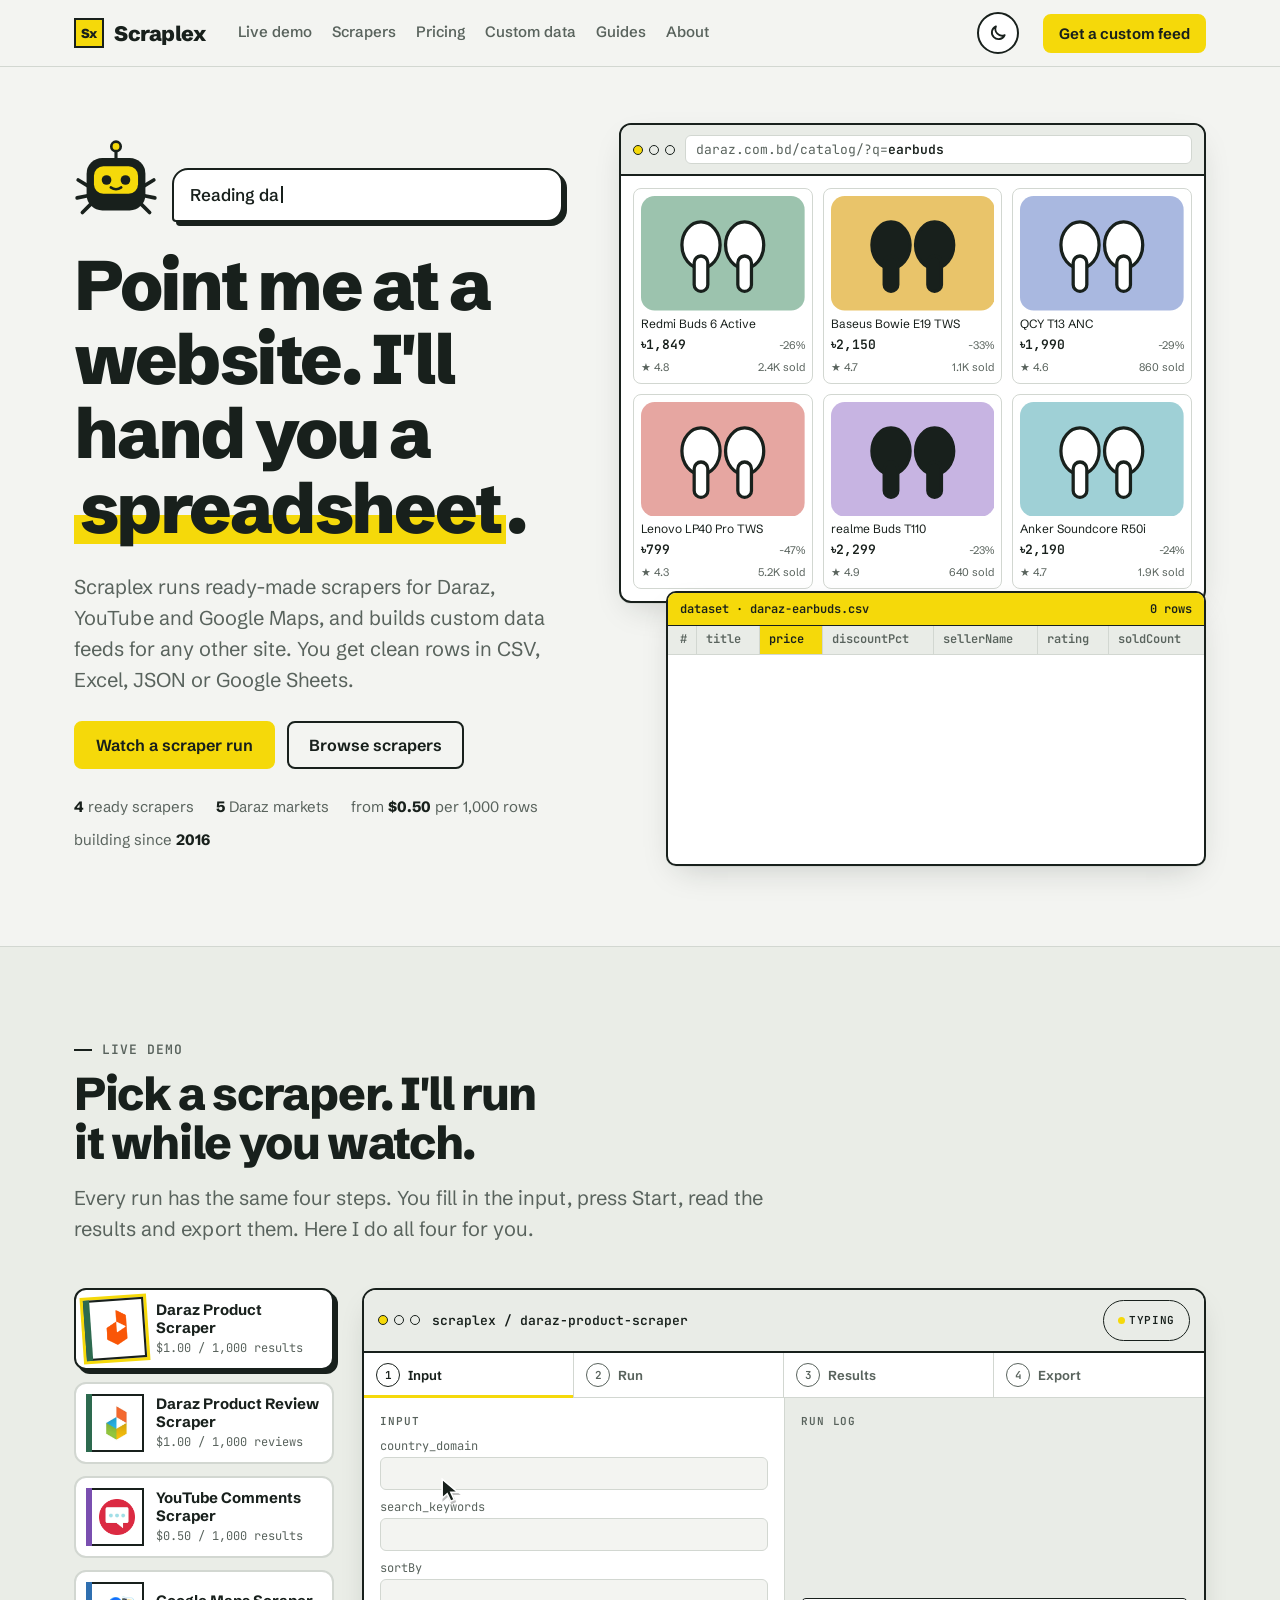
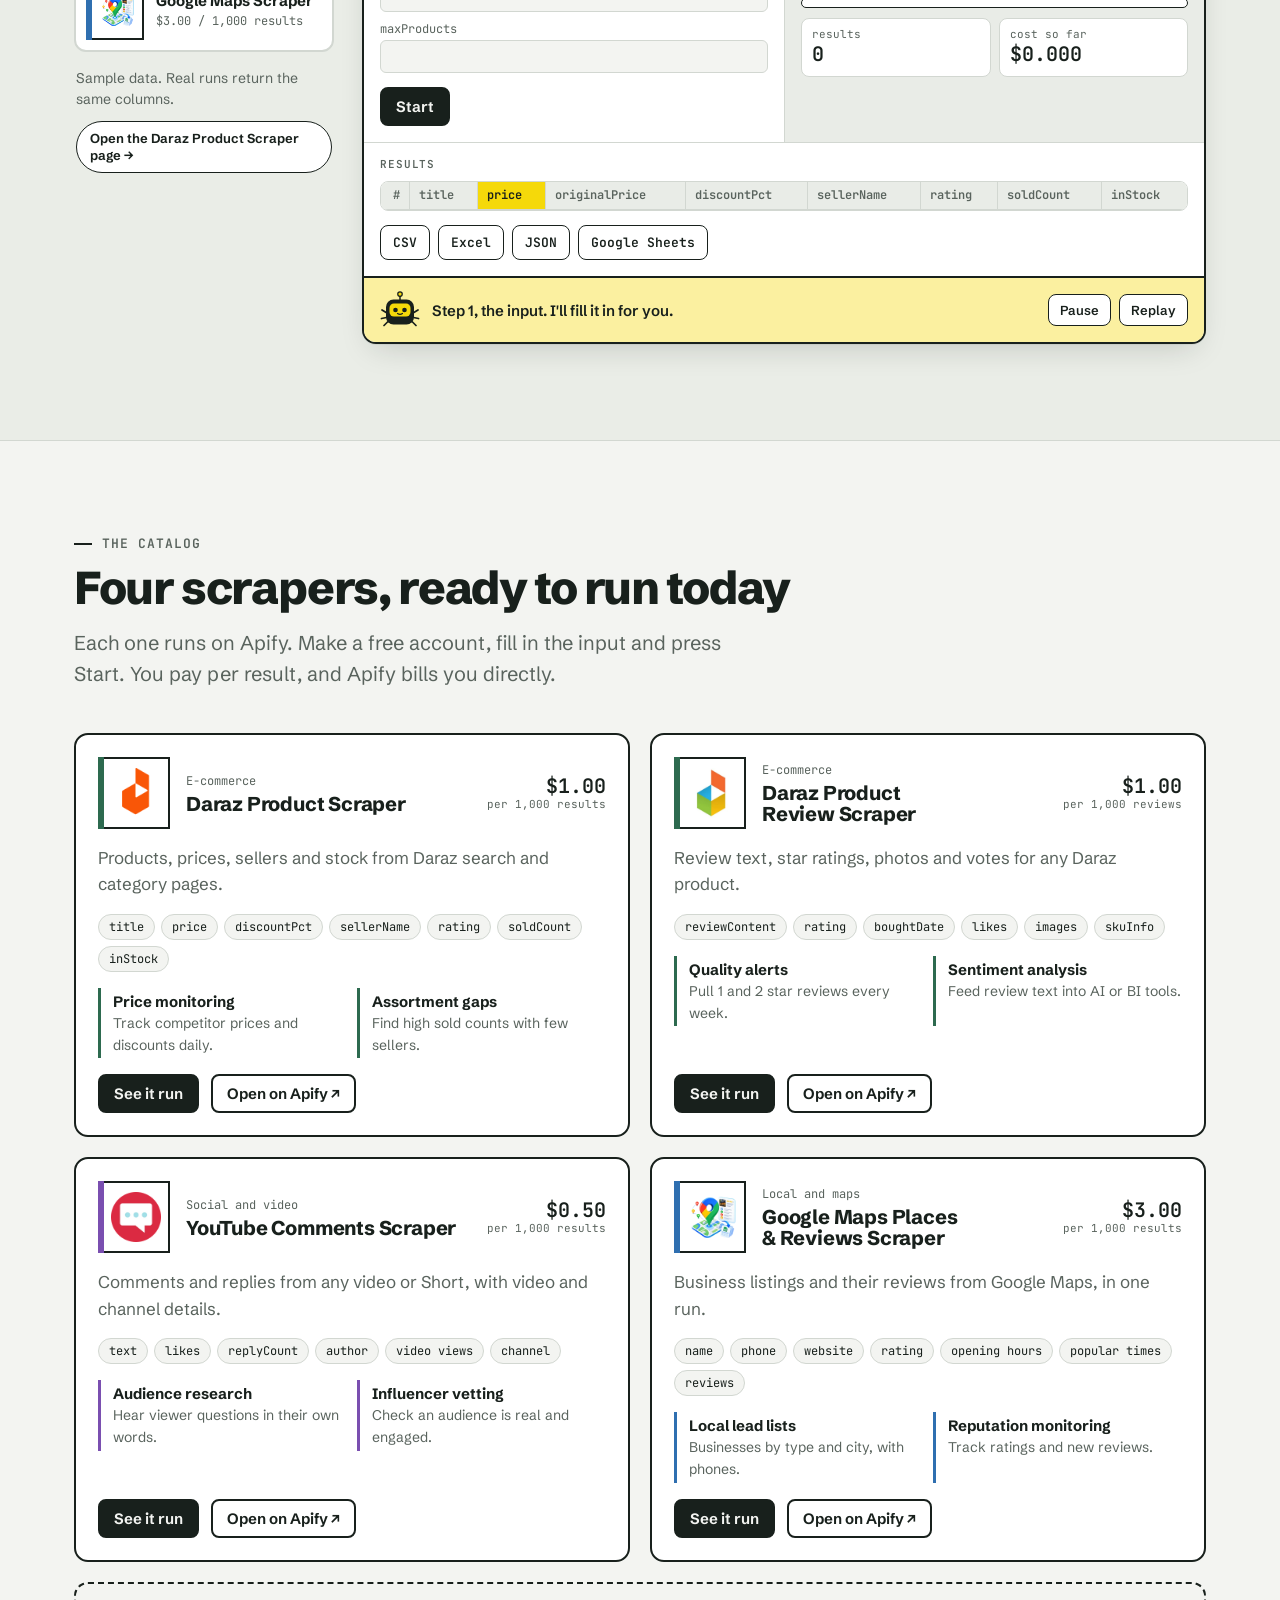
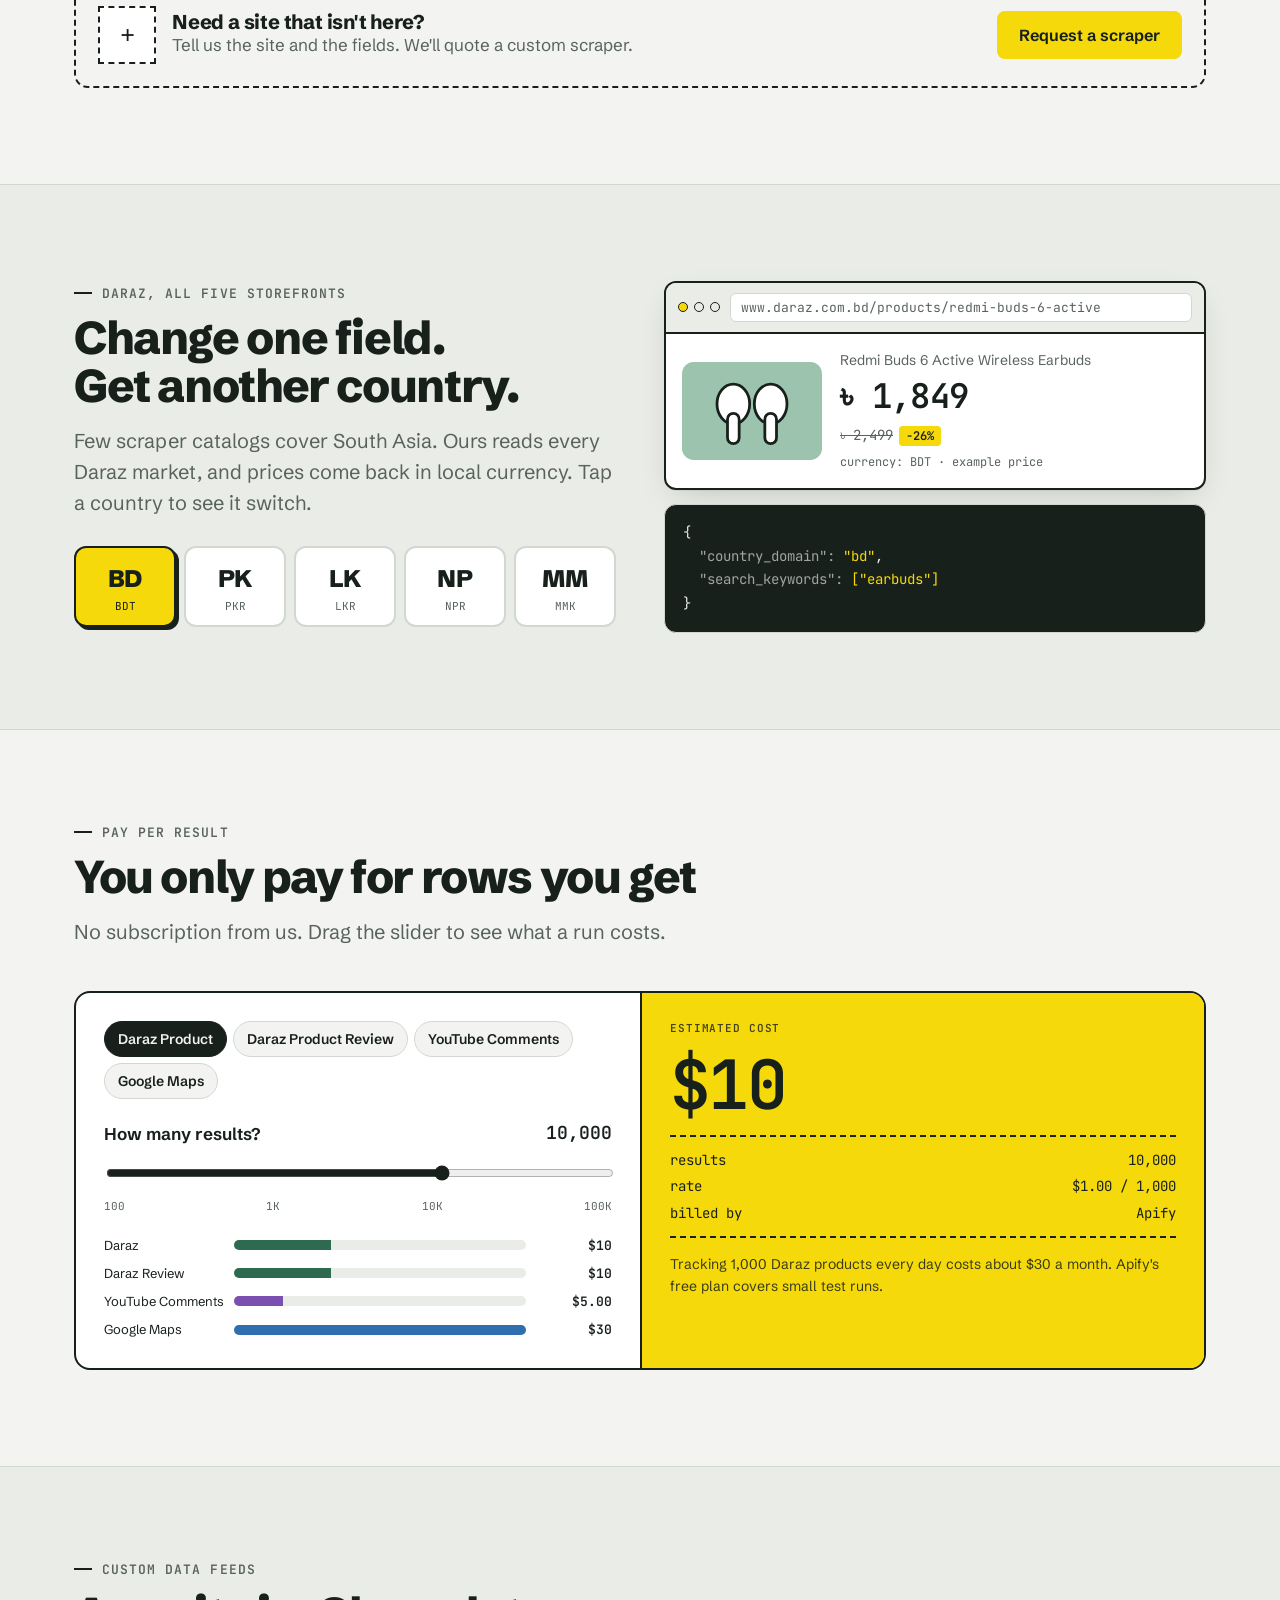
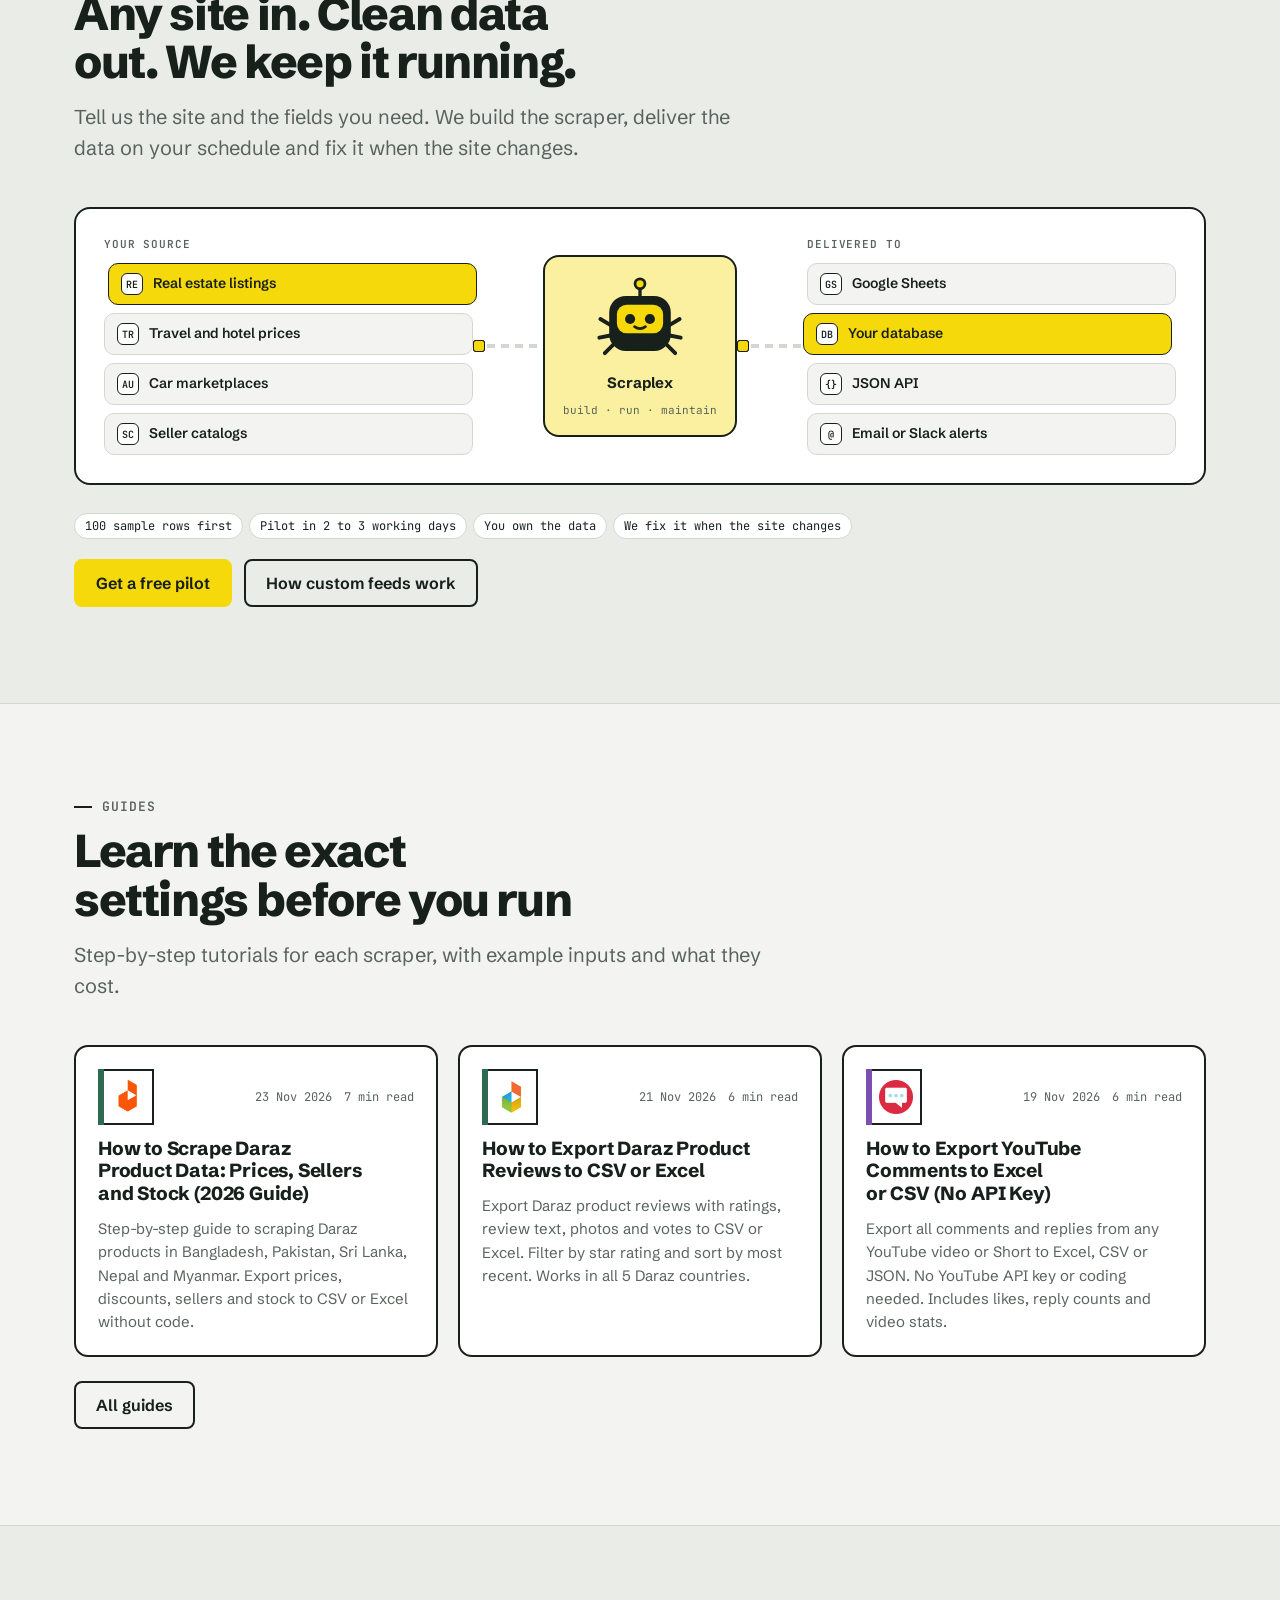
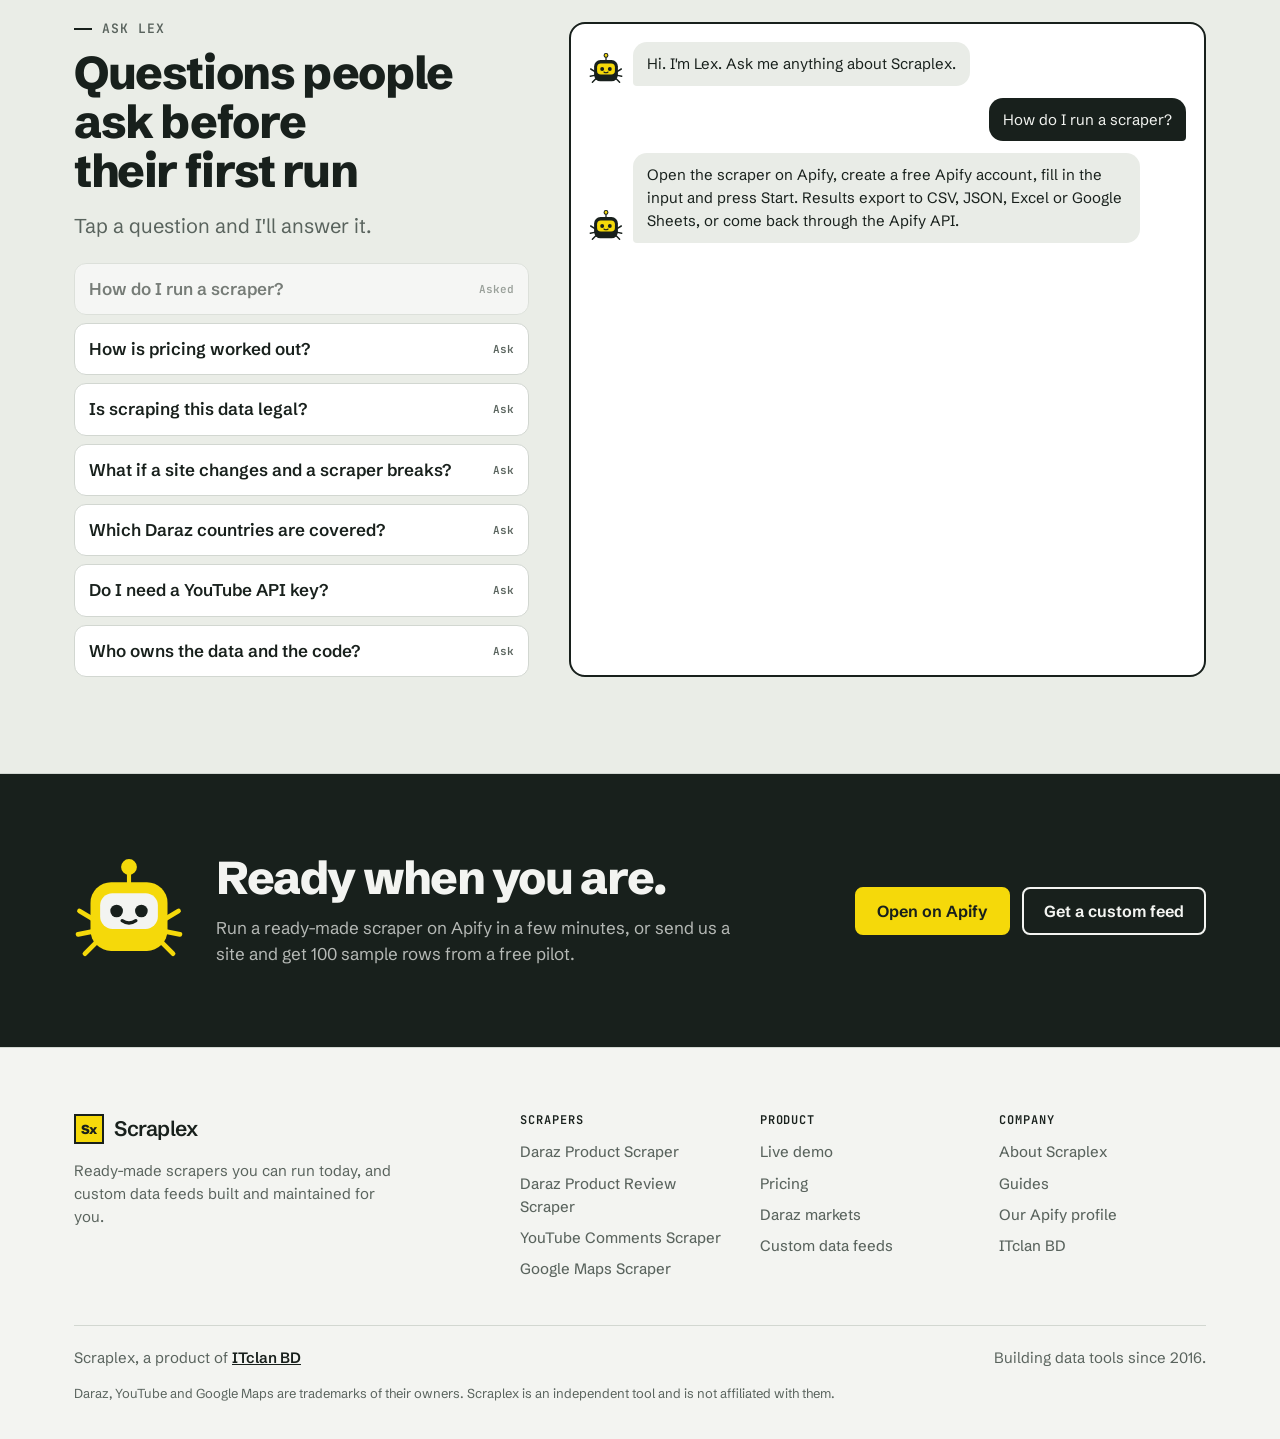
<file: index.html>
<!doctype html>
<html lang="en">
<head>
<meta charset="utf-8">
<!-- @seo -->
<title>Scraplex | Web scrapers and custom data feeds</title>
<meta name="description" content="Ready-made scrapers for Daraz, YouTube and Google Maps, plus custom data feeds built and maintained by ITclan BD. Watch each one run live.">
<meta property="og:site_name" content="Scraplex">
<meta property="og:title" content="Scraplex | Web scrapers and custom data feeds">
<meta property="og:description" content="Ready-made scrapers for Daraz, YouTube and Google Maps, plus custom data feeds built and maintained by ITclan BD. Watch each one run live.">
<meta property="og:type" content="website">
<meta name="twitter:card" content="summary">
<script>(function(){var u=location.origin+"/";var l=document.createElement("link");l.rel="canonical";l.href=u;document.head.appendChild(l);var m=document.createElement("meta");m.setAttribute("property","og:url");m.content=u;document.head.appendChild(m)})()</script>
<script>try{var t=localStorage.getItem("theme");if(t==="dark"||t==="light")document.documentElement.setAttribute("data-theme",t)}catch(e){}</script>
<meta name="google-site-verification" content="PK_tRd7WuOCUDdievt8qqOQf_zm58DncDW0Tk0uQbTg"/>
<!-- /@seo -->
<link rel="icon" href="/assets/favicon.svg" type="image/svg+xml">
<link rel="preconnect" href="https://fonts.googleapis.com">
<link rel="preconnect" href="https://fonts.gstatic.com" crossorigin>
<link href="https://fonts.googleapis.com/css2?family=Schibsted+Grotesk:wght@400..900&family=JetBrains+Mono:wght@400;600&display=swap" rel="stylesheet">
<link rel="stylesheet" href="/assets/site.css">

</head>
<body>
<!-- @header:home -->
<header class="site-head">
  <div class="wrap">
    <a class="brand" href="/" aria-label="Scraplex home"><span class="brand-mark">Sx</span>Scraplex</a>
    <nav class="nav" id="site-nav" aria-label="Main">
      <a href="/#demo" data-nav="demo">Live demo</a>
      <a href="/scrapers" data-nav="scrapers">Scrapers</a>
      <a href="/#pricing" data-nav="pricing">Pricing</a>
      <a href="/custom" data-nav="custom">Custom data</a>
      <a href="/guides" data-nav="guides">Guides</a>
      <a href="/about" data-nav="about">About</a>
    </nav>
    <button class="theme-btn" type="button" aria-label="Switch theme"><svg class="i-moon" viewBox="0 0 24 24" fill="none" stroke="currentColor" stroke-width="2.2" stroke-linecap="round" stroke-linejoin="round" aria-hidden="true"><path d="M20 14.5A8 8 0 0 1 9.5 4a8 8 0 1 0 10.5 10.5z"/></svg><svg class="i-sun" viewBox="0 0 24 24" fill="none" stroke="currentColor" stroke-width="2.2" stroke-linecap="round" aria-hidden="true"><circle cx="12" cy="12" r="4.2"/><path d="M12 2.5v2.2M12 19.3v2.2M2.5 12h2.2M19.3 12h2.2M5.3 5.3l1.6 1.6M17.1 17.1l1.6 1.6M5.3 18.7l1.6-1.6M17.1 6.9l1.6-1.6"/></svg></button>
    <button class="menu-btn" type="button" aria-expanded="false" aria-controls="site-nav"><span><i></i><i></i><i></i></span>Menu</button>
    <a class="btn btn-mark btn-sm head-cta" href="/custom">Get a custom feed</a>
  </div>
</header>
<!-- /@header -->

<main id="top">
  <!-- HERO -->
  <section class="hero" id="hero" data-sec="hero">
    <div class="wrap hero-grid">
      <div class="hero-copy">
        <div class="hero-talk">
          <svg class="lex lex-float" viewBox="0 0 80 80" role="img" aria-label="Lex, the Scraplex bot"></svg>
          <div class="say" id="hero-say" aria-live="polite">Hi, I'm Lex. Watch me read this page for you.</div>
        </div>
        <h1>Point me at a website. I'll hand you a <span class="hl">spreadsheet</span>.</h1>
        <p class="lede">Scraplex runs ready-made scrapers for Daraz, YouTube and Google Maps, and builds custom data feeds for any other site. You get clean rows in CSV, Excel, JSON or Google Sheets.</p>
        <div class="btn-row">
          <a class="btn btn-mark" href="#demo">Watch a scraper run</a>
          <a class="btn" href="#scrapers">Browse scrapers</a>
        </div>
        <div class="hero-stats">
          <span><b>4</b> ready scrapers</span>
          <span><b>5</b> Daraz markets</span>
          <span>from <b>$0.50</b> per 1,000 rows</span>
          <span>building since <b>2016</b></span>
        </div>
      </div>

      <div class="scene" id="scene" aria-label="Animation: Lex reads Daraz products and fills a spreadsheet">
        <div class="browser">
          <div class="b-bar"><div class="b-dots"><i></i><i></i><i></i></div><div class="b-url">daraz.com.bd/catalog/?q=<b>earbuds</b></div></div>
          <div class="p-grid" id="hero-grid"></div>
        </div>
        <div class="reticle" id="reticle"></div>
        <div class="sheet">
          <div class="sheet-top"><span>dataset · daraz-earbuds.csv</span><span class="num" id="hero-count">6 rows</span></div>
          <div class="sheet-scroll">
            <table class="grid" id="hero-table">
              <thead><tr><th class="rn">#</th><th>title</th><th class="sel">price</th><th>discountPct</th><th>sellerName</th><th>rating</th><th>soldCount</th></tr></thead>
              <tbody></tbody>
            </table>
          </div>
          <div class="exports on" id="hero-exports"><span>CSV</span><span>Excel</span><span>JSON</span><span>Google Sheets</span></div>
        </div>
      </div>
    </div>
  </section>

  <!-- DEMO STUDIO -->
  <section class="section" id="demo" data-sec="demo">
    <div class="wrap">
      <div class="section-head">
        <span class="eyebrow">Live demo</span>
        <h2>Pick a scraper. I'll run it while you watch.</h2>
        <p class="lede">Every run has the same four steps. You fill in the input, press Start, read the results and export them. Here I do all four for you.</p>
      </div>
      <div class="studio">
        <div class="picker" id="picker" role="group" aria-label="Choose a scraper to demo"></div>
        <div class="console" id="console">
        </div>
      </div>
    </div>
  </section>

  <!-- CATALOG -->
  <section class="section" id="scrapers" data-sec="scrapers">
    <div class="wrap">
      <div class="section-head">
        <span class="eyebrow">The catalog</span>
        <h2>Four scrapers, ready to run today</h2>
        <p class="lede">Each one runs on Apify. Make a free account, fill in the input and press Start. You pay per result, and Apify bills you directly.</p>
      </div>
      <div class="cards" id="cards"></div>
      <div class="request">
        <div class="request-l">
          <div class="sym" style="--cat:transparent">+</div>
          <div><h3>Need a site that isn't here?</h3><p class="muted">Tell us the site and the fields. We'll quote a custom scraper.</p></div>
        </div>
        <a class="btn btn-mark" href="/custom#quote">Request a scraper</a>
      </div>
    </div>
  </section>

  <!-- MARKETS -->
  <section class="section" id="markets" data-sec="markets">
    <div class="wrap markets">
      <div>
        <div class="section-head" style="margin-bottom:0">
          <span class="eyebrow">Daraz, all five storefronts</span>
          <h2>Change one field. Get another country.</h2>
          <p class="lede">Few scraper catalogs cover South Asia. Ours reads every Daraz market, and prices come back in local currency. Tap a country to see it switch.</p>
        </div>
        <div class="flags" id="flags" role="group" aria-label="Choose a Daraz market"></div>
      </div>
      <div class="mk-stage">
        <div class="browser">
          <div class="b-bar"><div class="b-dots"><i></i><i></i><i></i></div><div class="b-url" id="mk-url">www.daraz.com.bd/products/redmi-buds-6-active</div></div>
          <div class="mk-card">
            <div id="mk-art"></div>
            <div style="display:grid;gap:6px;min-width:0">
              <span class="muted" style="font-size:14px">Redmi Buds 6 Active Wireless Earbuds</span>
              <div class="mk-price" id="mk-price">৳ 1,849</div>
              <div><span class="mk-old" id="mk-old">৳ 2,499</span><span class="mk-badge">-26%</span></div>
              <span class="muted mono" style="font-size:12px" id="mk-cur">currency: BDT · example price</span>
            </div>
          </div>
        </div>
        <div class="code" aria-label="Scraper input">{<br>&nbsp;&nbsp;<span class="k">"country_domain":</span> <span class="v" id="mk-code">"bd"</span>,<br>&nbsp;&nbsp;<span class="k">"search_keywords":</span> <span class="v">["earbuds"]</span><br>}</div>
      </div>
    </div>
  </section>

  <!-- PRICING -->
  <section class="section" id="pricing" data-sec="pricing">
    <div class="wrap">
      <div class="section-head">
        <span class="eyebrow">Pay per result</span>
        <h2>You only pay for rows you get</h2>
        <p class="lede">No subscription from us. Drag the slider to see what a run costs.</p>
      </div>
      <div class="calc">
        <div class="calc-l">
          <div class="seg" id="calc-seg" role="group" aria-label="Scraper"></div>
          <div class="range-wrap">
            <label for="calc-rows">How many results? <output id="calc-out" class="num">10,000</output></label>
            <input type="range" id="calc-rows" min="0" max="1000" value="667">
            <div class="ticks"><span>100</span><span>1K</span><span>10K</span><span>100K</span></div>
          </div>
          <div class="compare" id="calc-cmp"></div>
        </div>
        <div class="calc-r">
          <span class="c-label" style="color:inherit;opacity:.8">Estimated cost</span>
          <div class="big-cost" id="calc-cost">$10.00</div>
          <div class="receipt">
            <div><span>results</span><span id="r-rows">10,000</span></div>
            <div><span>rate</span><span id="r-rate">$1.00 / 1,000</span></div>
            <div><span>billed by</span><span>Apify</span></div>
          </div>
          <small id="calc-tip">Tracking 1,000 Daraz products every day costs about $30 a month. Apify's free plan covers small test runs.</small>
        </div>
      </div>
    </div>
  </section>

  <!-- CUSTOM -->
  <section class="section" id="custom" data-sec="custom">
    <div class="wrap">
      <div class="section-head">
        <span class="eyebrow">Custom data feeds</span>
        <h2>Any site in. Clean data out. We keep it running.</h2>
        <p class="lede">Tell us the site and the fields you need. We build the scraper, deliver the data on your schedule and fix it when the site changes.</p>
      </div>
      <div class="pipe">
        <div class="pipe-col" id="pipe-in">
          <span class="c-label">Your source</span>
          <div class="node"><i>RE</i>Real estate listings</div>
          <div class="node"><i>TR</i>Travel and hotel prices</div>
          <div class="node"><i>AU</i>Car marketplaces</div>
          <div class="node"><i>SC</i>Seller catalogs</div>
        </div>
        <div class="flow" aria-hidden="true"><i></i><i></i><i></i></div>
        <div class="engine">
          <svg class="lex working" viewBox="0 0 80 80" aria-hidden="true"></svg>
          <b>Scraplex</b>
          <small>build · run · maintain</small>
        </div>
        <div class="flow" aria-hidden="true"><i></i><i></i><i></i></div>
        <div class="pipe-col out" id="pipe-out">
          <span class="c-label">Delivered to</span>
          <div class="node"><i>GS</i>Google Sheets</div>
          <div class="node"><i>DB</i>Your database</div>
          <div class="node"><i>{}</i>JSON API</div>
          <div class="node"><i>@</i>Email or Slack alerts</div>
        </div>
      </div>

      <div class="custom-teaser">
        <div class="chips"><span class="chip">100 sample rows first</span><span class="chip">Pilot in 2 to 3 working days</span><span class="chip">You own the data</span><span class="chip">We fix it when the site changes</span></div>
        <div class="btn-row"><a class="btn btn-mark" href="/custom#quote">Get a free pilot</a><a class="btn" href="/custom">How custom feeds work</a></div>
      </div>
    </div>
  </section>

  <!-- GUIDES -->
  <section class="section" id="guides" data-sec="guides">
    <div class="wrap">
      <div class="section-head">
        <span class="eyebrow">Guides</span>
        <h2>Learn the exact settings before you run</h2>
        <p class="lede">Step-by-step tutorials for each scraper, with example inputs and what they cost.</p>
      </div>
<!-- @guides-teaser -->
      <div class="guide-cards"><a class="gcard" href="/guides/scrape-daraz-product-data">
  <div class="gcard-top"><span class="gsym icon cat-ecom" aria-hidden="true"><img src="/assets/icons/daraz-product-scraper.webp" alt="" width="44" height="44" loading="lazy"></span><span class="g-meta"><span>23 Nov 2026</span><span>7 min read</span></span></div>
  <h3>How to Scrape Daraz Product Data: Prices, Sellers and Stock (2026 Guide)</h3>
  <p>Step-by-step guide to scraping Daraz products in Bangladesh, Pakistan, Sri Lanka, Nepal and Myanmar. Export prices, discounts, sellers and stock to CSV or Excel without code.</p>
</a><a class="gcard" href="/guides/export-daraz-reviews">
  <div class="gcard-top"><span class="gsym icon cat-ecom" aria-hidden="true"><img src="/assets/icons/daraz-product-review-scraper.webp" alt="" width="44" height="44" loading="lazy"></span><span class="g-meta"><span>21 Nov 2026</span><span>6 min read</span></span></div>
  <h3>How to Export Daraz Product Reviews to CSV or Excel</h3>
  <p>Export Daraz product reviews with ratings, review text, photos and votes to CSV or Excel. Filter by star rating and sort by most recent. Works in all 5 Daraz countries.</p>
</a><a class="gcard" href="/guides/export-youtube-comments">
  <div class="gcard-top"><span class="gsym icon cat-social" aria-hidden="true"><img src="/assets/icons/youtube-comments-scraper.webp" alt="" width="44" height="44" loading="lazy"></span><span class="g-meta"><span>19 Nov 2026</span><span>6 min read</span></span></div>
  <h3>How to Export YouTube Comments to Excel or CSV (No API Key)</h3>
  <p>Export all comments and replies from any YouTube video or Short to Excel, CSV or JSON. No YouTube API key or coding needed. Includes likes, reply counts and video stats.</p>
</a></div>
<!-- /@guides-teaser -->
      <div style="margin-top:24px"><a class="btn" href="/guides">All guides</a></div>
    </div>
  </section>

  <!-- FAQ -->
  <section class="section" id="faq" data-sec="faq">
    <div class="wrap faq">
      <div style="display:grid;gap:22px">
        <div class="section-head" style="margin-bottom:0">
          <span class="eyebrow">Ask Lex</span>
          <h2>Questions people ask before their first run</h2>
          <p class="lede">Tap a question and I'll answer it.</p>
        </div>
        <div class="qs" id="qs"></div>
      </div>
      <div class="thread" id="thread" aria-live="polite"></div>
    </div>
  </section>

  <!-- CTA -->
  <section class="band">
    <div class="wrap">
      <svg class="lex lex-float" viewBox="0 0 80 80" aria-hidden="true"></svg>
      <div>
        <h2>Ready when you are.</h2>
        <p>Run a ready-made scraper on Apify in a few minutes, or send us a site and get 100 sample rows from a free pilot.</p>
      </div>
      <div class="btn-row">
        <a class="btn btn-mark" href="https://apify.com/itclan-bd" target="_blank" rel="noopener">Open on Apify</a>
        <a class="btn" href="/custom">Get a custom feed</a>
      </div>
    </div>
  </section>
</main>

<!-- @footer -->
<footer class="site-foot">
  <div class="wrap">
    <div class="foot-grid">
      <div class="foot-brand">
        <a class="brand" href="/"><span class="brand-mark">Sx</span>Scraplex</a>
        <p class="muted">Ready-made scrapers you can run today, and custom data feeds built and maintained for you.</p>
      </div>
      <div><h4>Scrapers</h4><ul><li><a href="/scrapers/daraz-product-scraper">Daraz Product Scraper</a></li><li><a href="/scrapers/daraz-product-review-scraper">Daraz Product Review Scraper</a></li><li><a href="/scrapers/youtube-comments-scraper">YouTube Comments Scraper</a></li><li><a href="/scrapers/google-maps-scraper">Google Maps Scraper</a></li></ul></div>
      <div><h4>Product</h4><ul><li><a href="/#demo">Live demo</a></li><li><a href="/#pricing">Pricing</a></li><li><a href="/#markets">Daraz markets</a></li><li><a href="/custom">Custom data feeds</a></li></ul></div>
      <div><h4>Company</h4><ul><li><a href="/about">About Scraplex</a></li><li><a href="/guides">Guides</a></li><li><a href="https://apify.com/itclan-bd" target="_blank" rel="noopener">Our Apify profile</a></li><li><a href="https://itclanbd.com" target="_blank" rel="noopener">ITclan BD</a></li></ul></div>
    </div>
    <div class="foot-base">
      <span>Scraplex, a product of <a href="https://itclanbd.com" target="_blank" rel="noopener">ITclan BD</a></span>
      <span>Building data tools since 2016.</span>
    </div>
    <p class="foot-note">Daraz, YouTube and Google Maps are trademarks of their owners. Scraplex is an independent tool and is not affiliated with them.</p>
  </div>
</footer>
<!-- /@footer -->

<div class="dock off" id="dock" aria-live="polite">
  <div class="say" id="dock-say"><span id="dock-text"></span><br><span id="dock-act"></span><button class="dock-x" id="dock-x" type="button" aria-label="Hide Lex's tips">×</button></div>
  <button class="dock-bot" id="dock-bot" type="button" aria-label="Show Lex's tips"><svg class="lex" viewBox="0 0 80 80" aria-hidden="true"></svg></button>
</div>

<script src="/assets/lex.js"></script>
<script src="/assets/demo.js"></script>
<script src="/assets/home.js"></script>
</body>
</html>
</file>
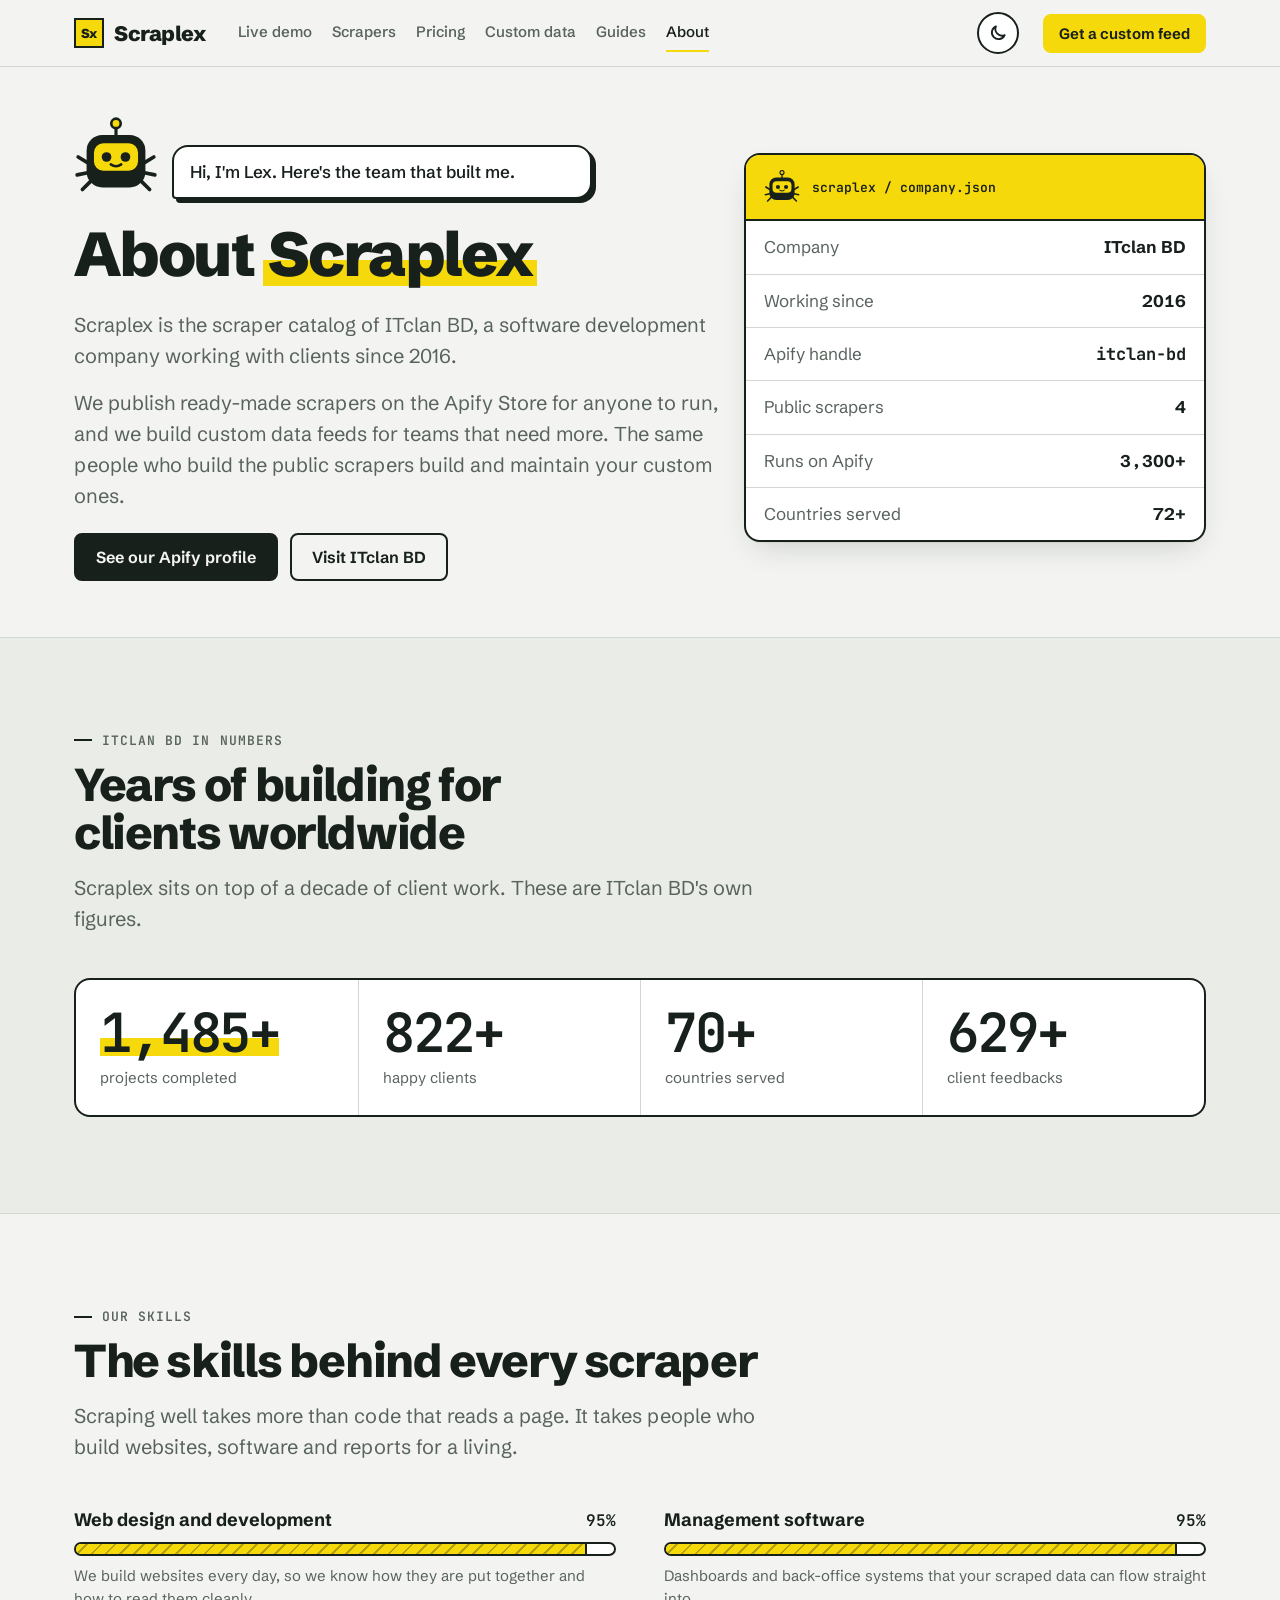
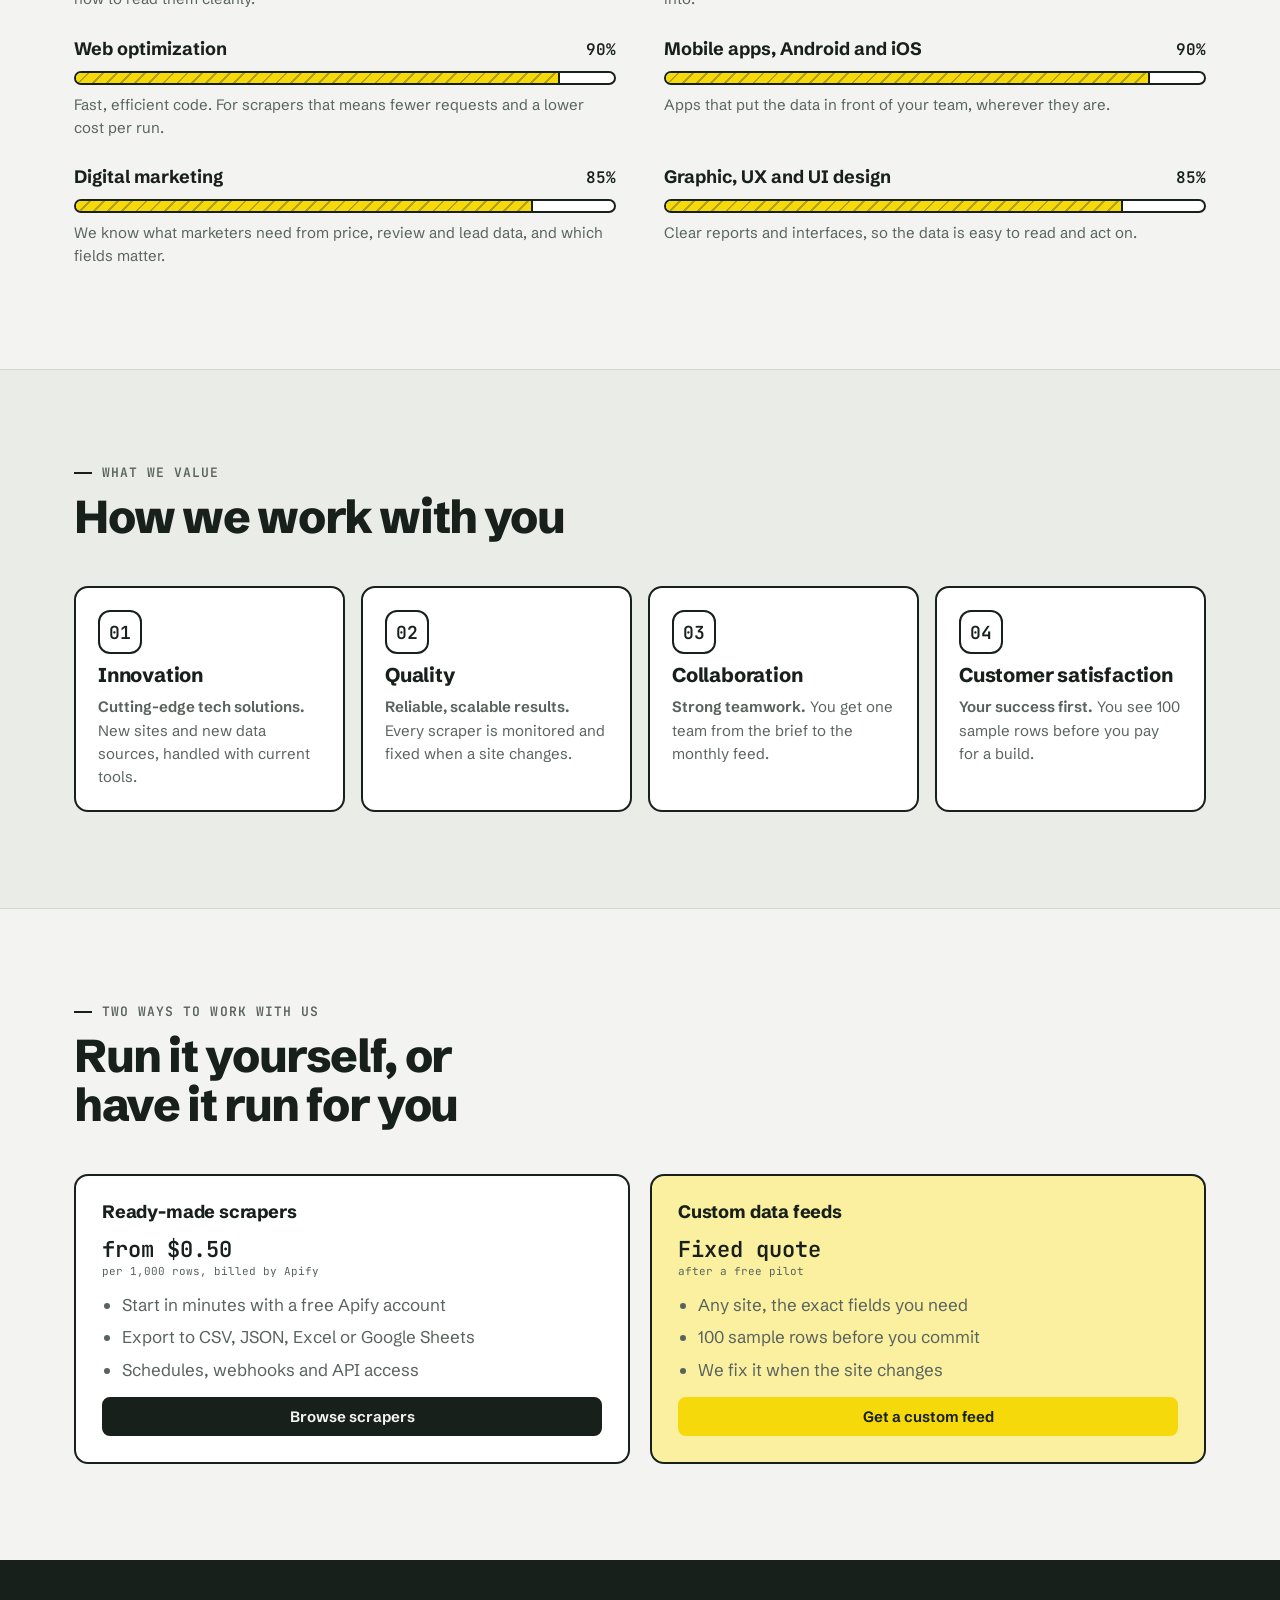
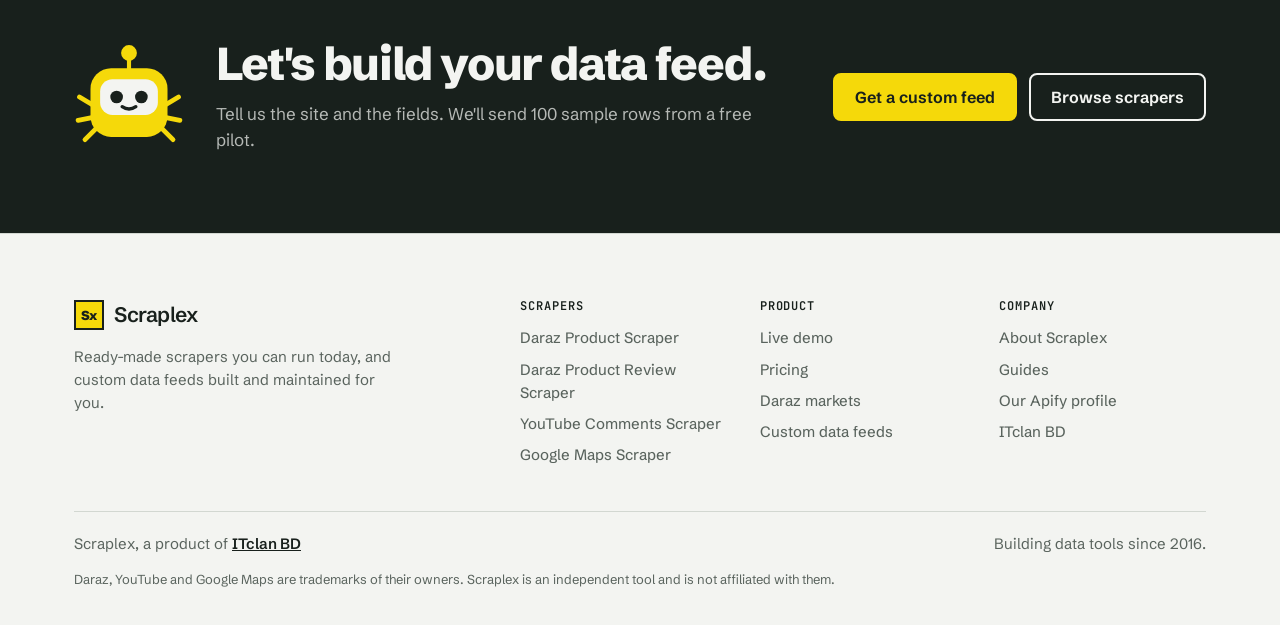
<file: about/index.html>
<!doctype html>
<html lang="en">
<head>
<meta charset="utf-8">
<meta name="viewport" content="width=device-width, initial-scale=1, viewport-fit=cover">
<title>About | Scraplex</title>
<meta name="description" content="Scraplex is the scraper catalog of ITclan BD: ready-made scrapers on Apify and custom data feeds, built by a team working with clients since 2016.">
<meta property="og:site_name" content="Scraplex">
<meta property="og:title" content="About | Scraplex">
<meta property="og:description" content="Scraplex is the scraper catalog of ITclan BD: ready-made scrapers on Apify and custom data feeds, built by a team working with clients since 2016.">
<meta property="og:type" content="website">
<meta name="twitter:card" content="summary">
<script>(function(){var u=location.origin+"/about";var l=document.createElement("link");l.rel="canonical";l.href=u;document.head.appendChild(l);var m=document.createElement("meta");m.setAttribute("property","og:url");m.content=u;document.head.appendChild(m)})()</script>
<script>try{var t=localStorage.getItem("theme");if(t==="dark"||t==="light")document.documentElement.setAttribute("data-theme",t)}catch(e){}</script>
<meta name="google-site-verification" content="PK_tRd7WuOCUDdievt8qqOQf_zm58DncDW0Tk0uQbTg"/>
<link rel="icon" href="/assets/favicon.svg" type="image/svg+xml">
<link rel="preconnect" href="https://fonts.googleapis.com">
<link rel="preconnect" href="https://fonts.gstatic.com" crossorigin>
<link href="https://fonts.googleapis.com/css2?family=Schibsted+Grotesk:wght@400..900&family=JetBrains+Mono:wght@400;600&display=swap" rel="stylesheet">
<link rel="stylesheet" href="/assets/site.css">
<script type="application/ld+json">{"@context": "https://schema.org", "@type": "AboutPage", "name": "About Scraplex", "mainEntity": {"@type": "Organization", "name": "ITclan BD", "url": "https://itclanbd.com", "foundingDate": "2016", "brand": {"@type": "Brand", "name": "Scraplex"}, "sameAs": ["https://apify.com/itclan-bd"]}}</script>
</head>
<body data-tip="Want to work with us? Start with a free pilot of 100 rows." data-tip-href="/custom" data-tip-label="Get a free pilot">
<header class="site-head">
  <div class="wrap">
    <a class="brand" href="/" aria-label="Scraplex home"><span class="brand-mark">Sx</span>Scraplex</a>
    <nav class="nav" id="site-nav" aria-label="Main">
      <a href="/#demo" data-nav="demo">Live demo</a>
      <a href="/scrapers" data-nav="scrapers">Scrapers</a>
      <a href="/#pricing" data-nav="pricing">Pricing</a>
      <a href="/custom" data-nav="custom">Custom data</a>
      <a href="/guides" data-nav="guides">Guides</a>
      <a href="/about" data-nav="about" aria-current="page">About</a>
    </nav>
    <button class="theme-btn" type="button" aria-label="Switch theme"><svg class="i-moon" viewBox="0 0 24 24" fill="none" stroke="currentColor" stroke-width="2.2" stroke-linecap="round" stroke-linejoin="round" aria-hidden="true"><path d="M20 14.5A8 8 0 0 1 9.5 4a8 8 0 1 0 10.5 10.5z"/></svg><svg class="i-sun" viewBox="0 0 24 24" fill="none" stroke="currentColor" stroke-width="2.2" stroke-linecap="round" aria-hidden="true"><circle cx="12" cy="12" r="4.2"/><path d="M12 2.5v2.2M12 19.3v2.2M2.5 12h2.2M19.3 12h2.2M5.3 5.3l1.6 1.6M17.1 17.1l1.6 1.6M5.3 18.7l1.6-1.6M17.1 6.9l1.6-1.6"/></svg></button>
    <button class="menu-btn" type="button" aria-expanded="false" aria-controls="site-nav"><span><i></i><i></i><i></i></span>Menu</button>
    <a class="btn btn-mark btn-sm head-cta" href="/custom">Get a custom feed</a>
  </div>
</header>

<main>
<section class="page-hero">
  <div class="wrap about-hero">
    <div style="display:grid;gap:22px;min-width:0">
      <div class="hero-talk">
        <svg class="lex lex-float" viewBox="0 0 80 80" aria-hidden="true"></svg>
        <div class="say" id="hero-say">Hi, I'm Lex. Here's the team that built me.</div>
      </div>
      <h1>About <span class="hl">Scraplex</span></h1>
      <p class="lede">Scraplex is the scraper catalog of ITclan BD, a software development company working with clients since 2016.</p>
      <p class="lede">We publish ready-made scrapers on the Apify Store for anyone to run, and we build custom data feeds for teams that need more. The same people who build the public scrapers build and maintain your custom ones.</p>
      <div class="btn-row"><a class="btn btn-ink" href="https://apify.com/itclan-bd" target="_blank" rel="noopener">See our Apify profile</a><a class="btn" href="https://itclanbd.com" target="_blank" rel="noopener">Visit ITclan BD</a></div>
    </div>
    <div class="ledger">
      <div class="ledger-top"><svg class="lex" viewBox="0 0 80 80" aria-hidden="true"></svg><span>scraplex / company.json</span></div>
      <dl>
        <div><dt>Company</dt><dd>ITclan BD</dd></div>
        <div><dt>Working since</dt><dd>2016</dd></div>
        <div><dt>Apify handle</dt><dd class="mono">itclan-bd</dd></div>
        <div><dt>Public scrapers</dt><dd>4</dd></div>
        <div><dt>Runs on Apify</dt><dd>3,300+</dd></div>
        <div><dt>Countries served</dt><dd>72+</dd></div>
      </dl>
    </div>
  </div>
</section>

<section class="section">
  <div class="wrap">
    <div class="section-head"><span class="eyebrow">ITclan BD in numbers</span><h2>Years of building for clients worldwide</h2><p class="lede">Scraplex sits on top of a decade of client work. These are ITclan BD's own figures.</p></div>
    <div class="stats">
      <div class="stat"><b data-count="1535" data-suffix="+">1,535+</b><span>projects completed</span></div>
      <div class="stat"><b data-count="850" data-suffix="+">850+</b><span>happy clients</span></div>
      <div class="stat"><b data-count="72" data-suffix="+">72+</b><span>countries served</span></div>
      <div class="stat"><b data-count="650" data-suffix="+">650+</b><span>client feedbacks</span></div>
    </div>
  </div>
</section>

<section class="section">
  <div class="wrap">
    <div class="section-head"><span class="eyebrow">Our skills</span><h2>The skills behind every scraper</h2><p class="lede">Scraping well takes more than code that reads a page. It takes people who build websites, software and reports for a living.</p></div>
    <div class="skills">
      <div class="skill">
        <div class="skill-top"><b>Web design and development</b><span>95%</span></div>
        <div class="skill-bar" role="img" aria-label="Web design and development: 95%"><i style="--w:95%"></i></div>
        <p>We build websites every day, so we know how they are put together and how to read them cleanly.</p>
      </div>
      <div class="skill">
        <div class="skill-top"><b>Management software</b><span>95%</span></div>
        <div class="skill-bar" role="img" aria-label="Management software: 95%"><i style="--w:95%"></i></div>
        <p>Dashboards and back-office systems that your scraped data can flow straight into.</p>
      </div>
      <div class="skill">
        <div class="skill-top"><b>Web optimization</b><span>90%</span></div>
        <div class="skill-bar" role="img" aria-label="Web optimization: 90%"><i style="--w:90%"></i></div>
        <p>Fast, efficient code. For scrapers that means fewer requests and a lower cost per run.</p>
      </div>
      <div class="skill">
        <div class="skill-top"><b>Mobile apps, Android and iOS</b><span>90%</span></div>
        <div class="skill-bar" role="img" aria-label="Mobile apps, Android and iOS: 90%"><i style="--w:90%"></i></div>
        <p>Apps that put the data in front of your team, wherever they are.</p>
      </div>
      <div class="skill">
        <div class="skill-top"><b>Digital marketing</b><span>85%</span></div>
        <div class="skill-bar" role="img" aria-label="Digital marketing: 85%"><i style="--w:85%"></i></div>
        <p>We know what marketers need from price, review and lead data, and which fields matter.</p>
      </div>
      <div class="skill">
        <div class="skill-top"><b>Graphic, UX and UI design</b><span>85%</span></div>
        <div class="skill-bar" role="img" aria-label="Graphic, UX and UI design: 85%"><i style="--w:85%"></i></div>
        <p>Clear reports and interfaces, so the data is easy to read and act on.</p>
      </div>
    </div>
  </div>
</section>

<section class="section">
  <div class="wrap">
    <div class="section-head"><span class="eyebrow">What we value</span><h2>How we work with you</h2></div>
    <div class="values">
      <div class="value"><span class="value-ic">01</span><h3>Innovation</h3><p><em>Cutting-edge tech solutions.</em> New sites and new data sources, handled with current tools.</p></div>
      <div class="value"><span class="value-ic">02</span><h3>Quality</h3><p><em>Reliable, scalable results.</em> Every scraper is monitored and fixed when a site changes.</p></div>
      <div class="value"><span class="value-ic">03</span><h3>Collaboration</h3><p><em>Strong teamwork.</em> You get one team from the brief to the monthly feed.</p></div>
      <div class="value"><span class="value-ic">04</span><h3>Customer satisfaction</h3><p><em>Your success first.</em> You see 100 sample rows before you pay for a build.</p></div>
    </div>
  </div>
</section>

<section class="section" style="border-bottom:0">
  <div class="wrap">
    <div class="section-head"><span class="eyebrow">Two ways to work with us</span><h2>Run it yourself, or have it run for you</h2></div>
    <div class="paths2">
      <div class="box">
        <h3>Ready-made scrapers</h3>
        <div class="box-price">from $0.50<span>per 1,000 rows, billed by Apify</span></div>
        <ul><li>Start in minutes with a free Apify account</li><li>Export to CSV, JSON, Excel or Google Sheets</li><li>Schedules, webhooks and API access</li></ul>
        <a class="btn btn-ink btn-sm" href="/#scrapers">Browse scrapers</a>
      </div>
      <div class="box hl">
        <h3>Custom data feeds</h3>
        <div class="box-price">Fixed quote<span>after a free pilot</span></div>
        <ul><li>Any site, the exact fields you need</li><li>100 sample rows before you commit</li><li>We fix it when the site changes</li></ul>
        <a class="btn btn-mark btn-sm" href="/custom">Get a custom feed</a>
      </div>
    </div>
  </div>
</section>

<section class="band">
  <div class="wrap">
    <svg class="lex lex-float" viewBox="0 0 80 80" aria-hidden="true"></svg>
    <div><h2>Let&#x27;s build your data feed.</h2><p>Tell us the site and the fields. We&#x27;ll send 100 sample rows from a free pilot.</p></div>
    <div class="btn-row"><a class="btn btn-mark" href="/custom">Get a custom feed</a><a class="btn " href="/#scrapers">Browse scrapers</a></div>
  </div>
</section>
</main>

<footer class="site-foot">
  <div class="wrap">
    <div class="foot-grid">
      <div class="foot-brand">
        <a class="brand" href="/"><span class="brand-mark">Sx</span>Scraplex</a>
        <p class="muted">Ready-made scrapers you can run today, and custom data feeds built and maintained for you.</p>
      </div>
      <div><h4>Scrapers</h4><ul><li><a href="/scrapers/daraz-product-scraper">Daraz Product Scraper</a></li><li><a href="/scrapers/daraz-product-review-scraper">Daraz Product Review Scraper</a></li><li><a href="/scrapers/youtube-comments-scraper">YouTube Comments Scraper</a></li><li><a href="/scrapers/google-maps-scraper">Google Maps Scraper</a></li></ul></div>
      <div><h4>Product</h4><ul><li><a href="/#demo">Live demo</a></li><li><a href="/#pricing">Pricing</a></li><li><a href="/#markets">Daraz markets</a></li><li><a href="/custom">Custom data feeds</a></li></ul></div>
      <div><h4>Company</h4><ul><li><a href="/about">About Scraplex</a></li><li><a href="/guides">Guides</a></li><li><a href="https://apify.com/itclan-bd" target="_blank" rel="noopener">Our Apify profile</a></li><li><a href="https://itclanbd.com" target="_blank" rel="noopener">ITclan BD</a></li></ul></div>
    </div>
    <div class="foot-base">
      <span>Scraplex, a product of <a href="https://itclanbd.com" target="_blank" rel="noopener">ITclan BD</a></span>
      <span>Building data tools since 2016.</span>
    </div>
    <p class="foot-note">Daraz, YouTube and Google Maps are trademarks of their owners. Scraplex is an independent tool and is not affiliated with them.</p>
  </div>
</footer>

<div class="dock off" id="dock" aria-live="polite">
  <div class="say" id="dock-say"><span id="dock-text"></span><br><span id="dock-act"></span><button class="dock-x" id="dock-x" type="button" aria-label="Hide Lex's tips">×</button></div>
  <button class="dock-bot" id="dock-bot" type="button" aria-label="Show Lex's tips"><svg class="lex" viewBox="0 0 80 80" aria-hidden="true"></svg></button>
</div>

<script src="/assets/lex.js"></script>
</body>
</html>
</file>
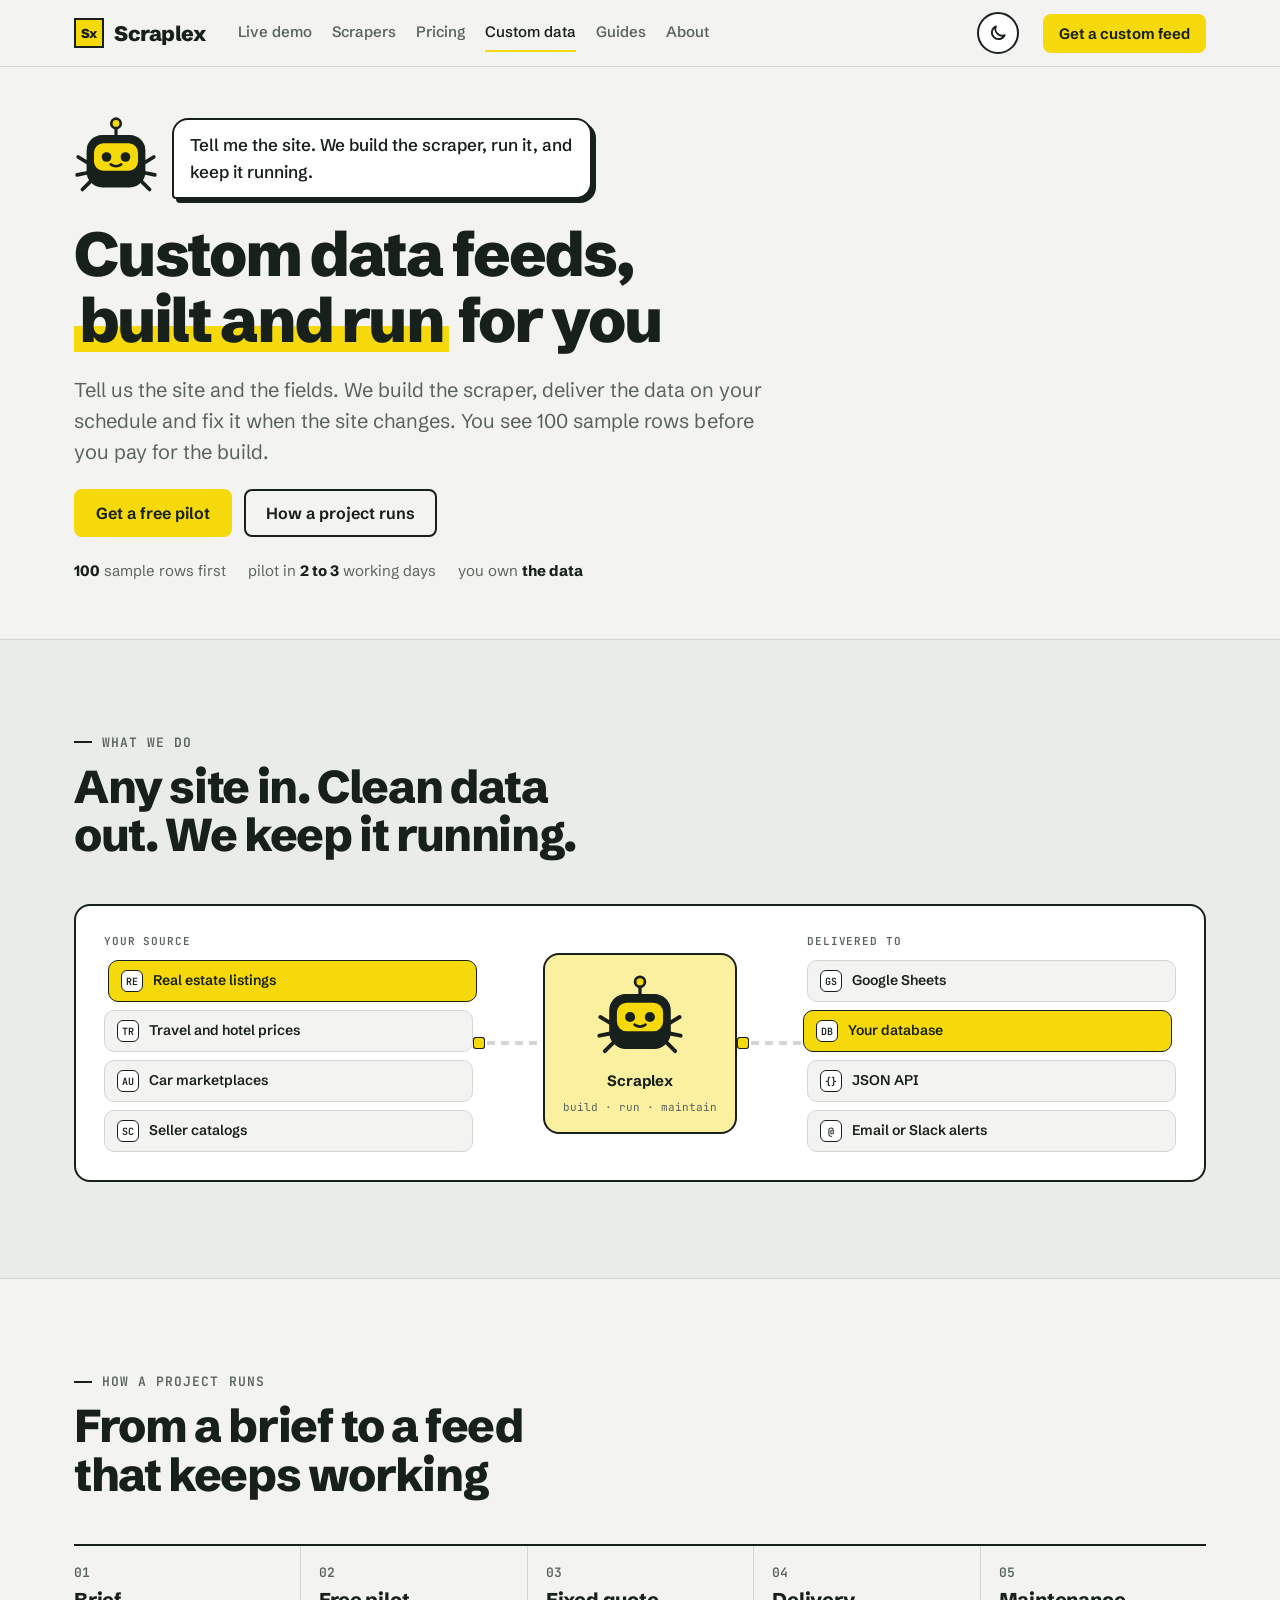
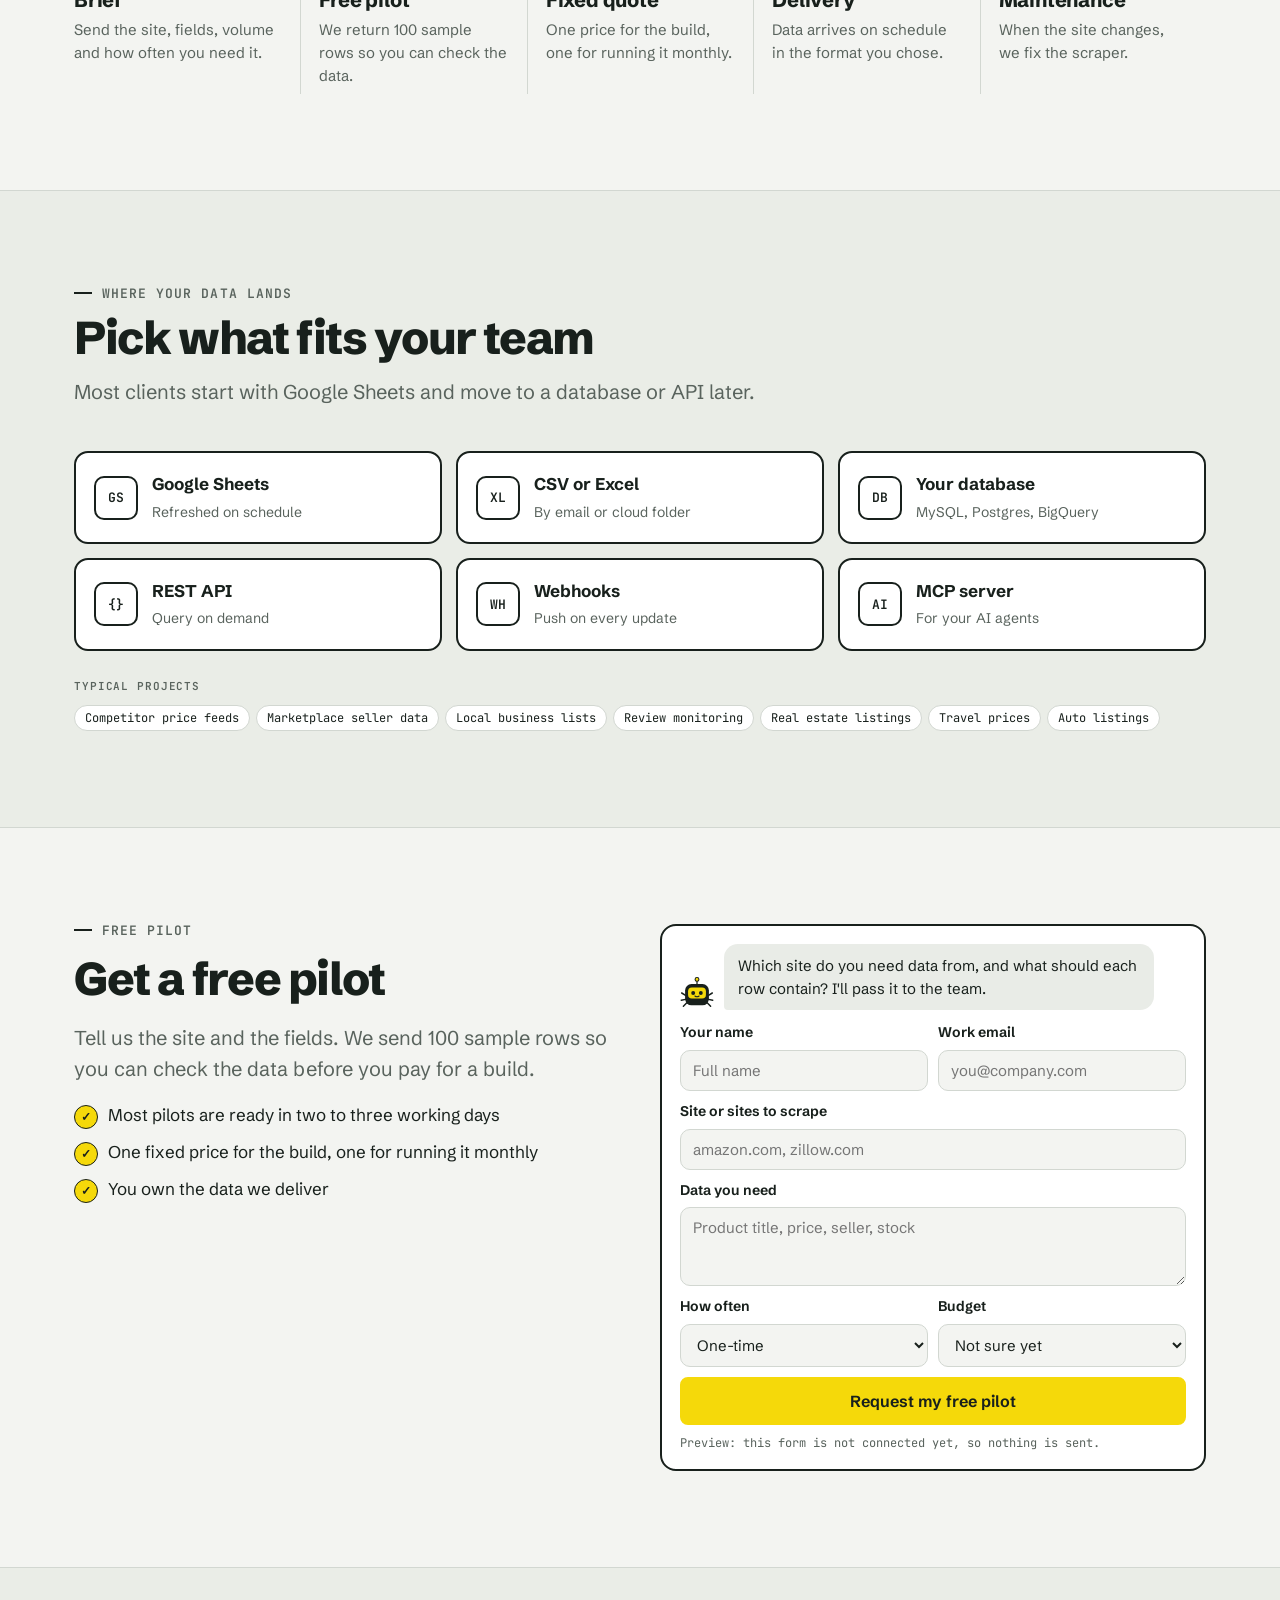
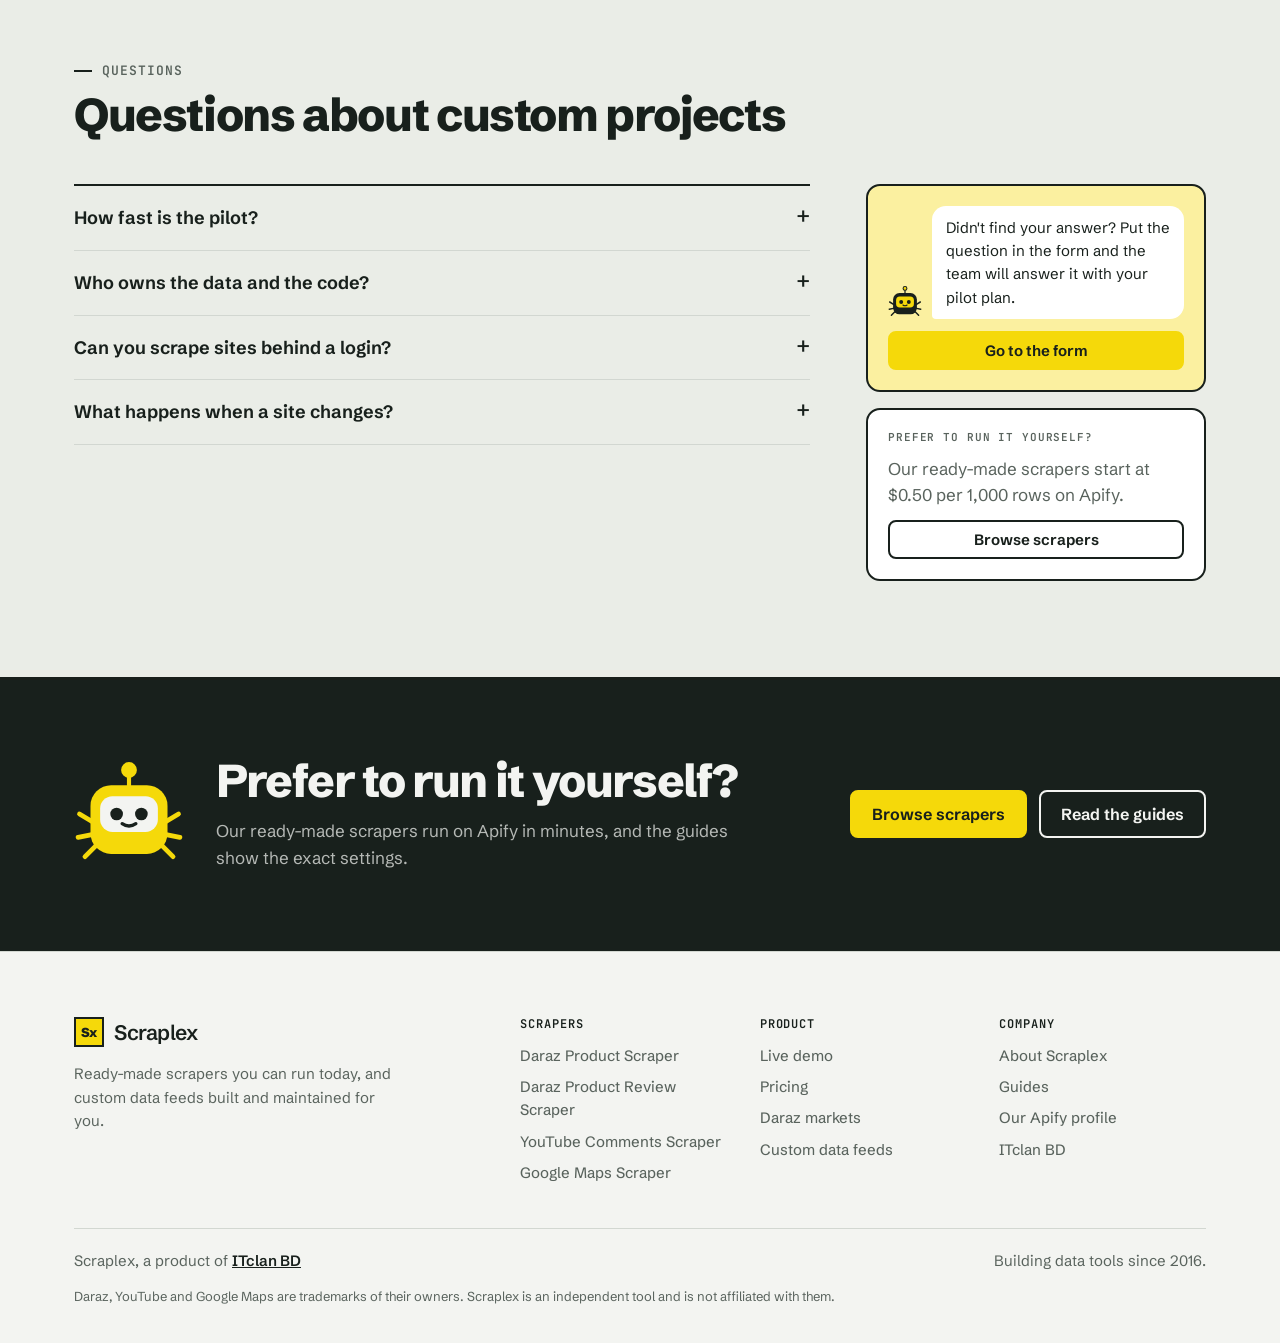
<file: custom/index.html>
<!doctype html>
<html lang="en">
<head>
<meta charset="utf-8">
<meta name="viewport" content="width=device-width, initial-scale=1, viewport-fit=cover">
<title>Custom data feeds | Scraplex</title>
<meta name="description" content="Custom web scrapers built, run and maintained for you. Get 100 sample rows from a free pilot before you pay for a build.">
<meta property="og:site_name" content="Scraplex">
<meta property="og:title" content="Custom data feeds | Scraplex">
<meta property="og:description" content="Custom web scrapers built, run and maintained for you. Get 100 sample rows from a free pilot before you pay for a build.">
<meta property="og:type" content="website">
<meta name="twitter:card" content="summary">
<script>(function(){var u=location.origin+"/custom";var l=document.createElement("link");l.rel="canonical";l.href=u;document.head.appendChild(l);var m=document.createElement("meta");m.setAttribute("property","og:url");m.content=u;document.head.appendChild(m)})()</script>
<script>try{var t=localStorage.getItem("theme");if(t==="dark"||t==="light")document.documentElement.setAttribute("data-theme",t)}catch(e){}</script>
<meta name="google-site-verification" content="PK_tRd7WuOCUDdievt8qqOQf_zm58DncDW0Tk0uQbTg"/>
<link rel="icon" href="/assets/favicon.svg" type="image/svg+xml">
<link rel="preconnect" href="https://fonts.googleapis.com">
<link rel="preconnect" href="https://fonts.gstatic.com" crossorigin>
<link href="https://fonts.googleapis.com/css2?family=Schibsted+Grotesk:wght@400..900&family=JetBrains+Mono:wght@400;600&display=swap" rel="stylesheet">
<link rel="stylesheet" href="/assets/site.css">
<script type="application/ld+json">{"@context": "https://schema.org", "@type": "Service", "name": "Custom data feeds", "serviceType": "Web data extraction", "provider": {"@type": "Organization", "name": "ITclan BD", "url": "https://itclanbd.com"}, "description": "Custom web scrapers built, run and maintained for you, delivered to Google Sheets, your database or an API."}</script>
<script type="application/ld+json">{"@context": "https://schema.org", "@type": "FAQPage", "mainEntity": [{"@type": "Question", "name": "How fast is the pilot?", "acceptedAnswer": {"@type": "Answer", "text": "Most pilots are ready in two to three working days."}}, {"@type": "Question", "name": "Who owns the data and the code?", "acceptedAnswer": {"@type": "Answer", "text": "You own the data we deliver. Scraper code can be handed over on request as part of the quote."}}, {"@type": "Question", "name": "Can you scrape sites behind a login?", "acceptedAnswer": {"@type": "Answer", "text": "Sometimes, when you have the right to access the data. We review each case during the brief."}}, {"@type": "Question", "name": "What happens when a site changes?", "acceptedAnswer": {"@type": "Answer", "text": "Our monitoring flags failed runs and we fix the scraper. Maintenance is part of every monthly plan."}}]}</script>
</head>
<body data-tip="Fill in the form and I'll pass it to the team. You get 100 sample rows first." data-tip-href="#quote" data-tip-label="Go to the form">
<header class="site-head">
  <div class="wrap">
    <a class="brand" href="/" aria-label="Scraplex home"><span class="brand-mark">Sx</span>Scraplex</a>
    <nav class="nav" id="site-nav" aria-label="Main">
      <a href="/#demo" data-nav="demo">Live demo</a>
      <a href="/scrapers" data-nav="scrapers">Scrapers</a>
      <a href="/#pricing" data-nav="pricing">Pricing</a>
      <a href="/custom" data-nav="custom" aria-current="page">Custom data</a>
      <a href="/guides" data-nav="guides">Guides</a>
      <a href="/about" data-nav="about">About</a>
    </nav>
    <button class="theme-btn" type="button" aria-label="Switch theme"><svg class="i-moon" viewBox="0 0 24 24" fill="none" stroke="currentColor" stroke-width="2.2" stroke-linecap="round" stroke-linejoin="round" aria-hidden="true"><path d="M20 14.5A8 8 0 0 1 9.5 4a8 8 0 1 0 10.5 10.5z"/></svg><svg class="i-sun" viewBox="0 0 24 24" fill="none" stroke="currentColor" stroke-width="2.2" stroke-linecap="round" aria-hidden="true"><circle cx="12" cy="12" r="4.2"/><path d="M12 2.5v2.2M12 19.3v2.2M2.5 12h2.2M19.3 12h2.2M5.3 5.3l1.6 1.6M17.1 17.1l1.6 1.6M5.3 18.7l1.6-1.6M17.1 6.9l1.6-1.6"/></svg></button>
    <button class="menu-btn" type="button" aria-expanded="false" aria-controls="site-nav"><span><i></i><i></i><i></i></span>Menu</button>
    <a class="btn btn-mark btn-sm head-cta" href="/custom">Get a custom feed</a>
  </div>
</header>

<main>
<section class="page-hero">
  <div class="wrap">
    <div class="hero-talk">
      <svg class="lex lex-float" viewBox="0 0 80 80" aria-hidden="true"></svg>
      <div class="say" id="hero-say">Tell me the site. We build the scraper, run it, and keep it running.</div>
    </div>
    <h1>Custom data feeds, <span class="hl">built and run</span> for you</h1>
    <p class="lede">Tell us the site and the fields. We build the scraper, deliver the data on your schedule and fix it when the site changes. You see 100 sample rows before you pay for the build.</p>
    <div class="btn-row"><a class="btn btn-mark" href="#quote">Get a free pilot</a><a class="btn" href="#process">How a project runs</a></div>
    <div class="hero-stats"><span><b>100</b> sample rows first</span><span>pilot in <b>2 to 3</b> working days</span><span>you own <b>the data</b></span></div>
  </div>
</section>

<section class="section">
  <div class="wrap">
    <div class="section-head"><span class="eyebrow">What we do</span><h2>Any site in. Clean data out. We keep it running.</h2></div>
    <div class="pipe">
      <div class="pipe-col" id="pipe-in">
        <span class="c-label">Your source</span>
        <div class="node"><i>RE</i>Real estate listings</div>
        <div class="node"><i>TR</i>Travel and hotel prices</div>
        <div class="node"><i>AU</i>Car marketplaces</div>
        <div class="node"><i>SC</i>Seller catalogs</div>
      </div>
      <div class="flow" aria-hidden="true"><i></i><i></i><i></i></div>
      <div class="engine">
        <svg class="lex working" viewBox="0 0 80 80" aria-hidden="true"></svg>
        <b>Scraplex</b>
        <small>build · run · maintain</small>
      </div>
      <div class="flow" aria-hidden="true"><i></i><i></i><i></i></div>
      <div class="pipe-col out" id="pipe-out">
        <span class="c-label">Delivered to</span>
        <div class="node"><i>GS</i>Google Sheets</div>
        <div class="node"><i>DB</i>Your database</div>
        <div class="node"><i>{}</i>JSON API</div>
        <div class="node"><i>@</i>Email or Slack alerts</div>
      </div>
    </div>
  </div>
</section>

<section class="section" id="process">
  <div class="wrap">
    <div class="section-head"><span class="eyebrow">How a project runs</span><h2>From a brief to a feed that keeps working</h2></div>
    <div class="steps" style="margin-top:0"><div class="step"><span class="step-n">01</span><h3>Brief</h3><p>Send the site, fields, volume and how often you need it.</p></div><div class="step"><span class="step-n">02</span><h3>Free pilot</h3><p>We return 100 sample rows so you can check the data.</p></div><div class="step"><span class="step-n">03</span><h3>Fixed quote</h3><p>One price for the build, one for running it monthly.</p></div><div class="step"><span class="step-n">04</span><h3>Delivery</h3><p>Data arrives on schedule in the format you chose.</p></div><div class="step"><span class="step-n">05</span><h3>Maintenance</h3><p>When the site changes, we fix the scraper.</p></div></div>
  </div>
</section>

<section class="section">
  <div class="wrap">
    <div class="section-head"><span class="eyebrow">Where your data lands</span><h2>Pick what fits your team</h2><p class="lede">Most clients start with Google Sheets and move to a database or API later.</p></div>
    <div class="deliver"><div class="dl"><i>GS</i><div><b>Google Sheets</b><span>Refreshed on schedule</span></div></div><div class="dl"><i>XL</i><div><b>CSV or Excel</b><span>By email or cloud folder</span></div></div><div class="dl"><i>DB</i><div><b>Your database</b><span>MySQL, Postgres, BigQuery</span></div></div><div class="dl"><i>{}</i><div><b>REST API</b><span>Query on demand</span></div></div><div class="dl"><i>WH</i><div><b>Webhooks</b><span>Push on every update</span></div></div><div class="dl"><i>AI</i><div><b>MCP server</b><span>For your AI agents</span></div></div></div>
    <div style="margin-top:28px;display:grid;gap:12px"><span class="c-label">Typical projects</span><div class="chips"><span class="chip">Competitor price feeds</span><span class="chip">Marketplace seller data</span><span class="chip">Local business lists</span><span class="chip">Review monitoring</span><span class="chip">Real estate listings</span><span class="chip">Travel prices</span><span class="chip">Auto listings</span></div></div>
  </div>
</section>

<section class="section" id="quote">
  <div class="wrap">
    <div class="ask" style="margin-top:0">
      <div class="ask-copy">
        <span class="eyebrow">Free pilot</span>
        <h2>Get a free pilot</h2>
        <p class="lede">Tell us the site and the fields. We send 100 sample rows so you can check the data before you pay for a build.</p>
        <ul class="ticks-list"><li>Most pilots are ready in two to three working days</li><li>One fixed price for the build, one for running it monthly</li><li>You own the data we deliver</li></ul>
      </div>
      <div class="chatbox" id="req-box">
        <div class="msg"><svg class="lex" viewBox="0 0 80 80" aria-hidden="true"></svg><div class="bub">Which site do you need data from, and what should each row contain? I'll pass it to the team.</div></div>
        <form id="req-form" class="qform" novalidate>
          <div class="two">
            <label for="f-name">Your name<input id="f-name" name="name" required autocomplete="name" placeholder="Full name"></label>
            <label for="f-email">Work email<input id="f-email" name="email" type="email" required autocomplete="email" placeholder="you@company.com"></label>
          </div>
          <label for="f-site">Site or sites to scrape<input id="f-site" name="site" required placeholder="amazon.com, zillow.com" autocomplete="off"></label>
          <label for="f-fields">Data you need<textarea id="f-fields" name="fields" rows="3" placeholder="Product title, price, seller, stock"></textarea></label>
          <div class="two">
            <label for="f-freq">How often<select id="f-freq" name="freq"><option>One-time</option><option>Daily</option><option>Weekly</option><option>Monthly</option></select></label>
            <label for="f-budget">Budget<select id="f-budget" name="budget"><option>Not sure yet</option><option>$500 to $2,000</option><option>$2,000 to $5,000</option><option>$5,000 or more</option><option>Monthly feed</option></select></label>
          </div>
          <button class="btn btn-mark" type="submit">Request my free pilot</button>
          <span class="preview-note">Preview: this form is not connected yet, so nothing is sent.</span>
        </form>
      </div>
    </div>
  </div>
</section>

<section class="section" style="border-bottom:0">
  <div class="wrap">
    <div class="section-head"><span class="eyebrow">Questions</span><h2>Questions about custom projects</h2></div>
    <div class="faq-wrap">
      <div class="faq-list"><details><summary>How fast is the pilot?</summary><p>Most pilots are ready in two to three working days.</p></details><details><summary>Who owns the data and the code?</summary><p>You own the data we deliver. Scraper code can be handed over on request as part of the quote.</p></details><details><summary>Can you scrape sites behind a login?</summary><p>Sometimes, when you have the right to access the data. We review each case during the brief.</p></details><details><summary>What happens when a site changes?</summary><p>Our monitoring flags failed runs and we fix the scraper. Maintenance is part of every monthly plan.</p></details></div>
      <aside class="faq-aside">
        <div class="box hl">
          <div class="msg"><svg class="lex" viewBox="0 0 80 80" aria-hidden="true"></svg><div class="bub">Didn't find your answer? Put the question in the form and the team will answer it with your pilot plan.</div></div>
          <a class="btn btn-mark btn-sm" href="#quote">Go to the form</a>
        </div>
        <div class="box">
          <span class="c-label">Prefer to run it yourself?</span>
          <p class="muted">Our ready-made scrapers start at $0.50 per 1,000 rows on Apify.</p>
          <a class="btn btn-sm" href="/scrapers">Browse scrapers</a>
        </div>
      </aside>
    </div>
  </div>
</section>

<section class="band">
  <div class="wrap">
    <svg class="lex lex-float" viewBox="0 0 80 80" aria-hidden="true"></svg>
    <div><h2>Prefer to run it yourself?</h2><p>Our ready-made scrapers run on Apify in minutes, and the guides show the exact settings.</p></div>
    <div class="btn-row"><a class="btn btn-mark" href="/#scrapers">Browse scrapers</a><a class="btn " href="/guides">Read the guides</a></div>
  </div>
</section>
</main>

<footer class="site-foot">
  <div class="wrap">
    <div class="foot-grid">
      <div class="foot-brand">
        <a class="brand" href="/"><span class="brand-mark">Sx</span>Scraplex</a>
        <p class="muted">Ready-made scrapers you can run today, and custom data feeds built and maintained for you.</p>
      </div>
      <div><h4>Scrapers</h4><ul><li><a href="/scrapers/daraz-product-scraper">Daraz Product Scraper</a></li><li><a href="/scrapers/daraz-product-review-scraper">Daraz Product Review Scraper</a></li><li><a href="/scrapers/youtube-comments-scraper">YouTube Comments Scraper</a></li><li><a href="/scrapers/google-maps-scraper">Google Maps Scraper</a></li></ul></div>
      <div><h4>Product</h4><ul><li><a href="/#demo">Live demo</a></li><li><a href="/#pricing">Pricing</a></li><li><a href="/#markets">Daraz markets</a></li><li><a href="/custom">Custom data feeds</a></li></ul></div>
      <div><h4>Company</h4><ul><li><a href="/about">About Scraplex</a></li><li><a href="/guides">Guides</a></li><li><a href="https://apify.com/itclan-bd" target="_blank" rel="noopener">Our Apify profile</a></li><li><a href="https://itclanbd.com" target="_blank" rel="noopener">ITclan BD</a></li></ul></div>
    </div>
    <div class="foot-base">
      <span>Scraplex, a product of <a href="https://itclanbd.com" target="_blank" rel="noopener">ITclan BD</a></span>
      <span>Building data tools since 2016.</span>
    </div>
    <p class="foot-note">Daraz, YouTube and Google Maps are trademarks of their owners. Scraplex is an independent tool and is not affiliated with them.</p>
  </div>
</footer>

<div class="dock off" id="dock" aria-live="polite">
  <div class="say" id="dock-say"><span id="dock-text"></span><br><span id="dock-act"></span><button class="dock-x" id="dock-x" type="button" aria-label="Hide Lex's tips">×</button></div>
  <button class="dock-bot" id="dock-bot" type="button" aria-label="Show Lex's tips"><svg class="lex" viewBox="0 0 80 80" aria-hidden="true"></svg></button>
</div>

<script src="/assets/lex.js"></script>
<script src="/assets/custom.js"></script>
</body>
</html>
</file>
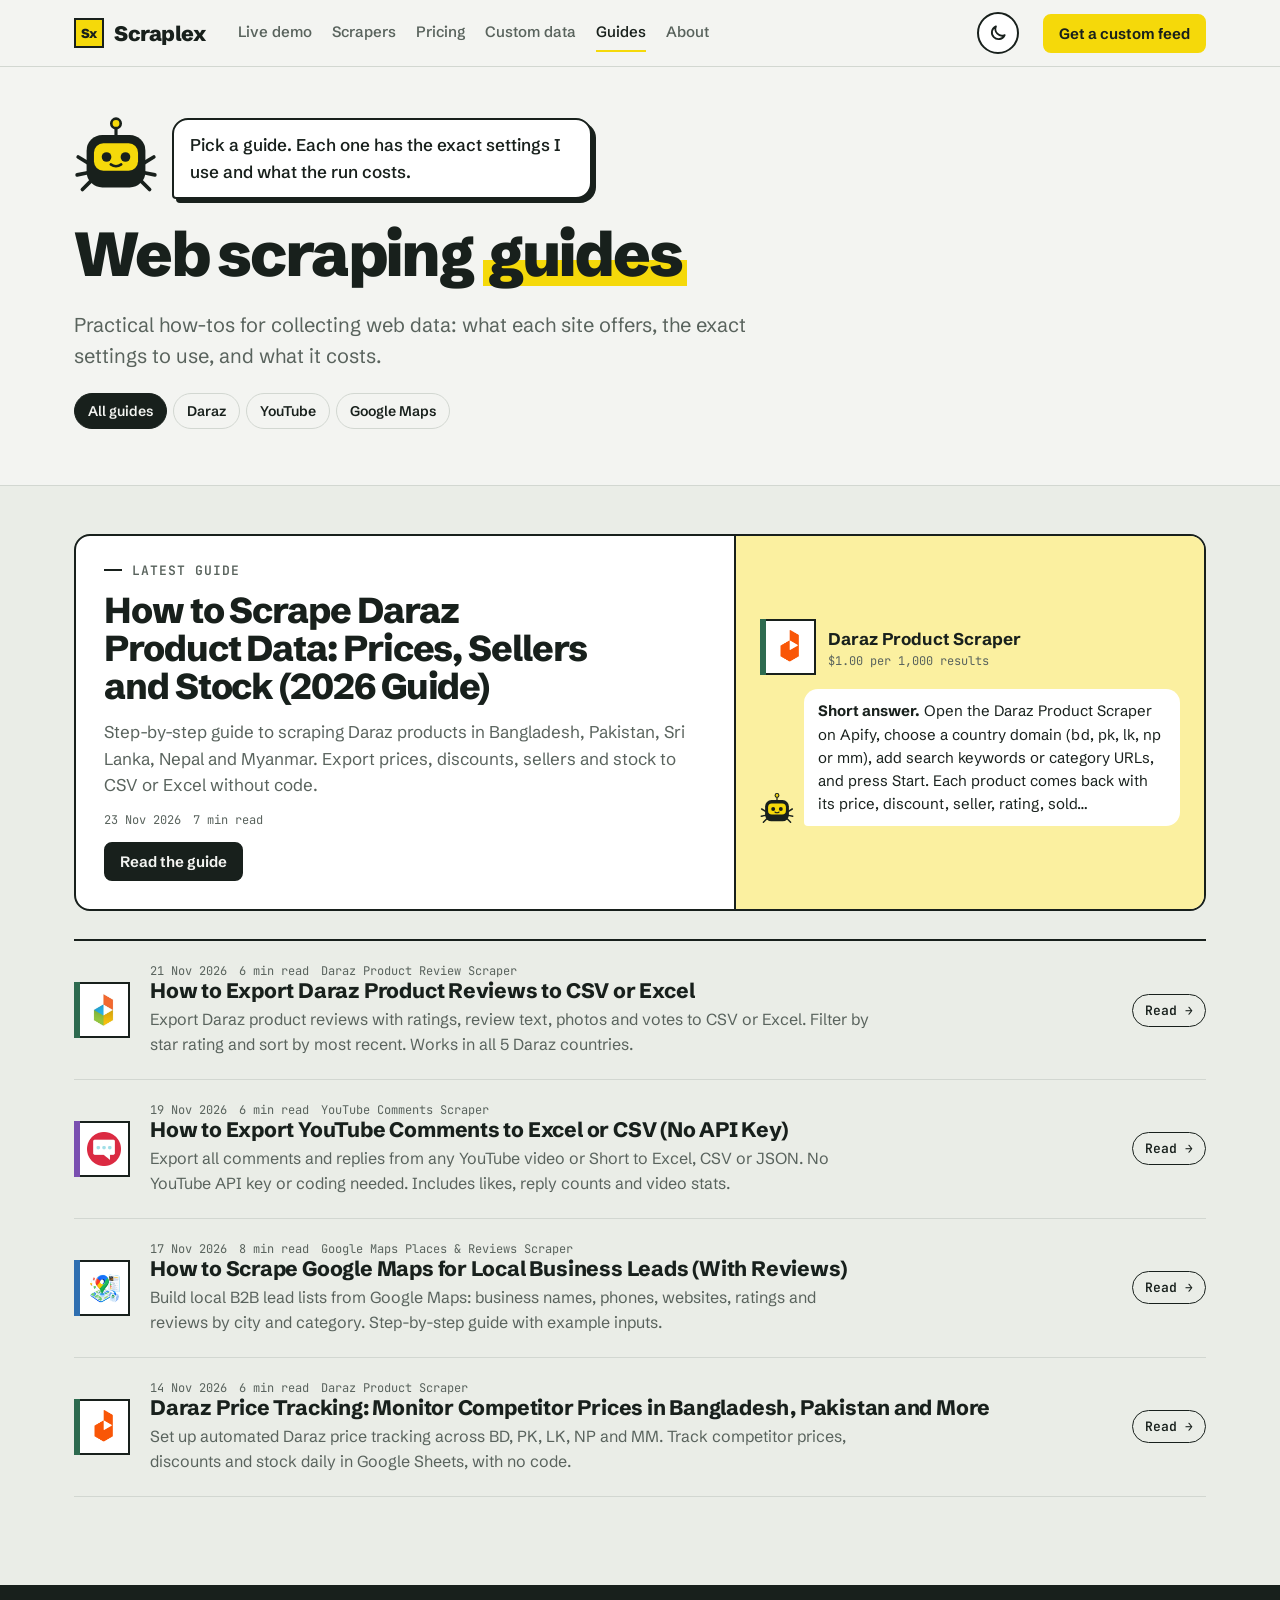
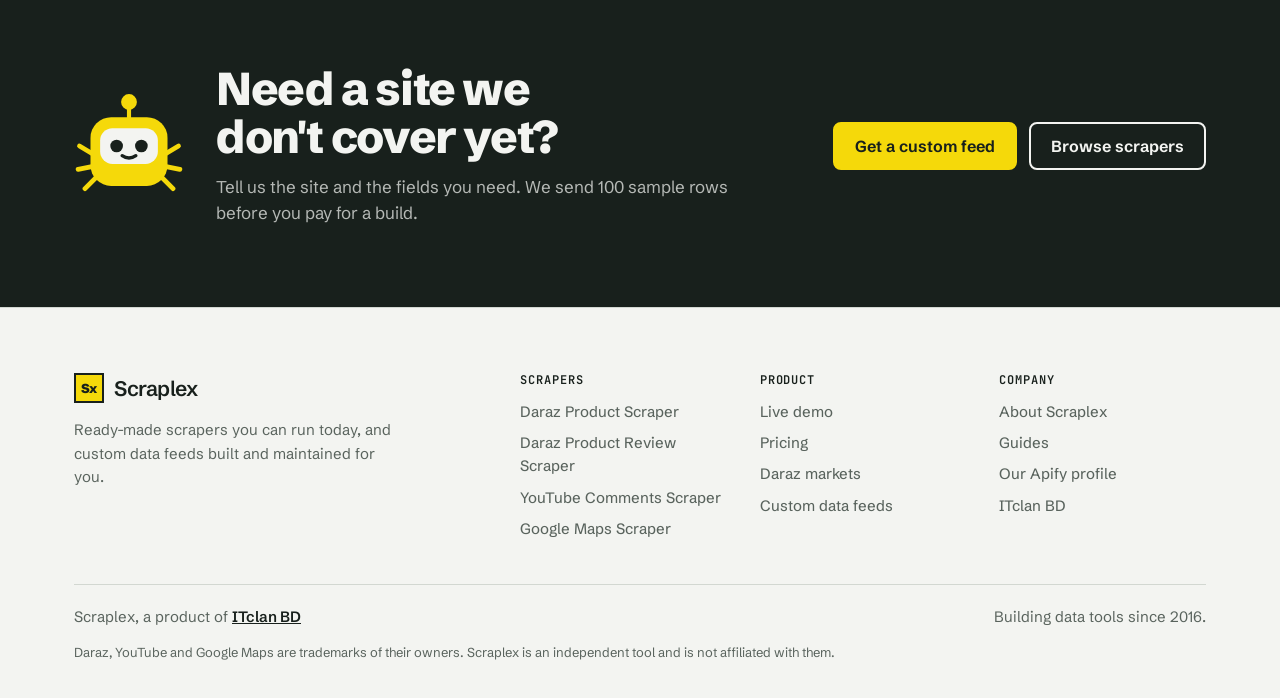
<file: guides/index.html>
<!doctype html>
<html lang="en">
<head>
<meta charset="utf-8">
<meta name="viewport" content="width=device-width, initial-scale=1, viewport-fit=cover">
<title>Web Scraping Guides | Scraplex</title>
<meta name="description" content="Step-by-step guides to scraping Daraz, Google Maps and YouTube data, with example inputs and costs.">
<meta property="og:site_name" content="Scraplex">
<meta property="og:title" content="Web Scraping Guides | Scraplex">
<meta property="og:description" content="Step-by-step guides to scraping Daraz, Google Maps and YouTube data, with example inputs and costs.">
<meta property="og:type" content="article">
<meta name="twitter:card" content="summary">
<script>(function(){var u=location.origin+"/guides";var l=document.createElement("link");l.rel="canonical";l.href=u;document.head.appendChild(l);var m=document.createElement("meta");m.setAttribute("property","og:url");m.content=u;document.head.appendChild(m)})()</script>
<script>try{var t=localStorage.getItem("theme");if(t==="dark"||t==="light")document.documentElement.setAttribute("data-theme",t)}catch(e){}</script>
<meta name="google-site-verification" content="PK_tRd7WuOCUDdievt8qqOQf_zm58DncDW0Tk0uQbTg"/>
<link rel="icon" href="/assets/favicon.svg" type="image/svg+xml">
<link rel="preconnect" href="https://fonts.googleapis.com">
<link rel="preconnect" href="https://fonts.gstatic.com" crossorigin>
<link href="https://fonts.googleapis.com/css2?family=Schibsted+Grotesk:wght@400..900&family=JetBrains+Mono:wght@400;600&display=swap" rel="stylesheet">
<link rel="stylesheet" href="/assets/site.css">
<script type="application/ld+json">{"@context": "https://schema.org", "@type": "CollectionPage", "name": "Web scraping guides", "hasPart": [{"@type": "Article", "headline": "How to Scrape Daraz Product Data: Prices, Sellers and Stock (2026 Guide)", "url": "/guides/scrape-daraz-product-data"}, {"@type": "Article", "headline": "How to Export Daraz Product Reviews to CSV or Excel", "url": "/guides/export-daraz-reviews"}, {"@type": "Article", "headline": "How to Export YouTube Comments to Excel or CSV (No API Key)", "url": "/guides/export-youtube-comments"}, {"@type": "Article", "headline": "How to Scrape Google Maps for Local Business Leads (With Reviews)", "url": "/guides/google-maps-lead-generation"}, {"@type": "Article", "headline": "Daraz Price Tracking: Monitor Competitor Prices in Bangladesh, Pakistan and More", "url": "/guides/daraz-price-tracking"}]}</script>
</head>
<body data-tip="Want the data without doing it yourself? We can run it for you." data-tip-href="/custom" data-tip-label="Get a custom feed">
<header class="site-head">
  <div class="wrap">
    <a class="brand" href="/" aria-label="Scraplex home"><span class="brand-mark">Sx</span>Scraplex</a>
    <nav class="nav" id="site-nav" aria-label="Main">
      <a href="/#demo" data-nav="demo">Live demo</a>
      <a href="/scrapers" data-nav="scrapers">Scrapers</a>
      <a href="/#pricing" data-nav="pricing">Pricing</a>
      <a href="/custom" data-nav="custom">Custom data</a>
      <a href="/guides" data-nav="guides" aria-current="page">Guides</a>
      <a href="/about" data-nav="about">About</a>
    </nav>
    <button class="theme-btn" type="button" aria-label="Switch theme"><svg class="i-moon" viewBox="0 0 24 24" fill="none" stroke="currentColor" stroke-width="2.2" stroke-linecap="round" stroke-linejoin="round" aria-hidden="true"><path d="M20 14.5A8 8 0 0 1 9.5 4a8 8 0 1 0 10.5 10.5z"/></svg><svg class="i-sun" viewBox="0 0 24 24" fill="none" stroke="currentColor" stroke-width="2.2" stroke-linecap="round" aria-hidden="true"><circle cx="12" cy="12" r="4.2"/><path d="M12 2.5v2.2M12 19.3v2.2M2.5 12h2.2M19.3 12h2.2M5.3 5.3l1.6 1.6M17.1 17.1l1.6 1.6M5.3 18.7l1.6-1.6M17.1 6.9l1.6-1.6"/></svg></button>
    <button class="menu-btn" type="button" aria-expanded="false" aria-controls="site-nav"><span><i></i><i></i><i></i></span>Menu</button>
    <a class="btn btn-mark btn-sm head-cta" href="/custom">Get a custom feed</a>
  </div>
</header>

<main>
<section class="page-hero">
  <div class="wrap">
    <div class="hero-talk">
      <svg class="lex lex-float" viewBox="0 0 80 80" aria-hidden="true"></svg>
      <div class="say" id="hero-say">Pick a guide. Each one has the exact settings I use and what the run costs.</div>
    </div>
    <h1>Web scraping <span class="hl">guides</span></h1>
    <p class="lede">Practical how-tos for collecting web data: what each site offers, the exact settings to use, and what it costs.</p>
    <div class="g-filters seg" id="g-filters" role="group" aria-label="Filter guides by site"><button type="button" aria-pressed="true" data-f="all">All guides</button><button type="button" aria-pressed="false" data-f="daraz">Daraz</button><button type="button" aria-pressed="false" data-f="youtube">YouTube</button><button type="button" aria-pressed="false" data-f="maps">Google Maps</button></div>
  </div>
</section>

<section class="section" style="border-bottom:0;padding-block:48px 88px">
  <div class="wrap">
    <a class="g-feature" href="/guides/scrape-daraz-product-data" data-g="daraz">
      <div class="g-feature-main">
        <span class="eyebrow">Latest guide</span>
        <h2>How to Scrape Daraz Product Data: Prices, Sellers and Stock (2026 Guide)</h2>
        <p class="muted">Step-by-step guide to scraping Daraz products in Bangladesh, Pakistan, Sri Lanka, Nepal and Myanmar. Export prices, discounts, sellers and stock to CSV or Excel without code.</p>
        <span class="g-meta"><span>23 Nov 2026</span><span>7 min read</span></span>
        <span class="btn btn-ink btn-sm" style="justify-self:start">Read the guide</span>
      </div>
      <div class="g-feature-side">
        <div class="box-head"><span class="gsym icon cat-ecom" aria-hidden="true"><img src="/assets/icons/daraz-product-scraper.webp" alt="" width="44" height="44" loading="lazy"></span><div><b>Daraz Product Scraper</b><div class="g-meta">$1.00 per 1,000 results</div></div></div>
        <div class="msg"><svg class="lex" viewBox="0 0 80 80" aria-hidden="true"></svg><div class="bub"><b>Short answer.</b> Open the Daraz Product Scraper on Apify, choose a country domain (bd, pk, lk, np or mm), add search keywords or category URLs, and press Start. Each product comes back with its price, discount, seller, rating, sold…</div></div>
      </div>
    </a>
    <div class="g-list" id="g-list">
      <a class="g-row" href="/guides/export-daraz-reviews" data-g="daraz">
        <span class="gsym icon cat-ecom" aria-hidden="true"><img src="/assets/icons/daraz-product-review-scraper.webp" alt="" width="44" height="44" loading="lazy"></span>
        <span><span class="g-meta"><span>21 Nov 2026</span><span>6 min read</span><span>Daraz Product Review Scraper</span></span><h3>How to Export Daraz Product Reviews to CSV or Excel</h3><p>Export Daraz product reviews with ratings, review text, photos and votes to CSV or Excel. Filter by star rating and sort by most recent. Works in all 5 Daraz countries.</p></span>
        <span class="g-go">Read →</span>
      </a>
      <a class="g-row" href="/guides/export-youtube-comments" data-g="youtube">
        <span class="gsym icon cat-social" aria-hidden="true"><img src="/assets/icons/youtube-comments-scraper.webp" alt="" width="44" height="44" loading="lazy"></span>
        <span><span class="g-meta"><span>19 Nov 2026</span><span>6 min read</span><span>YouTube Comments Scraper</span></span><h3>How to Export YouTube Comments to Excel or CSV (No API Key)</h3><p>Export all comments and replies from any YouTube video or Short to Excel, CSV or JSON. No YouTube API key or coding needed. Includes likes, reply counts and video stats.</p></span>
        <span class="g-go">Read →</span>
      </a>
      <a class="g-row" href="/guides/google-maps-lead-generation" data-g="maps">
        <span class="gsym icon cat-local" aria-hidden="true"><img src="/assets/icons/google-maps-scraper.webp" alt="" width="44" height="44" loading="lazy"></span>
        <span><span class="g-meta"><span>17 Nov 2026</span><span>8 min read</span><span>Google Maps Places &amp; Reviews Scraper</span></span><h3>How to Scrape Google Maps for Local Business Leads (With Reviews)</h3><p>Build local B2B lead lists from Google Maps: business names, phones, websites, ratings and reviews by city and category. Step-by-step guide with example inputs.</p></span>
        <span class="g-go">Read →</span>
      </a>
      <a class="g-row" href="/guides/daraz-price-tracking" data-g="daraz">
        <span class="gsym icon cat-ecom" aria-hidden="true"><img src="/assets/icons/daraz-product-scraper.webp" alt="" width="44" height="44" loading="lazy"></span>
        <span><span class="g-meta"><span>14 Nov 2026</span><span>6 min read</span><span>Daraz Product Scraper</span></span><h3>Daraz Price Tracking: Monitor Competitor Prices in Bangladesh, Pakistan and More</h3><p>Set up automated Daraz price tracking across BD, PK, LK, NP and MM. Track competitor prices, discounts and stock daily in Google Sheets, with no code.</p></span>
        <span class="g-go">Read →</span>
      </a>
    </div>
    <p class="g-empty" id="g-empty" hidden>No guides for this site yet. <a href="/custom">Tell us what you need</a> and we'll write one.</p>
  </div>
</section>

<section class="band">
  <div class="wrap">
    <svg class="lex lex-float" viewBox="0 0 80 80" aria-hidden="true"></svg>
    <div><h2>Need a site we don&#x27;t cover yet?</h2><p>Tell us the site and the fields you need. We send 100 sample rows before you pay for a build.</p></div>
    <div class="btn-row"><a class="btn btn-mark" href="/custom">Get a custom feed</a><a class="btn " href="/#scrapers">Browse scrapers</a></div>
  </div>
</section>
</main>

<footer class="site-foot">
  <div class="wrap">
    <div class="foot-grid">
      <div class="foot-brand">
        <a class="brand" href="/"><span class="brand-mark">Sx</span>Scraplex</a>
        <p class="muted">Ready-made scrapers you can run today, and custom data feeds built and maintained for you.</p>
      </div>
      <div><h4>Scrapers</h4><ul><li><a href="/scrapers/daraz-product-scraper">Daraz Product Scraper</a></li><li><a href="/scrapers/daraz-product-review-scraper">Daraz Product Review Scraper</a></li><li><a href="/scrapers/youtube-comments-scraper">YouTube Comments Scraper</a></li><li><a href="/scrapers/google-maps-scraper">Google Maps Scraper</a></li></ul></div>
      <div><h4>Product</h4><ul><li><a href="/#demo">Live demo</a></li><li><a href="/#pricing">Pricing</a></li><li><a href="/#markets">Daraz markets</a></li><li><a href="/custom">Custom data feeds</a></li></ul></div>
      <div><h4>Company</h4><ul><li><a href="/about">About Scraplex</a></li><li><a href="/guides">Guides</a></li><li><a href="https://apify.com/itclan-bd" target="_blank" rel="noopener">Our Apify profile</a></li><li><a href="https://itclanbd.com" target="_blank" rel="noopener">ITclan BD</a></li></ul></div>
    </div>
    <div class="foot-base">
      <span>Scraplex, a product of <a href="https://itclanbd.com" target="_blank" rel="noopener">ITclan BD</a></span>
      <span>Building data tools since 2016.</span>
    </div>
    <p class="foot-note">Daraz, YouTube and Google Maps are trademarks of their owners. Scraplex is an independent tool and is not affiliated with them.</p>
  </div>
</footer>

<div class="dock off" id="dock" aria-live="polite">
  <div class="say" id="dock-say"><span id="dock-text"></span><br><span id="dock-act"></span><button class="dock-x" id="dock-x" type="button" aria-label="Hide Lex's tips">×</button></div>
  <button class="dock-bot" id="dock-bot" type="button" aria-label="Show Lex's tips"><svg class="lex" viewBox="0 0 80 80" aria-hidden="true"></svg></button>
</div>

<script src="/assets/lex.js"></script>
<script>
(() => {
  const f = document.getElementById("g-filters"), items = document.querySelectorAll("[data-g]"), empty = document.getElementById("g-empty");
  f.addEventListener("click", ev => {
    const b = ev.target.closest("button"); if (!b) return;
    f.querySelectorAll("button").forEach(x => x.setAttribute("aria-pressed", String(x === b)));
    let n = 0;
    items.forEach(el => { const show = b.dataset.f === "all" || el.dataset.g === b.dataset.f; el.hidden = !show; if (show) n++; });
    empty.hidden = n > 0;
    window.lexSay(document.getElementById("hero-say"), b.dataset.f === "all" ? "All guides, newest first." : `Showing ${n} ${b.textContent} guide${n === 1 ? "" : "s"}.`, 18);
  });
})();
</script>
</body>
</html>
</file>
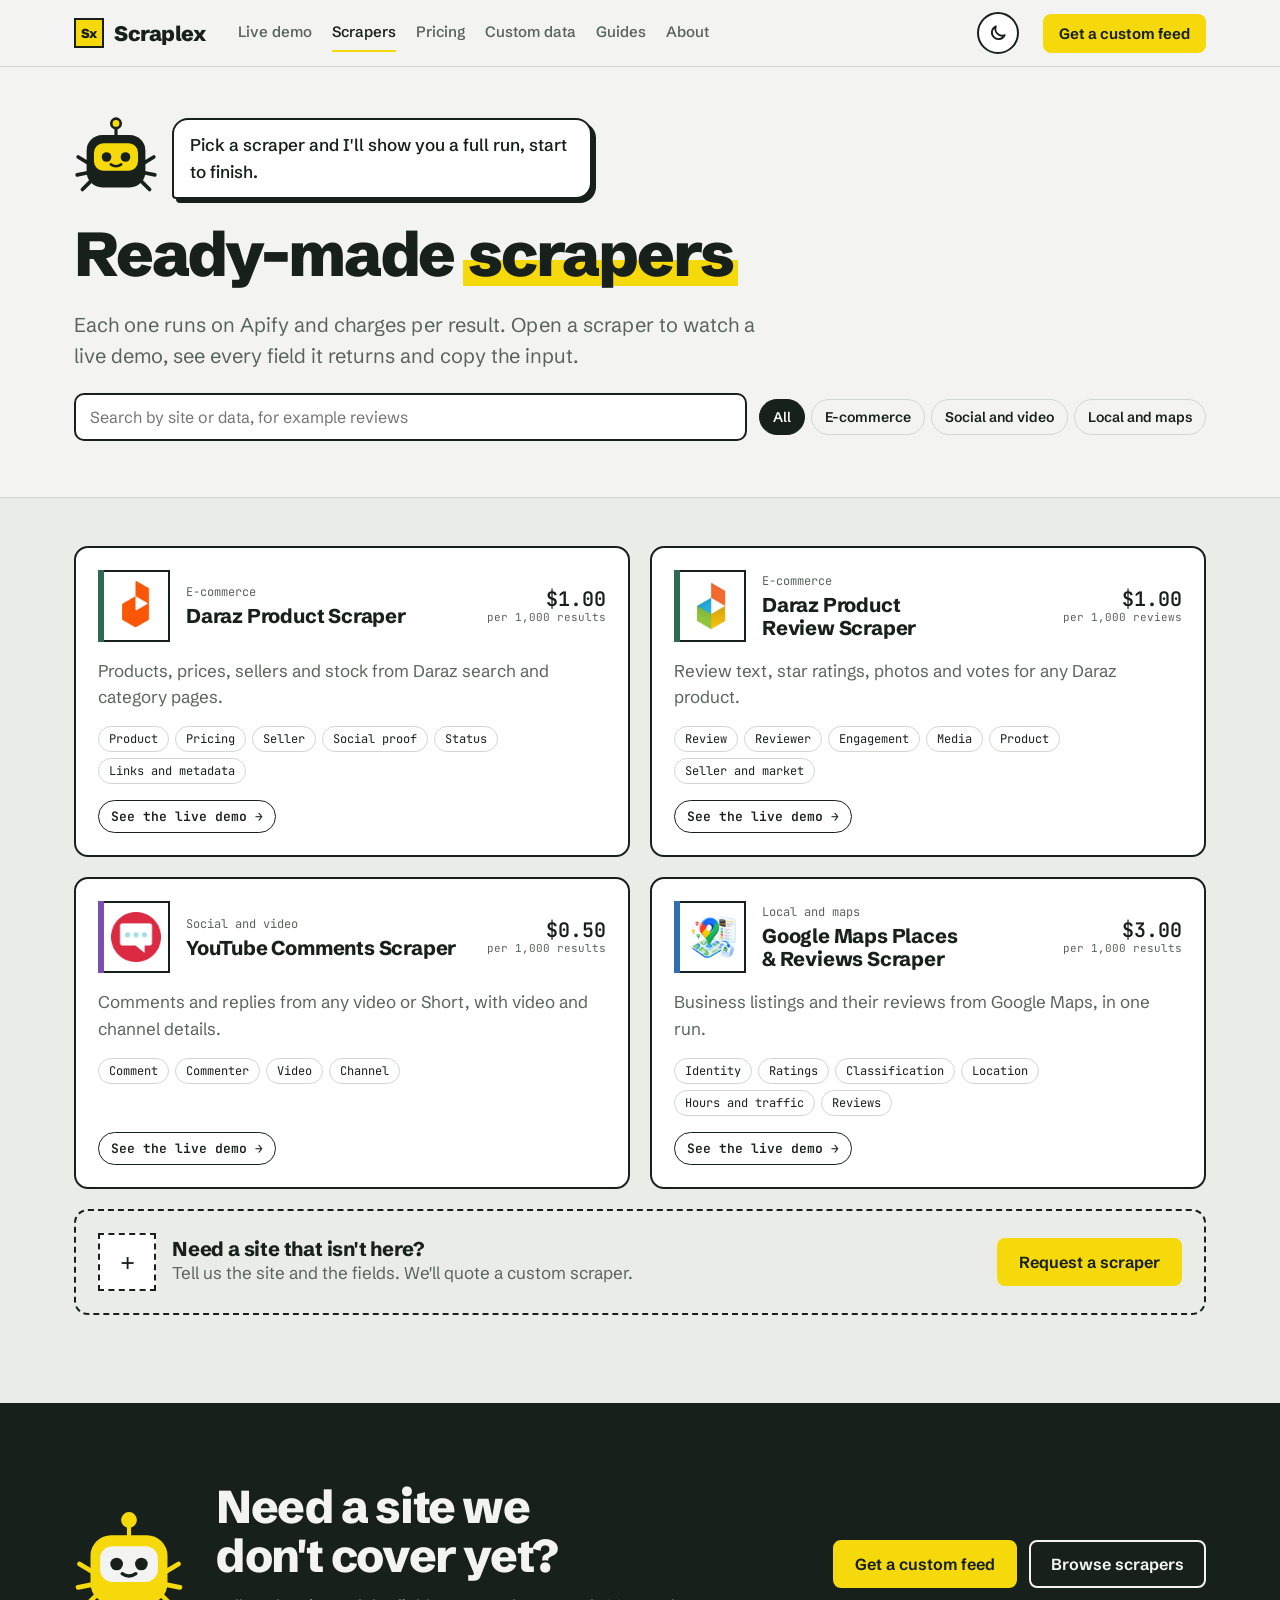
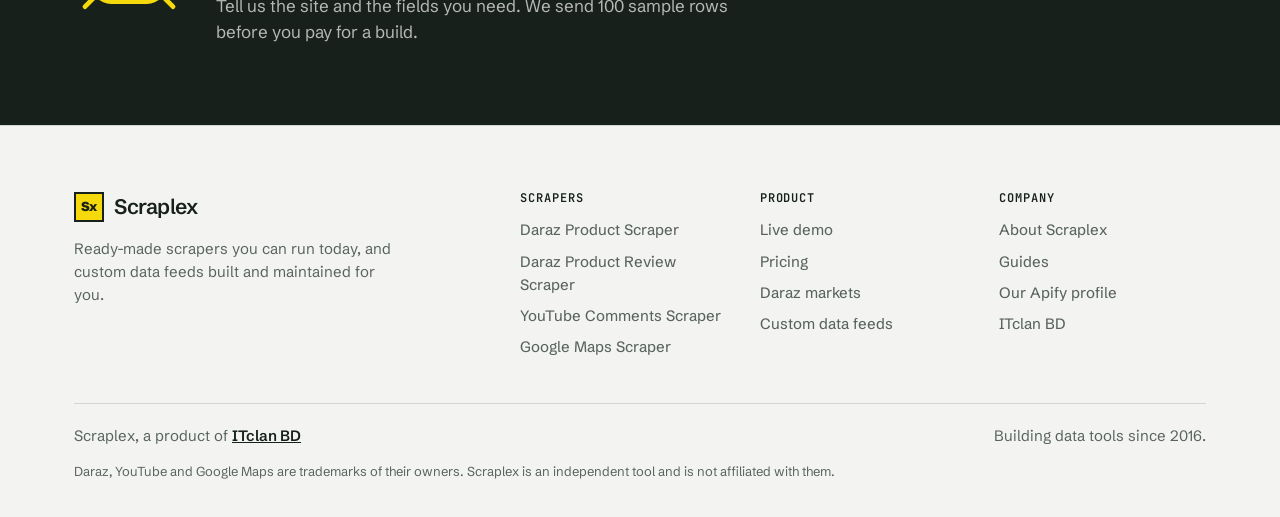
<file: scrapers/index.html>
<!doctype html>
<html lang="en">
<head>
<meta charset="utf-8">
<meta name="viewport" content="width=device-width, initial-scale=1, viewport-fit=cover">
<title>Scrapers | Scraplex</title>
<meta name="description" content="Ready-made scrapers for Daraz, YouTube and Google Maps. Each runs on Apify and charges per result.">
<meta property="og:site_name" content="Scraplex">
<meta property="og:title" content="Scrapers | Scraplex">
<meta property="og:description" content="Ready-made scrapers for Daraz, YouTube and Google Maps. Each runs on Apify and charges per result.">
<meta property="og:type" content="website">
<meta name="twitter:card" content="summary">
<script>(function(){var u=location.origin+"/scrapers";var l=document.createElement("link");l.rel="canonical";l.href=u;document.head.appendChild(l);var m=document.createElement("meta");m.setAttribute("property","og:url");m.content=u;document.head.appendChild(m)})()</script>
<script>try{var t=localStorage.getItem("theme");if(t==="dark"||t==="light")document.documentElement.setAttribute("data-theme",t)}catch(e){}</script>
<meta name="google-site-verification" content="PK_tRd7WuOCUDdievt8qqOQf_zm58DncDW0Tk0uQbTg"/>
<link rel="icon" href="/assets/favicon.svg" type="image/svg+xml">
<link rel="preconnect" href="https://fonts.googleapis.com">
<link rel="preconnect" href="https://fonts.gstatic.com" crossorigin>
<link href="https://fonts.googleapis.com/css2?family=Schibsted+Grotesk:wght@400..900&family=JetBrains+Mono:wght@400;600&display=swap" rel="stylesheet">
<link rel="stylesheet" href="/assets/site.css">
</head>
<body data-tip="Missing a site? We build custom scrapers too." data-tip-href="/custom#quote" data-tip-label="Request a scraper">
<header class="site-head">
  <div class="wrap">
    <a class="brand" href="/" aria-label="Scraplex home"><span class="brand-mark">Sx</span>Scraplex</a>
    <nav class="nav" id="site-nav" aria-label="Main">
      <a href="/#demo" data-nav="demo">Live demo</a>
      <a href="/scrapers" data-nav="scrapers" aria-current="page">Scrapers</a>
      <a href="/#pricing" data-nav="pricing">Pricing</a>
      <a href="/custom" data-nav="custom">Custom data</a>
      <a href="/guides" data-nav="guides">Guides</a>
      <a href="/about" data-nav="about">About</a>
    </nav>
    <button class="theme-btn" type="button" aria-label="Switch theme"><svg class="i-moon" viewBox="0 0 24 24" fill="none" stroke="currentColor" stroke-width="2.2" stroke-linecap="round" stroke-linejoin="round" aria-hidden="true"><path d="M20 14.5A8 8 0 0 1 9.5 4a8 8 0 1 0 10.5 10.5z"/></svg><svg class="i-sun" viewBox="0 0 24 24" fill="none" stroke="currentColor" stroke-width="2.2" stroke-linecap="round" aria-hidden="true"><circle cx="12" cy="12" r="4.2"/><path d="M12 2.5v2.2M12 19.3v2.2M2.5 12h2.2M19.3 12h2.2M5.3 5.3l1.6 1.6M17.1 17.1l1.6 1.6M5.3 18.7l1.6-1.6M17.1 6.9l1.6-1.6"/></svg></button>
    <button class="menu-btn" type="button" aria-expanded="false" aria-controls="site-nav"><span><i></i><i></i><i></i></span>Menu</button>
    <a class="btn btn-mark btn-sm head-cta" href="/custom">Get a custom feed</a>
  </div>
</header>

<main>
<section class="page-hero">
  <div class="wrap">
    <div class="hero-talk">
      <svg class="lex lex-float" viewBox="0 0 80 80" aria-hidden="true"></svg>
      <div class="say" id="hero-say">Pick a scraper and I'll show you a full run, start to finish.</div>
    </div>
    <h1>Ready-made <span class="hl">scrapers</span></h1>
    <p class="lede">Each one runs on Apify and charges per result. Open a scraper to watch a live demo, see every field it returns and copy the input.</p>
    <div class="s-tools">
      <label for="s-q" class="sr-only">Search scrapers</label>
      <input id="s-q" class="s-search" type="search" placeholder="Search by site or data, for example reviews" autocomplete="off">
      <div class="seg" id="s-cats" role="group" aria-label="Filter by category"><button type="button" aria-pressed="true" data-c="all">All</button><button type="button" aria-pressed="false" data-c="ecom">E-commerce</button><button type="button" aria-pressed="false" data-c="social">Social and video</button><button type="button" aria-pressed="false" data-c="local">Local and maps</button></div>
    </div>
  </div>
</section>

<section class="section" style="border-bottom:0;padding-block:48px 88px">
  <div class="wrap">
    <div class="cards" id="s-list"><a class="card cat-ecom" href="/scrapers/daraz-product-scraper" data-cat="ecom" data-text="daraz product scraper products, prices, sellers and stock from daraz search and category pages. e-commerce title, description, productid, sku, brand, brandid, categoryids price, priceformatted, originalprice, discountpct, currency sellername, sellerid, location rating, reviewcount, soldcount instock, issponsored, badges, badgetext imageurl, producturl, country, scrapedat">
  <div class="card-head">
    <span class="sym icon"><img src="/assets/icons/daraz-product-scraper.webp" alt="" width="60" height="60" loading="lazy"></span>
    <div><small>E-commerce</small><h2>Daraz Product Scraper</h2></div>
    <div class="price-tag">$1.00<span>per 1,000 results</span></div>
  </div>
  <p>Products, prices, sellers and stock from Daraz search and category pages.</p>
  <div class="chips"><span class="chip">Product</span><span class="chip">Pricing</span><span class="chip">Seller</span><span class="chip">Social proof</span><span class="chip">Status</span><span class="chip">Links and metadata</span></div>
  <span class="card-go">See the live demo →</span>
</a><a class="card cat-ecom" href="/scrapers/daraz-product-review-scraper" data-cat="ecom" data-text="daraz product review scraper review text, star ratings, photos and votes for any daraz product. e-commerce reviewid, reviewcontent, rating, reviewtime, boughtdate, relevancescore reviewerid, reviewername likes, upvotes, downvotes, replies images, videos productid, producttitle, producturl, productpic, productcategoryid, skuinfo sellerid, country">
  <div class="card-head">
    <span class="sym icon"><img src="/assets/icons/daraz-product-review-scraper.webp" alt="" width="60" height="60" loading="lazy"></span>
    <div><small>E-commerce</small><h2>Daraz Product Review Scraper</h2></div>
    <div class="price-tag">$1.00<span>per 1,000 reviews</span></div>
  </div>
  <p>Review text, star ratings, photos and votes for any Daraz product.</p>
  <div class="chips"><span class="chip">Review</span><span class="chip">Reviewer</span><span class="chip">Engagement</span><span class="chip">Media</span><span class="chip">Product</span><span class="chip">Seller and market</span></div>
  <span class="card-go">See the live demo →</span>
</a><a class="card cat-social" href="/scrapers/youtube-comments-scraper" data-cat="social" data-text="youtube comments scraper comments and replies from any video or short, with video and channel details. social and video comment id, text, likes, publish time, reply level, reply count, isreply name, channel id and url, avatar, verified flag, creator flag video id and url, title, description, keywords, category, thumbnail, duration, publish date, views, likes channel name, id and url">
  <div class="card-head">
    <span class="sym icon"><img src="/assets/icons/youtube-comments-scraper.webp" alt="" width="60" height="60" loading="lazy"></span>
    <div><small>Social and video</small><h2>YouTube Comments Scraper</h2></div>
    <div class="price-tag">$0.50<span>per 1,000 results</span></div>
  </div>
  <p>Comments and replies from any video or Short, with video and channel details.</p>
  <div class="chips"><span class="chip">Comment</span><span class="chip">Commenter</span><span class="chip">Video</span><span class="chip">Channel</span></div>
  <span class="card-go">See the live demo →</span>
</a><a class="card cat-local" href="/scrapers/google-maps-scraper" data-cat="local" data-text="google maps places &amp; reviews scraper business listings and their reviews from google maps, in one run. local and maps name, address, phone, website, description rating, review count, star distribution categories, price range, claim status coordinates, plus codes, timezone opening hours, popular times rating, text, translated text, photos, dates, reviewer, owner reply, per-aspect ratings">
  <div class="card-head">
    <span class="sym icon"><img src="/assets/icons/google-maps-scraper.webp" alt="" width="60" height="60" loading="lazy"></span>
    <div><small>Local and maps</small><h2>Google Maps Places &amp; Reviews Scraper</h2></div>
    <div class="price-tag">$3.00<span>per 1,000 results</span></div>
  </div>
  <p>Business listings and their reviews from Google Maps, in one run.</p>
  <div class="chips"><span class="chip">Identity</span><span class="chip">Ratings</span><span class="chip">Classification</span><span class="chip">Location</span><span class="chip">Hours and traffic</span><span class="chip">Reviews</span></div>
  <span class="card-go">See the live demo →</span>
</a></div>
    <div class="request" id="s-empty-req">
      <div class="request-l">
        <div class="sym" style="--cat:transparent">+</div>
        <div><h3 id="s-req-title">Need a site that isn't here?</h3><p class="muted">Tell us the site and the fields. We'll quote a custom scraper.</p></div>
      </div>
      <a class="btn btn-mark" href="/custom#quote">Request a scraper</a>
    </div>
  </div>
</section>

<section class="band">
  <div class="wrap">
    <svg class="lex lex-float" viewBox="0 0 80 80" aria-hidden="true"></svg>
    <div><h2>Need a site we don&#x27;t cover yet?</h2><p>Tell us the site and the fields you need. We send 100 sample rows before you pay for a build.</p></div>
    <div class="btn-row"><a class="btn btn-mark" href="/custom">Get a custom feed</a><a class="btn " href="/#scrapers">Browse scrapers</a></div>
  </div>
</section>
</main>

<footer class="site-foot">
  <div class="wrap">
    <div class="foot-grid">
      <div class="foot-brand">
        <a class="brand" href="/"><span class="brand-mark">Sx</span>Scraplex</a>
        <p class="muted">Ready-made scrapers you can run today, and custom data feeds built and maintained for you.</p>
      </div>
      <div><h4>Scrapers</h4><ul><li><a href="/scrapers/daraz-product-scraper">Daraz Product Scraper</a></li><li><a href="/scrapers/daraz-product-review-scraper">Daraz Product Review Scraper</a></li><li><a href="/scrapers/youtube-comments-scraper">YouTube Comments Scraper</a></li><li><a href="/scrapers/google-maps-scraper">Google Maps Scraper</a></li></ul></div>
      <div><h4>Product</h4><ul><li><a href="/#demo">Live demo</a></li><li><a href="/#pricing">Pricing</a></li><li><a href="/#markets">Daraz markets</a></li><li><a href="/custom">Custom data feeds</a></li></ul></div>
      <div><h4>Company</h4><ul><li><a href="/about">About Scraplex</a></li><li><a href="/guides">Guides</a></li><li><a href="https://apify.com/itclan-bd" target="_blank" rel="noopener">Our Apify profile</a></li><li><a href="https://itclanbd.com" target="_blank" rel="noopener">ITclan BD</a></li></ul></div>
    </div>
    <div class="foot-base">
      <span>Scraplex, a product of <a href="https://itclanbd.com" target="_blank" rel="noopener">ITclan BD</a></span>
      <span>Building data tools since 2016.</span>
    </div>
    <p class="foot-note">Daraz, YouTube and Google Maps are trademarks of their owners. Scraplex is an independent tool and is not affiliated with them.</p>
  </div>
</footer>

<div class="dock off" id="dock" aria-live="polite">
  <div class="say" id="dock-say"><span id="dock-text"></span><br><span id="dock-act"></span><button class="dock-x" id="dock-x" type="button" aria-label="Hide Lex's tips">×</button></div>
  <button class="dock-bot" id="dock-bot" type="button" aria-label="Show Lex's tips"><svg class="lex" viewBox="0 0 80 80" aria-hidden="true"></svg></button>
</div>

<script src="/assets/lex.js"></script>
<script>
(() => {
  const q = document.getElementById("s-q"), cats = document.getElementById("s-cats"), cards = document.querySelectorAll("#s-list .card"), title = document.getElementById("s-req-title");
  let cat = "all";
  const apply = () => {
    const t = q.value.toLowerCase().trim(); let n = 0;
    cards.forEach(c => { const show = (cat === "all" || c.dataset.cat === cat) && (!t || c.dataset.text.includes(t)); c.hidden = !show; if (show) n++; });
    title.textContent = n ? "Need a site that isn't here?" : "No scraper for that yet. We can build it.";
  };
  q.addEventListener("input", apply);
  cats.addEventListener("click", ev => { const b = ev.target.closest("button"); if (!b) return; cat = b.dataset.c; cats.querySelectorAll("button").forEach(x => x.setAttribute("aria-pressed", String(x === b))); apply(); });
})();
</script>
</body>
</html>
</file>
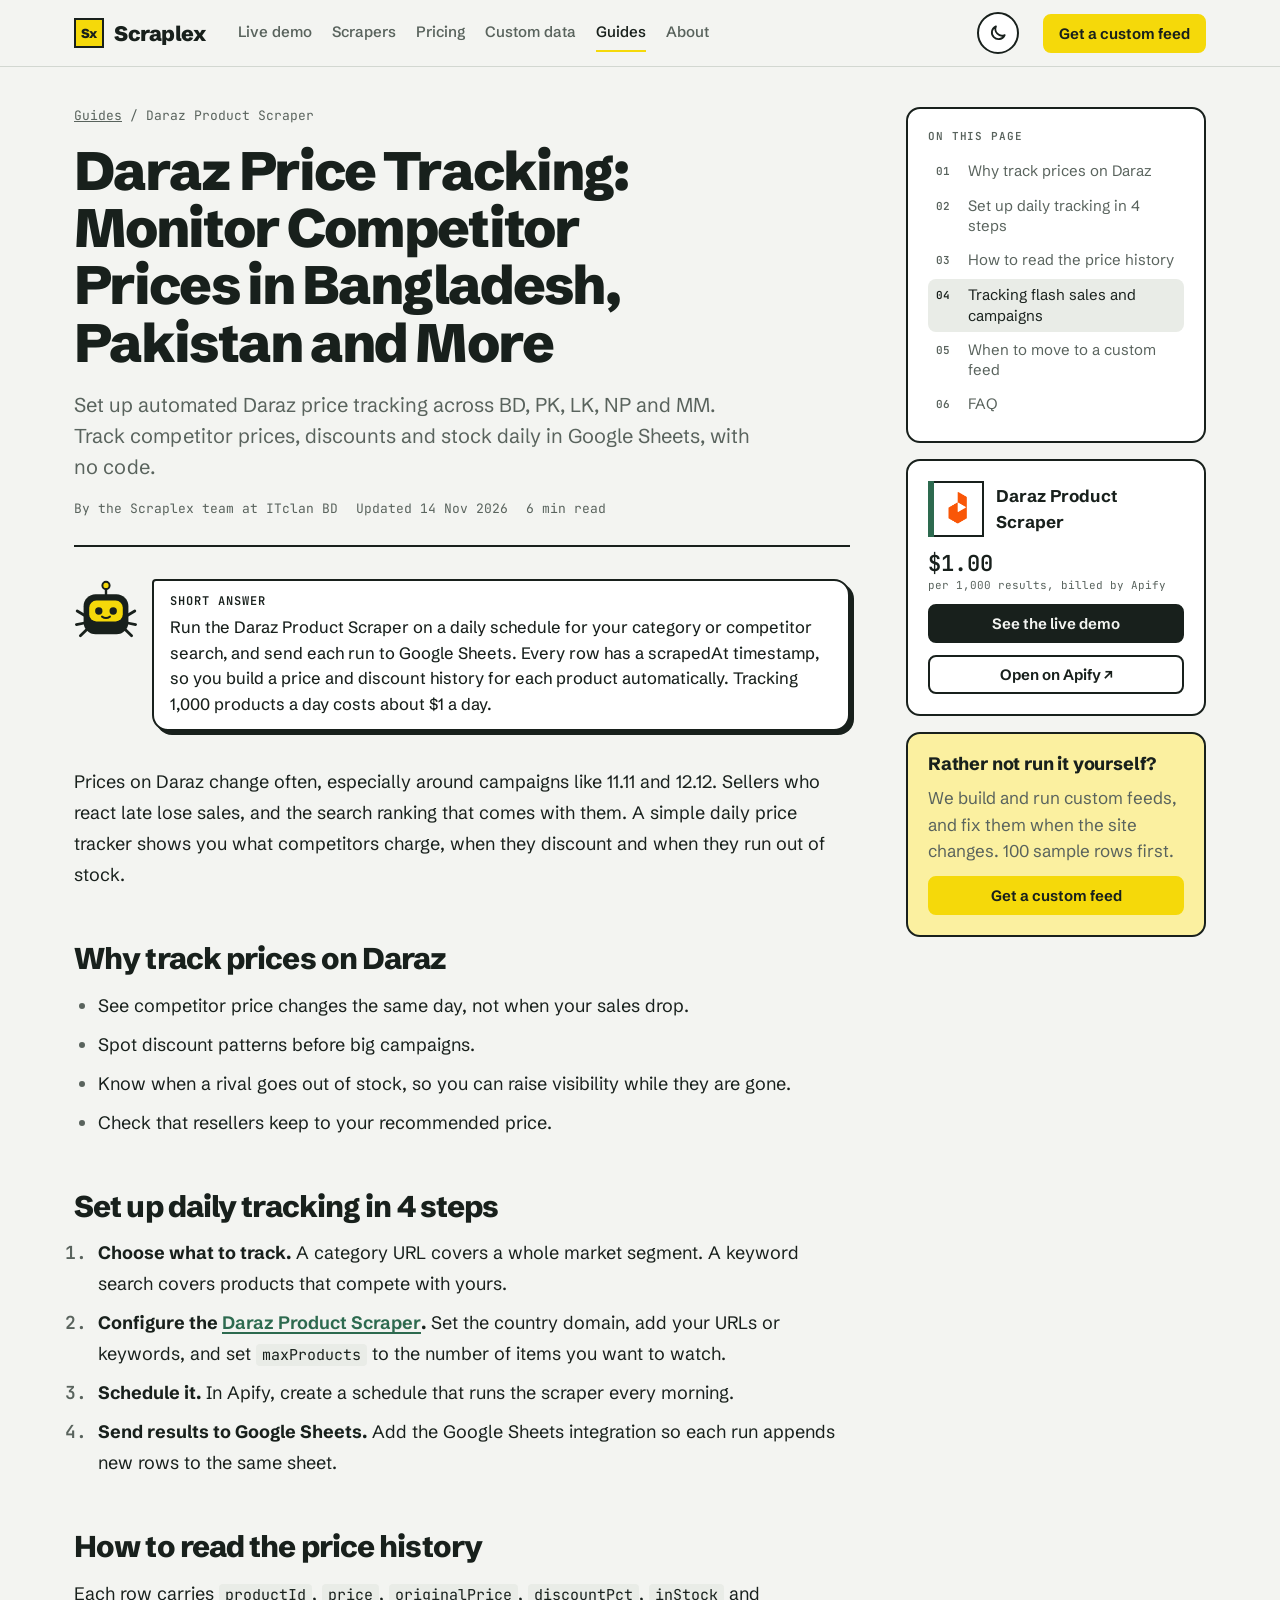
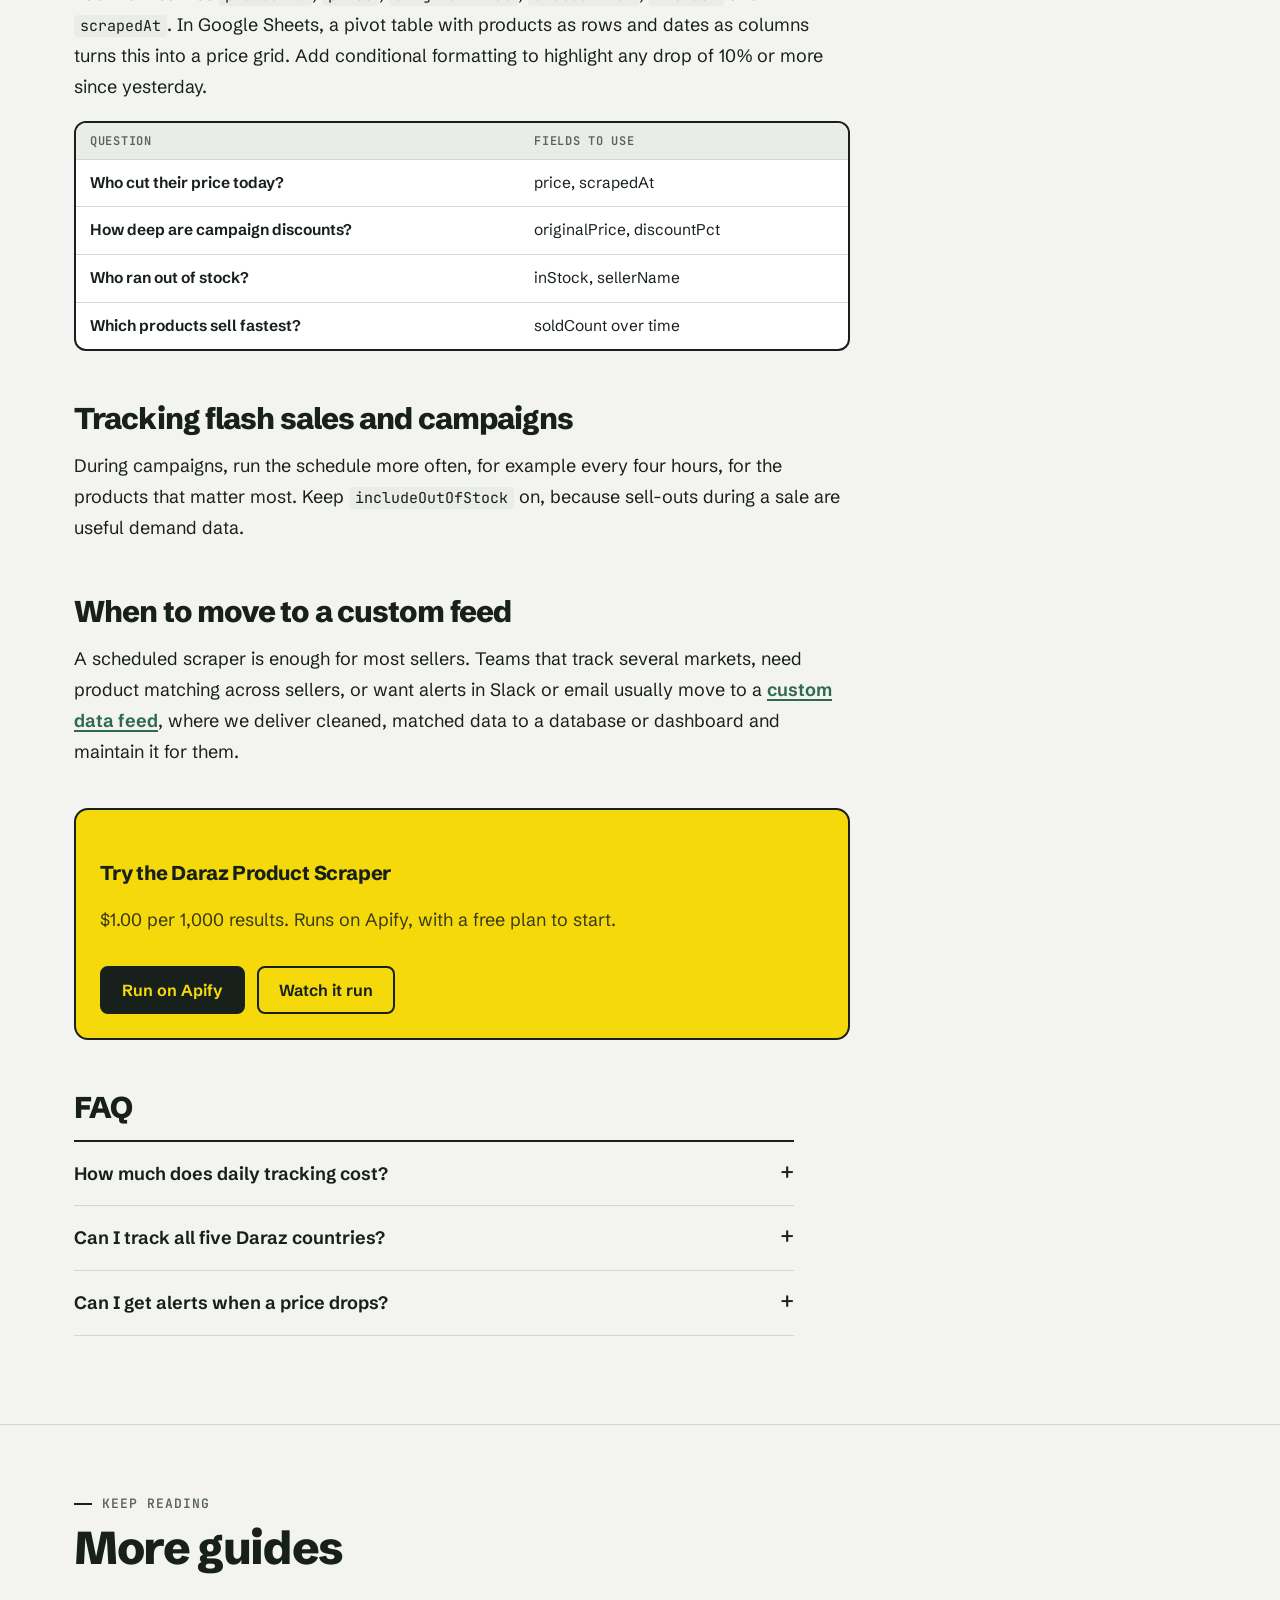
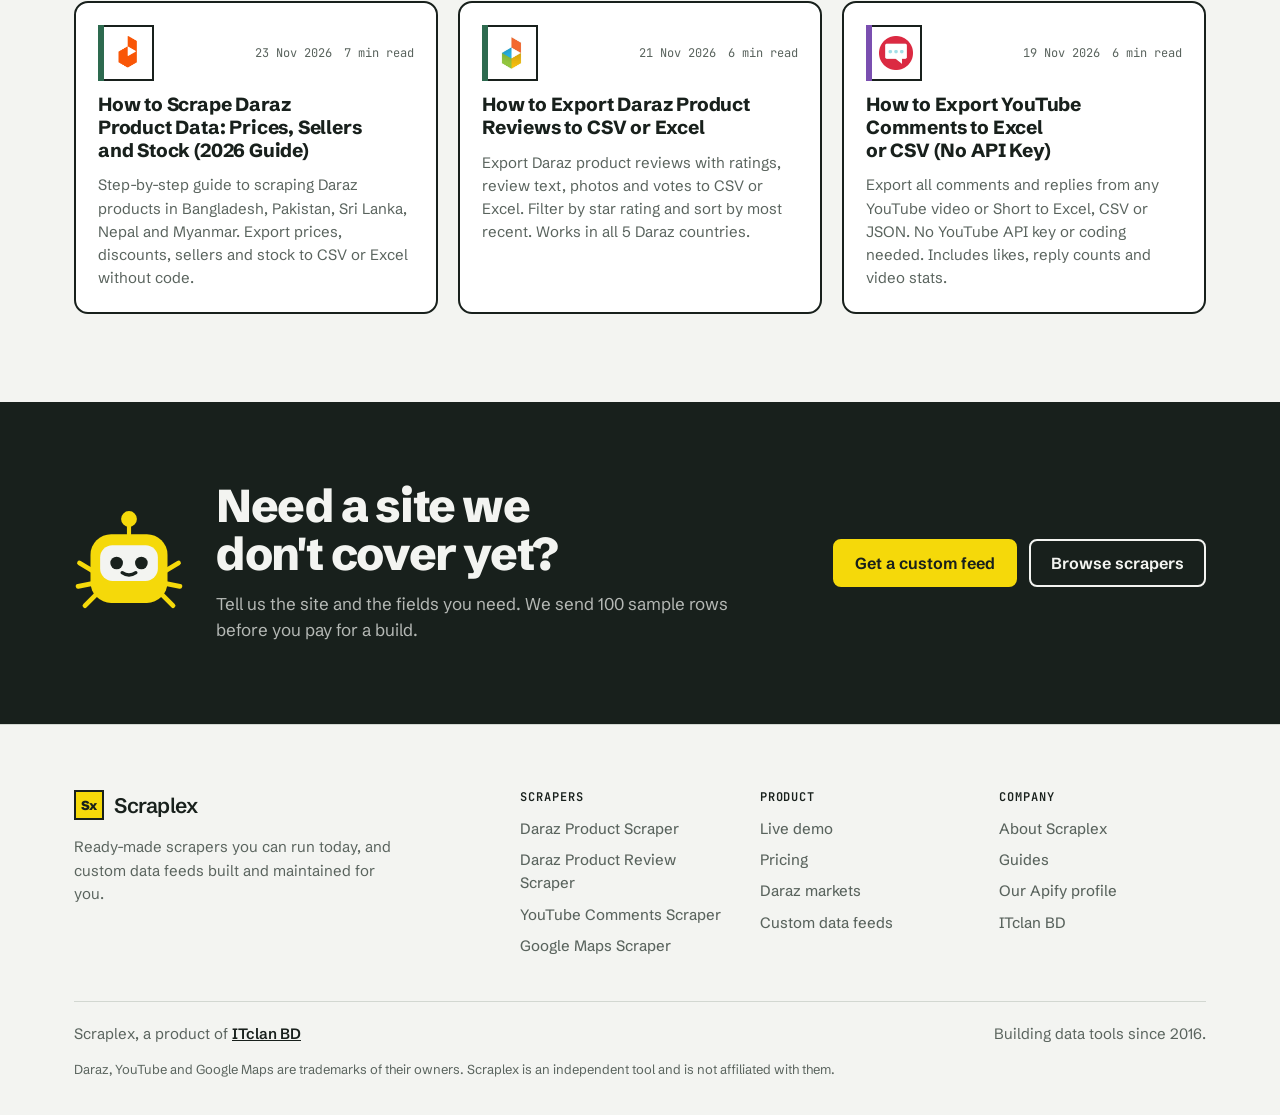
<file: guides/daraz-price-tracking/index.html>
<!doctype html>
<html lang="en">
<head>
<meta charset="utf-8">
<meta name="viewport" content="width=device-width, initial-scale=1, viewport-fit=cover">
<title>Daraz Price Tracking: Monitor Competitor Prices in Bangladesh, Pakistan and More | Scraplex</title>
<meta name="description" content="Set up automated Daraz price tracking across BD, PK, LK, NP and MM. Track competitor prices, discounts and stock daily in Google Sheets, with no code.">
<meta property="og:site_name" content="Scraplex">
<meta property="og:title" content="Daraz Price Tracking: Monitor Competitor Prices in Bangladesh, Pakistan and More | Scraplex">
<meta property="og:description" content="Set up automated Daraz price tracking across BD, PK, LK, NP and MM. Track competitor prices, discounts and stock daily in Google Sheets, with no code.">
<meta property="og:type" content="article">
<meta name="twitter:card" content="summary">
<script>(function(){var u=location.origin+"/guides/daraz-price-tracking";var l=document.createElement("link");l.rel="canonical";l.href=u;document.head.appendChild(l);var m=document.createElement("meta");m.setAttribute("property","og:url");m.content=u;document.head.appendChild(m)})()</script>
<script>try{var t=localStorage.getItem("theme");if(t==="dark"||t==="light")document.documentElement.setAttribute("data-theme",t)}catch(e){}</script>
<meta name="google-site-verification" content="PK_tRd7WuOCUDdievt8qqOQf_zm58DncDW0Tk0uQbTg"/>
<link rel="icon" href="/assets/favicon.svg" type="image/svg+xml">
<link rel="preconnect" href="https://fonts.googleapis.com">
<link rel="preconnect" href="https://fonts.gstatic.com" crossorigin>
<link href="https://fonts.googleapis.com/css2?family=Schibsted+Grotesk:wght@400..900&family=JetBrains+Mono:wght@400;600&display=swap" rel="stylesheet">
<link rel="stylesheet" href="/assets/site.css">
<script type="application/ld+json">{"@context": "https://schema.org", "@type": "Article", "headline": "Daraz Price Tracking: Monitor Competitor Prices in Bangladesh, Pakistan and More", "description": "Set up automated Daraz price tracking across BD, PK, LK, NP and MM. Track competitor prices, discounts and stock daily in Google Sheets, with no code.", "datePublished": "2026-11-14", "dateModified": "2026-11-14", "author": {"@type": "Organization", "name": "ITclan BD", "url": "https://itclanbd.com"}, "publisher": {"@type": "Organization", "name": "Scraplex"}}</script>
<script type="application/ld+json">{"@context": "https://schema.org", "@type": "FAQPage", "mainEntity": [{"@type": "Question", "name": "How much does daily tracking cost?", "acceptedAnswer": {"@type": "Answer", "text": "At $1.00 per 1,000 products, tracking 1,000 products every day costs about $30 a month."}}, {"@type": "Question", "name": "Can I track all five Daraz countries?", "acceptedAnswer": {"@type": "Answer", "text": "Yes. Run one task per country domain and send them to separate tabs of the same sheet."}}, {"@type": "Question", "name": "Can I get alerts when a price drops?", "acceptedAnswer": {"@type": "Answer", "text": "Apify webhooks can trigger an alert after each run. For ready-made alerts by email or Slack, ask us about a custom feed."}}]}</script>
</head>
<body data-tip="Stuck on a step? I can run the Daraz Product Scraper for you on a schedule." data-tip-href="/custom" data-tip-label="Get a custom feed">
<header class="site-head">
  <div class="wrap">
    <a class="brand" href="/" aria-label="Scraplex home"><span class="brand-mark">Sx</span>Scraplex</a>
    <nav class="nav" id="site-nav" aria-label="Main">
      <a href="/#demo" data-nav="demo">Live demo</a>
      <a href="/scrapers" data-nav="scrapers">Scrapers</a>
      <a href="/#pricing" data-nav="pricing">Pricing</a>
      <a href="/custom" data-nav="custom">Custom data</a>
      <a href="/guides" data-nav="guides" aria-current="page">Guides</a>
      <a href="/about" data-nav="about">About</a>
    </nav>
    <button class="theme-btn" type="button" aria-label="Switch theme"><svg class="i-moon" viewBox="0 0 24 24" fill="none" stroke="currentColor" stroke-width="2.2" stroke-linecap="round" stroke-linejoin="round" aria-hidden="true"><path d="M20 14.5A8 8 0 0 1 9.5 4a8 8 0 1 0 10.5 10.5z"/></svg><svg class="i-sun" viewBox="0 0 24 24" fill="none" stroke="currentColor" stroke-width="2.2" stroke-linecap="round" aria-hidden="true"><circle cx="12" cy="12" r="4.2"/><path d="M12 2.5v2.2M12 19.3v2.2M2.5 12h2.2M19.3 12h2.2M5.3 5.3l1.6 1.6M17.1 17.1l1.6 1.6M5.3 18.7l1.6-1.6M17.1 6.9l1.6-1.6"/></svg></button>
    <button class="menu-btn" type="button" aria-expanded="false" aria-controls="site-nav"><span><i></i><i></i><i></i></span>Menu</button>
    <a class="btn btn-mark btn-sm head-cta" href="/custom">Get a custom feed</a>
  </div>
</header>

<main>
<div class="read-bar" aria-hidden="true"><i></i></div>
<div class="wrap art-grid">
  <article>
    <header class="art-head">
      <nav class="crumbs" aria-label="Breadcrumb"><a href="/guides">Guides</a><span>/</span><span>Daraz Product Scraper</span></nav>
      <h1>Daraz Price Tracking: Monitor Competitor Prices in Bangladesh, Pakistan and More</h1>
      <p class="lede">Set up automated Daraz price tracking across BD, PK, LK, NP and MM. Track competitor prices, discounts and stock daily in Google Sheets, with no code.</p>
      <div class="byline"><span>By the Scraplex team at ITclan BD</span><span>Updated <time datetime="2026-11-14">14 Nov 2026</time></span><span>6 min read</span></div>
    </header>
    <div class="answer">
      <svg class="lex" viewBox="0 0 80 80" aria-hidden="true"></svg>
      <div class="say"><b>Short answer</b>Run the Daraz Product Scraper on a daily schedule for your category or competitor search, and send each run to Google Sheets. Every row has a scrapedAt timestamp, so you build a price and discount history for each product automatically. Tracking 1,000 products a day costs about $1 a day.</div>
    </div>
    <div class="prose">
<p>Prices on Daraz change often, especially around campaigns like 11.11 and 12.12. Sellers who react late lose sales, and the search ranking that comes with them. A simple daily price tracker shows you what competitors charge, when they discount and when they run out of stock.</p>
<h2 id="why">Why track prices on Daraz</h2>
<ul>
<li>See competitor price changes the same day, not when your sales drop.</li>
<li>Spot discount patterns before big campaigns.</li>
<li>Know when a rival goes out of stock, so you can raise visibility while they are gone.</li>
<li>Check that resellers keep to your recommended price.</li>
</ul>
<h2 id="setup">Set up daily tracking in 4 steps</h2>
<ol>
<li><b>Choose what to track.</b> A category URL covers a whole market segment. A keyword search covers products that compete with yours.</li>
<li><b>Configure the <a href="/scrapers/daraz-product-scraper">Daraz Product Scraper</a>.</b> Set the country domain, add your URLs or keywords, and set <code>maxProducts</code> to the number of items you want to watch.</li>
<li><b>Schedule it.</b> In Apify, create a schedule that runs the scraper every morning.</li>
<li><b>Send results to Google Sheets.</b> Add the Google Sheets integration so each run appends new rows to the same sheet.</li>
</ol>
<h2 id="sheet">How to read the price history</h2>
<p>Each row carries <code>productId</code>, <code>price</code>, <code>originalPrice</code>, <code>discountPct</code>, <code>inStock</code> and <code>scrapedAt</code>. In Google Sheets, a pivot table with products as rows and dates as columns turns this into a price grid. Add conditional formatting to highlight any drop of 10% or more since yesterday.</p>
<div class="tbl"><table><thead><tr><th>Question</th><th>Fields to use</th></tr></thead><tbody>
<tr><td>Who cut their price today?</td><td>price, scrapedAt</td></tr>
<tr><td>How deep are campaign discounts?</td><td>originalPrice, discountPct</td></tr>
<tr><td>Who ran out of stock?</td><td>inStock, sellerName</td></tr>
<tr><td>Which products sell fastest?</td><td>soldCount over time</td></tr>
</tbody></table></div>
<h2 id="sales">Tracking flash sales and campaigns</h2>
<p>During campaigns, run the schedule more often, for example every four hours, for the products that matter most. Keep <code>includeOutOfStock</code> on, because sell-outs during a sale are useful demand data.</p>
<h2 id="scale">When to move to a custom feed</h2>
<p>A scheduled scraper is enough for most sellers. Teams that track several markets, need product matching across sellers, or want alerts in Slack or email usually move to a <a href="/custom">custom data feed</a>, where we deliver cleaned, matched data to a database or dashboard and maintain it for them.</p>
      <div class="cta-inline">
        <h3>Try the Daraz Product Scraper</h3>
        <p>$1.00 per 1,000 results. Runs on Apify, with a free plan to start.</p>
        <div class="btn-row"><a class="btn btn-ink" href="https://apify.com/itclan-bd/daraz-product-scraper" target="_blank" rel="noopener">Run on Apify</a><a class="btn" href="/scrapers/daraz-product-scraper">Watch it run</a></div>
      </div>
      <h2 id="faq">FAQ</h2>
    </div>
    <div class="faq-list"><details><summary>How much does daily tracking cost?</summary><p>At $1.00 per 1,000 products, tracking 1,000 products every day costs about $30 a month.</p></details><details><summary>Can I track all five Daraz countries?</summary><p>Yes. Run one task per country domain and send them to separate tabs of the same sheet.</p></details><details><summary>Can I get alerts when a price drops?</summary><p>Apify webhooks can trigger an alert after each run. For ready-made alerts by email or Slack, ask us about a custom feed.</p></details></div>
  </article>
  <aside class="aside">
    <div class="box box-toc"><span class="c-label">On this page</span><ol class="toc" id="toc"><li><a href="#why">Why track prices on Daraz</a></li><li><a href="#setup">Set up daily tracking in 4 steps</a></li><li><a href="#sheet">How to read the price history</a></li><li><a href="#sales">Tracking flash sales and campaigns</a></li><li><a href="#scale">When to move to a custom feed</a></li><li><a href="#faq">FAQ</a></li></ol></div>
    <div class="box">
      <div class="box-head"><span class="gsym icon cat-ecom" aria-hidden="true"><img src="/assets/icons/daraz-product-scraper.webp" alt="" width="44" height="44" loading="lazy"></span><div><b>Daraz Product Scraper</b></div></div>
      <div class="box-price">$1.00<span>per 1,000 results, billed by Apify</span></div>
      <a class="btn btn-ink btn-sm" href="/scrapers/daraz-product-scraper">See the live demo</a>
      <a class="btn btn-sm" href="https://apify.com/itclan-bd/daraz-product-scraper" target="_blank" rel="noopener">Open on Apify ↗</a>
    </div>
    <div class="box hl">
      <h3>Rather not run it yourself?</h3>
      <p class="muted">We build and run custom feeds, and fix them when the site changes. 100 sample rows first.</p>
      <a class="btn btn-mark btn-sm" href="/custom">Get a custom feed</a>
    </div>
  </aside>
</div>

<section class="more">
  <div class="wrap">
    <div class="section-head" style="margin-bottom:28px"><span class="eyebrow">Keep reading</span><h2>More guides</h2></div>
    <div class="guide-cards"><a class="gcard" href="/guides/scrape-daraz-product-data">
  <div class="gcard-top"><span class="gsym icon cat-ecom" aria-hidden="true"><img src="/assets/icons/daraz-product-scraper.webp" alt="" width="44" height="44" loading="lazy"></span><span class="g-meta"><span>23 Nov 2026</span><span>7 min read</span></span></div>
  <h3>How to Scrape Daraz Product Data: Prices, Sellers and Stock (2026 Guide)</h3>
  <p>Step-by-step guide to scraping Daraz products in Bangladesh, Pakistan, Sri Lanka, Nepal and Myanmar. Export prices, discounts, sellers and stock to CSV or Excel without code.</p>
</a><a class="gcard" href="/guides/export-daraz-reviews">
  <div class="gcard-top"><span class="gsym icon cat-ecom" aria-hidden="true"><img src="/assets/icons/daraz-product-review-scraper.webp" alt="" width="44" height="44" loading="lazy"></span><span class="g-meta"><span>21 Nov 2026</span><span>6 min read</span></span></div>
  <h3>How to Export Daraz Product Reviews to CSV or Excel</h3>
  <p>Export Daraz product reviews with ratings, review text, photos and votes to CSV or Excel. Filter by star rating and sort by most recent. Works in all 5 Daraz countries.</p>
</a><a class="gcard" href="/guides/export-youtube-comments">
  <div class="gcard-top"><span class="gsym icon cat-social" aria-hidden="true"><img src="/assets/icons/youtube-comments-scraper.webp" alt="" width="44" height="44" loading="lazy"></span><span class="g-meta"><span>19 Nov 2026</span><span>6 min read</span></span></div>
  <h3>How to Export YouTube Comments to Excel or CSV (No API Key)</h3>
  <p>Export all comments and replies from any YouTube video or Short to Excel, CSV or JSON. No YouTube API key or coding needed. Includes likes, reply counts and video stats.</p>
</a></div>
  </div>
</section>

<section class="band">
  <div class="wrap">
    <svg class="lex lex-float" viewBox="0 0 80 80" aria-hidden="true"></svg>
    <div><h2>Need a site we don&#x27;t cover yet?</h2><p>Tell us the site and the fields you need. We send 100 sample rows before you pay for a build.</p></div>
    <div class="btn-row"><a class="btn btn-mark" href="/custom">Get a custom feed</a><a class="btn " href="/#scrapers">Browse scrapers</a></div>
  </div>
</section>
</main>

<footer class="site-foot">
  <div class="wrap">
    <div class="foot-grid">
      <div class="foot-brand">
        <a class="brand" href="/"><span class="brand-mark">Sx</span>Scraplex</a>
        <p class="muted">Ready-made scrapers you can run today, and custom data feeds built and maintained for you.</p>
      </div>
      <div><h4>Scrapers</h4><ul><li><a href="/scrapers/daraz-product-scraper">Daraz Product Scraper</a></li><li><a href="/scrapers/daraz-product-review-scraper">Daraz Product Review Scraper</a></li><li><a href="/scrapers/youtube-comments-scraper">YouTube Comments Scraper</a></li><li><a href="/scrapers/google-maps-scraper">Google Maps Scraper</a></li></ul></div>
      <div><h4>Product</h4><ul><li><a href="/#demo">Live demo</a></li><li><a href="/#pricing">Pricing</a></li><li><a href="/#markets">Daraz markets</a></li><li><a href="/custom">Custom data feeds</a></li></ul></div>
      <div><h4>Company</h4><ul><li><a href="/about">About Scraplex</a></li><li><a href="/guides">Guides</a></li><li><a href="https://apify.com/itclan-bd" target="_blank" rel="noopener">Our Apify profile</a></li><li><a href="https://itclanbd.com" target="_blank" rel="noopener">ITclan BD</a></li></ul></div>
    </div>
    <div class="foot-base">
      <span>Scraplex, a product of <a href="https://itclanbd.com" target="_blank" rel="noopener">ITclan BD</a></span>
      <span>Building data tools since 2016.</span>
    </div>
    <p class="foot-note">Daraz, YouTube and Google Maps are trademarks of their owners. Scraplex is an independent tool and is not affiliated with them.</p>
  </div>
</footer>

<div class="dock off" id="dock" aria-live="polite">
  <div class="say" id="dock-say"><span id="dock-text"></span><br><span id="dock-act"></span><button class="dock-x" id="dock-x" type="button" aria-label="Hide Lex's tips">×</button></div>
  <button class="dock-bot" id="dock-bot" type="button" aria-label="Show Lex's tips"><svg class="lex" viewBox="0 0 80 80" aria-hidden="true"></svg></button>
</div>

<script src="/assets/lex.js"></script>
<script>
(() => {
  const links = [...document.querySelectorAll("#toc a")];
  const heads = links.map(a => document.getElementById(a.getAttribute("href").slice(1))).filter(Boolean);
  const io = new IntersectionObserver(es => es.forEach(en => {
    if (!en.isIntersecting) return;
    links.forEach(a => a.classList.toggle("on", a.getAttribute("href") === "#" + en.target.id));
  }), { rootMargin: "-20% 0px -70% 0px" });
  heads.forEach(h => io.observe(h));
})();
</script>
</body>
</html>
</file>
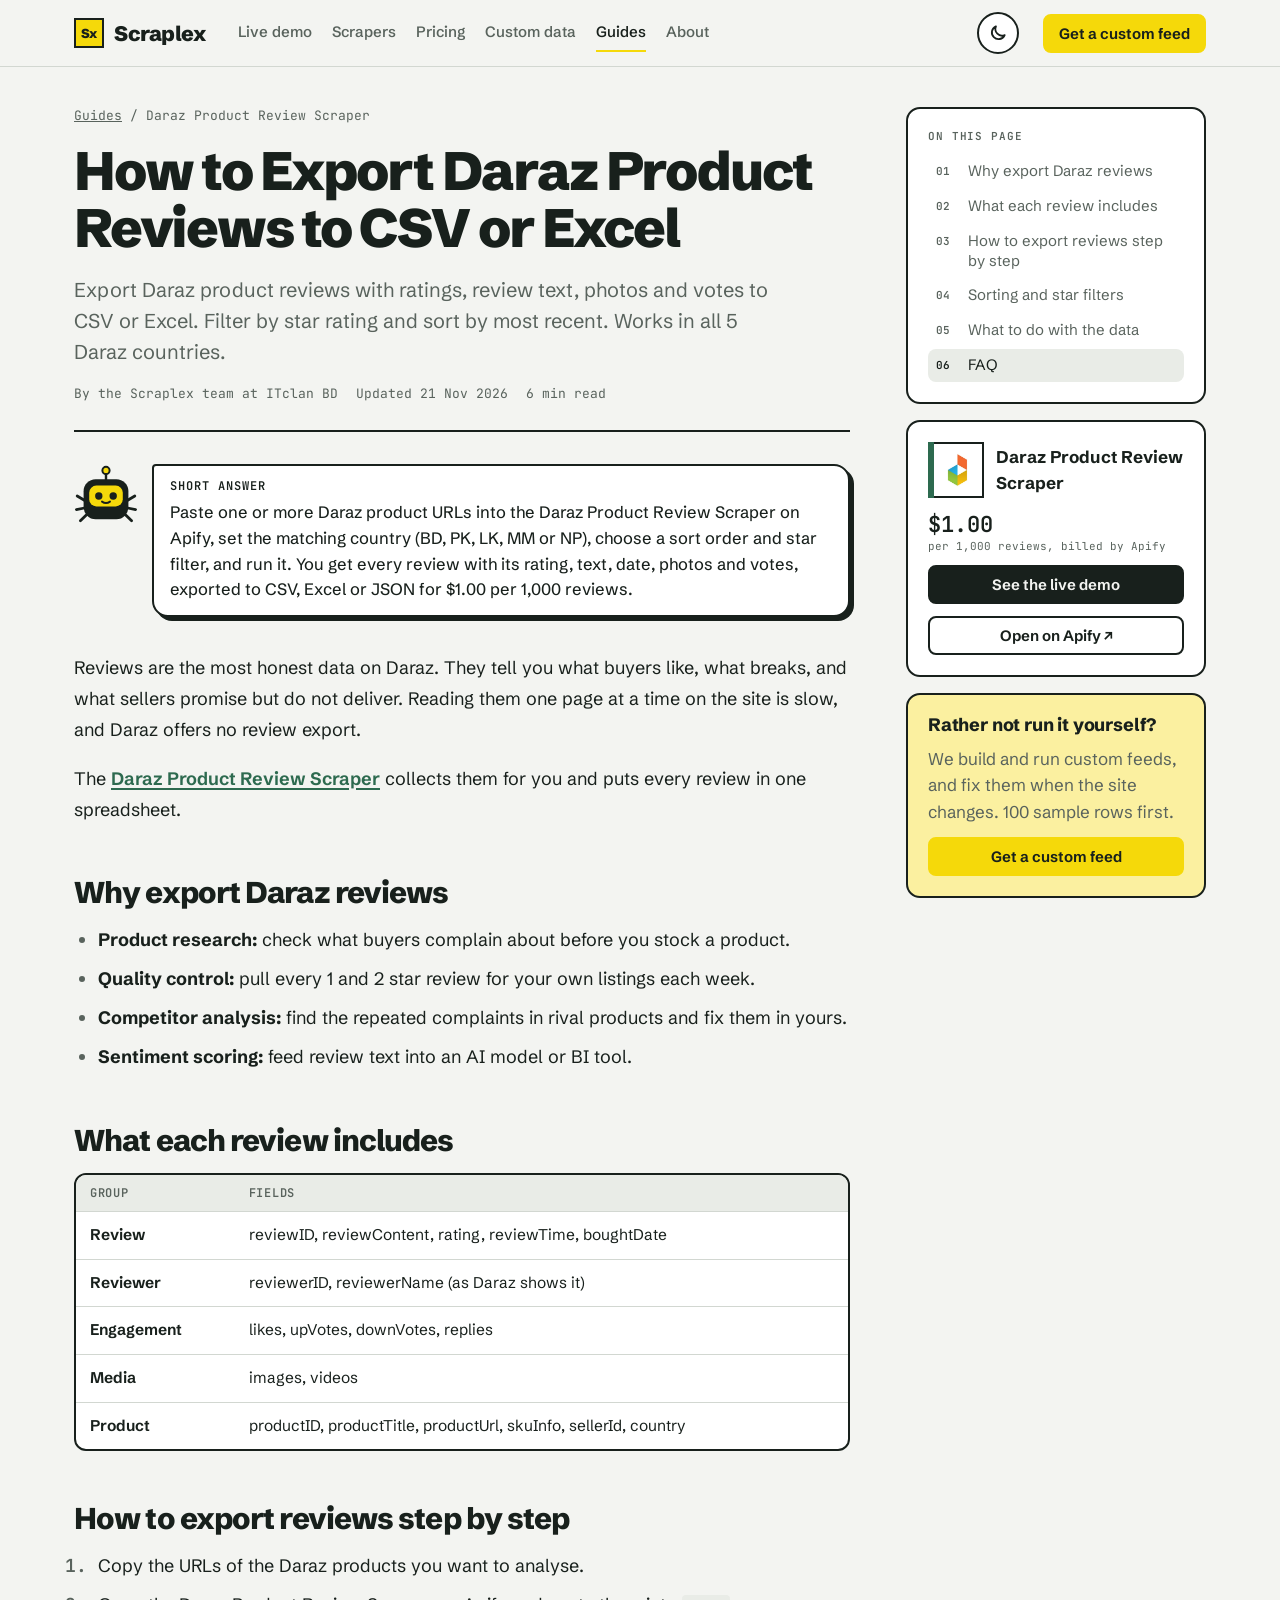
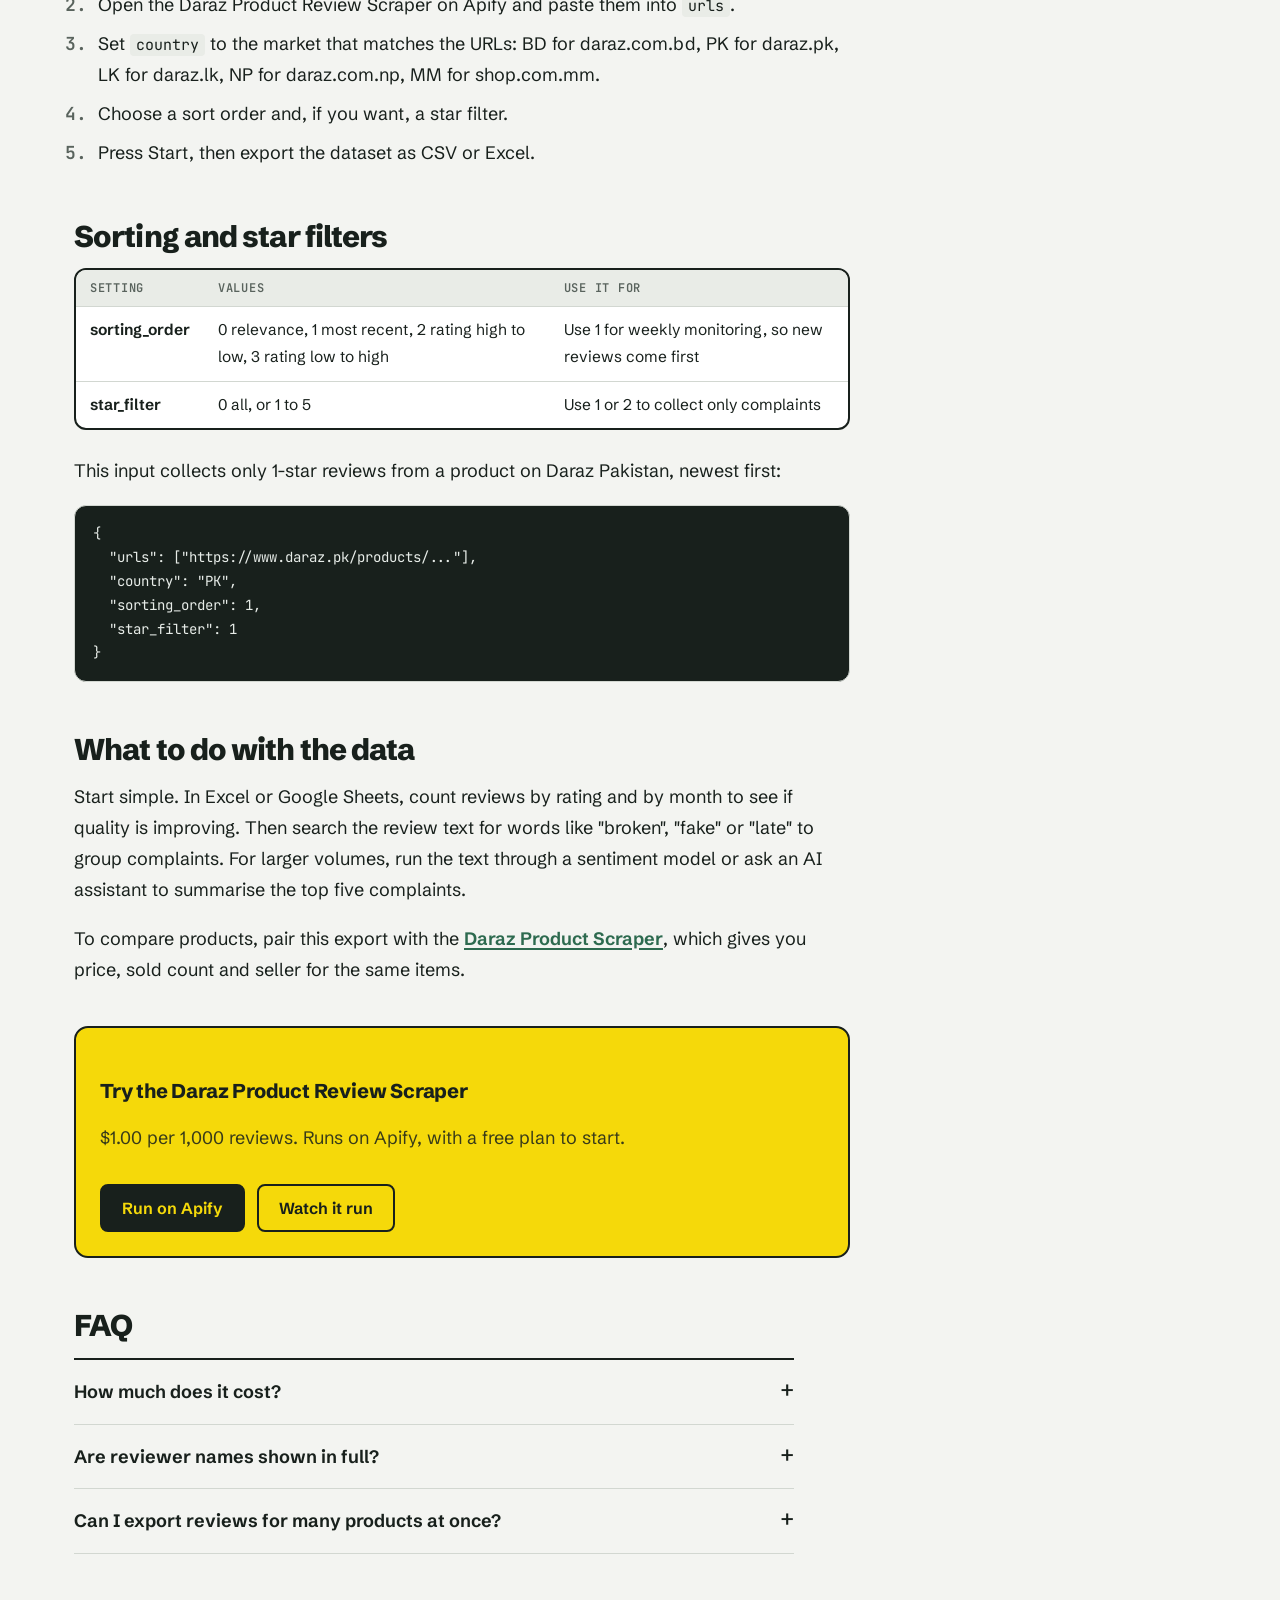
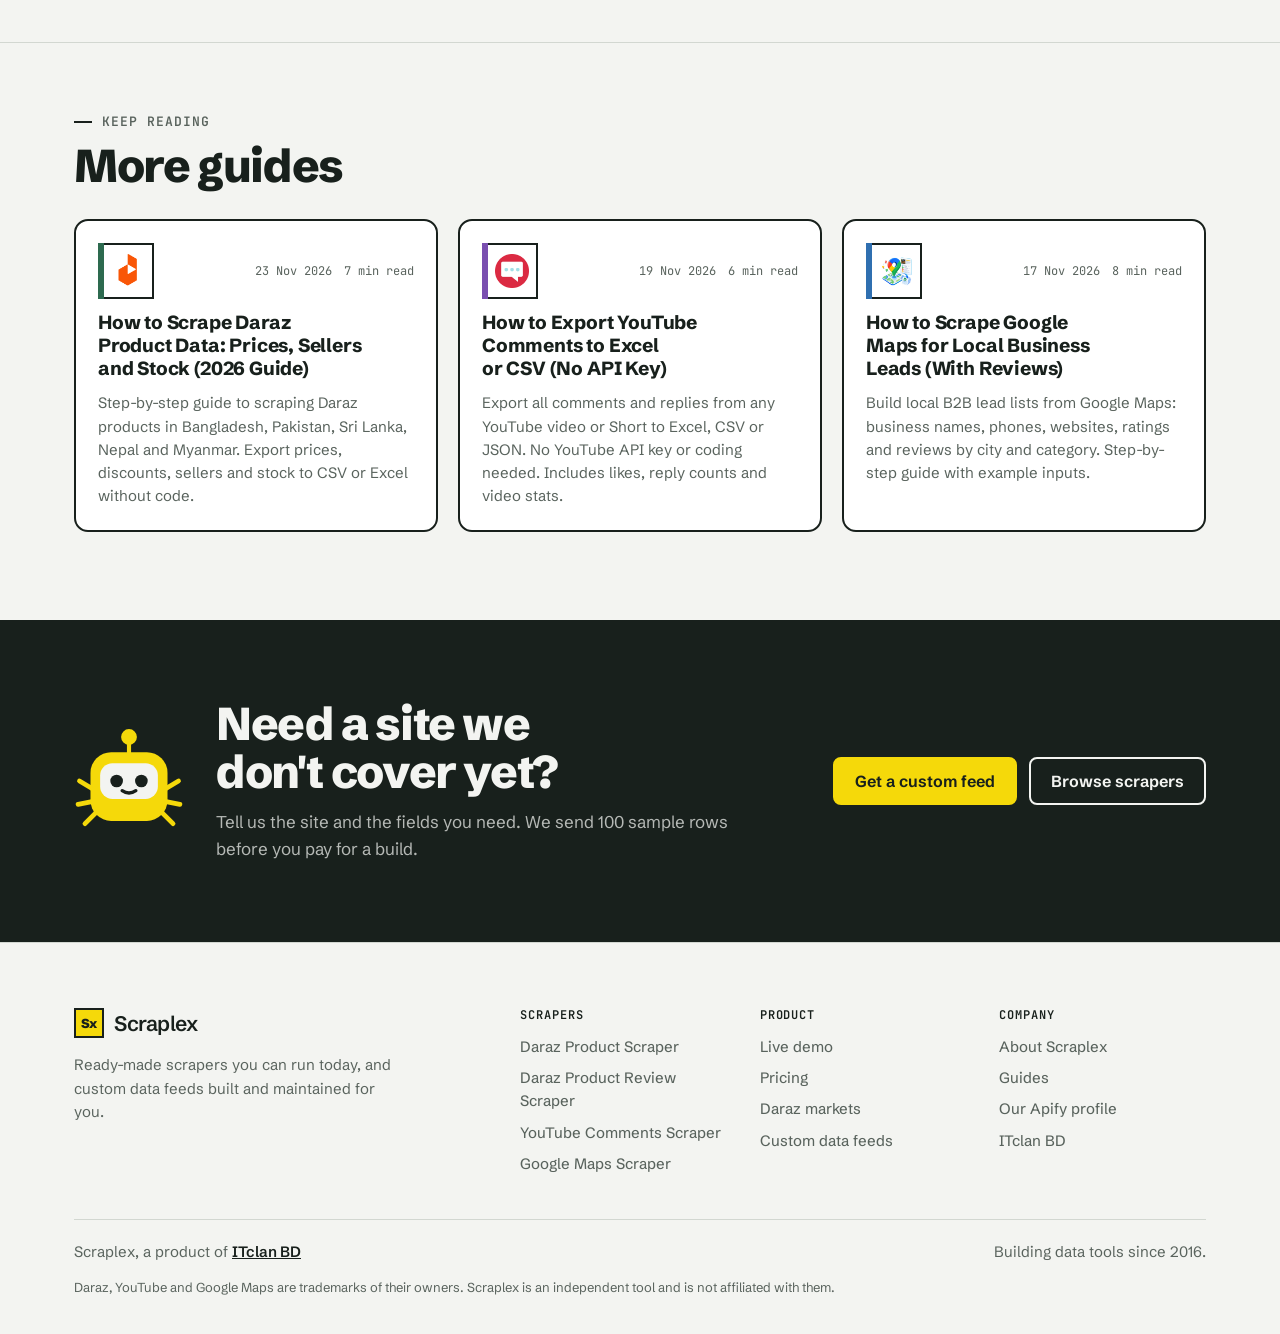
<file: guides/export-daraz-reviews/index.html>
<!doctype html>
<html lang="en">
<head>
<meta charset="utf-8">
<meta name="viewport" content="width=device-width, initial-scale=1, viewport-fit=cover">
<title>How to Export Daraz Product Reviews to CSV or Excel | Scraplex</title>
<meta name="description" content="Export Daraz product reviews with ratings, review text, photos and votes to CSV or Excel. Filter by star rating and sort by most recent. Works in all 5 Daraz countries.">
<meta property="og:site_name" content="Scraplex">
<meta property="og:title" content="How to Export Daraz Product Reviews to CSV or Excel | Scraplex">
<meta property="og:description" content="Export Daraz product reviews with ratings, review text, photos and votes to CSV or Excel. Filter by star rating and sort by most recent. Works in all 5 Daraz countries.">
<meta property="og:type" content="article">
<meta name="twitter:card" content="summary">
<script>(function(){var u=location.origin+"/guides/export-daraz-reviews";var l=document.createElement("link");l.rel="canonical";l.href=u;document.head.appendChild(l);var m=document.createElement("meta");m.setAttribute("property","og:url");m.content=u;document.head.appendChild(m)})()</script>
<script>try{var t=localStorage.getItem("theme");if(t==="dark"||t==="light")document.documentElement.setAttribute("data-theme",t)}catch(e){}</script>
<meta name="google-site-verification" content="PK_tRd7WuOCUDdievt8qqOQf_zm58DncDW0Tk0uQbTg"/>
<link rel="icon" href="/assets/favicon.svg" type="image/svg+xml">
<link rel="preconnect" href="https://fonts.googleapis.com">
<link rel="preconnect" href="https://fonts.gstatic.com" crossorigin>
<link href="https://fonts.googleapis.com/css2?family=Schibsted+Grotesk:wght@400..900&family=JetBrains+Mono:wght@400;600&display=swap" rel="stylesheet">
<link rel="stylesheet" href="/assets/site.css">
<script type="application/ld+json">{"@context": "https://schema.org", "@type": "Article", "headline": "How to Export Daraz Product Reviews to CSV or Excel", "description": "Export Daraz product reviews with ratings, review text, photos and votes to CSV or Excel. Filter by star rating and sort by most recent. Works in all 5 Daraz countries.", "datePublished": "2026-11-21", "dateModified": "2026-11-21", "author": {"@type": "Organization", "name": "ITclan BD", "url": "https://itclanbd.com"}, "publisher": {"@type": "Organization", "name": "Scraplex"}}</script>
<script type="application/ld+json">{"@context": "https://schema.org", "@type": "FAQPage", "mainEntity": [{"@type": "Question", "name": "How much does it cost?", "acceptedAnswer": {"@type": "Answer", "text": "$1.00 per 1,000 reviews. A product with 2,000 reviews costs about $2 to export in full."}}, {"@type": "Question", "name": "Are reviewer names shown in full?", "acceptedAnswer": {"@type": "Answer", "text": "Daraz masks most names on its own pages, and the scraper returns them the way Daraz shows them."}}, {"@type": "Question", "name": "Can I export reviews for many products at once?", "acceptedAnswer": {"@type": "Answer", "text": "Yes. Paste as many product URLs as you need into one run. They must all be from the same country domain."}}]}</script>
</head>
<body data-tip="Stuck on a step? I can run the Daraz Product Review Scraper for you on a schedule." data-tip-href="/custom" data-tip-label="Get a custom feed">
<header class="site-head">
  <div class="wrap">
    <a class="brand" href="/" aria-label="Scraplex home"><span class="brand-mark">Sx</span>Scraplex</a>
    <nav class="nav" id="site-nav" aria-label="Main">
      <a href="/#demo" data-nav="demo">Live demo</a>
      <a href="/scrapers" data-nav="scrapers">Scrapers</a>
      <a href="/#pricing" data-nav="pricing">Pricing</a>
      <a href="/custom" data-nav="custom">Custom data</a>
      <a href="/guides" data-nav="guides" aria-current="page">Guides</a>
      <a href="/about" data-nav="about">About</a>
    </nav>
    <button class="theme-btn" type="button" aria-label="Switch theme"><svg class="i-moon" viewBox="0 0 24 24" fill="none" stroke="currentColor" stroke-width="2.2" stroke-linecap="round" stroke-linejoin="round" aria-hidden="true"><path d="M20 14.5A8 8 0 0 1 9.5 4a8 8 0 1 0 10.5 10.5z"/></svg><svg class="i-sun" viewBox="0 0 24 24" fill="none" stroke="currentColor" stroke-width="2.2" stroke-linecap="round" aria-hidden="true"><circle cx="12" cy="12" r="4.2"/><path d="M12 2.5v2.2M12 19.3v2.2M2.5 12h2.2M19.3 12h2.2M5.3 5.3l1.6 1.6M17.1 17.1l1.6 1.6M5.3 18.7l1.6-1.6M17.1 6.9l1.6-1.6"/></svg></button>
    <button class="menu-btn" type="button" aria-expanded="false" aria-controls="site-nav"><span><i></i><i></i><i></i></span>Menu</button>
    <a class="btn btn-mark btn-sm head-cta" href="/custom">Get a custom feed</a>
  </div>
</header>

<main>
<div class="read-bar" aria-hidden="true"><i></i></div>
<div class="wrap art-grid">
  <article>
    <header class="art-head">
      <nav class="crumbs" aria-label="Breadcrumb"><a href="/guides">Guides</a><span>/</span><span>Daraz Product Review Scraper</span></nav>
      <h1>How to Export Daraz Product Reviews to CSV or Excel</h1>
      <p class="lede">Export Daraz product reviews with ratings, review text, photos and votes to CSV or Excel. Filter by star rating and sort by most recent. Works in all 5 Daraz countries.</p>
      <div class="byline"><span>By the Scraplex team at ITclan BD</span><span>Updated <time datetime="2026-11-21">21 Nov 2026</time></span><span>6 min read</span></div>
    </header>
    <div class="answer">
      <svg class="lex" viewBox="0 0 80 80" aria-hidden="true"></svg>
      <div class="say"><b>Short answer</b>Paste one or more Daraz product URLs into the Daraz Product Review Scraper on Apify, set the matching country (BD, PK, LK, MM or NP), choose a sort order and star filter, and run it. You get every review with its rating, text, date, photos and votes, exported to CSV, Excel or JSON for $1.00 per 1,000 reviews.</div>
    </div>
    <div class="prose">
<p>Reviews are the most honest data on Daraz. They tell you what buyers like, what breaks, and what sellers promise but do not deliver. Reading them one page at a time on the site is slow, and Daraz offers no review export.</p>
<p>The <a href="/scrapers/daraz-product-review-scraper">Daraz Product Review Scraper</a> collects them for you and puts every review in one spreadsheet.</p>
<h2 id="why">Why export Daraz reviews</h2>
<ul>
<li><b>Product research:</b> check what buyers complain about before you stock a product.</li>
<li><b>Quality control:</b> pull every 1 and 2 star review for your own listings each week.</li>
<li><b>Competitor analysis:</b> find the repeated complaints in rival products and fix them in yours.</li>
<li><b>Sentiment scoring:</b> feed review text into an AI model or BI tool.</li>
</ul>
<h2 id="fields">What each review includes</h2>
<div class="tbl"><table><thead><tr><th>Group</th><th>Fields</th></tr></thead><tbody>
<tr><td>Review</td><td>reviewID, reviewContent, rating, reviewTime, boughtDate</td></tr>
<tr><td>Reviewer</td><td>reviewerID, reviewerName (as Daraz shows it)</td></tr>
<tr><td>Engagement</td><td>likes, upVotes, downVotes, replies</td></tr>
<tr><td>Media</td><td>images, videos</td></tr>
<tr><td>Product</td><td>productID, productTitle, productUrl, skuInfo, sellerId, country</td></tr>
</tbody></table></div>
<h2 id="steps">How to export reviews step by step</h2>
<ol>
<li>Copy the URLs of the Daraz products you want to analyse.</li>
<li>Open the Daraz Product Review Scraper on Apify and paste them into <code>urls</code>.</li>
<li>Set <code>country</code> to the market that matches the URLs: BD for daraz.com.bd, PK for daraz.pk, LK for daraz.lk, NP for daraz.com.np, MM for shop.com.mm.</li>
<li>Choose a sort order and, if you want, a star filter.</li>
<li>Press Start, then export the dataset as CSV or Excel.</li>
</ol>
<h2 id="filters">Sorting and star filters</h2>
<div class="tbl"><table><thead><tr><th>Setting</th><th>Values</th><th>Use it for</th></tr></thead><tbody>
<tr><td>sorting_order</td><td>0 relevance, 1 most recent, 2 rating high to low, 3 rating low to high</td><td>Use 1 for weekly monitoring, so new reviews come first</td></tr>
<tr><td>star_filter</td><td>0 all, or 1 to 5</td><td>Use 1 or 2 to collect only complaints</td></tr>
</tbody></table></div>
<p>This input collects only 1-star reviews from a product on Daraz Pakistan, newest first:</p>
<div class="code"><pre><code>{
  "urls": ["https://www.daraz.pk/products/..."],
  "country": "PK",
  "sorting_order": 1,
  "star_filter": 1
}</code></pre></div>
<h2 id="analyse">What to do with the data</h2>
<p>Start simple. In Excel or Google Sheets, count reviews by rating and by month to see if quality is improving. Then search the review text for words like "broken", "fake" or "late" to group complaints. For larger volumes, run the text through a sentiment model or ask an AI assistant to summarise the top five complaints.</p>
<p>To compare products, pair this export with the <a href="/scrapers/daraz-product-scraper">Daraz Product Scraper</a>, which gives you price, sold count and seller for the same items.</p>
      <div class="cta-inline">
        <h3>Try the Daraz Product Review Scraper</h3>
        <p>$1.00 per 1,000 reviews. Runs on Apify, with a free plan to start.</p>
        <div class="btn-row"><a class="btn btn-ink" href="https://apify.com/itclan-bd/daraz-product-review-scraper" target="_blank" rel="noopener">Run on Apify</a><a class="btn" href="/scrapers/daraz-product-review-scraper">Watch it run</a></div>
      </div>
      <h2 id="faq">FAQ</h2>
    </div>
    <div class="faq-list"><details><summary>How much does it cost?</summary><p>$1.00 per 1,000 reviews. A product with 2,000 reviews costs about $2 to export in full.</p></details><details><summary>Are reviewer names shown in full?</summary><p>Daraz masks most names on its own pages, and the scraper returns them the way Daraz shows them.</p></details><details><summary>Can I export reviews for many products at once?</summary><p>Yes. Paste as many product URLs as you need into one run. They must all be from the same country domain.</p></details></div>
  </article>
  <aside class="aside">
    <div class="box box-toc"><span class="c-label">On this page</span><ol class="toc" id="toc"><li><a href="#why">Why export Daraz reviews</a></li><li><a href="#fields">What each review includes</a></li><li><a href="#steps">How to export reviews step by step</a></li><li><a href="#filters">Sorting and star filters</a></li><li><a href="#analyse">What to do with the data</a></li><li><a href="#faq">FAQ</a></li></ol></div>
    <div class="box">
      <div class="box-head"><span class="gsym icon cat-ecom" aria-hidden="true"><img src="/assets/icons/daraz-product-review-scraper.webp" alt="" width="44" height="44" loading="lazy"></span><div><b>Daraz Product Review Scraper</b></div></div>
      <div class="box-price">$1.00<span>per 1,000 reviews, billed by Apify</span></div>
      <a class="btn btn-ink btn-sm" href="/scrapers/daraz-product-review-scraper">See the live demo</a>
      <a class="btn btn-sm" href="https://apify.com/itclan-bd/daraz-product-review-scraper" target="_blank" rel="noopener">Open on Apify ↗</a>
    </div>
    <div class="box hl">
      <h3>Rather not run it yourself?</h3>
      <p class="muted">We build and run custom feeds, and fix them when the site changes. 100 sample rows first.</p>
      <a class="btn btn-mark btn-sm" href="/custom">Get a custom feed</a>
    </div>
  </aside>
</div>

<section class="more">
  <div class="wrap">
    <div class="section-head" style="margin-bottom:28px"><span class="eyebrow">Keep reading</span><h2>More guides</h2></div>
    <div class="guide-cards"><a class="gcard" href="/guides/scrape-daraz-product-data">
  <div class="gcard-top"><span class="gsym icon cat-ecom" aria-hidden="true"><img src="/assets/icons/daraz-product-scraper.webp" alt="" width="44" height="44" loading="lazy"></span><span class="g-meta"><span>23 Nov 2026</span><span>7 min read</span></span></div>
  <h3>How to Scrape Daraz Product Data: Prices, Sellers and Stock (2026 Guide)</h3>
  <p>Step-by-step guide to scraping Daraz products in Bangladesh, Pakistan, Sri Lanka, Nepal and Myanmar. Export prices, discounts, sellers and stock to CSV or Excel without code.</p>
</a><a class="gcard" href="/guides/export-youtube-comments">
  <div class="gcard-top"><span class="gsym icon cat-social" aria-hidden="true"><img src="/assets/icons/youtube-comments-scraper.webp" alt="" width="44" height="44" loading="lazy"></span><span class="g-meta"><span>19 Nov 2026</span><span>6 min read</span></span></div>
  <h3>How to Export YouTube Comments to Excel or CSV (No API Key)</h3>
  <p>Export all comments and replies from any YouTube video or Short to Excel, CSV or JSON. No YouTube API key or coding needed. Includes likes, reply counts and video stats.</p>
</a><a class="gcard" href="/guides/google-maps-lead-generation">
  <div class="gcard-top"><span class="gsym icon cat-local" aria-hidden="true"><img src="/assets/icons/google-maps-scraper.webp" alt="" width="44" height="44" loading="lazy"></span><span class="g-meta"><span>17 Nov 2026</span><span>8 min read</span></span></div>
  <h3>How to Scrape Google Maps for Local Business Leads (With Reviews)</h3>
  <p>Build local B2B lead lists from Google Maps: business names, phones, websites, ratings and reviews by city and category. Step-by-step guide with example inputs.</p>
</a></div>
  </div>
</section>

<section class="band">
  <div class="wrap">
    <svg class="lex lex-float" viewBox="0 0 80 80" aria-hidden="true"></svg>
    <div><h2>Need a site we don&#x27;t cover yet?</h2><p>Tell us the site and the fields you need. We send 100 sample rows before you pay for a build.</p></div>
    <div class="btn-row"><a class="btn btn-mark" href="/custom">Get a custom feed</a><a class="btn " href="/#scrapers">Browse scrapers</a></div>
  </div>
</section>
</main>

<footer class="site-foot">
  <div class="wrap">
    <div class="foot-grid">
      <div class="foot-brand">
        <a class="brand" href="/"><span class="brand-mark">Sx</span>Scraplex</a>
        <p class="muted">Ready-made scrapers you can run today, and custom data feeds built and maintained for you.</p>
      </div>
      <div><h4>Scrapers</h4><ul><li><a href="/scrapers/daraz-product-scraper">Daraz Product Scraper</a></li><li><a href="/scrapers/daraz-product-review-scraper">Daraz Product Review Scraper</a></li><li><a href="/scrapers/youtube-comments-scraper">YouTube Comments Scraper</a></li><li><a href="/scrapers/google-maps-scraper">Google Maps Scraper</a></li></ul></div>
      <div><h4>Product</h4><ul><li><a href="/#demo">Live demo</a></li><li><a href="/#pricing">Pricing</a></li><li><a href="/#markets">Daraz markets</a></li><li><a href="/custom">Custom data feeds</a></li></ul></div>
      <div><h4>Company</h4><ul><li><a href="/about">About Scraplex</a></li><li><a href="/guides">Guides</a></li><li><a href="https://apify.com/itclan-bd" target="_blank" rel="noopener">Our Apify profile</a></li><li><a href="https://itclanbd.com" target="_blank" rel="noopener">ITclan BD</a></li></ul></div>
    </div>
    <div class="foot-base">
      <span>Scraplex, a product of <a href="https://itclanbd.com" target="_blank" rel="noopener">ITclan BD</a></span>
      <span>Building data tools since 2016.</span>
    </div>
    <p class="foot-note">Daraz, YouTube and Google Maps are trademarks of their owners. Scraplex is an independent tool and is not affiliated with them.</p>
  </div>
</footer>

<div class="dock off" id="dock" aria-live="polite">
  <div class="say" id="dock-say"><span id="dock-text"></span><br><span id="dock-act"></span><button class="dock-x" id="dock-x" type="button" aria-label="Hide Lex's tips">×</button></div>
  <button class="dock-bot" id="dock-bot" type="button" aria-label="Show Lex's tips"><svg class="lex" viewBox="0 0 80 80" aria-hidden="true"></svg></button>
</div>

<script src="/assets/lex.js"></script>
<script>
(() => {
  const links = [...document.querySelectorAll("#toc a")];
  const heads = links.map(a => document.getElementById(a.getAttribute("href").slice(1))).filter(Boolean);
  const io = new IntersectionObserver(es => es.forEach(en => {
    if (!en.isIntersecting) return;
    links.forEach(a => a.classList.toggle("on", a.getAttribute("href") === "#" + en.target.id));
  }), { rootMargin: "-20% 0px -70% 0px" });
  heads.forEach(h => io.observe(h));
})();
</script>
</body>
</html>
</file>
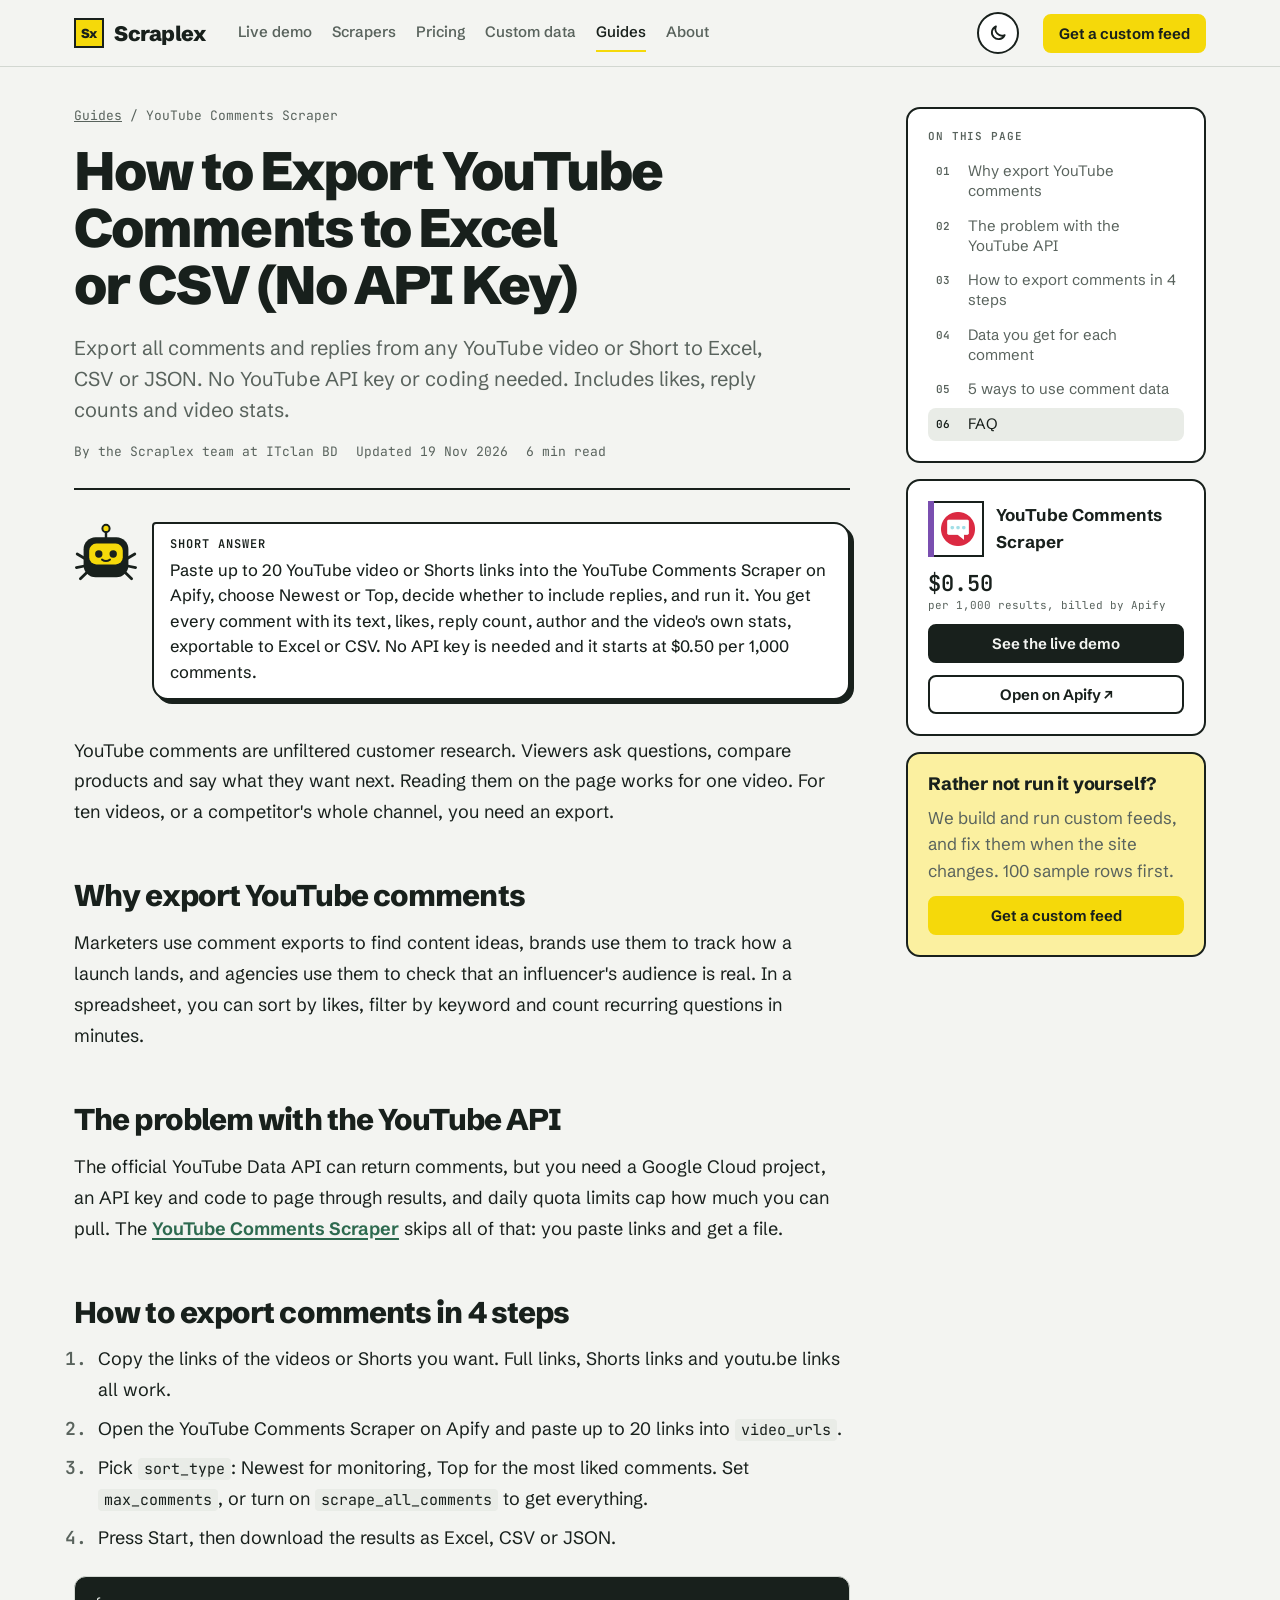
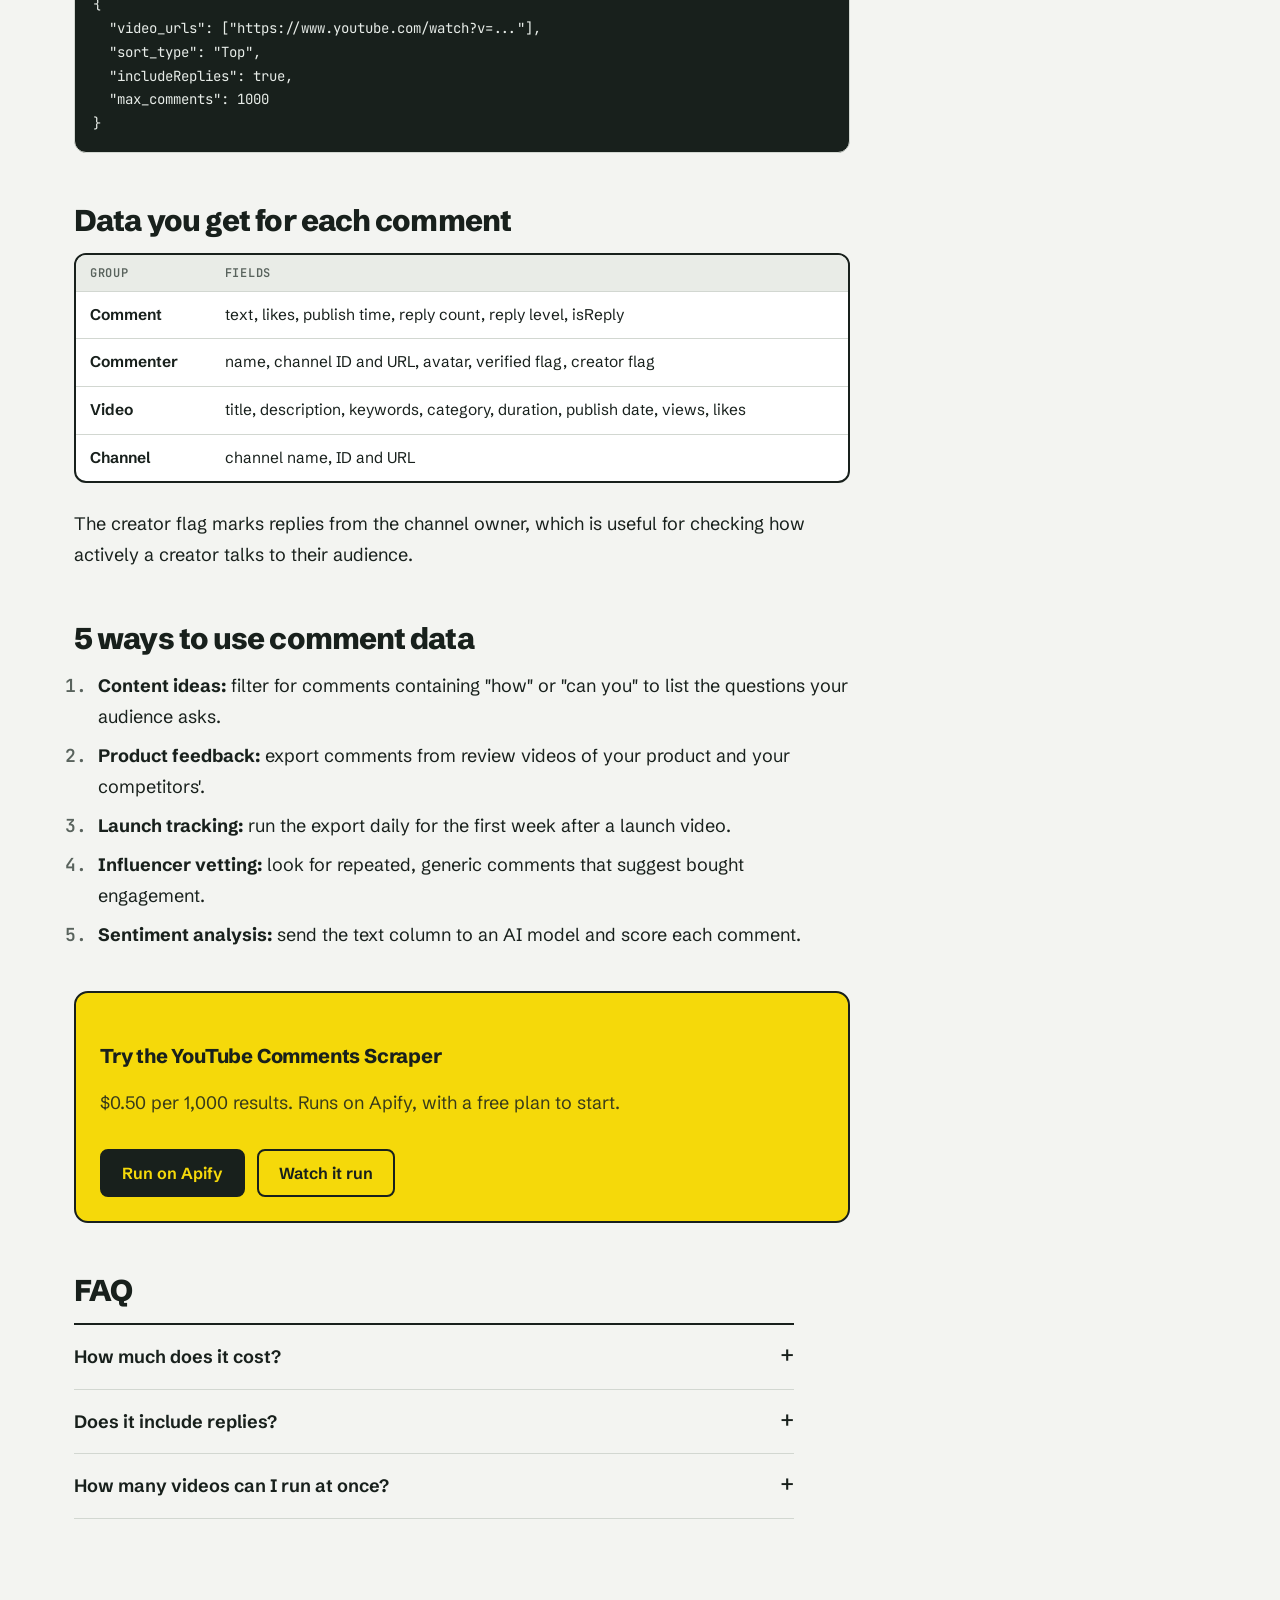
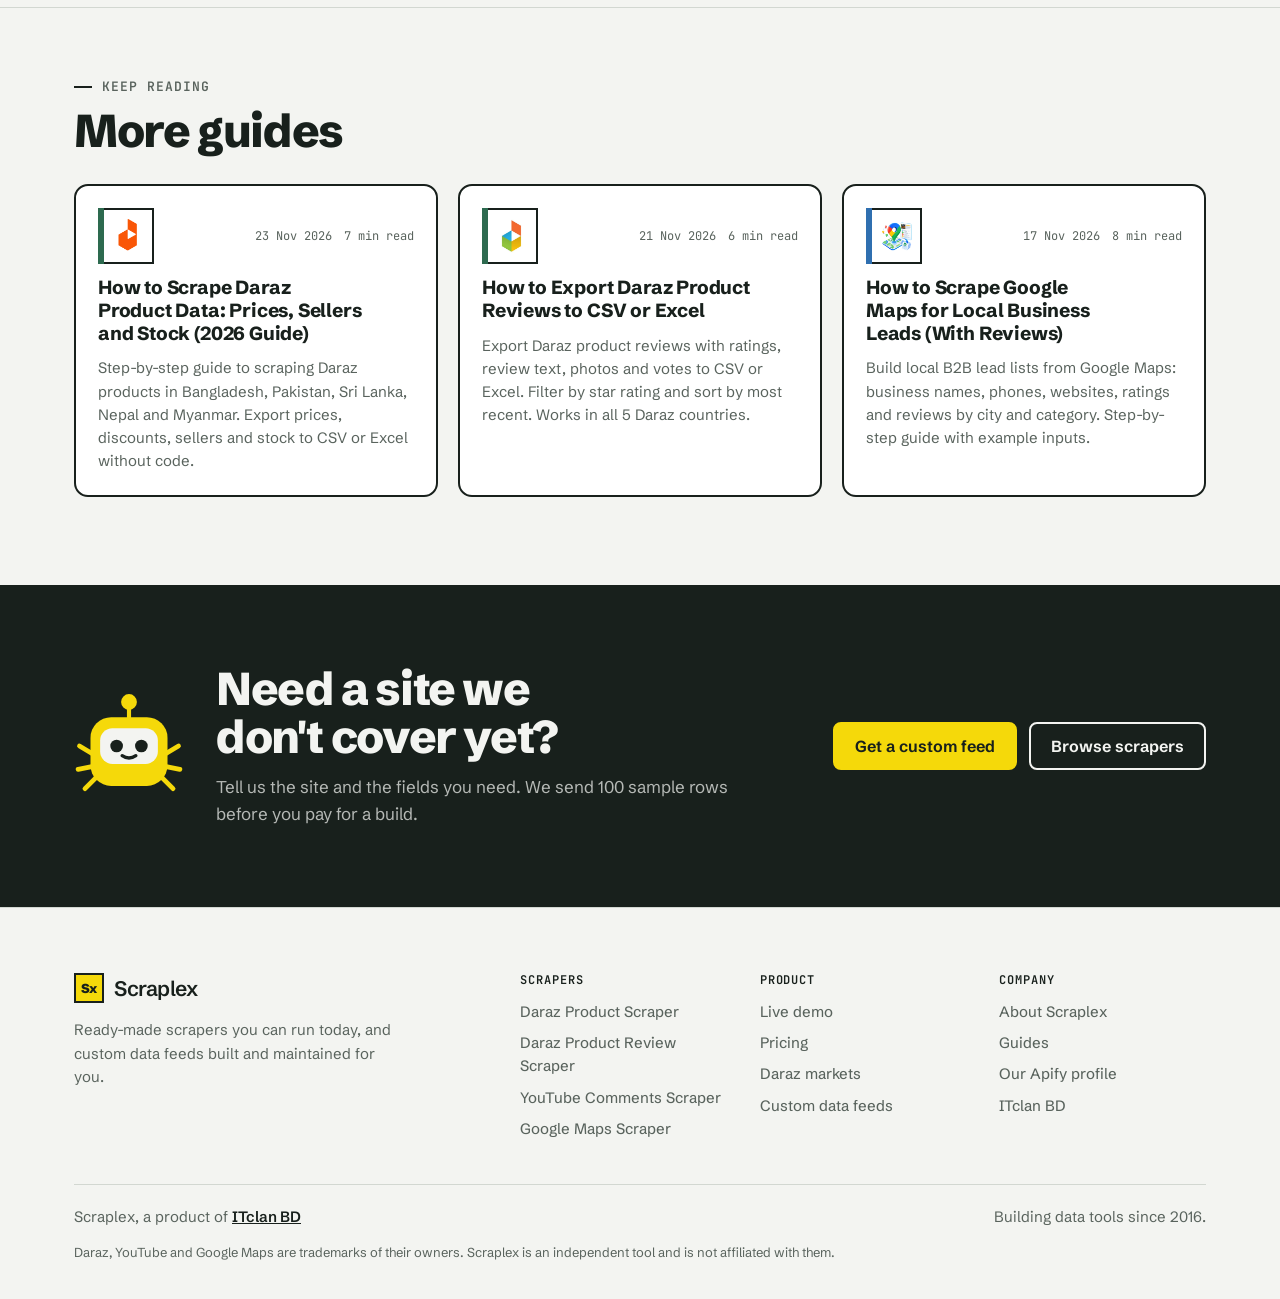
<file: guides/export-youtube-comments/index.html>
<!doctype html>
<html lang="en">
<head>
<meta charset="utf-8">
<meta name="viewport" content="width=device-width, initial-scale=1, viewport-fit=cover">
<title>How to Export YouTube Comments to Excel or CSV (No API Key) | Scraplex</title>
<meta name="description" content="Export all comments and replies from any YouTube video or Short to Excel, CSV or JSON. No YouTube API key or coding needed. Includes likes, reply counts and video stats.">
<meta property="og:site_name" content="Scraplex">
<meta property="og:title" content="How to Export YouTube Comments to Excel or CSV (No API Key) | Scraplex">
<meta property="og:description" content="Export all comments and replies from any YouTube video or Short to Excel, CSV or JSON. No YouTube API key or coding needed. Includes likes, reply counts and video stats.">
<meta property="og:type" content="article">
<meta name="twitter:card" content="summary">
<script>(function(){var u=location.origin+"/guides/export-youtube-comments";var l=document.createElement("link");l.rel="canonical";l.href=u;document.head.appendChild(l);var m=document.createElement("meta");m.setAttribute("property","og:url");m.content=u;document.head.appendChild(m)})()</script>
<script>try{var t=localStorage.getItem("theme");if(t==="dark"||t==="light")document.documentElement.setAttribute("data-theme",t)}catch(e){}</script>
<meta name="google-site-verification" content="PK_tRd7WuOCUDdievt8qqOQf_zm58DncDW0Tk0uQbTg"/>
<link rel="icon" href="/assets/favicon.svg" type="image/svg+xml">
<link rel="preconnect" href="https://fonts.googleapis.com">
<link rel="preconnect" href="https://fonts.gstatic.com" crossorigin>
<link href="https://fonts.googleapis.com/css2?family=Schibsted+Grotesk:wght@400..900&family=JetBrains+Mono:wght@400;600&display=swap" rel="stylesheet">
<link rel="stylesheet" href="/assets/site.css">
<script type="application/ld+json">{"@context": "https://schema.org", "@type": "Article", "headline": "How to Export YouTube Comments to Excel or CSV (No API Key)", "description": "Export all comments and replies from any YouTube video or Short to Excel, CSV or JSON. No YouTube API key or coding needed. Includes likes, reply counts and video stats.", "datePublished": "2026-11-19", "dateModified": "2026-11-19", "author": {"@type": "Organization", "name": "ITclan BD", "url": "https://itclanbd.com"}, "publisher": {"@type": "Organization", "name": "Scraplex"}}</script>
<script type="application/ld+json">{"@context": "https://schema.org", "@type": "FAQPage", "mainEntity": [{"@type": "Question", "name": "How much does it cost?", "acceptedAnswer": {"@type": "Answer", "text": "From $0.50 per 1,000 comments. Exporting 10,000 comments costs about $5."}}, {"@type": "Question", "name": "Does it include replies?", "acceptedAnswer": {"@type": "Answer", "text": "Yes, by default. Set includeReplies to false to collect top-level comments only."}}, {"@type": "Question", "name": "How many videos can I run at once?", "acceptedAnswer": {"@type": "Answer", "text": "Up to 20 links per run. For a whole channel, split the links across several runs or schedule them."}}]}</script>
</head>
<body data-tip="Stuck on a step? I can run the YouTube Comments Scraper for you on a schedule." data-tip-href="/custom" data-tip-label="Get a custom feed">
<header class="site-head">
  <div class="wrap">
    <a class="brand" href="/" aria-label="Scraplex home"><span class="brand-mark">Sx</span>Scraplex</a>
    <nav class="nav" id="site-nav" aria-label="Main">
      <a href="/#demo" data-nav="demo">Live demo</a>
      <a href="/scrapers" data-nav="scrapers">Scrapers</a>
      <a href="/#pricing" data-nav="pricing">Pricing</a>
      <a href="/custom" data-nav="custom">Custom data</a>
      <a href="/guides" data-nav="guides" aria-current="page">Guides</a>
      <a href="/about" data-nav="about">About</a>
    </nav>
    <button class="theme-btn" type="button" aria-label="Switch theme"><svg class="i-moon" viewBox="0 0 24 24" fill="none" stroke="currentColor" stroke-width="2.2" stroke-linecap="round" stroke-linejoin="round" aria-hidden="true"><path d="M20 14.5A8 8 0 0 1 9.5 4a8 8 0 1 0 10.5 10.5z"/></svg><svg class="i-sun" viewBox="0 0 24 24" fill="none" stroke="currentColor" stroke-width="2.2" stroke-linecap="round" aria-hidden="true"><circle cx="12" cy="12" r="4.2"/><path d="M12 2.5v2.2M12 19.3v2.2M2.5 12h2.2M19.3 12h2.2M5.3 5.3l1.6 1.6M17.1 17.1l1.6 1.6M5.3 18.7l1.6-1.6M17.1 6.9l1.6-1.6"/></svg></button>
    <button class="menu-btn" type="button" aria-expanded="false" aria-controls="site-nav"><span><i></i><i></i><i></i></span>Menu</button>
    <a class="btn btn-mark btn-sm head-cta" href="/custom">Get a custom feed</a>
  </div>
</header>

<main>
<div class="read-bar" aria-hidden="true"><i></i></div>
<div class="wrap art-grid">
  <article>
    <header class="art-head">
      <nav class="crumbs" aria-label="Breadcrumb"><a href="/guides">Guides</a><span>/</span><span>YouTube Comments Scraper</span></nav>
      <h1>How to Export YouTube Comments to Excel or CSV (No API Key)</h1>
      <p class="lede">Export all comments and replies from any YouTube video or Short to Excel, CSV or JSON. No YouTube API key or coding needed. Includes likes, reply counts and video stats.</p>
      <div class="byline"><span>By the Scraplex team at ITclan BD</span><span>Updated <time datetime="2026-11-19">19 Nov 2026</time></span><span>6 min read</span></div>
    </header>
    <div class="answer">
      <svg class="lex" viewBox="0 0 80 80" aria-hidden="true"></svg>
      <div class="say"><b>Short answer</b>Paste up to 20 YouTube video or Shorts links into the YouTube Comments Scraper on Apify, choose Newest or Top, decide whether to include replies, and run it. You get every comment with its text, likes, reply count, author and the video&#x27;s own stats, exportable to Excel or CSV. No API key is needed and it starts at $0.50 per 1,000 comments.</div>
    </div>
    <div class="prose">
<p>YouTube comments are unfiltered customer research. Viewers ask questions, compare products and say what they want next. Reading them on the page works for one video. For ten videos, or a competitor's whole channel, you need an export.</p>
<h2 id="why">Why export YouTube comments</h2>
<p>Marketers use comment exports to find content ideas, brands use them to track how a launch lands, and agencies use them to check that an influencer's audience is real. In a spreadsheet, you can sort by likes, filter by keyword and count recurring questions in minutes.</p>
<h2 id="api">The problem with the YouTube API</h2>
<p>The official YouTube Data API can return comments, but you need a Google Cloud project, an API key and code to page through results, and daily quota limits cap how much you can pull. The <a href="/scrapers/youtube-comments-scraper">YouTube Comments Scraper</a> skips all of that: you paste links and get a file.</p>
<h2 id="steps">How to export comments in 4 steps</h2>
<ol>
<li>Copy the links of the videos or Shorts you want. Full links, Shorts links and youtu.be links all work.</li>
<li>Open the YouTube Comments Scraper on Apify and paste up to 20 links into <code>video_urls</code>.</li>
<li>Pick <code>sort_type</code>: Newest for monitoring, Top for the most liked comments. Set <code>max_comments</code>, or turn on <code>scrape_all_comments</code> to get everything.</li>
<li>Press Start, then download the results as Excel, CSV or JSON.</li>
</ol>
<div class="code"><pre><code>{
  "video_urls": ["https://www.youtube.com/watch?v=..."],
  "sort_type": "Top",
  "includeReplies": true,
  "max_comments": 1000
}</code></pre></div>
<h2 id="fields">Data you get for each comment</h2>
<div class="tbl"><table><thead><tr><th>Group</th><th>Fields</th></tr></thead><tbody>
<tr><td>Comment</td><td>text, likes, publish time, reply count, reply level, isReply</td></tr>
<tr><td>Commenter</td><td>name, channel ID and URL, avatar, verified flag, creator flag</td></tr>
<tr><td>Video</td><td>title, description, keywords, category, duration, publish date, views, likes</td></tr>
<tr><td>Channel</td><td>channel name, ID and URL</td></tr>
</tbody></table></div>
<p>The creator flag marks replies from the channel owner, which is useful for checking how actively a creator talks to their audience.</p>
<h2 id="ideas">5 ways to use comment data</h2>
<ol>
<li><b>Content ideas:</b> filter for comments containing "how" or "can you" to list the questions your audience asks.</li>
<li><b>Product feedback:</b> export comments from review videos of your product and your competitors'.</li>
<li><b>Launch tracking:</b> run the export daily for the first week after a launch video.</li>
<li><b>Influencer vetting:</b> look for repeated, generic comments that suggest bought engagement.</li>
<li><b>Sentiment analysis:</b> send the text column to an AI model and score each comment.</li>
</ol>
      <div class="cta-inline">
        <h3>Try the YouTube Comments Scraper</h3>
        <p>$0.50 per 1,000 results. Runs on Apify, with a free plan to start.</p>
        <div class="btn-row"><a class="btn btn-ink" href="https://apify.com/itclan-bd/youtube-comments-scraper" target="_blank" rel="noopener">Run on Apify</a><a class="btn" href="/scrapers/youtube-comments-scraper">Watch it run</a></div>
      </div>
      <h2 id="faq">FAQ</h2>
    </div>
    <div class="faq-list"><details><summary>How much does it cost?</summary><p>From $0.50 per 1,000 comments. Exporting 10,000 comments costs about $5.</p></details><details><summary>Does it include replies?</summary><p>Yes, by default. Set includeReplies to false to collect top-level comments only.</p></details><details><summary>How many videos can I run at once?</summary><p>Up to 20 links per run. For a whole channel, split the links across several runs or schedule them.</p></details></div>
  </article>
  <aside class="aside">
    <div class="box box-toc"><span class="c-label">On this page</span><ol class="toc" id="toc"><li><a href="#why">Why export YouTube comments</a></li><li><a href="#api">The problem with the YouTube API</a></li><li><a href="#steps">How to export comments in 4 steps</a></li><li><a href="#fields">Data you get for each comment</a></li><li><a href="#ideas">5 ways to use comment data</a></li><li><a href="#faq">FAQ</a></li></ol></div>
    <div class="box">
      <div class="box-head"><span class="gsym icon cat-social" aria-hidden="true"><img src="/assets/icons/youtube-comments-scraper.webp" alt="" width="44" height="44" loading="lazy"></span><div><b>YouTube Comments Scraper</b></div></div>
      <div class="box-price">$0.50<span>per 1,000 results, billed by Apify</span></div>
      <a class="btn btn-ink btn-sm" href="/scrapers/youtube-comments-scraper">See the live demo</a>
      <a class="btn btn-sm" href="https://apify.com/itclan-bd/youtube-comments-scraper" target="_blank" rel="noopener">Open on Apify ↗</a>
    </div>
    <div class="box hl">
      <h3>Rather not run it yourself?</h3>
      <p class="muted">We build and run custom feeds, and fix them when the site changes. 100 sample rows first.</p>
      <a class="btn btn-mark btn-sm" href="/custom">Get a custom feed</a>
    </div>
  </aside>
</div>

<section class="more">
  <div class="wrap">
    <div class="section-head" style="margin-bottom:28px"><span class="eyebrow">Keep reading</span><h2>More guides</h2></div>
    <div class="guide-cards"><a class="gcard" href="/guides/scrape-daraz-product-data">
  <div class="gcard-top"><span class="gsym icon cat-ecom" aria-hidden="true"><img src="/assets/icons/daraz-product-scraper.webp" alt="" width="44" height="44" loading="lazy"></span><span class="g-meta"><span>23 Nov 2026</span><span>7 min read</span></span></div>
  <h3>How to Scrape Daraz Product Data: Prices, Sellers and Stock (2026 Guide)</h3>
  <p>Step-by-step guide to scraping Daraz products in Bangladesh, Pakistan, Sri Lanka, Nepal and Myanmar. Export prices, discounts, sellers and stock to CSV or Excel without code.</p>
</a><a class="gcard" href="/guides/export-daraz-reviews">
  <div class="gcard-top"><span class="gsym icon cat-ecom" aria-hidden="true"><img src="/assets/icons/daraz-product-review-scraper.webp" alt="" width="44" height="44" loading="lazy"></span><span class="g-meta"><span>21 Nov 2026</span><span>6 min read</span></span></div>
  <h3>How to Export Daraz Product Reviews to CSV or Excel</h3>
  <p>Export Daraz product reviews with ratings, review text, photos and votes to CSV or Excel. Filter by star rating and sort by most recent. Works in all 5 Daraz countries.</p>
</a><a class="gcard" href="/guides/google-maps-lead-generation">
  <div class="gcard-top"><span class="gsym icon cat-local" aria-hidden="true"><img src="/assets/icons/google-maps-scraper.webp" alt="" width="44" height="44" loading="lazy"></span><span class="g-meta"><span>17 Nov 2026</span><span>8 min read</span></span></div>
  <h3>How to Scrape Google Maps for Local Business Leads (With Reviews)</h3>
  <p>Build local B2B lead lists from Google Maps: business names, phones, websites, ratings and reviews by city and category. Step-by-step guide with example inputs.</p>
</a></div>
  </div>
</section>

<section class="band">
  <div class="wrap">
    <svg class="lex lex-float" viewBox="0 0 80 80" aria-hidden="true"></svg>
    <div><h2>Need a site we don&#x27;t cover yet?</h2><p>Tell us the site and the fields you need. We send 100 sample rows before you pay for a build.</p></div>
    <div class="btn-row"><a class="btn btn-mark" href="/custom">Get a custom feed</a><a class="btn " href="/#scrapers">Browse scrapers</a></div>
  </div>
</section>
</main>

<footer class="site-foot">
  <div class="wrap">
    <div class="foot-grid">
      <div class="foot-brand">
        <a class="brand" href="/"><span class="brand-mark">Sx</span>Scraplex</a>
        <p class="muted">Ready-made scrapers you can run today, and custom data feeds built and maintained for you.</p>
      </div>
      <div><h4>Scrapers</h4><ul><li><a href="/scrapers/daraz-product-scraper">Daraz Product Scraper</a></li><li><a href="/scrapers/daraz-product-review-scraper">Daraz Product Review Scraper</a></li><li><a href="/scrapers/youtube-comments-scraper">YouTube Comments Scraper</a></li><li><a href="/scrapers/google-maps-scraper">Google Maps Scraper</a></li></ul></div>
      <div><h4>Product</h4><ul><li><a href="/#demo">Live demo</a></li><li><a href="/#pricing">Pricing</a></li><li><a href="/#markets">Daraz markets</a></li><li><a href="/custom">Custom data feeds</a></li></ul></div>
      <div><h4>Company</h4><ul><li><a href="/about">About Scraplex</a></li><li><a href="/guides">Guides</a></li><li><a href="https://apify.com/itclan-bd" target="_blank" rel="noopener">Our Apify profile</a></li><li><a href="https://itclanbd.com" target="_blank" rel="noopener">ITclan BD</a></li></ul></div>
    </div>
    <div class="foot-base">
      <span>Scraplex, a product of <a href="https://itclanbd.com" target="_blank" rel="noopener">ITclan BD</a></span>
      <span>Building data tools since 2016.</span>
    </div>
    <p class="foot-note">Daraz, YouTube and Google Maps are trademarks of their owners. Scraplex is an independent tool and is not affiliated with them.</p>
  </div>
</footer>

<div class="dock off" id="dock" aria-live="polite">
  <div class="say" id="dock-say"><span id="dock-text"></span><br><span id="dock-act"></span><button class="dock-x" id="dock-x" type="button" aria-label="Hide Lex's tips">×</button></div>
  <button class="dock-bot" id="dock-bot" type="button" aria-label="Show Lex's tips"><svg class="lex" viewBox="0 0 80 80" aria-hidden="true"></svg></button>
</div>

<script src="/assets/lex.js"></script>
<script>
(() => {
  const links = [...document.querySelectorAll("#toc a")];
  const heads = links.map(a => document.getElementById(a.getAttribute("href").slice(1))).filter(Boolean);
  const io = new IntersectionObserver(es => es.forEach(en => {
    if (!en.isIntersecting) return;
    links.forEach(a => a.classList.toggle("on", a.getAttribute("href") === "#" + en.target.id));
  }), { rootMargin: "-20% 0px -70% 0px" });
  heads.forEach(h => io.observe(h));
})();
</script>
</body>
</html>
</file>
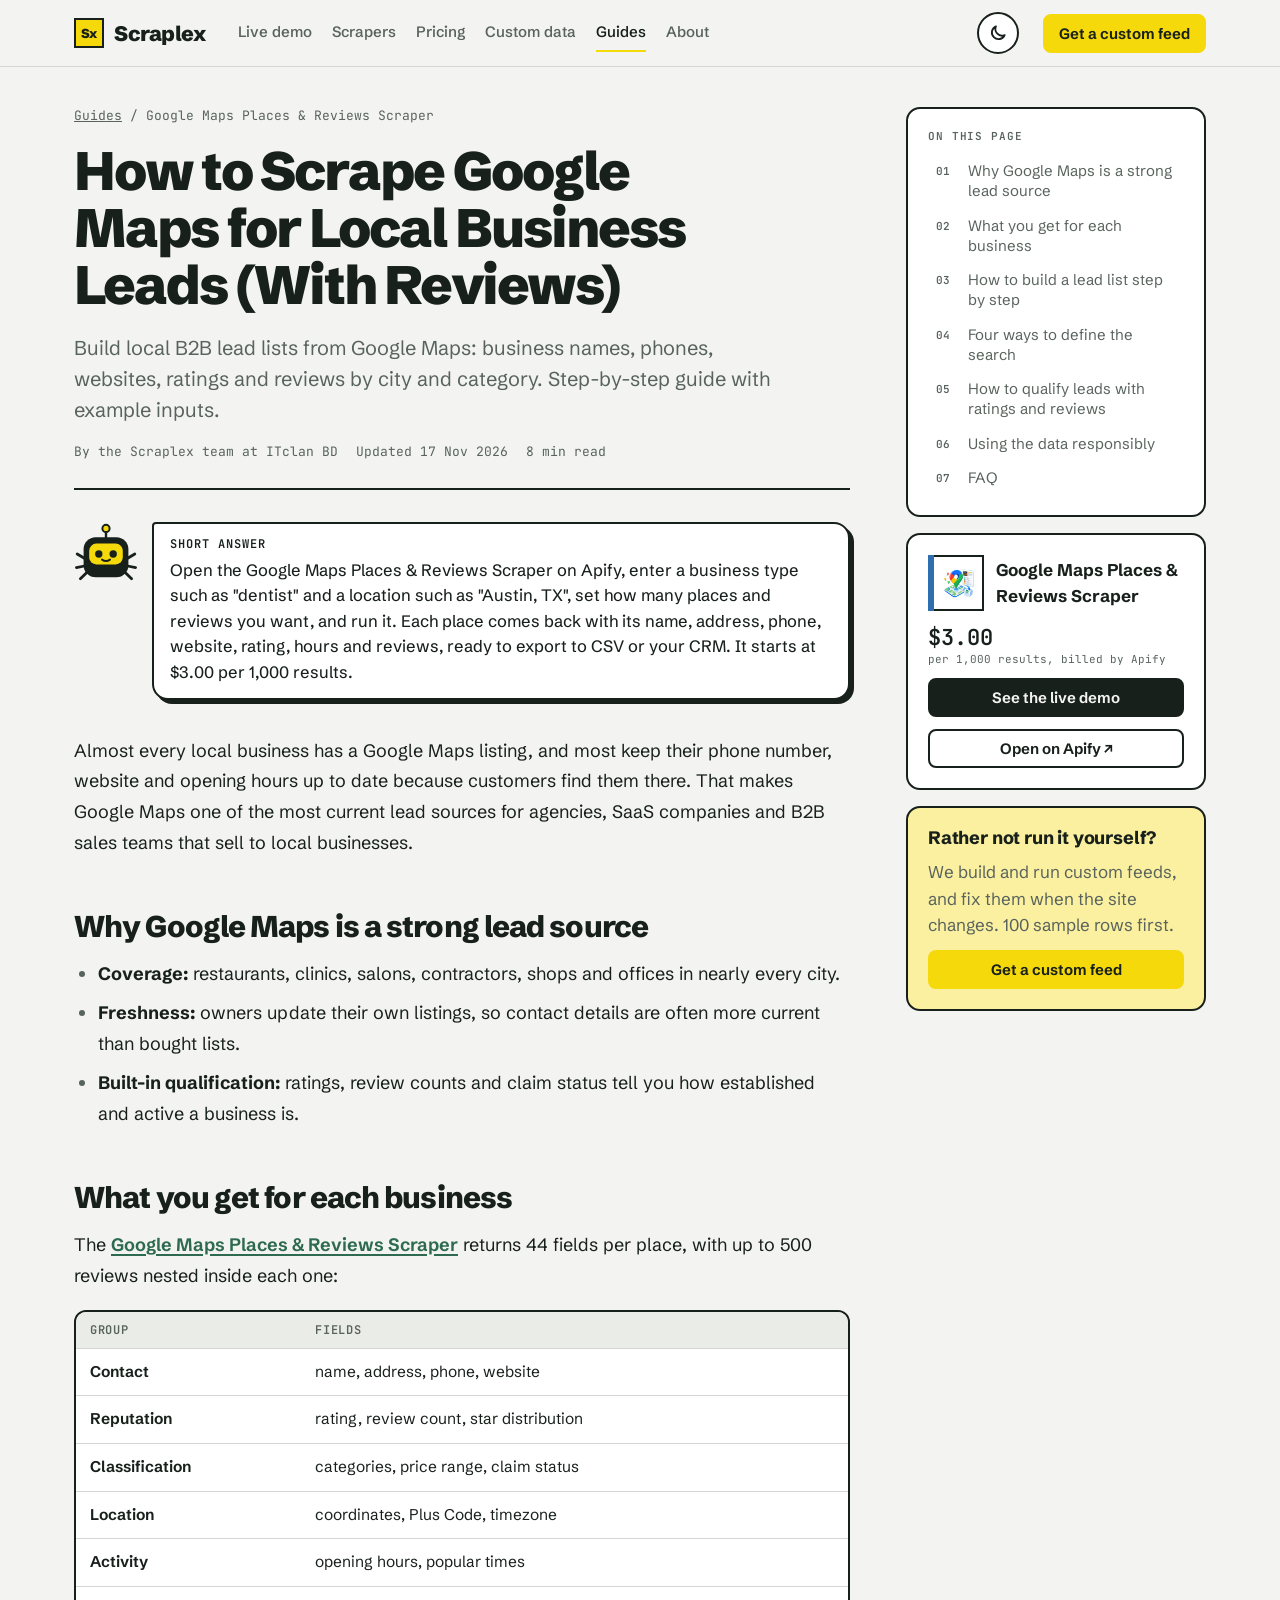
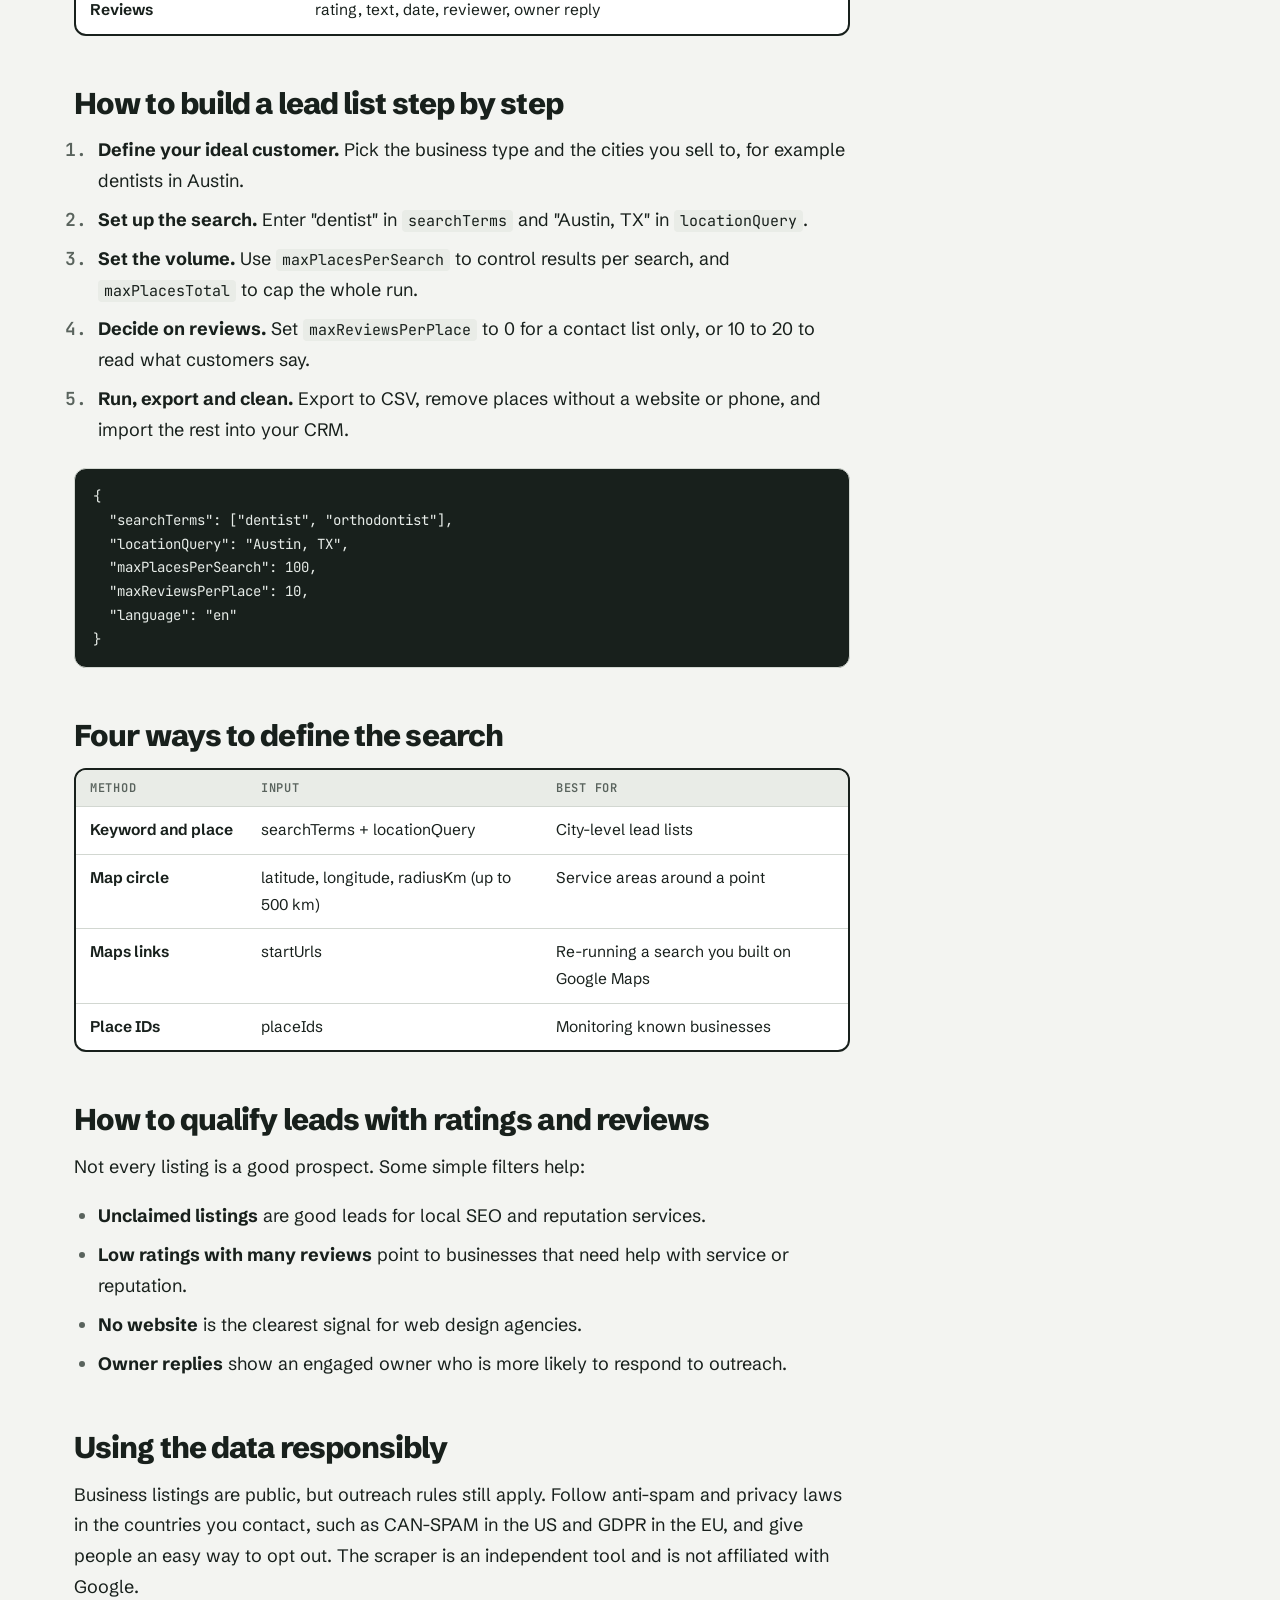
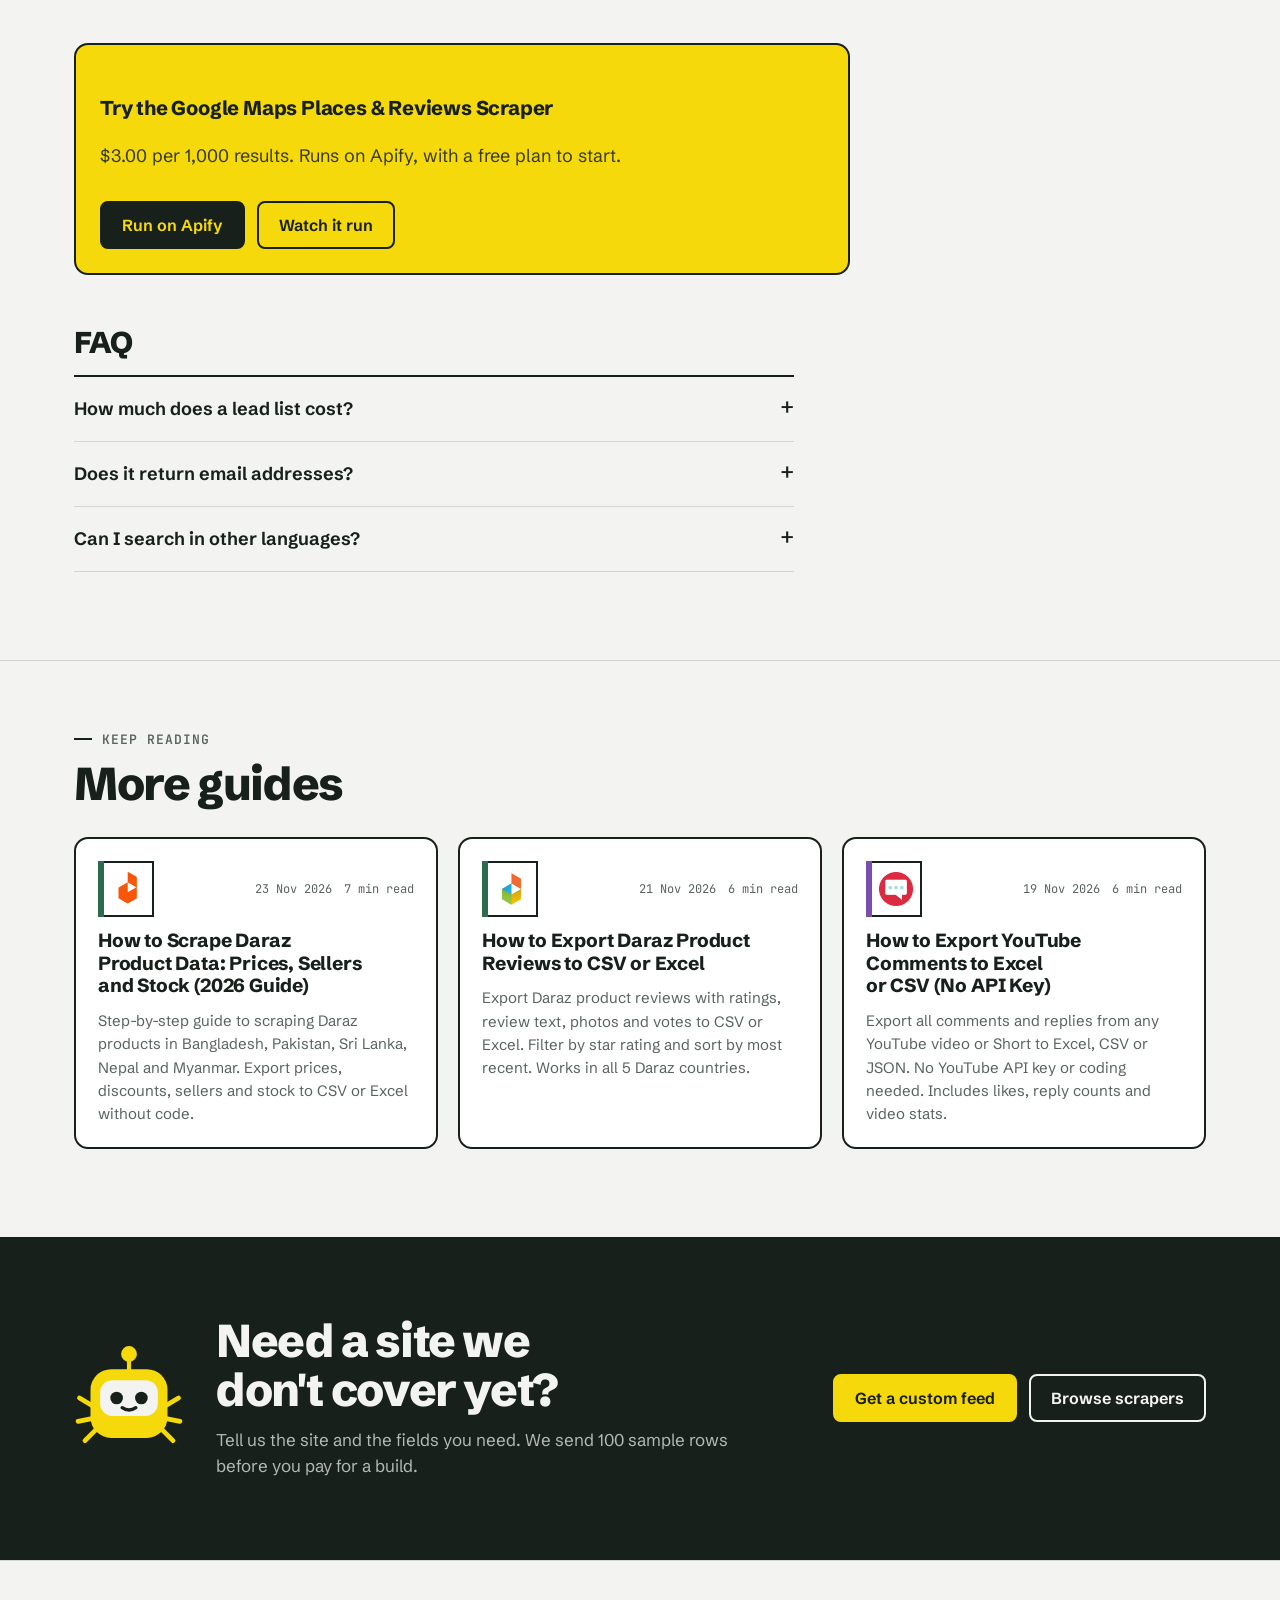
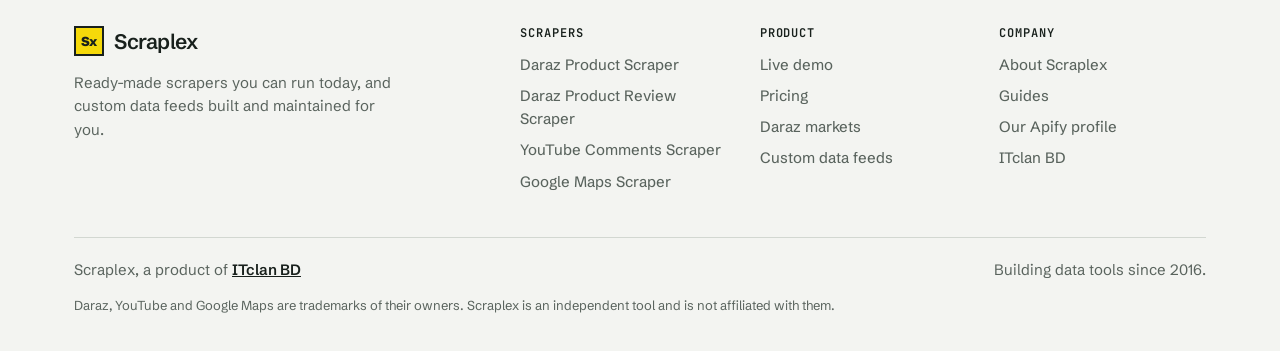
<file: guides/google-maps-lead-generation/index.html>
<!doctype html>
<html lang="en">
<head>
<meta charset="utf-8">
<meta name="viewport" content="width=device-width, initial-scale=1, viewport-fit=cover">
<title>How to Scrape Google Maps for Local Business Leads (With Reviews) | Scraplex</title>
<meta name="description" content="Build local B2B lead lists from Google Maps: business names, phones, websites, ratings and reviews by city and category. Step-by-step guide with example inputs.">
<meta property="og:site_name" content="Scraplex">
<meta property="og:title" content="How to Scrape Google Maps for Local Business Leads (With Reviews) | Scraplex">
<meta property="og:description" content="Build local B2B lead lists from Google Maps: business names, phones, websites, ratings and reviews by city and category. Step-by-step guide with example inputs.">
<meta property="og:type" content="article">
<meta name="twitter:card" content="summary">
<script>(function(){var u=location.origin+"/guides/google-maps-lead-generation";var l=document.createElement("link");l.rel="canonical";l.href=u;document.head.appendChild(l);var m=document.createElement("meta");m.setAttribute("property","og:url");m.content=u;document.head.appendChild(m)})()</script>
<script>try{var t=localStorage.getItem("theme");if(t==="dark"||t==="light")document.documentElement.setAttribute("data-theme",t)}catch(e){}</script>
<meta name="google-site-verification" content="PK_tRd7WuOCUDdievt8qqOQf_zm58DncDW0Tk0uQbTg"/>
<link rel="icon" href="/assets/favicon.svg" type="image/svg+xml">
<link rel="preconnect" href="https://fonts.googleapis.com">
<link rel="preconnect" href="https://fonts.gstatic.com" crossorigin>
<link href="https://fonts.googleapis.com/css2?family=Schibsted+Grotesk:wght@400..900&family=JetBrains+Mono:wght@400;600&display=swap" rel="stylesheet">
<link rel="stylesheet" href="/assets/site.css">
<script type="application/ld+json">{"@context": "https://schema.org", "@type": "Article", "headline": "How to Scrape Google Maps for Local Business Leads (With Reviews)", "description": "Build local B2B lead lists from Google Maps: business names, phones, websites, ratings and reviews by city and category. Step-by-step guide with example inputs.", "datePublished": "2026-11-17", "dateModified": "2026-11-17", "author": {"@type": "Organization", "name": "ITclan BD", "url": "https://itclanbd.com"}, "publisher": {"@type": "Organization", "name": "Scraplex"}}</script>
<script type="application/ld+json">{"@context": "https://schema.org", "@type": "FAQPage", "mainEntity": [{"@type": "Question", "name": "How much does a lead list cost?", "acceptedAnswer": {"@type": "Answer", "text": "From $3.00 per 1,000 results. A list of 1,000 businesses costs about $3, plus any reviews you choose to include. Check the pricing tab on Apify for current rates."}}, {"@type": "Question", "name": "Does it return email addresses?", "acceptedAnswer": {"@type": "Answer", "text": "No. It returns the phone and website shown on the listing. Many teams then find emails from the website, which we can add in a custom feed."}}, {"@type": "Question", "name": "Can I search in other languages?", "acceptedAnswer": {"@type": "Answer", "text": "Yes. It supports 74 languages through the language setting."}}]}</script>
</head>
<body data-tip="Stuck on a step? I can run the Google Maps Places &amp; Reviews Scraper for you on a schedule." data-tip-href="/custom" data-tip-label="Get a custom feed">
<header class="site-head">
  <div class="wrap">
    <a class="brand" href="/" aria-label="Scraplex home"><span class="brand-mark">Sx</span>Scraplex</a>
    <nav class="nav" id="site-nav" aria-label="Main">
      <a href="/#demo" data-nav="demo">Live demo</a>
      <a href="/scrapers" data-nav="scrapers">Scrapers</a>
      <a href="/#pricing" data-nav="pricing">Pricing</a>
      <a href="/custom" data-nav="custom">Custom data</a>
      <a href="/guides" data-nav="guides" aria-current="page">Guides</a>
      <a href="/about" data-nav="about">About</a>
    </nav>
    <button class="theme-btn" type="button" aria-label="Switch theme"><svg class="i-moon" viewBox="0 0 24 24" fill="none" stroke="currentColor" stroke-width="2.2" stroke-linecap="round" stroke-linejoin="round" aria-hidden="true"><path d="M20 14.5A8 8 0 0 1 9.5 4a8 8 0 1 0 10.5 10.5z"/></svg><svg class="i-sun" viewBox="0 0 24 24" fill="none" stroke="currentColor" stroke-width="2.2" stroke-linecap="round" aria-hidden="true"><circle cx="12" cy="12" r="4.2"/><path d="M12 2.5v2.2M12 19.3v2.2M2.5 12h2.2M19.3 12h2.2M5.3 5.3l1.6 1.6M17.1 17.1l1.6 1.6M5.3 18.7l1.6-1.6M17.1 6.9l1.6-1.6"/></svg></button>
    <button class="menu-btn" type="button" aria-expanded="false" aria-controls="site-nav"><span><i></i><i></i><i></i></span>Menu</button>
    <a class="btn btn-mark btn-sm head-cta" href="/custom">Get a custom feed</a>
  </div>
</header>

<main>
<div class="read-bar" aria-hidden="true"><i></i></div>
<div class="wrap art-grid">
  <article>
    <header class="art-head">
      <nav class="crumbs" aria-label="Breadcrumb"><a href="/guides">Guides</a><span>/</span><span>Google Maps Places &amp; Reviews Scraper</span></nav>
      <h1>How to Scrape Google Maps for Local Business Leads (With Reviews)</h1>
      <p class="lede">Build local B2B lead lists from Google Maps: business names, phones, websites, ratings and reviews by city and category. Step-by-step guide with example inputs.</p>
      <div class="byline"><span>By the Scraplex team at ITclan BD</span><span>Updated <time datetime="2026-11-17">17 Nov 2026</time></span><span>8 min read</span></div>
    </header>
    <div class="answer">
      <svg class="lex" viewBox="0 0 80 80" aria-hidden="true"></svg>
      <div class="say"><b>Short answer</b>Open the Google Maps Places &amp; Reviews Scraper on Apify, enter a business type such as &quot;dentist&quot; and a location such as &quot;Austin, TX&quot;, set how many places and reviews you want, and run it. Each place comes back with its name, address, phone, website, rating, hours and reviews, ready to export to CSV or your CRM. It starts at $3.00 per 1,000 results.</div>
    </div>
    <div class="prose">
<p>Almost every local business has a Google Maps listing, and most keep their phone number, website and opening hours up to date because customers find them there. That makes Google Maps one of the most current lead sources for agencies, SaaS companies and B2B sales teams that sell to local businesses.</p>
<h2 id="why">Why Google Maps is a strong lead source</h2>
<ul>
<li><b>Coverage:</b> restaurants, clinics, salons, contractors, shops and offices in nearly every city.</li>
<li><b>Freshness:</b> owners update their own listings, so contact details are often more current than bought lists.</li>
<li><b>Built-in qualification:</b> ratings, review counts and claim status tell you how established and active a business is.</li>
</ul>
<h2 id="fields">What you get for each business</h2>
<p>The <a href="/scrapers/google-maps-scraper">Google Maps Places & Reviews Scraper</a> returns 44 fields per place, with up to 500 reviews nested inside each one:</p>
<div class="tbl"><table><thead><tr><th>Group</th><th>Fields</th></tr></thead><tbody>
<tr><td>Contact</td><td>name, address, phone, website</td></tr>
<tr><td>Reputation</td><td>rating, review count, star distribution</td></tr>
<tr><td>Classification</td><td>categories, price range, claim status</td></tr>
<tr><td>Location</td><td>coordinates, Plus Code, timezone</td></tr>
<tr><td>Activity</td><td>opening hours, popular times</td></tr>
<tr><td>Reviews</td><td>rating, text, date, reviewer, owner reply</td></tr>
</tbody></table></div>
<h2 id="steps">How to build a lead list step by step</h2>
<ol>
<li><b>Define your ideal customer.</b> Pick the business type and the cities you sell to, for example dentists in Austin.</li>
<li><b>Set up the search.</b> Enter "dentist" in <code>searchTerms</code> and "Austin, TX" in <code>locationQuery</code>.</li>
<li><b>Set the volume.</b> Use <code>maxPlacesPerSearch</code> to control results per search, and <code>maxPlacesTotal</code> to cap the whole run.</li>
<li><b>Decide on reviews.</b> Set <code>maxReviewsPerPlace</code> to 0 for a contact list only, or 10 to 20 to read what customers say.</li>
<li><b>Run, export and clean.</b> Export to CSV, remove places without a website or phone, and import the rest into your CRM.</li>
</ol>
<div class="code"><pre><code>{
  "searchTerms": ["dentist", "orthodontist"],
  "locationQuery": "Austin, TX",
  "maxPlacesPerSearch": 100,
  "maxReviewsPerPlace": 10,
  "language": "en"
}</code></pre></div>
<h2 id="search">Four ways to define the search</h2>
<div class="tbl"><table><thead><tr><th>Method</th><th>Input</th><th>Best for</th></tr></thead><tbody>
<tr><td>Keyword and place</td><td>searchTerms + locationQuery</td><td>City-level lead lists</td></tr>
<tr><td>Map circle</td><td>latitude, longitude, radiusKm (up to 500 km)</td><td>Service areas around a point</td></tr>
<tr><td>Maps links</td><td>startUrls</td><td>Re-running a search you built on Google Maps</td></tr>
<tr><td>Place IDs</td><td>placeIds</td><td>Monitoring known businesses</td></tr>
</tbody></table></div>
<h2 id="qualify">How to qualify leads with ratings and reviews</h2>
<p>Not every listing is a good prospect. Some simple filters help:</p>
<ul>
<li><b>Unclaimed listings</b> are good leads for local SEO and reputation services.</li>
<li><b>Low ratings with many reviews</b> point to businesses that need help with service or reputation.</li>
<li><b>No website</b> is the clearest signal for web design agencies.</li>
<li><b>Owner replies</b> show an engaged owner who is more likely to respond to outreach.</li>
</ul>
<h2 id="compliance">Using the data responsibly</h2>
<p>Business listings are public, but outreach rules still apply. Follow anti-spam and privacy laws in the countries you contact, such as CAN-SPAM in the US and GDPR in the EU, and give people an easy way to opt out. The scraper is an independent tool and is not affiliated with Google.</p>
      <div class="cta-inline">
        <h3>Try the Google Maps Places &amp; Reviews Scraper</h3>
        <p>$3.00 per 1,000 results. Runs on Apify, with a free plan to start.</p>
        <div class="btn-row"><a class="btn btn-ink" href="https://apify.com/itclan-bd/google-maps-scraper" target="_blank" rel="noopener">Run on Apify</a><a class="btn" href="/scrapers/google-maps-scraper">Watch it run</a></div>
      </div>
      <h2 id="faq">FAQ</h2>
    </div>
    <div class="faq-list"><details><summary>How much does a lead list cost?</summary><p>From $3.00 per 1,000 results. A list of 1,000 businesses costs about $3, plus any reviews you choose to include. Check the pricing tab on Apify for current rates.</p></details><details><summary>Does it return email addresses?</summary><p>No. It returns the phone and website shown on the listing. Many teams then find emails from the website, which we can add in a custom feed.</p></details><details><summary>Can I search in other languages?</summary><p>Yes. It supports 74 languages through the language setting.</p></details></div>
  </article>
  <aside class="aside">
    <div class="box box-toc"><span class="c-label">On this page</span><ol class="toc" id="toc"><li><a href="#why">Why Google Maps is a strong lead source</a></li><li><a href="#fields">What you get for each business</a></li><li><a href="#steps">How to build a lead list step by step</a></li><li><a href="#search">Four ways to define the search</a></li><li><a href="#qualify">How to qualify leads with ratings and reviews</a></li><li><a href="#compliance">Using the data responsibly</a></li><li><a href="#faq">FAQ</a></li></ol></div>
    <div class="box">
      <div class="box-head"><span class="gsym icon cat-local" aria-hidden="true"><img src="/assets/icons/google-maps-scraper.webp" alt="" width="44" height="44" loading="lazy"></span><div><b>Google Maps Places &amp; Reviews Scraper</b></div></div>
      <div class="box-price">$3.00<span>per 1,000 results, billed by Apify</span></div>
      <a class="btn btn-ink btn-sm" href="/scrapers/google-maps-scraper">See the live demo</a>
      <a class="btn btn-sm" href="https://apify.com/itclan-bd/google-maps-scraper" target="_blank" rel="noopener">Open on Apify ↗</a>
    </div>
    <div class="box hl">
      <h3>Rather not run it yourself?</h3>
      <p class="muted">We build and run custom feeds, and fix them when the site changes. 100 sample rows first.</p>
      <a class="btn btn-mark btn-sm" href="/custom">Get a custom feed</a>
    </div>
  </aside>
</div>

<section class="more">
  <div class="wrap">
    <div class="section-head" style="margin-bottom:28px"><span class="eyebrow">Keep reading</span><h2>More guides</h2></div>
    <div class="guide-cards"><a class="gcard" href="/guides/scrape-daraz-product-data">
  <div class="gcard-top"><span class="gsym icon cat-ecom" aria-hidden="true"><img src="/assets/icons/daraz-product-scraper.webp" alt="" width="44" height="44" loading="lazy"></span><span class="g-meta"><span>23 Nov 2026</span><span>7 min read</span></span></div>
  <h3>How to Scrape Daraz Product Data: Prices, Sellers and Stock (2026 Guide)</h3>
  <p>Step-by-step guide to scraping Daraz products in Bangladesh, Pakistan, Sri Lanka, Nepal and Myanmar. Export prices, discounts, sellers and stock to CSV or Excel without code.</p>
</a><a class="gcard" href="/guides/export-daraz-reviews">
  <div class="gcard-top"><span class="gsym icon cat-ecom" aria-hidden="true"><img src="/assets/icons/daraz-product-review-scraper.webp" alt="" width="44" height="44" loading="lazy"></span><span class="g-meta"><span>21 Nov 2026</span><span>6 min read</span></span></div>
  <h3>How to Export Daraz Product Reviews to CSV or Excel</h3>
  <p>Export Daraz product reviews with ratings, review text, photos and votes to CSV or Excel. Filter by star rating and sort by most recent. Works in all 5 Daraz countries.</p>
</a><a class="gcard" href="/guides/export-youtube-comments">
  <div class="gcard-top"><span class="gsym icon cat-social" aria-hidden="true"><img src="/assets/icons/youtube-comments-scraper.webp" alt="" width="44" height="44" loading="lazy"></span><span class="g-meta"><span>19 Nov 2026</span><span>6 min read</span></span></div>
  <h3>How to Export YouTube Comments to Excel or CSV (No API Key)</h3>
  <p>Export all comments and replies from any YouTube video or Short to Excel, CSV or JSON. No YouTube API key or coding needed. Includes likes, reply counts and video stats.</p>
</a></div>
  </div>
</section>

<section class="band">
  <div class="wrap">
    <svg class="lex lex-float" viewBox="0 0 80 80" aria-hidden="true"></svg>
    <div><h2>Need a site we don&#x27;t cover yet?</h2><p>Tell us the site and the fields you need. We send 100 sample rows before you pay for a build.</p></div>
    <div class="btn-row"><a class="btn btn-mark" href="/custom">Get a custom feed</a><a class="btn " href="/#scrapers">Browse scrapers</a></div>
  </div>
</section>
</main>

<footer class="site-foot">
  <div class="wrap">
    <div class="foot-grid">
      <div class="foot-brand">
        <a class="brand" href="/"><span class="brand-mark">Sx</span>Scraplex</a>
        <p class="muted">Ready-made scrapers you can run today, and custom data feeds built and maintained for you.</p>
      </div>
      <div><h4>Scrapers</h4><ul><li><a href="/scrapers/daraz-product-scraper">Daraz Product Scraper</a></li><li><a href="/scrapers/daraz-product-review-scraper">Daraz Product Review Scraper</a></li><li><a href="/scrapers/youtube-comments-scraper">YouTube Comments Scraper</a></li><li><a href="/scrapers/google-maps-scraper">Google Maps Scraper</a></li></ul></div>
      <div><h4>Product</h4><ul><li><a href="/#demo">Live demo</a></li><li><a href="/#pricing">Pricing</a></li><li><a href="/#markets">Daraz markets</a></li><li><a href="/custom">Custom data feeds</a></li></ul></div>
      <div><h4>Company</h4><ul><li><a href="/about">About Scraplex</a></li><li><a href="/guides">Guides</a></li><li><a href="https://apify.com/itclan-bd" target="_blank" rel="noopener">Our Apify profile</a></li><li><a href="https://itclanbd.com" target="_blank" rel="noopener">ITclan BD</a></li></ul></div>
    </div>
    <div class="foot-base">
      <span>Scraplex, a product of <a href="https://itclanbd.com" target="_blank" rel="noopener">ITclan BD</a></span>
      <span>Building data tools since 2016.</span>
    </div>
    <p class="foot-note">Daraz, YouTube and Google Maps are trademarks of their owners. Scraplex is an independent tool and is not affiliated with them.</p>
  </div>
</footer>

<div class="dock off" id="dock" aria-live="polite">
  <div class="say" id="dock-say"><span id="dock-text"></span><br><span id="dock-act"></span><button class="dock-x" id="dock-x" type="button" aria-label="Hide Lex's tips">×</button></div>
  <button class="dock-bot" id="dock-bot" type="button" aria-label="Show Lex's tips"><svg class="lex" viewBox="0 0 80 80" aria-hidden="true"></svg></button>
</div>

<script src="/assets/lex.js"></script>
<script>
(() => {
  const links = [...document.querySelectorAll("#toc a")];
  const heads = links.map(a => document.getElementById(a.getAttribute("href").slice(1))).filter(Boolean);
  const io = new IntersectionObserver(es => es.forEach(en => {
    if (!en.isIntersecting) return;
    links.forEach(a => a.classList.toggle("on", a.getAttribute("href") === "#" + en.target.id));
  }), { rootMargin: "-20% 0px -70% 0px" });
  heads.forEach(h => io.observe(h));
})();
</script>
</body>
</html>
</file>
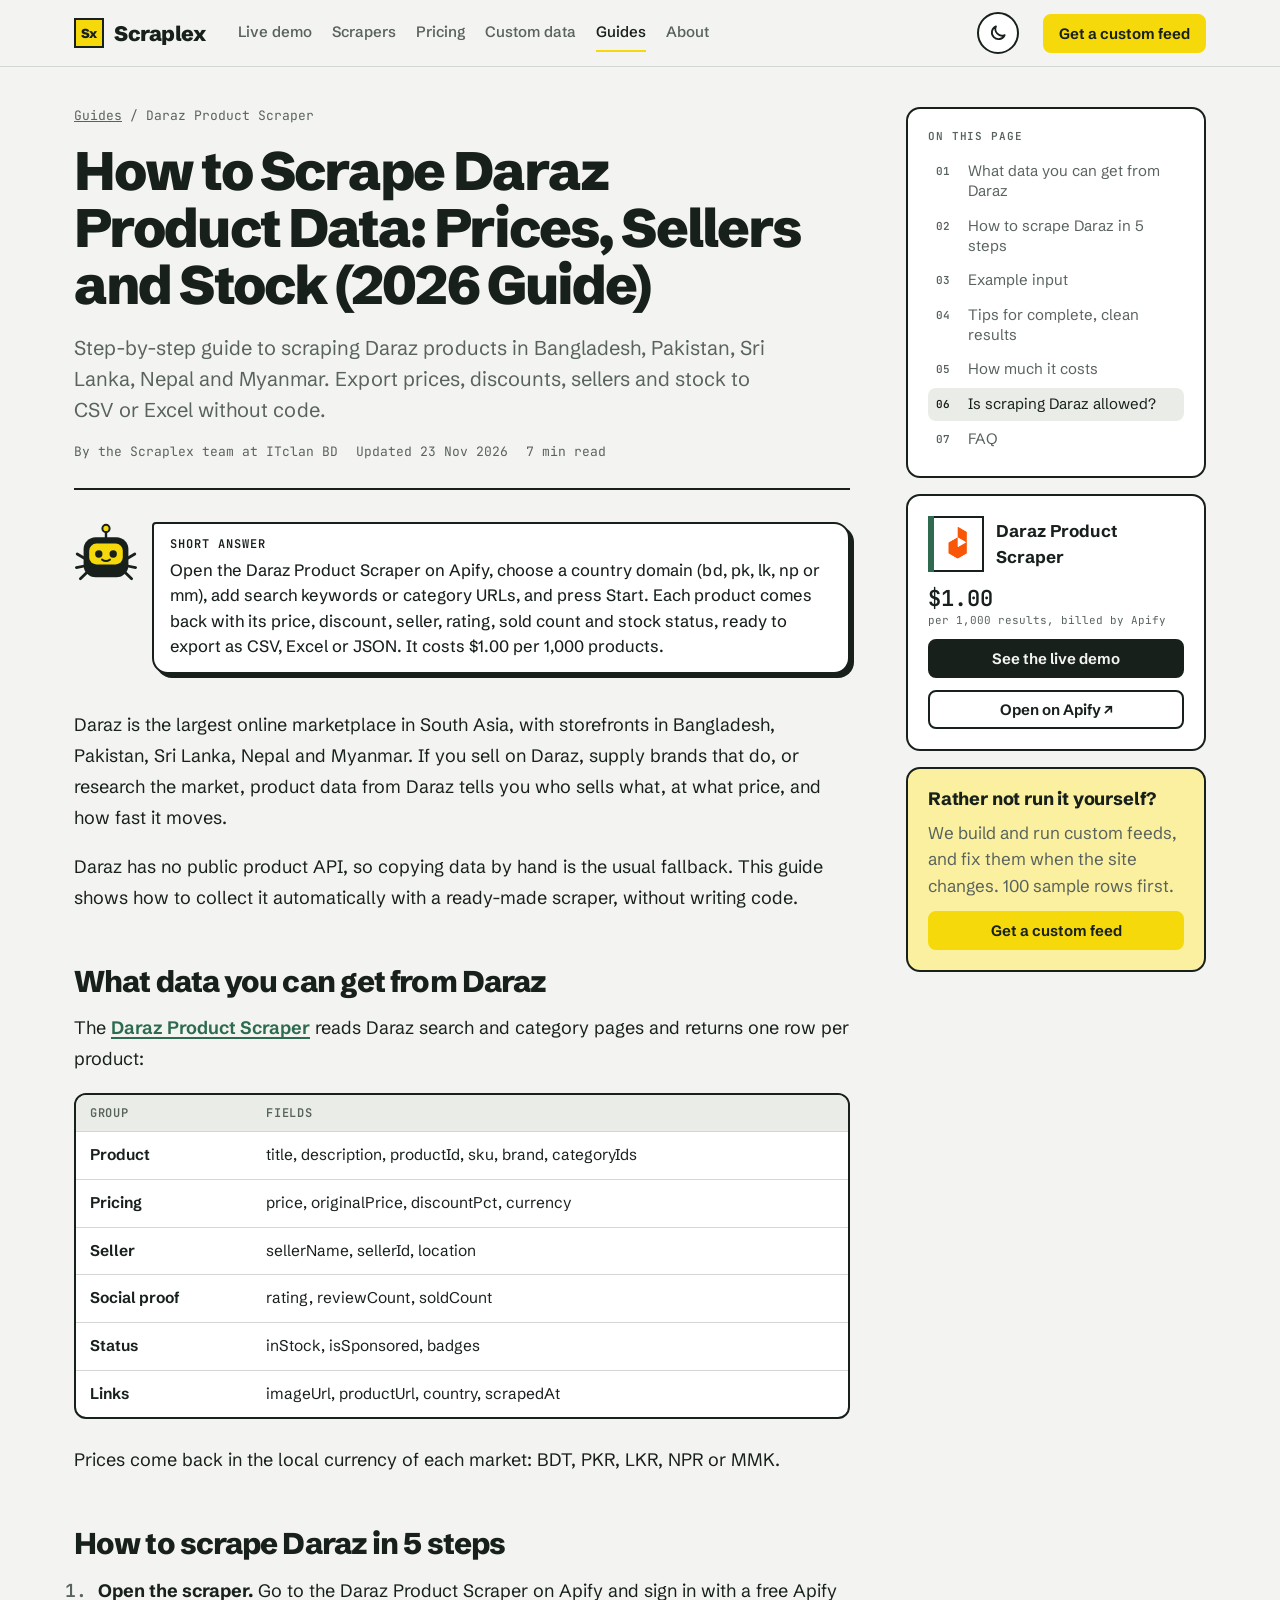
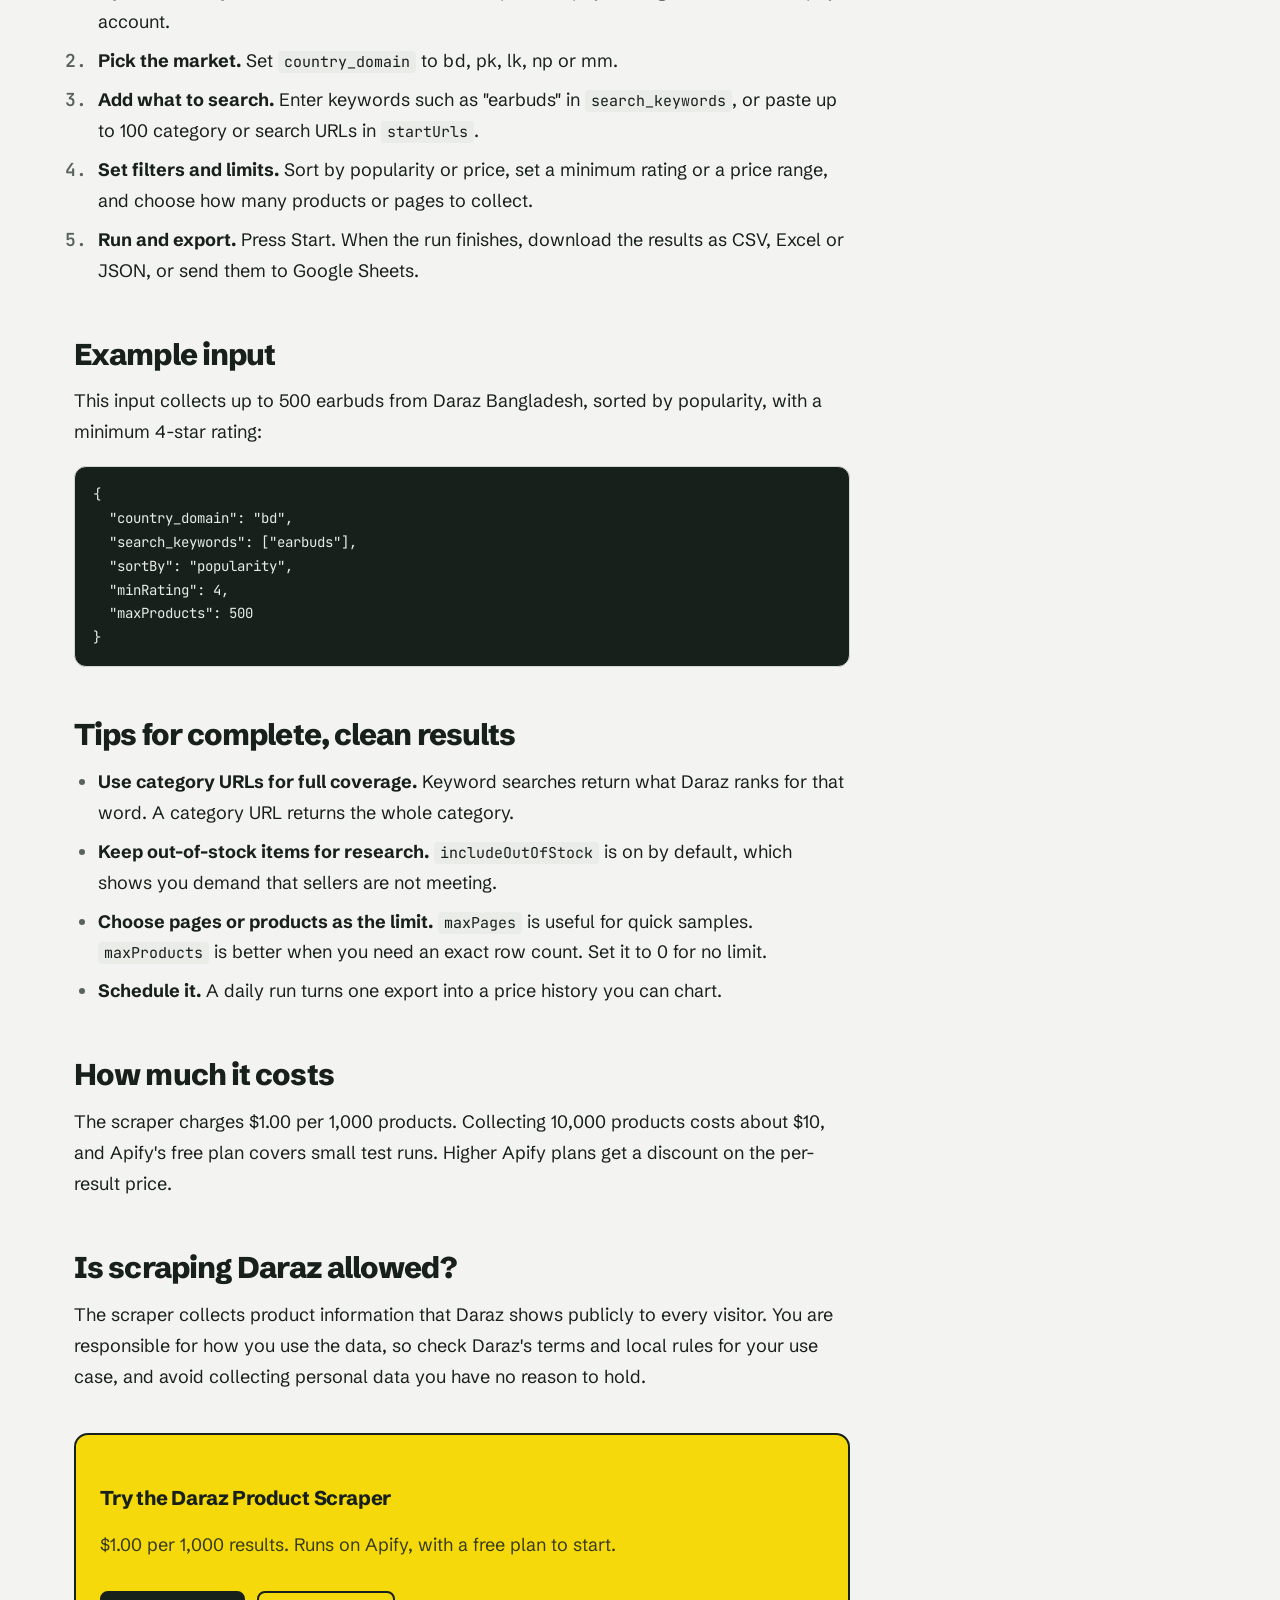
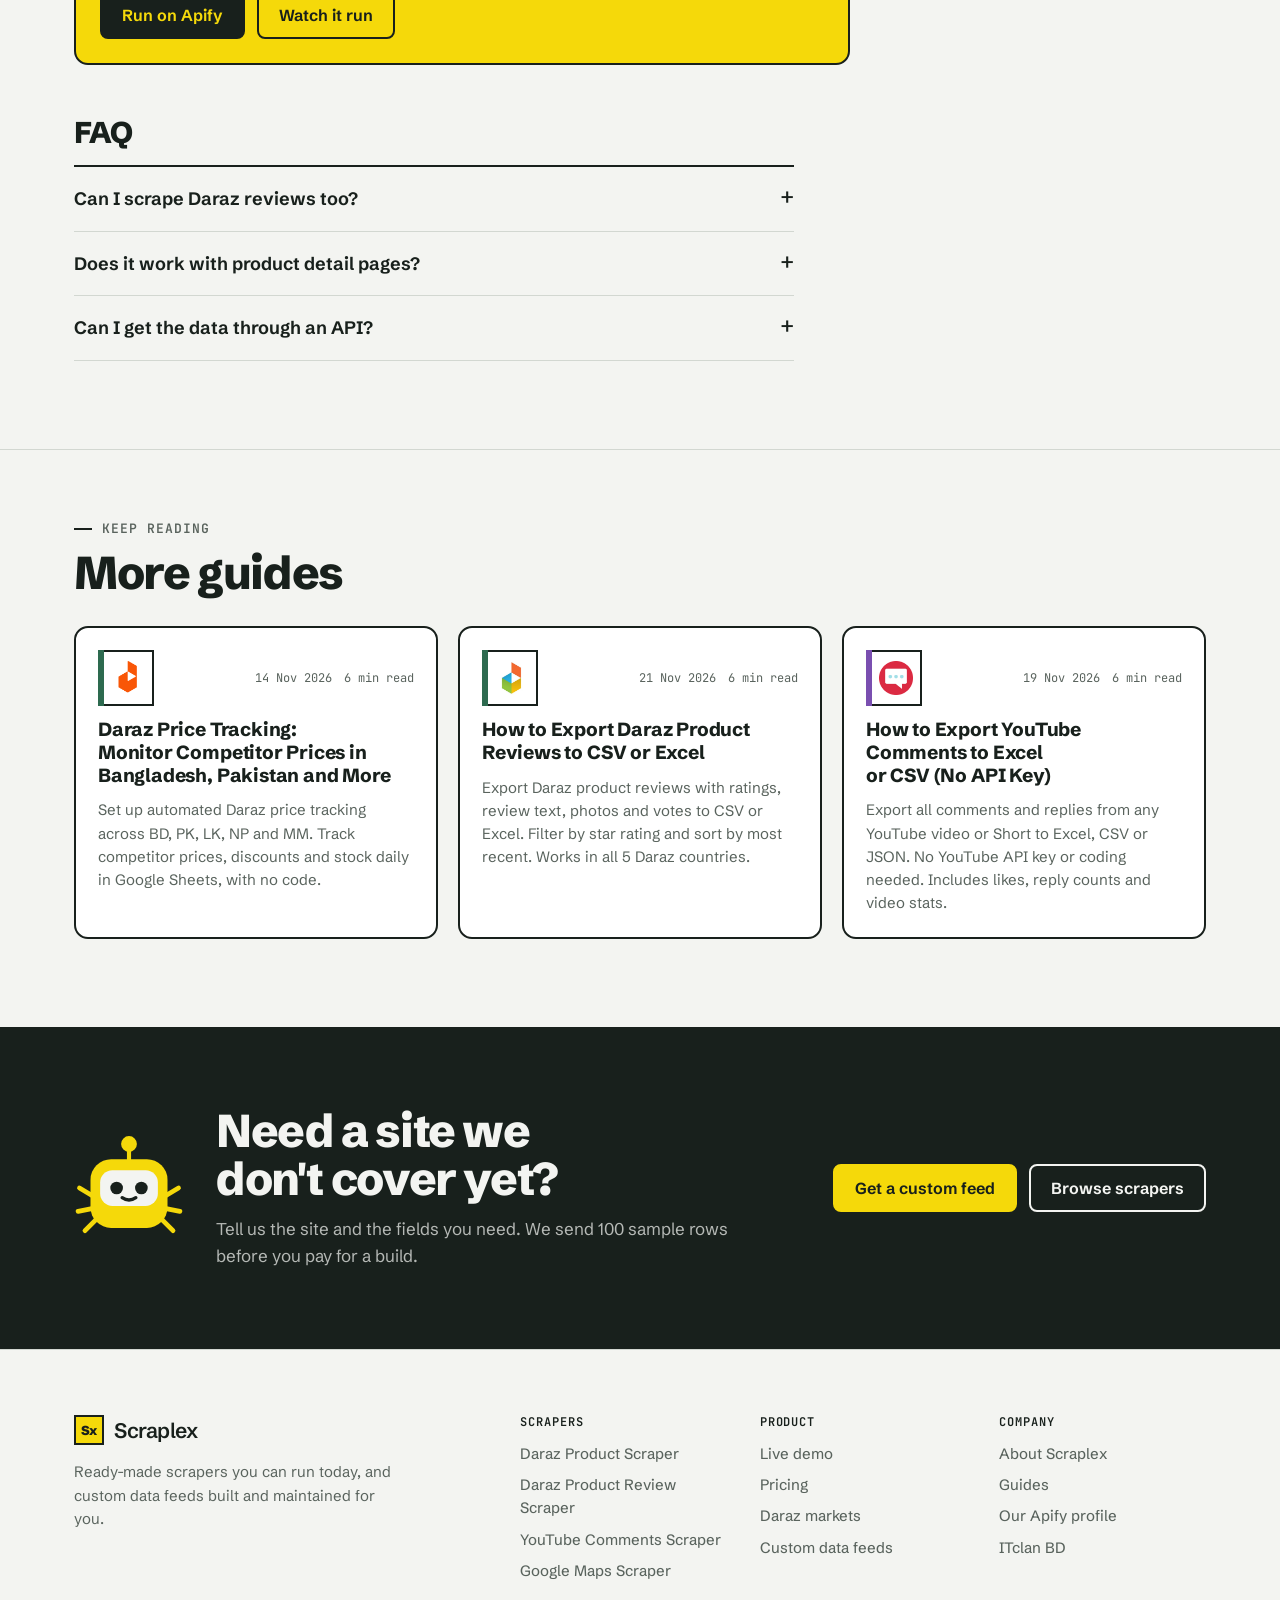
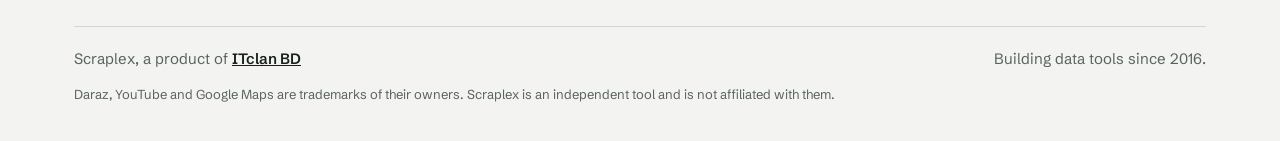
<file: guides/scrape-daraz-product-data/index.html>
<!doctype html>
<html lang="en">
<head>
<meta charset="utf-8">
<meta name="viewport" content="width=device-width, initial-scale=1, viewport-fit=cover">
<title>How to Scrape Daraz Product Data: Prices, Sellers and Stock (2026 Guide) | Scraplex</title>
<meta name="description" content="Step-by-step guide to scraping Daraz products in Bangladesh, Pakistan, Sri Lanka, Nepal and Myanmar. Export prices, discounts, sellers and stock to CSV or Excel without code.">
<meta property="og:site_name" content="Scraplex">
<meta property="og:title" content="How to Scrape Daraz Product Data: Prices, Sellers and Stock (2026 Guide) | Scraplex">
<meta property="og:description" content="Step-by-step guide to scraping Daraz products in Bangladesh, Pakistan, Sri Lanka, Nepal and Myanmar. Export prices, discounts, sellers and stock to CSV or Excel without code.">
<meta property="og:type" content="article">
<meta name="twitter:card" content="summary">
<script>(function(){var u=location.origin+"/guides/scrape-daraz-product-data";var l=document.createElement("link");l.rel="canonical";l.href=u;document.head.appendChild(l);var m=document.createElement("meta");m.setAttribute("property","og:url");m.content=u;document.head.appendChild(m)})()</script>
<script>try{var t=localStorage.getItem("theme");if(t==="dark"||t==="light")document.documentElement.setAttribute("data-theme",t)}catch(e){}</script>
<meta name="google-site-verification" content="PK_tRd7WuOCUDdievt8qqOQf_zm58DncDW0Tk0uQbTg"/>
<link rel="icon" href="/assets/favicon.svg" type="image/svg+xml">
<link rel="preconnect" href="https://fonts.googleapis.com">
<link rel="preconnect" href="https://fonts.gstatic.com" crossorigin>
<link href="https://fonts.googleapis.com/css2?family=Schibsted+Grotesk:wght@400..900&family=JetBrains+Mono:wght@400;600&display=swap" rel="stylesheet">
<link rel="stylesheet" href="/assets/site.css">
<script type="application/ld+json">{"@context": "https://schema.org", "@type": "Article", "headline": "How to Scrape Daraz Product Data: Prices, Sellers and Stock (2026 Guide)", "description": "Step-by-step guide to scraping Daraz products in Bangladesh, Pakistan, Sri Lanka, Nepal and Myanmar. Export prices, discounts, sellers and stock to CSV or Excel without code.", "datePublished": "2026-11-23", "dateModified": "2026-11-23", "author": {"@type": "Organization", "name": "ITclan BD", "url": "https://itclanbd.com"}, "publisher": {"@type": "Organization", "name": "Scraplex"}}</script>
<script type="application/ld+json">{"@context": "https://schema.org", "@type": "FAQPage", "mainEntity": [{"@type": "Question", "name": "Can I scrape Daraz reviews too?", "acceptedAnswer": {"@type": "Answer", "text": "Yes, with the separate Daraz Product Review Scraper. The product scraper returns ratings and review counts, not review text."}}, {"@type": "Question", "name": "Does it work with product detail pages?", "acceptedAnswer": {"@type": "Answer", "text": "No. Use search, category or catalog URLs. To collect data for specific products, search by the product name or use the review scraper with the product URL."}}, {"@type": "Question", "name": "Can I get the data through an API?", "acceptedAnswer": {"@type": "Answer", "text": "Yes. Every run is available through the Apify API, and you can call the scraper from Python or JavaScript."}}]}</script>
</head>
<body data-tip="Stuck on a step? I can run the Daraz Product Scraper for you on a schedule." data-tip-href="/custom" data-tip-label="Get a custom feed">
<header class="site-head">
  <div class="wrap">
    <a class="brand" href="/" aria-label="Scraplex home"><span class="brand-mark">Sx</span>Scraplex</a>
    <nav class="nav" id="site-nav" aria-label="Main">
      <a href="/#demo" data-nav="demo">Live demo</a>
      <a href="/scrapers" data-nav="scrapers">Scrapers</a>
      <a href="/#pricing" data-nav="pricing">Pricing</a>
      <a href="/custom" data-nav="custom">Custom data</a>
      <a href="/guides" data-nav="guides" aria-current="page">Guides</a>
      <a href="/about" data-nav="about">About</a>
    </nav>
    <button class="theme-btn" type="button" aria-label="Switch theme"><svg class="i-moon" viewBox="0 0 24 24" fill="none" stroke="currentColor" stroke-width="2.2" stroke-linecap="round" stroke-linejoin="round" aria-hidden="true"><path d="M20 14.5A8 8 0 0 1 9.5 4a8 8 0 1 0 10.5 10.5z"/></svg><svg class="i-sun" viewBox="0 0 24 24" fill="none" stroke="currentColor" stroke-width="2.2" stroke-linecap="round" aria-hidden="true"><circle cx="12" cy="12" r="4.2"/><path d="M12 2.5v2.2M12 19.3v2.2M2.5 12h2.2M19.3 12h2.2M5.3 5.3l1.6 1.6M17.1 17.1l1.6 1.6M5.3 18.7l1.6-1.6M17.1 6.9l1.6-1.6"/></svg></button>
    <button class="menu-btn" type="button" aria-expanded="false" aria-controls="site-nav"><span><i></i><i></i><i></i></span>Menu</button>
    <a class="btn btn-mark btn-sm head-cta" href="/custom">Get a custom feed</a>
  </div>
</header>

<main>
<div class="read-bar" aria-hidden="true"><i></i></div>
<div class="wrap art-grid">
  <article>
    <header class="art-head">
      <nav class="crumbs" aria-label="Breadcrumb"><a href="/guides">Guides</a><span>/</span><span>Daraz Product Scraper</span></nav>
      <h1>How to Scrape Daraz Product Data: Prices, Sellers and Stock (2026 Guide)</h1>
      <p class="lede">Step-by-step guide to scraping Daraz products in Bangladesh, Pakistan, Sri Lanka, Nepal and Myanmar. Export prices, discounts, sellers and stock to CSV or Excel without code.</p>
      <div class="byline"><span>By the Scraplex team at ITclan BD</span><span>Updated <time datetime="2026-11-23">23 Nov 2026</time></span><span>7 min read</span></div>
    </header>
    <div class="answer">
      <svg class="lex" viewBox="0 0 80 80" aria-hidden="true"></svg>
      <div class="say"><b>Short answer</b>Open the Daraz Product Scraper on Apify, choose a country domain (bd, pk, lk, np or mm), add search keywords or category URLs, and press Start. Each product comes back with its price, discount, seller, rating, sold count and stock status, ready to export as CSV, Excel or JSON. It costs $1.00 per 1,000 products.</div>
    </div>
    <div class="prose">
<p>Daraz is the largest online marketplace in South Asia, with storefronts in Bangladesh, Pakistan, Sri Lanka, Nepal and Myanmar. If you sell on Daraz, supply brands that do, or research the market, product data from Daraz tells you who sells what, at what price, and how fast it moves.</p>
<p>Daraz has no public product API, so copying data by hand is the usual fallback. This guide shows how to collect it automatically with a ready-made scraper, without writing code.</p>
<h2 id="what-data">What data you can get from Daraz</h2>
<p>The <a href="/scrapers/daraz-product-scraper">Daraz Product Scraper</a> reads Daraz search and category pages and returns one row per product:</p>
<div class="tbl"><table><thead><tr><th>Group</th><th>Fields</th></tr></thead><tbody>
<tr><td>Product</td><td>title, description, productId, sku, brand, categoryIds</td></tr>
<tr><td>Pricing</td><td>price, originalPrice, discountPct, currency</td></tr>
<tr><td>Seller</td><td>sellerName, sellerId, location</td></tr>
<tr><td>Social proof</td><td>rating, reviewCount, soldCount</td></tr>
<tr><td>Status</td><td>inStock, isSponsored, badges</td></tr>
<tr><td>Links</td><td>imageUrl, productUrl, country, scrapedAt</td></tr>
</tbody></table></div>
<p>Prices come back in the local currency of each market: BDT, PKR, LKR, NPR or MMK.</p>
<h2 id="steps">How to scrape Daraz in 5 steps</h2>
<ol>
<li><b>Open the scraper.</b> Go to the Daraz Product Scraper on Apify and sign in with a free Apify account.</li>
<li><b>Pick the market.</b> Set <code>country_domain</code> to bd, pk, lk, np or mm.</li>
<li><b>Add what to search.</b> Enter keywords such as "earbuds" in <code>search_keywords</code>, or paste up to 100 category or search URLs in <code>startUrls</code>.</li>
<li><b>Set filters and limits.</b> Sort by popularity or price, set a minimum rating or a price range, and choose how many products or pages to collect.</li>
<li><b>Run and export.</b> Press Start. When the run finishes, download the results as CSV, Excel or JSON, or send them to Google Sheets.</li>
</ol>
<h2 id="input">Example input</h2>
<p>This input collects up to 500 earbuds from Daraz Bangladesh, sorted by popularity, with a minimum 4-star rating:</p>
<div class="code"><pre><code>{
  "country_domain": "bd",
  "search_keywords": ["earbuds"],
  "sortBy": "popularity",
  "minRating": 4,
  "maxProducts": 500
}</code></pre></div>
<h2 id="tips">Tips for complete, clean results</h2>
<ul>
<li><b>Use category URLs for full coverage.</b> Keyword searches return what Daraz ranks for that word. A category URL returns the whole category.</li>
<li><b>Keep out-of-stock items for research.</b> <code>includeOutOfStock</code> is on by default, which shows you demand that sellers are not meeting.</li>
<li><b>Choose pages or products as the limit.</b> <code>maxPages</code> is useful for quick samples. <code>maxProducts</code> is better when you need an exact row count. Set it to 0 for no limit.</li>
<li><b>Schedule it.</b> A daily run turns one export into a price history you can chart.</li>
</ul>
<h2 id="cost">How much it costs</h2>
<p>The scraper charges $1.00 per 1,000 products. Collecting 10,000 products costs about $10, and Apify's free plan covers small test runs. Higher Apify plans get a discount on the per-result price.</p>
<h2 id="legal">Is scraping Daraz allowed?</h2>
<p>The scraper collects product information that Daraz shows publicly to every visitor. You are responsible for how you use the data, so check Daraz's terms and local rules for your use case, and avoid collecting personal data you have no reason to hold.</p>
      <div class="cta-inline">
        <h3>Try the Daraz Product Scraper</h3>
        <p>$1.00 per 1,000 results. Runs on Apify, with a free plan to start.</p>
        <div class="btn-row"><a class="btn btn-ink" href="https://apify.com/itclan-bd/daraz-product-scraper" target="_blank" rel="noopener">Run on Apify</a><a class="btn" href="/scrapers/daraz-product-scraper">Watch it run</a></div>
      </div>
      <h2 id="faq">FAQ</h2>
    </div>
    <div class="faq-list"><details><summary>Can I scrape Daraz reviews too?</summary><p>Yes, with the separate Daraz Product Review Scraper. The product scraper returns ratings and review counts, not review text.</p></details><details><summary>Does it work with product detail pages?</summary><p>No. Use search, category or catalog URLs. To collect data for specific products, search by the product name or use the review scraper with the product URL.</p></details><details><summary>Can I get the data through an API?</summary><p>Yes. Every run is available through the Apify API, and you can call the scraper from Python or JavaScript.</p></details></div>
  </article>
  <aside class="aside">
    <div class="box box-toc"><span class="c-label">On this page</span><ol class="toc" id="toc"><li><a href="#what-data">What data you can get from Daraz</a></li><li><a href="#steps">How to scrape Daraz in 5 steps</a></li><li><a href="#input">Example input</a></li><li><a href="#tips">Tips for complete, clean results</a></li><li><a href="#cost">How much it costs</a></li><li><a href="#legal">Is scraping Daraz allowed?</a></li><li><a href="#faq">FAQ</a></li></ol></div>
    <div class="box">
      <div class="box-head"><span class="gsym icon cat-ecom" aria-hidden="true"><img src="/assets/icons/daraz-product-scraper.webp" alt="" width="44" height="44" loading="lazy"></span><div><b>Daraz Product Scraper</b></div></div>
      <div class="box-price">$1.00<span>per 1,000 results, billed by Apify</span></div>
      <a class="btn btn-ink btn-sm" href="/scrapers/daraz-product-scraper">See the live demo</a>
      <a class="btn btn-sm" href="https://apify.com/itclan-bd/daraz-product-scraper" target="_blank" rel="noopener">Open on Apify ↗</a>
    </div>
    <div class="box hl">
      <h3>Rather not run it yourself?</h3>
      <p class="muted">We build and run custom feeds, and fix them when the site changes. 100 sample rows first.</p>
      <a class="btn btn-mark btn-sm" href="/custom">Get a custom feed</a>
    </div>
  </aside>
</div>

<section class="more">
  <div class="wrap">
    <div class="section-head" style="margin-bottom:28px"><span class="eyebrow">Keep reading</span><h2>More guides</h2></div>
    <div class="guide-cards"><a class="gcard" href="/guides/daraz-price-tracking">
  <div class="gcard-top"><span class="gsym icon cat-ecom" aria-hidden="true"><img src="/assets/icons/daraz-product-scraper.webp" alt="" width="44" height="44" loading="lazy"></span><span class="g-meta"><span>14 Nov 2026</span><span>6 min read</span></span></div>
  <h3>Daraz Price Tracking: Monitor Competitor Prices in Bangladesh, Pakistan and More</h3>
  <p>Set up automated Daraz price tracking across BD, PK, LK, NP and MM. Track competitor prices, discounts and stock daily in Google Sheets, with no code.</p>
</a><a class="gcard" href="/guides/export-daraz-reviews">
  <div class="gcard-top"><span class="gsym icon cat-ecom" aria-hidden="true"><img src="/assets/icons/daraz-product-review-scraper.webp" alt="" width="44" height="44" loading="lazy"></span><span class="g-meta"><span>21 Nov 2026</span><span>6 min read</span></span></div>
  <h3>How to Export Daraz Product Reviews to CSV or Excel</h3>
  <p>Export Daraz product reviews with ratings, review text, photos and votes to CSV or Excel. Filter by star rating and sort by most recent. Works in all 5 Daraz countries.</p>
</a><a class="gcard" href="/guides/export-youtube-comments">
  <div class="gcard-top"><span class="gsym icon cat-social" aria-hidden="true"><img src="/assets/icons/youtube-comments-scraper.webp" alt="" width="44" height="44" loading="lazy"></span><span class="g-meta"><span>19 Nov 2026</span><span>6 min read</span></span></div>
  <h3>How to Export YouTube Comments to Excel or CSV (No API Key)</h3>
  <p>Export all comments and replies from any YouTube video or Short to Excel, CSV or JSON. No YouTube API key or coding needed. Includes likes, reply counts and video stats.</p>
</a></div>
  </div>
</section>

<section class="band">
  <div class="wrap">
    <svg class="lex lex-float" viewBox="0 0 80 80" aria-hidden="true"></svg>
    <div><h2>Need a site we don&#x27;t cover yet?</h2><p>Tell us the site and the fields you need. We send 100 sample rows before you pay for a build.</p></div>
    <div class="btn-row"><a class="btn btn-mark" href="/custom">Get a custom feed</a><a class="btn " href="/#scrapers">Browse scrapers</a></div>
  </div>
</section>
</main>

<footer class="site-foot">
  <div class="wrap">
    <div class="foot-grid">
      <div class="foot-brand">
        <a class="brand" href="/"><span class="brand-mark">Sx</span>Scraplex</a>
        <p class="muted">Ready-made scrapers you can run today, and custom data feeds built and maintained for you.</p>
      </div>
      <div><h4>Scrapers</h4><ul><li><a href="/scrapers/daraz-product-scraper">Daraz Product Scraper</a></li><li><a href="/scrapers/daraz-product-review-scraper">Daraz Product Review Scraper</a></li><li><a href="/scrapers/youtube-comments-scraper">YouTube Comments Scraper</a></li><li><a href="/scrapers/google-maps-scraper">Google Maps Scraper</a></li></ul></div>
      <div><h4>Product</h4><ul><li><a href="/#demo">Live demo</a></li><li><a href="/#pricing">Pricing</a></li><li><a href="/#markets">Daraz markets</a></li><li><a href="/custom">Custom data feeds</a></li></ul></div>
      <div><h4>Company</h4><ul><li><a href="/about">About Scraplex</a></li><li><a href="/guides">Guides</a></li><li><a href="https://apify.com/itclan-bd" target="_blank" rel="noopener">Our Apify profile</a></li><li><a href="https://itclanbd.com" target="_blank" rel="noopener">ITclan BD</a></li></ul></div>
    </div>
    <div class="foot-base">
      <span>Scraplex, a product of <a href="https://itclanbd.com" target="_blank" rel="noopener">ITclan BD</a></span>
      <span>Building data tools since 2016.</span>
    </div>
    <p class="foot-note">Daraz, YouTube and Google Maps are trademarks of their owners. Scraplex is an independent tool and is not affiliated with them.</p>
  </div>
</footer>

<div class="dock off" id="dock" aria-live="polite">
  <div class="say" id="dock-say"><span id="dock-text"></span><br><span id="dock-act"></span><button class="dock-x" id="dock-x" type="button" aria-label="Hide Lex's tips">×</button></div>
  <button class="dock-bot" id="dock-bot" type="button" aria-label="Show Lex's tips"><svg class="lex" viewBox="0 0 80 80" aria-hidden="true"></svg></button>
</div>

<script src="/assets/lex.js"></script>
<script>
(() => {
  const links = [...document.querySelectorAll("#toc a")];
  const heads = links.map(a => document.getElementById(a.getAttribute("href").slice(1))).filter(Boolean);
  const io = new IntersectionObserver(es => es.forEach(en => {
    if (!en.isIntersecting) return;
    links.forEach(a => a.classList.toggle("on", a.getAttribute("href") === "#" + en.target.id));
  }), { rootMargin: "-20% 0px -70% 0px" });
  heads.forEach(h => io.observe(h));
})();
</script>
</body>
</html>
</file>
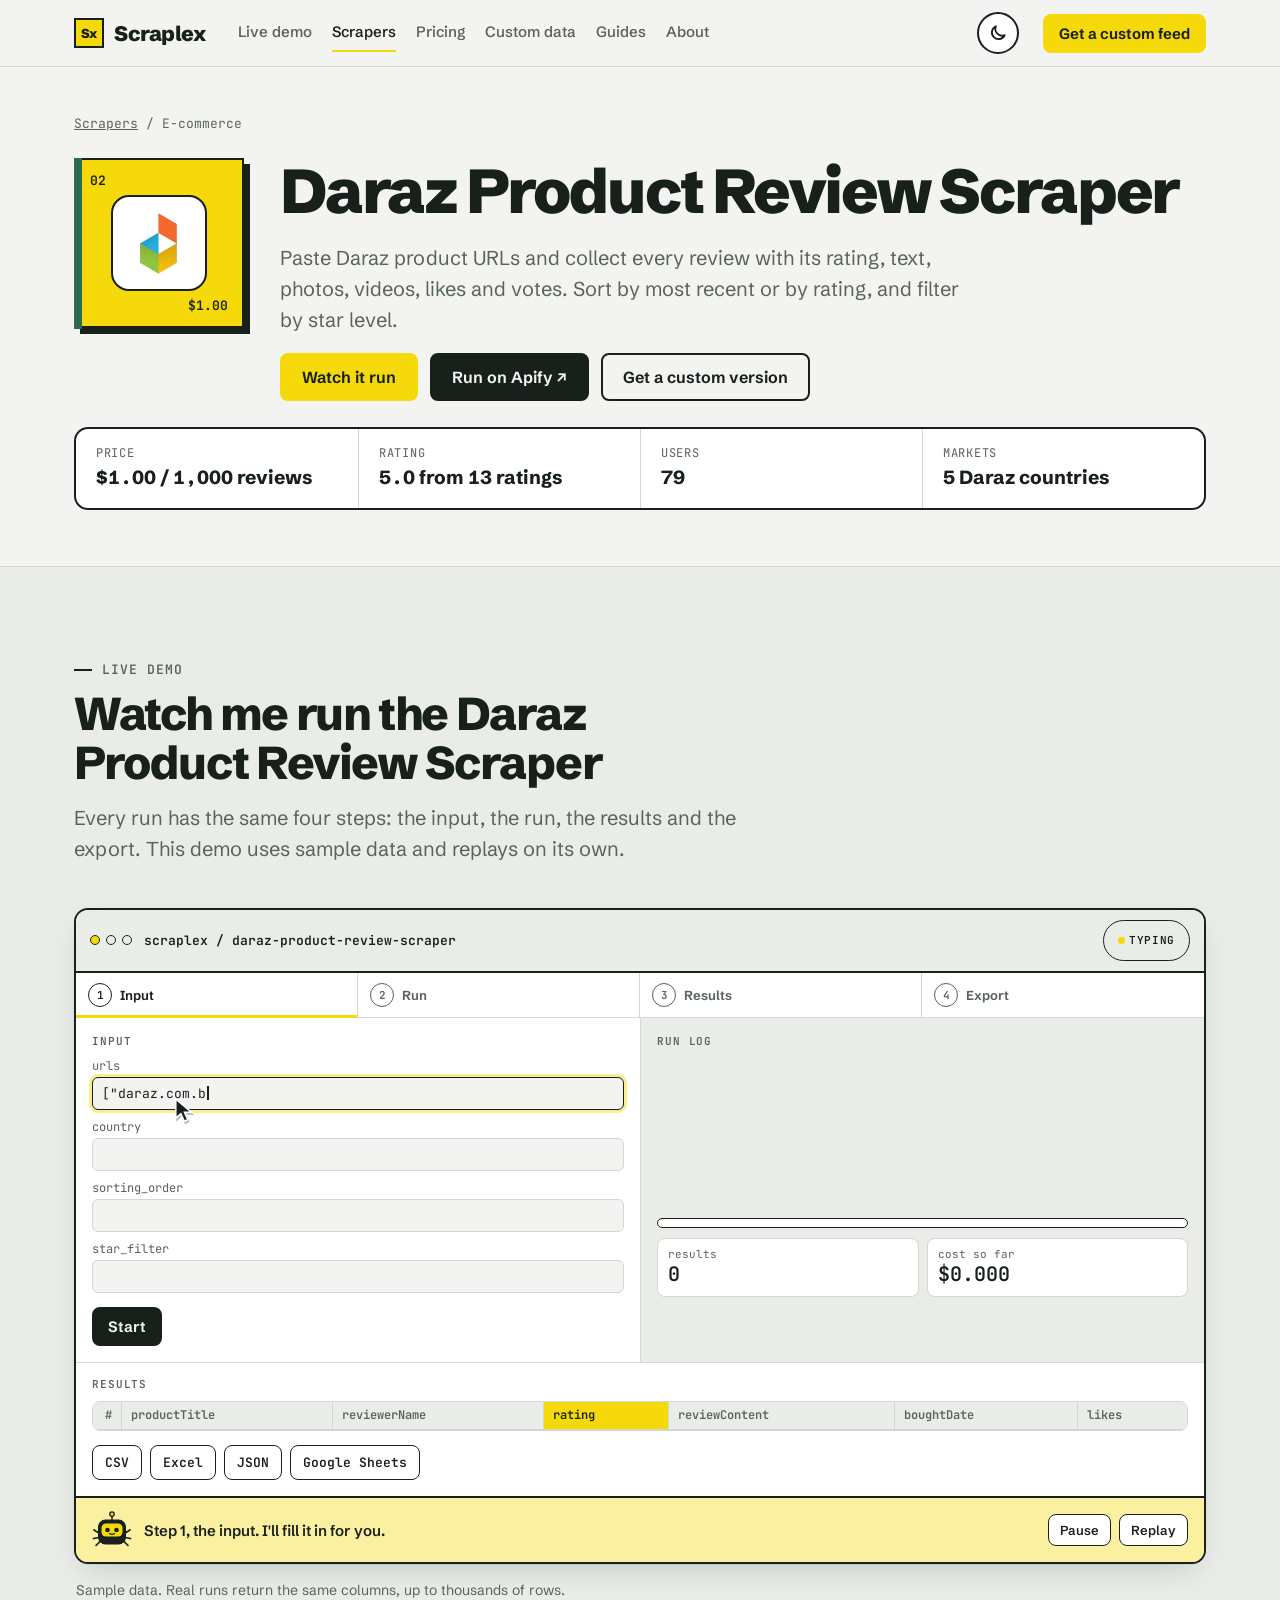
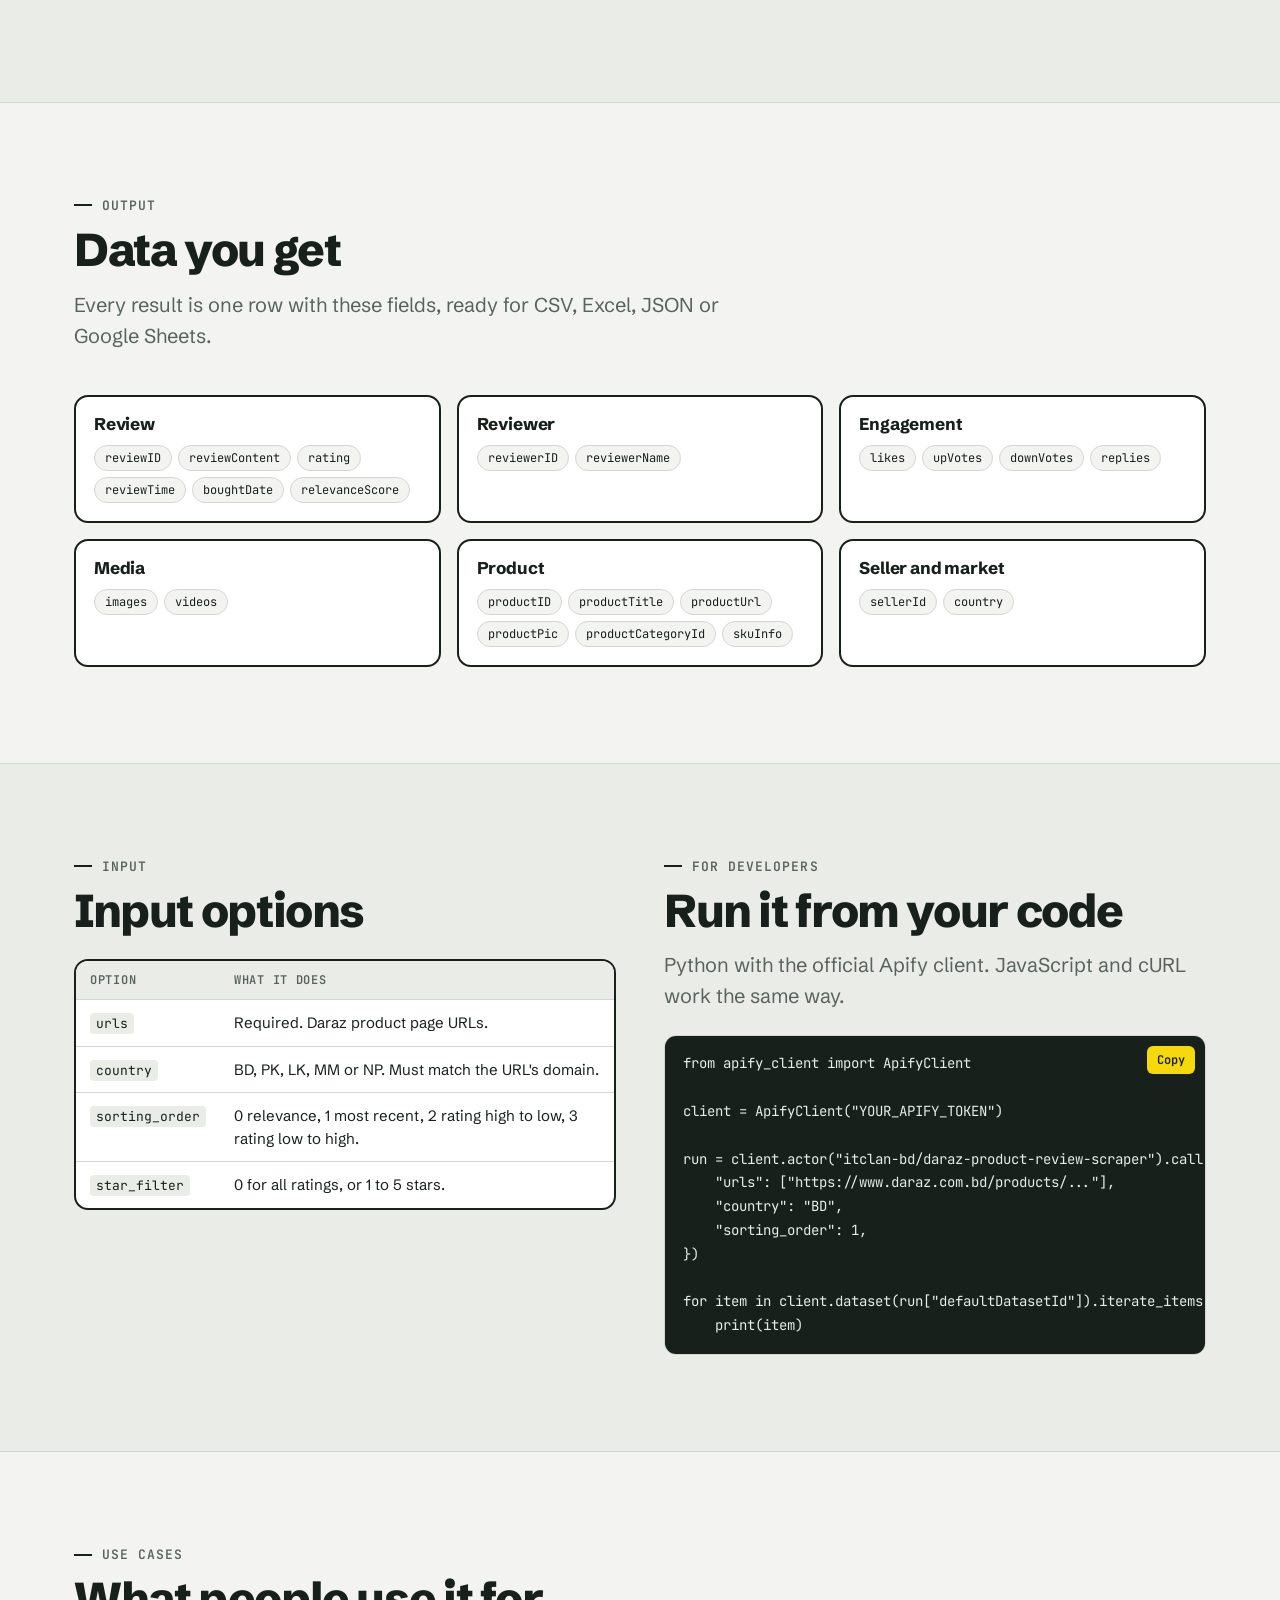
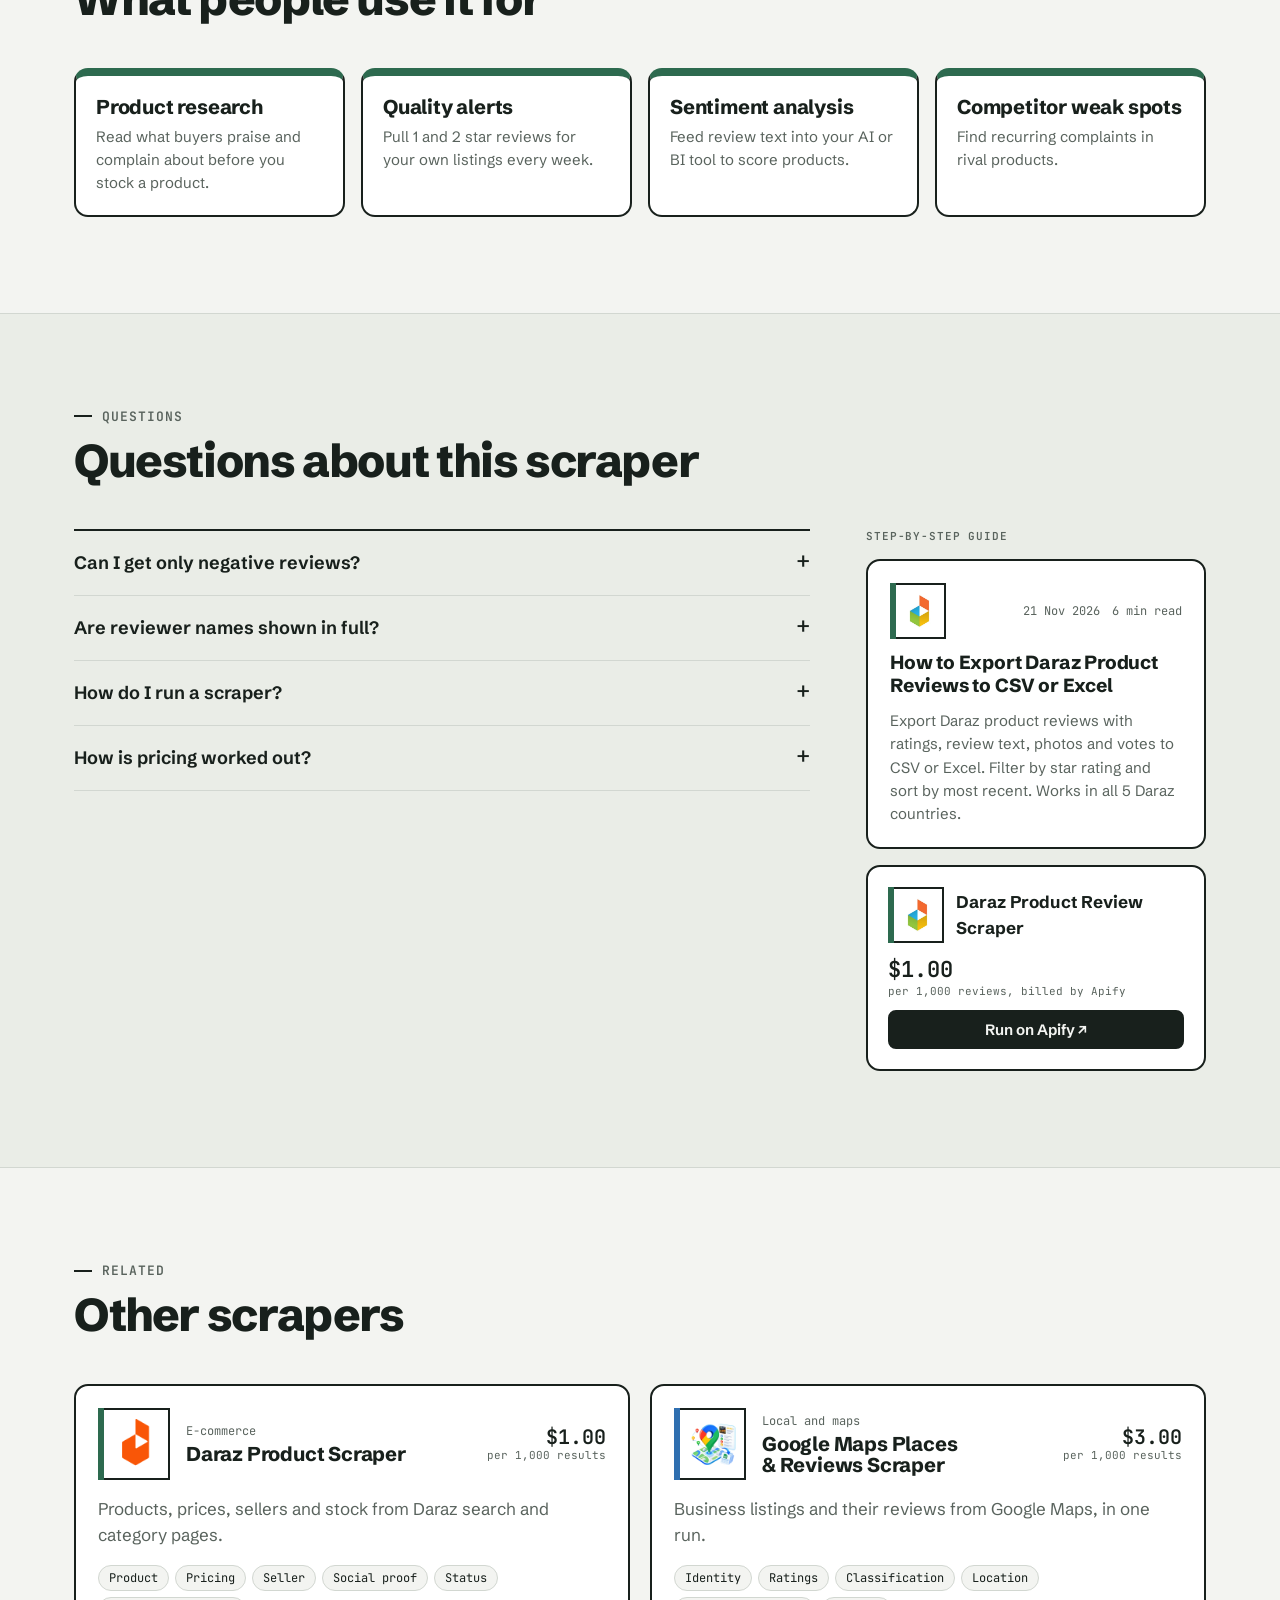
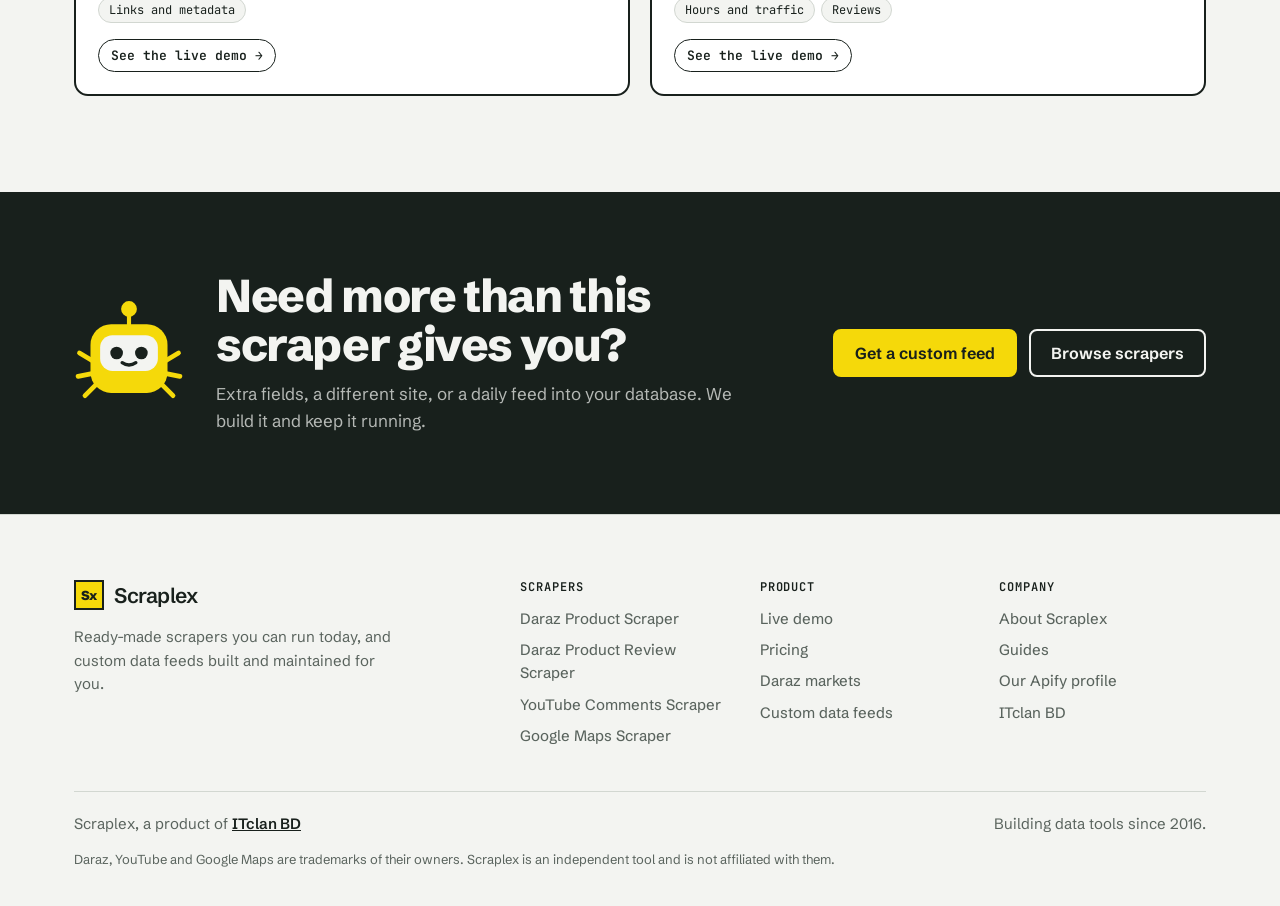
<file: scrapers/daraz-product-review-scraper/index.html>
<!doctype html>
<html lang="en">
<head>
<meta charset="utf-8">
<meta name="viewport" content="width=device-width, initial-scale=1, viewport-fit=cover">
<title>Daraz Product Review Scraper | Scraplex</title>
<meta name="description" content="Review text, star ratings, photos and votes for any Daraz product. $1.00 per 1,000 reviews.">
<meta property="og:site_name" content="Scraplex">
<meta property="og:title" content="Daraz Product Review Scraper | Scraplex">
<meta property="og:description" content="Review text, star ratings, photos and votes for any Daraz product. $1.00 per 1,000 reviews.">
<meta property="og:type" content="website">
<meta name="twitter:card" content="summary">
<script>(function(){var u=location.origin+"/scrapers/daraz-product-review-scraper";var l=document.createElement("link");l.rel="canonical";l.href=u;document.head.appendChild(l);var m=document.createElement("meta");m.setAttribute("property","og:url");m.content=u;document.head.appendChild(m)})()</script>
<script>try{var t=localStorage.getItem("theme");if(t==="dark"||t==="light")document.documentElement.setAttribute("data-theme",t)}catch(e){}</script>
<meta name="google-site-verification" content="PK_tRd7WuOCUDdievt8qqOQf_zm58DncDW0Tk0uQbTg"/>
<link rel="icon" href="/assets/favicon.svg" type="image/svg+xml">
<link rel="preconnect" href="https://fonts.googleapis.com">
<link rel="preconnect" href="https://fonts.gstatic.com" crossorigin>
<link href="https://fonts.googleapis.com/css2?family=Schibsted+Grotesk:wght@400..900&family=JetBrains+Mono:wght@400;600&display=swap" rel="stylesheet">
<link rel="stylesheet" href="/assets/site.css">
<script type="application/ld+json">{"@context": "https://schema.org", "@type": "SoftwareApplication", "name": "Daraz Product Review Scraper", "applicationCategory": "BusinessApplication", "operatingSystem": "Web", "description": "Paste Daraz product URLs and collect every review with its rating, text, photos, videos, likes and votes. Sort by most recent or by rating, and filter by star level.", "offers": {"@type": "Offer", "price": "1.00", "priceCurrency": "USD"}, "publisher": {"@type": "Organization", "name": "ITclan BD"}}</script>
<script type="application/ld+json">{"@context": "https://schema.org", "@type": "FAQPage", "mainEntity": [{"@type": "Question", "name": "Can I get only negative reviews?", "acceptedAnswer": {"@type": "Answer", "text": "Yes. Set star_filter to 1 or 2 to collect only those ratings."}}, {"@type": "Question", "name": "Are reviewer names shown in full?", "acceptedAnswer": {"@type": "Answer", "text": "Daraz masks most reviewer names on its own site, and the scraper returns them as Daraz shows them."}}, {"@type": "Question", "name": "How do I run a scraper?", "acceptedAnswer": {"@type": "Answer", "text": "Open the scraper on Apify, create a free Apify account, fill in the input and press Start. Results export to CSV, JSON, Excel or Google Sheets, or come back through the Apify API."}}, {"@type": "Question", "name": "How is pricing worked out?", "acceptedAnswer": {"@type": "Answer", "text": "You pay per result on Apify, at the price shown on each scraper. Apify bills you directly. Custom feeds are quoted per project."}}]}</script>
</head>
<body data-tip="Want this data delivered on a schedule instead? We can run it for you." data-tip-href="/custom#quote" data-tip-label="Get a custom version">
<header class="site-head">
  <div class="wrap">
    <a class="brand" href="/" aria-label="Scraplex home"><span class="brand-mark">Sx</span>Scraplex</a>
    <nav class="nav" id="site-nav" aria-label="Main">
      <a href="/#demo" data-nav="demo">Live demo</a>
      <a href="/scrapers" data-nav="scrapers" aria-current="page">Scrapers</a>
      <a href="/#pricing" data-nav="pricing">Pricing</a>
      <a href="/custom" data-nav="custom">Custom data</a>
      <a href="/guides" data-nav="guides">Guides</a>
      <a href="/about" data-nav="about">About</a>
    </nav>
    <button class="theme-btn" type="button" aria-label="Switch theme"><svg class="i-moon" viewBox="0 0 24 24" fill="none" stroke="currentColor" stroke-width="2.2" stroke-linecap="round" stroke-linejoin="round" aria-hidden="true"><path d="M20 14.5A8 8 0 0 1 9.5 4a8 8 0 1 0 10.5 10.5z"/></svg><svg class="i-sun" viewBox="0 0 24 24" fill="none" stroke="currentColor" stroke-width="2.2" stroke-linecap="round" aria-hidden="true"><circle cx="12" cy="12" r="4.2"/><path d="M12 2.5v2.2M12 19.3v2.2M2.5 12h2.2M19.3 12h2.2M5.3 5.3l1.6 1.6M17.1 17.1l1.6 1.6M5.3 18.7l1.6-1.6M17.1 6.9l1.6-1.6"/></svg></button>
    <button class="menu-btn" type="button" aria-expanded="false" aria-controls="site-nav"><span><i></i><i></i><i></i></span>Menu</button>
    <a class="btn btn-mark btn-sm head-cta" href="/custom">Get a custom feed</a>
  </div>
</header>

<main>
<section class="page-hero sp-hero">
  <div class="wrap">
    <nav class="crumbs" aria-label="Breadcrumb"><a href="/scrapers">Scrapers</a><span>/</span><span>E-commerce</span></nav>
    <div class="sp-head">
      <div class="sp-tile cat-ecom"><span class="sp-no">02</span><span class="sp-icon"><img src="/assets/icons/daraz-product-review-scraper.webp" alt="Daraz Product Review Scraper icon" width="96" height="96"></span><span class="sp-price">$1.00</span></div>
      <div class="sp-intro">
        <h1>Daraz Product Review Scraper</h1>
        <p class="lede">Paste Daraz product URLs and collect every review with its rating, text, photos, videos, likes and votes. Sort by most recent or by rating, and filter by star level.</p>
        <div class="btn-row"><a class="btn btn-mark" href="#demo">Watch it run</a><a class="btn btn-ink" href="https://apify.com/itclan-bd/daraz-product-review-scraper" target="_blank" rel="noopener">Run on Apify ↗</a><a class="btn" href="/custom#quote">Get a custom version</a></div>
      </div>
    </div>
    <div class="facts"><div class="fact"><span>Price</span><b>$1.00 / 1,000 reviews</b></div><div class="fact"><span>Rating</span><b>5.0 from 13 ratings</b></div><div class="fact"><span>Users</span><b>79</b></div><div class="fact"><span>Markets</span><b>5 Daraz countries</b></div></div>
  </div>
</section>

<section class="section" id="demo">
  <div class="wrap">
    <div class="section-head">
      <span class="eyebrow">Live demo</span>
      <h2>Watch me run the Daraz Product Review Scraper</h2>
      <p class="lede">Every run has the same four steps: the input, the run, the results and the export. This demo uses sample data and replays on its own.</p>
    </div>
    <div class="console" id="console"></div>
    <p class="picker-note" style="margin-top:12px">Sample data. Real runs return the same columns, up to thousands of rows.</p>
  </div>
</section>

<section class="section">
  <div class="wrap">
    <div class="section-head"><span class="eyebrow">Output</span><h2>Data you get</h2><p class="lede">Every result is one row with these fields, ready for CSV, Excel, JSON or Google Sheets.</p></div>
    <div class="fgroups"><div class="fgroup"><h3>Review</h3><div class="chips"><span class=chip>reviewID</span><span class=chip>reviewContent</span><span class=chip>rating</span><span class=chip>reviewTime</span><span class=chip>boughtDate</span><span class=chip>relevanceScore</span></div></div><div class="fgroup"><h3>Reviewer</h3><div class="chips"><span class=chip>reviewerID</span><span class=chip>reviewerName</span></div></div><div class="fgroup"><h3>Engagement</h3><div class="chips"><span class=chip>likes</span><span class=chip>upVotes</span><span class=chip>downVotes</span><span class=chip>replies</span></div></div><div class="fgroup"><h3>Media</h3><div class="chips"><span class=chip>images</span><span class=chip>videos</span></div></div><div class="fgroup"><h3>Product</h3><div class="chips"><span class=chip>productID</span><span class=chip>productTitle</span><span class=chip>productUrl</span><span class=chip>productPic</span><span class=chip>productCategoryId</span><span class=chip>skuInfo</span></div></div><div class="fgroup"><h3>Seller and market</h3><div class="chips"><span class=chip>sellerId</span><span class=chip>country</span></div></div></div>
  </div>
</section>

<section class="section">
  <div class="wrap sp-split">
    <div>
      <div class="section-head"><span class="eyebrow">Input</span><h2>Input options</h2></div>
      <div class="itable"><table><thead><tr><th>Option</th><th>What it does</th></tr></thead><tbody><tr><td><code>urls</code></td><td>Required. Daraz product page URLs.</td></tr><tr><td><code>country</code></td><td>BD, PK, LK, MM or NP. Must match the URL&#x27;s domain.</td></tr><tr><td><code>sorting_order</code></td><td>0 relevance, 1 most recent, 2 rating high to low, 3 rating low to high.</td></tr><tr><td><code>star_filter</code></td><td>0 for all ratings, or 1 to 5 stars.</td></tr></tbody></table></div>
    </div>
    <div>
      <div class="section-head"><span class="eyebrow">For developers</span><h2>Run it from your code</h2><p class="lede">Python with the official Apify client. JavaScript and cURL work the same way.</p></div>
      <div class="code code-copy"><button type="button" class="copy-btn" data-copy="py-code">Copy</button><pre id="py-code">from apify_client import ApifyClient

client = ApifyClient(&quot;YOUR_APIFY_TOKEN&quot;)

run = client.actor(&quot;itclan-bd/daraz-product-review-scraper&quot;).call(run_input={
    &quot;urls&quot;: [&quot;https://www.daraz.com.bd/products/...&quot;],
    &quot;country&quot;: &quot;BD&quot;,
    &quot;sorting_order&quot;: 1,
})

for item in client.dataset(run[&quot;defaultDatasetId&quot;]).iterate_items():
    print(item)</pre></div>
    </div>
  </div>
</section>

<section class="section">
  <div class="wrap">
    <div class="section-head"><span class="eyebrow">Use cases</span><h2>What people use it for</h2></div>
    <div class="use-cards cat-ecom"><div class="use-card"><h3>Product research</h3><p>Read what buyers praise and complain about before you stock a product.</p></div><div class="use-card"><h3>Quality alerts</h3><p>Pull 1 and 2 star reviews for your own listings every week.</p></div><div class="use-card"><h3>Sentiment analysis</h3><p>Feed review text into your AI or BI tool to score products.</p></div><div class="use-card"><h3>Competitor weak spots</h3><p>Find recurring complaints in rival products.</p></div></div>
  </div>
</section>

<section class="section">
  <div class="wrap">
    <div class="section-head"><span class="eyebrow">Questions</span><h2>Questions about this scraper</h2></div>
    <div class="faq-wrap">
      <div class="faq-list"><details><summary>Can I get only negative reviews?</summary><p>Yes. Set star_filter to 1 or 2 to collect only those ratings.</p></details><details><summary>Are reviewer names shown in full?</summary><p>Daraz masks most reviewer names on its own site, and the scraper returns them as Daraz shows them.</p></details><details><summary>How do I run a scraper?</summary><p>Open the scraper on Apify, create a free Apify account, fill in the input and press Start. Results export to CSV, JSON, Excel or Google Sheets, or come back through the Apify API.</p></details><details><summary>How is pricing worked out?</summary><p>You pay per result on Apify, at the price shown on each scraper. Apify bills you directly. Custom feeds are quoted per project.</p></details></div>
      <aside class="faq-aside">
        <span class="c-label">Step-by-step guide</span><a class="gcard" href="/guides/export-daraz-reviews">
  <div class="gcard-top"><span class="gsym icon cat-ecom" aria-hidden="true"><img src="/assets/icons/daraz-product-review-scraper.webp" alt="" width="44" height="44" loading="lazy"></span><span class="g-meta"><span>21 Nov 2026</span><span>6 min read</span></span></div>
  <h3>How to Export Daraz Product Reviews to CSV or Excel</h3>
  <p>Export Daraz product reviews with ratings, review text, photos and votes to CSV or Excel. Filter by star rating and sort by most recent. Works in all 5 Daraz countries.</p>
</a>
        <div class="box">
          <div class="box-head"><span class="gsym icon cat-ecom" aria-hidden="true"><img src="/assets/icons/daraz-product-review-scraper.webp" alt="" width="44" height="44" loading="lazy"></span><div><b>Daraz Product Review Scraper</b></div></div>
          <div class="box-price">$1.00<span>per 1,000 reviews, billed by Apify</span></div>
          <a class="btn btn-ink btn-sm" href="https://apify.com/itclan-bd/daraz-product-review-scraper" target="_blank" rel="noopener">Run on Apify ↗</a>
        </div>
      </aside>
    </div>
  </div>
</section>

<section class="section" style="border-bottom:0">
  <div class="wrap">
    <div class="section-head"><span class="eyebrow">Related</span><h2>Other scrapers</h2></div>
    <div class="cards"><a class="card cat-ecom" href="/scrapers/daraz-product-scraper" data-cat="ecom" data-text="daraz product scraper products, prices, sellers and stock from daraz search and category pages. e-commerce title, description, productid, sku, brand, brandid, categoryids price, priceformatted, originalprice, discountpct, currency sellername, sellerid, location rating, reviewcount, soldcount instock, issponsored, badges, badgetext imageurl, producturl, country, scrapedat">
  <div class="card-head">
    <span class="sym icon"><img src="/assets/icons/daraz-product-scraper.webp" alt="" width="60" height="60" loading="lazy"></span>
    <div><small>E-commerce</small><h3>Daraz Product Scraper</h3></div>
    <div class="price-tag">$1.00<span>per 1,000 results</span></div>
  </div>
  <p>Products, prices, sellers and stock from Daraz search and category pages.</p>
  <div class="chips"><span class="chip">Product</span><span class="chip">Pricing</span><span class="chip">Seller</span><span class="chip">Social proof</span><span class="chip">Status</span><span class="chip">Links and metadata</span></div>
  <span class="card-go">See the live demo →</span>
</a><a class="card cat-local" href="/scrapers/google-maps-scraper" data-cat="local" data-text="google maps places &amp; reviews scraper business listings and their reviews from google maps, in one run. local and maps name, address, phone, website, description rating, review count, star distribution categories, price range, claim status coordinates, plus codes, timezone opening hours, popular times rating, text, translated text, photos, dates, reviewer, owner reply, per-aspect ratings">
  <div class="card-head">
    <span class="sym icon"><img src="/assets/icons/google-maps-scraper.webp" alt="" width="60" height="60" loading="lazy"></span>
    <div><small>Local and maps</small><h3>Google Maps Places &amp; Reviews Scraper</h3></div>
    <div class="price-tag">$3.00<span>per 1,000 results</span></div>
  </div>
  <p>Business listings and their reviews from Google Maps, in one run.</p>
  <div class="chips"><span class="chip">Identity</span><span class="chip">Ratings</span><span class="chip">Classification</span><span class="chip">Location</span><span class="chip">Hours and traffic</span><span class="chip">Reviews</span></div>
  <span class="card-go">See the live demo →</span>
</a></div>
  </div>
</section>

<section class="band">
  <div class="wrap">
    <svg class="lex lex-float" viewBox="0 0 80 80" aria-hidden="true"></svg>
    <div><h2>Need more than this scraper gives you?</h2><p>Extra fields, a different site, or a daily feed into your database. We build it and keep it running.</p></div>
    <div class="btn-row"><a class="btn btn-mark" href="/custom">Get a custom feed</a><a class="btn " href="/#scrapers">Browse scrapers</a></div>
  </div>
</section>
</main>

<footer class="site-foot">
  <div class="wrap">
    <div class="foot-grid">
      <div class="foot-brand">
        <a class="brand" href="/"><span class="brand-mark">Sx</span>Scraplex</a>
        <p class="muted">Ready-made scrapers you can run today, and custom data feeds built and maintained for you.</p>
      </div>
      <div><h4>Scrapers</h4><ul><li><a href="/scrapers/daraz-product-scraper">Daraz Product Scraper</a></li><li><a href="/scrapers/daraz-product-review-scraper">Daraz Product Review Scraper</a></li><li><a href="/scrapers/youtube-comments-scraper">YouTube Comments Scraper</a></li><li><a href="/scrapers/google-maps-scraper">Google Maps Scraper</a></li></ul></div>
      <div><h4>Product</h4><ul><li><a href="/#demo">Live demo</a></li><li><a href="/#pricing">Pricing</a></li><li><a href="/#markets">Daraz markets</a></li><li><a href="/custom">Custom data feeds</a></li></ul></div>
      <div><h4>Company</h4><ul><li><a href="/about">About Scraplex</a></li><li><a href="/guides">Guides</a></li><li><a href="https://apify.com/itclan-bd" target="_blank" rel="noopener">Our Apify profile</a></li><li><a href="https://itclanbd.com" target="_blank" rel="noopener">ITclan BD</a></li></ul></div>
    </div>
    <div class="foot-base">
      <span>Scraplex, a product of <a href="https://itclanbd.com" target="_blank" rel="noopener">ITclan BD</a></span>
      <span>Building data tools since 2016.</span>
    </div>
    <p class="foot-note">Daraz, YouTube and Google Maps are trademarks of their owners. Scraplex is an independent tool and is not affiliated with them.</p>
  </div>
</footer>

<div class="dock off" id="dock" aria-live="polite">
  <div class="say" id="dock-say"><span id="dock-text"></span><br><span id="dock-act"></span><button class="dock-x" id="dock-x" type="button" aria-label="Hide Lex's tips">×</button></div>
  <button class="dock-bot" id="dock-bot" type="button" aria-label="Show Lex's tips"><svg class="lex" viewBox="0 0 80 80" aria-hidden="true"></svg></button>
</div>

<script src="/assets/lex.js"></script>
<script src="/assets/demo.js"></script>
<script>
ScraplexDemo.mount(document.getElementById("console"), { slug: "daraz-product-review-scraper", section: document.getElementById("demo"), loop: true });
document.addEventListener("click", ev => {
  const b = ev.target.closest("[data-copy]"); if (!b) return;
  const text = document.getElementById(b.dataset.copy).textContent;
  const done = ok => { b.textContent = ok ? "Copied" : "Select and copy"; setTimeout(() => b.textContent = "Copy", 1600); };
  try { navigator.clipboard.writeText(text).then(() => done(true), () => done(false)); } catch (err) { done(false); }
});
</script>
</body>
</html>
</file>
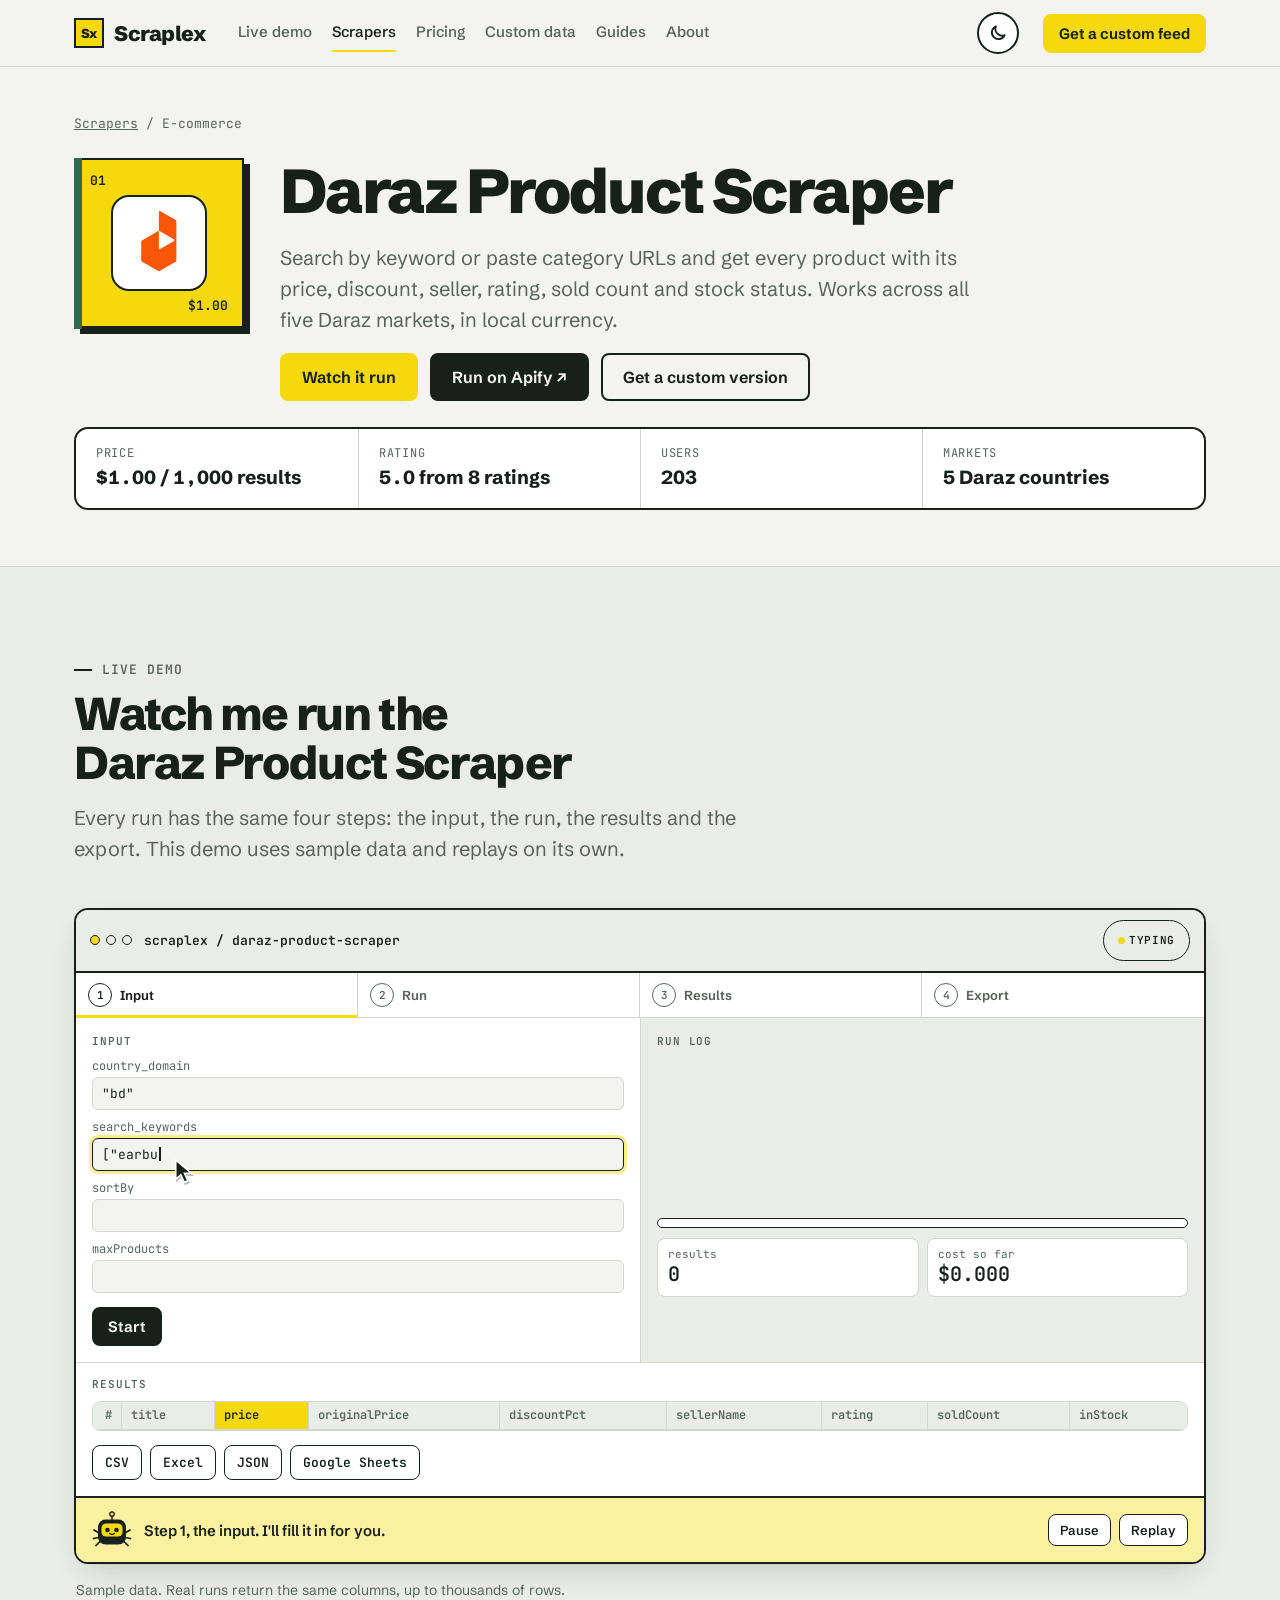
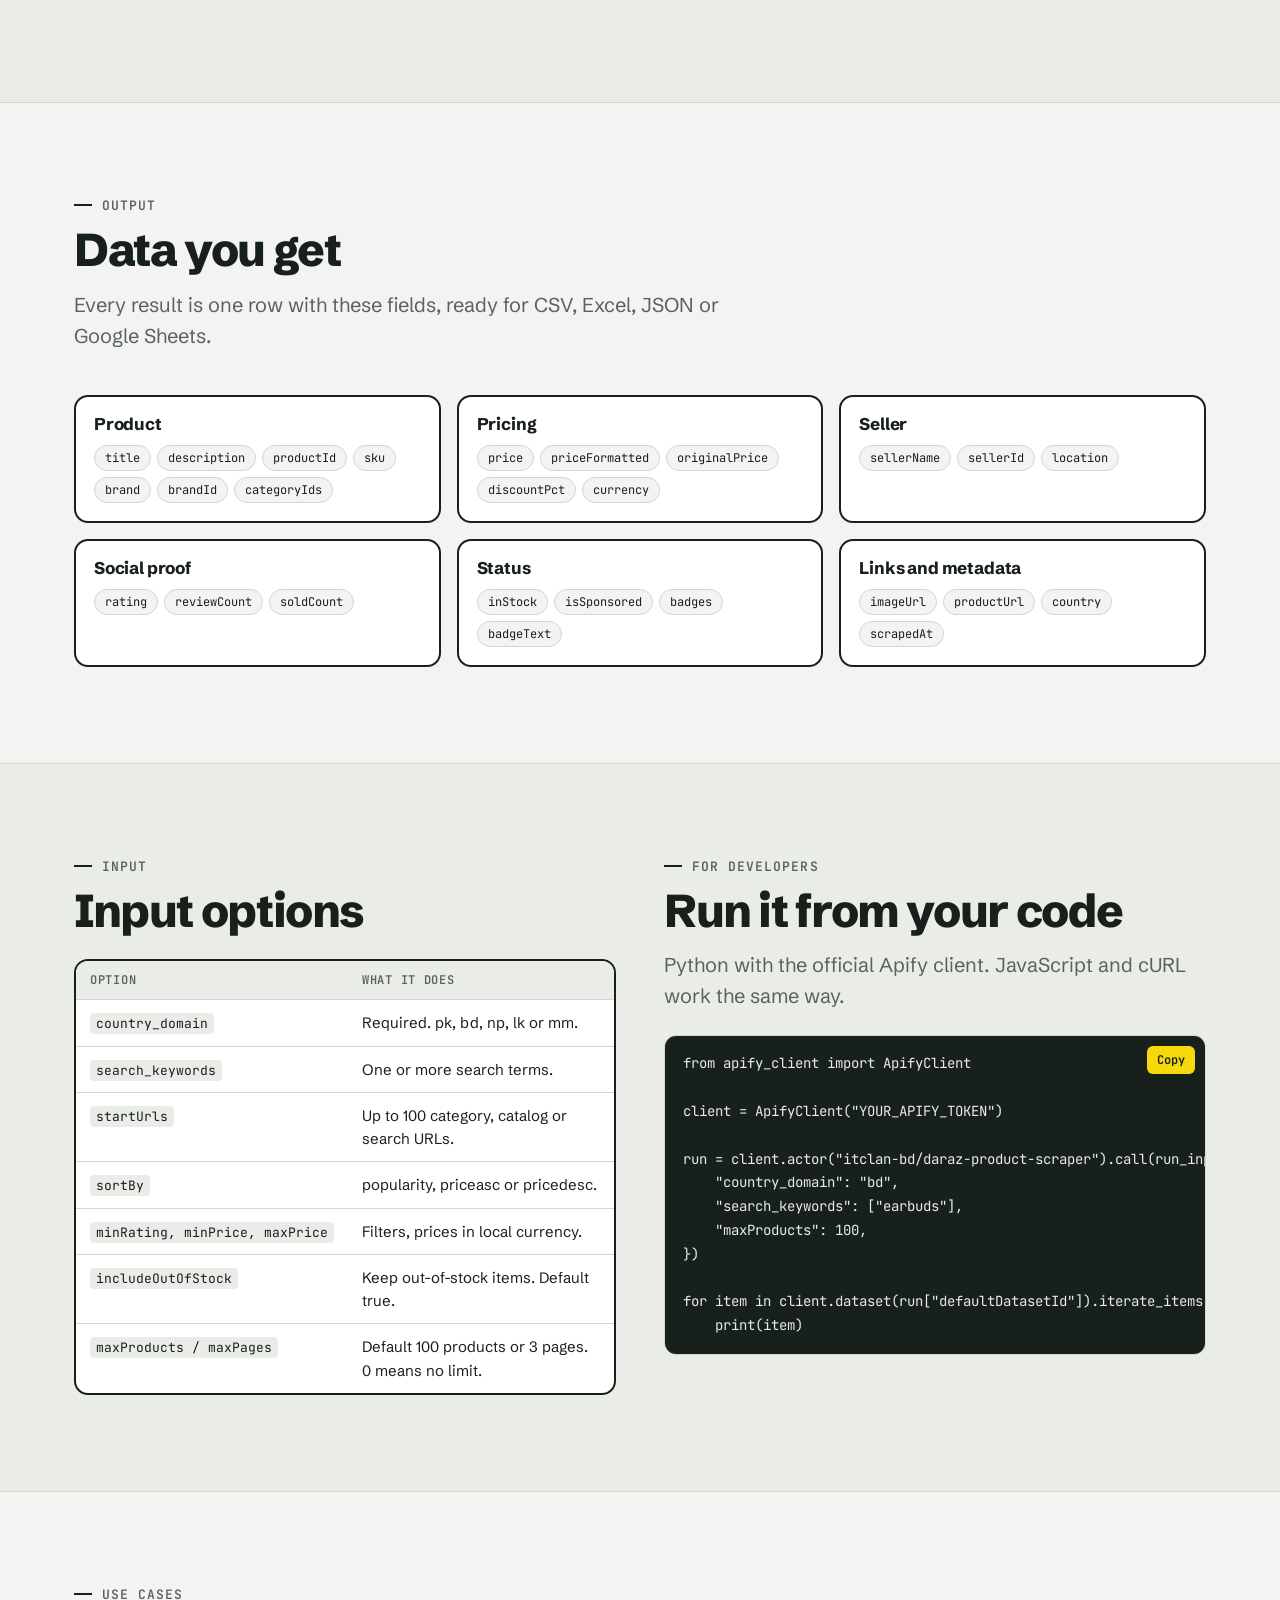
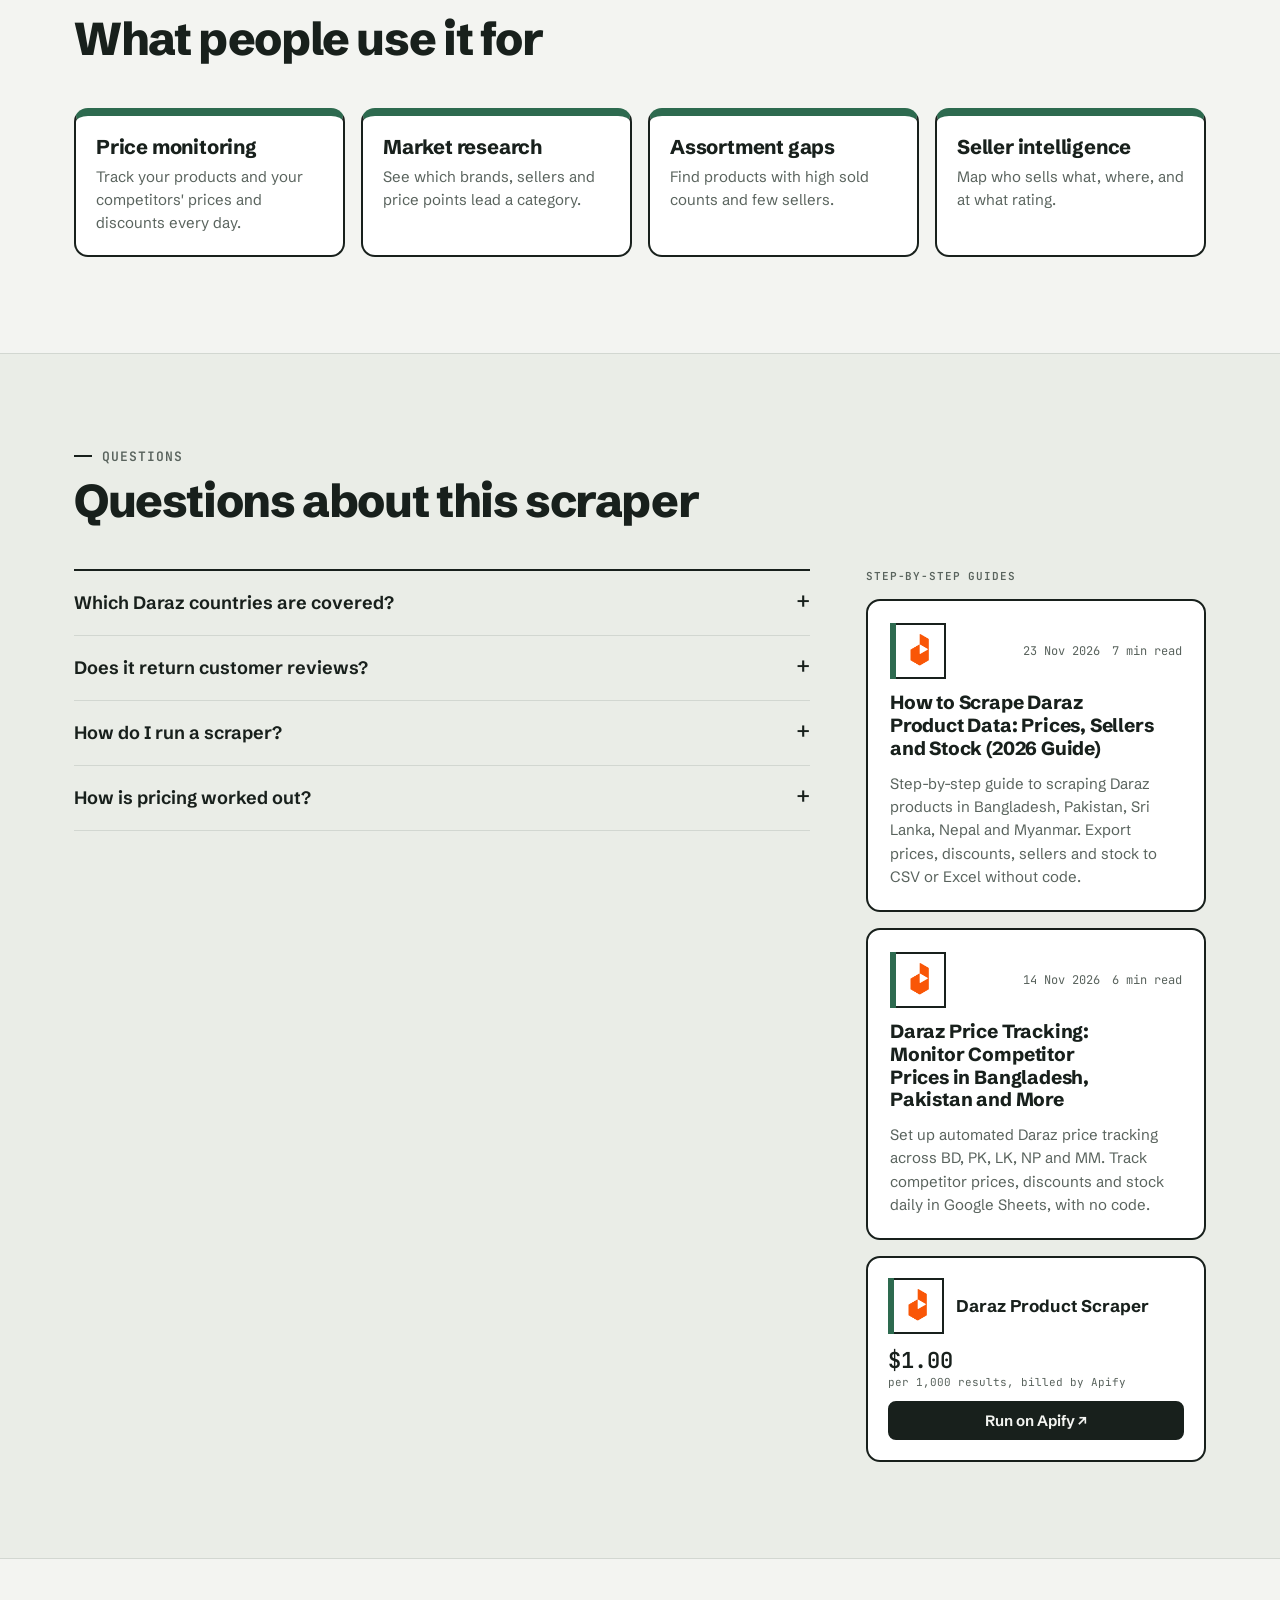
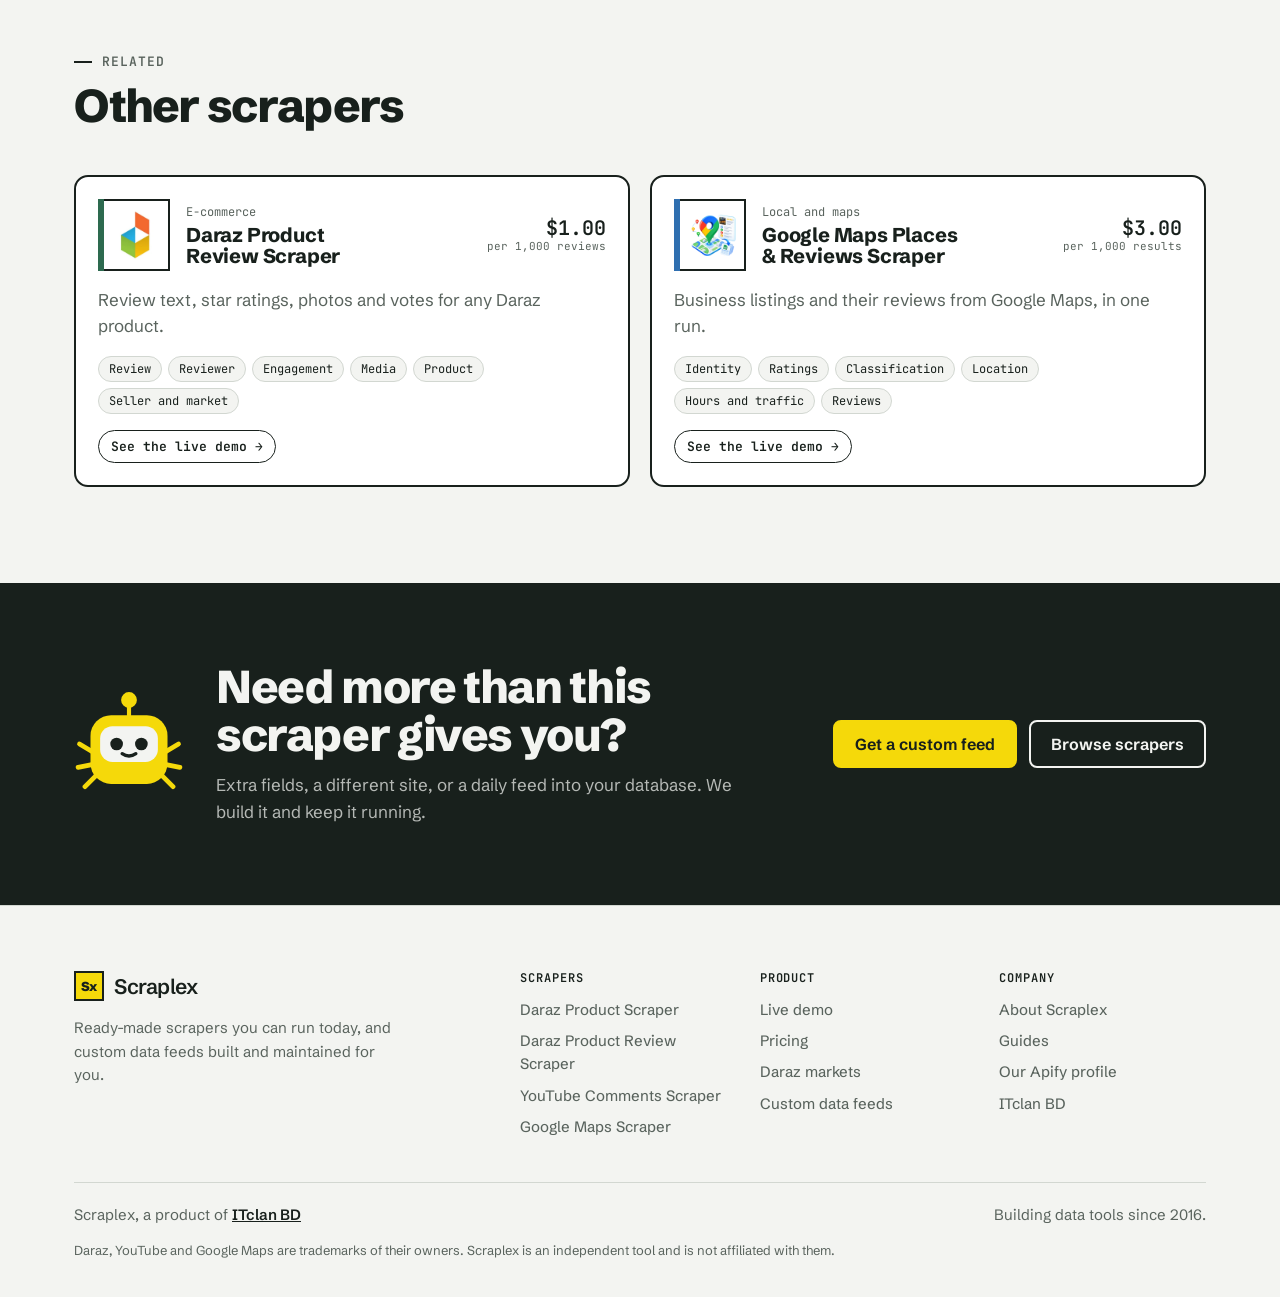
<file: scrapers/daraz-product-scraper/index.html>
<!doctype html>
<html lang="en">
<head>
<meta charset="utf-8">
<meta name="viewport" content="width=device-width, initial-scale=1, viewport-fit=cover">
<title>Daraz Product Scraper | Scraplex</title>
<meta name="description" content="Products, prices, sellers and stock from Daraz search and category pages. $1.00 per 1,000 results.">
<meta property="og:site_name" content="Scraplex">
<meta property="og:title" content="Daraz Product Scraper | Scraplex">
<meta property="og:description" content="Products, prices, sellers and stock from Daraz search and category pages. $1.00 per 1,000 results.">
<meta property="og:type" content="website">
<meta name="twitter:card" content="summary">
<script>(function(){var u=location.origin+"/scrapers/daraz-product-scraper";var l=document.createElement("link");l.rel="canonical";l.href=u;document.head.appendChild(l);var m=document.createElement("meta");m.setAttribute("property","og:url");m.content=u;document.head.appendChild(m)})()</script>
<script>try{var t=localStorage.getItem("theme");if(t==="dark"||t==="light")document.documentElement.setAttribute("data-theme",t)}catch(e){}</script>
<meta name="google-site-verification" content="PK_tRd7WuOCUDdievt8qqOQf_zm58DncDW0Tk0uQbTg"/>
<link rel="icon" href="/assets/favicon.svg" type="image/svg+xml">
<link rel="preconnect" href="https://fonts.googleapis.com">
<link rel="preconnect" href="https://fonts.gstatic.com" crossorigin>
<link href="https://fonts.googleapis.com/css2?family=Schibsted+Grotesk:wght@400..900&family=JetBrains+Mono:wght@400;600&display=swap" rel="stylesheet">
<link rel="stylesheet" href="/assets/site.css">
<script type="application/ld+json">{"@context": "https://schema.org", "@type": "SoftwareApplication", "name": "Daraz Product Scraper", "applicationCategory": "BusinessApplication", "operatingSystem": "Web", "description": "Search by keyword or paste category URLs and get every product with its price, discount, seller, rating, sold count and stock status. Works across all five Daraz markets, in local currency.", "offers": {"@type": "Offer", "price": "1.00", "priceCurrency": "USD"}, "publisher": {"@type": "Organization", "name": "ITclan BD"}}</script>
<script type="application/ld+json">{"@context": "https://schema.org", "@type": "FAQPage", "mainEntity": [{"@type": "Question", "name": "Which Daraz countries are covered?", "acceptedAnswer": {"@type": "Answer", "text": "Pakistan (daraz.pk), Bangladesh (daraz.com.bd), Nepal (daraz.com.np), Sri Lanka (daraz.lk) and Myanmar (shop.com.mm). Prices come back in the local currency."}}, {"@type": "Question", "name": "Does it return customer reviews?", "acceptedAnswer": {"@type": "Answer", "text": "No. It returns ratings and review counts. For the review text, use the Daraz Product Review Scraper."}}, {"@type": "Question", "name": "How do I run a scraper?", "acceptedAnswer": {"@type": "Answer", "text": "Open the scraper on Apify, create a free Apify account, fill in the input and press Start. Results export to CSV, JSON, Excel or Google Sheets, or come back through the Apify API."}}, {"@type": "Question", "name": "How is pricing worked out?", "acceptedAnswer": {"@type": "Answer", "text": "You pay per result on Apify, at the price shown on each scraper. Apify bills you directly. Custom feeds are quoted per project."}}]}</script>
</head>
<body data-tip="Want this data delivered on a schedule instead? We can run it for you." data-tip-href="/custom#quote" data-tip-label="Get a custom version">
<header class="site-head">
  <div class="wrap">
    <a class="brand" href="/" aria-label="Scraplex home"><span class="brand-mark">Sx</span>Scraplex</a>
    <nav class="nav" id="site-nav" aria-label="Main">
      <a href="/#demo" data-nav="demo">Live demo</a>
      <a href="/scrapers" data-nav="scrapers" aria-current="page">Scrapers</a>
      <a href="/#pricing" data-nav="pricing">Pricing</a>
      <a href="/custom" data-nav="custom">Custom data</a>
      <a href="/guides" data-nav="guides">Guides</a>
      <a href="/about" data-nav="about">About</a>
    </nav>
    <button class="theme-btn" type="button" aria-label="Switch theme"><svg class="i-moon" viewBox="0 0 24 24" fill="none" stroke="currentColor" stroke-width="2.2" stroke-linecap="round" stroke-linejoin="round" aria-hidden="true"><path d="M20 14.5A8 8 0 0 1 9.5 4a8 8 0 1 0 10.5 10.5z"/></svg><svg class="i-sun" viewBox="0 0 24 24" fill="none" stroke="currentColor" stroke-width="2.2" stroke-linecap="round" aria-hidden="true"><circle cx="12" cy="12" r="4.2"/><path d="M12 2.5v2.2M12 19.3v2.2M2.5 12h2.2M19.3 12h2.2M5.3 5.3l1.6 1.6M17.1 17.1l1.6 1.6M5.3 18.7l1.6-1.6M17.1 6.9l1.6-1.6"/></svg></button>
    <button class="menu-btn" type="button" aria-expanded="false" aria-controls="site-nav"><span><i></i><i></i><i></i></span>Menu</button>
    <a class="btn btn-mark btn-sm head-cta" href="/custom">Get a custom feed</a>
  </div>
</header>

<main>
<section class="page-hero sp-hero">
  <div class="wrap">
    <nav class="crumbs" aria-label="Breadcrumb"><a href="/scrapers">Scrapers</a><span>/</span><span>E-commerce</span></nav>
    <div class="sp-head">
      <div class="sp-tile cat-ecom"><span class="sp-no">01</span><span class="sp-icon"><img src="/assets/icons/daraz-product-scraper.webp" alt="Daraz Product Scraper icon" width="96" height="96"></span><span class="sp-price">$1.00</span></div>
      <div class="sp-intro">
        <h1>Daraz Product Scraper</h1>
        <p class="lede">Search by keyword or paste category URLs and get every product with its price, discount, seller, rating, sold count and stock status. Works across all five Daraz markets, in local currency.</p>
        <div class="btn-row"><a class="btn btn-mark" href="#demo">Watch it run</a><a class="btn btn-ink" href="https://apify.com/itclan-bd/daraz-product-scraper" target="_blank" rel="noopener">Run on Apify ↗</a><a class="btn" href="/custom#quote">Get a custom version</a></div>
      </div>
    </div>
    <div class="facts"><div class="fact"><span>Price</span><b>$1.00 / 1,000 results</b></div><div class="fact"><span>Rating</span><b>5.0 from 8 ratings</b></div><div class="fact"><span>Users</span><b>203</b></div><div class="fact"><span>Markets</span><b>5 Daraz countries</b></div></div>
  </div>
</section>

<section class="section" id="demo">
  <div class="wrap">
    <div class="section-head">
      <span class="eyebrow">Live demo</span>
      <h2>Watch me run the Daraz Product Scraper</h2>
      <p class="lede">Every run has the same four steps: the input, the run, the results and the export. This demo uses sample data and replays on its own.</p>
    </div>
    <div class="console" id="console"></div>
    <p class="picker-note" style="margin-top:12px">Sample data. Real runs return the same columns, up to thousands of rows.</p>
  </div>
</section>

<section class="section">
  <div class="wrap">
    <div class="section-head"><span class="eyebrow">Output</span><h2>Data you get</h2><p class="lede">Every result is one row with these fields, ready for CSV, Excel, JSON or Google Sheets.</p></div>
    <div class="fgroups"><div class="fgroup"><h3>Product</h3><div class="chips"><span class=chip>title</span><span class=chip>description</span><span class=chip>productId</span><span class=chip>sku</span><span class=chip>brand</span><span class=chip>brandId</span><span class=chip>categoryIds</span></div></div><div class="fgroup"><h3>Pricing</h3><div class="chips"><span class=chip>price</span><span class=chip>priceFormatted</span><span class=chip>originalPrice</span><span class=chip>discountPct</span><span class=chip>currency</span></div></div><div class="fgroup"><h3>Seller</h3><div class="chips"><span class=chip>sellerName</span><span class=chip>sellerId</span><span class=chip>location</span></div></div><div class="fgroup"><h3>Social proof</h3><div class="chips"><span class=chip>rating</span><span class=chip>reviewCount</span><span class=chip>soldCount</span></div></div><div class="fgroup"><h3>Status</h3><div class="chips"><span class=chip>inStock</span><span class=chip>isSponsored</span><span class=chip>badges</span><span class=chip>badgeText</span></div></div><div class="fgroup"><h3>Links and metadata</h3><div class="chips"><span class=chip>imageUrl</span><span class=chip>productUrl</span><span class=chip>country</span><span class=chip>scrapedAt</span></div></div></div>
  </div>
</section>

<section class="section">
  <div class="wrap sp-split">
    <div>
      <div class="section-head"><span class="eyebrow">Input</span><h2>Input options</h2></div>
      <div class="itable"><table><thead><tr><th>Option</th><th>What it does</th></tr></thead><tbody><tr><td><code>country_domain</code></td><td>Required. pk, bd, np, lk or mm.</td></tr><tr><td><code>search_keywords</code></td><td>One or more search terms.</td></tr><tr><td><code>startUrls</code></td><td>Up to 100 category, catalog or search URLs.</td></tr><tr><td><code>sortBy</code></td><td>popularity, priceasc or pricedesc.</td></tr><tr><td><code>minRating, minPrice, maxPrice</code></td><td>Filters, prices in local currency.</td></tr><tr><td><code>includeOutOfStock</code></td><td>Keep out-of-stock items. Default true.</td></tr><tr><td><code>maxProducts / maxPages</code></td><td>Default 100 products or 3 pages. 0 means no limit.</td></tr></tbody></table></div>
    </div>
    <div>
      <div class="section-head"><span class="eyebrow">For developers</span><h2>Run it from your code</h2><p class="lede">Python with the official Apify client. JavaScript and cURL work the same way.</p></div>
      <div class="code code-copy"><button type="button" class="copy-btn" data-copy="py-code">Copy</button><pre id="py-code">from apify_client import ApifyClient

client = ApifyClient(&quot;YOUR_APIFY_TOKEN&quot;)

run = client.actor(&quot;itclan-bd/daraz-product-scraper&quot;).call(run_input={
    &quot;country_domain&quot;: &quot;bd&quot;,
    &quot;search_keywords&quot;: [&quot;earbuds&quot;],
    &quot;maxProducts&quot;: 100,
})

for item in client.dataset(run[&quot;defaultDatasetId&quot;]).iterate_items():
    print(item)</pre></div>
    </div>
  </div>
</section>

<section class="section">
  <div class="wrap">
    <div class="section-head"><span class="eyebrow">Use cases</span><h2>What people use it for</h2></div>
    <div class="use-cards cat-ecom"><div class="use-card"><h3>Price monitoring</h3><p>Track your products and your competitors&#x27; prices and discounts every day.</p></div><div class="use-card"><h3>Market research</h3><p>See which brands, sellers and price points lead a category.</p></div><div class="use-card"><h3>Assortment gaps</h3><p>Find products with high sold counts and few sellers.</p></div><div class="use-card"><h3>Seller intelligence</h3><p>Map who sells what, where, and at what rating.</p></div></div>
  </div>
</section>

<section class="section">
  <div class="wrap">
    <div class="section-head"><span class="eyebrow">Questions</span><h2>Questions about this scraper</h2></div>
    <div class="faq-wrap">
      <div class="faq-list"><details><summary>Which Daraz countries are covered?</summary><p>Pakistan (daraz.pk), Bangladesh (daraz.com.bd), Nepal (daraz.com.np), Sri Lanka (daraz.lk) and Myanmar (shop.com.mm). Prices come back in the local currency.</p></details><details><summary>Does it return customer reviews?</summary><p>No. It returns ratings and review counts. For the review text, use the Daraz Product Review Scraper.</p></details><details><summary>How do I run a scraper?</summary><p>Open the scraper on Apify, create a free Apify account, fill in the input and press Start. Results export to CSV, JSON, Excel or Google Sheets, or come back through the Apify API.</p></details><details><summary>How is pricing worked out?</summary><p>You pay per result on Apify, at the price shown on each scraper. Apify bills you directly. Custom feeds are quoted per project.</p></details></div>
      <aside class="faq-aside">
        <span class="c-label">Step-by-step guides</span><a class="gcard" href="/guides/scrape-daraz-product-data">
  <div class="gcard-top"><span class="gsym icon cat-ecom" aria-hidden="true"><img src="/assets/icons/daraz-product-scraper.webp" alt="" width="44" height="44" loading="lazy"></span><span class="g-meta"><span>23 Nov 2026</span><span>7 min read</span></span></div>
  <h3>How to Scrape Daraz Product Data: Prices, Sellers and Stock (2026 Guide)</h3>
  <p>Step-by-step guide to scraping Daraz products in Bangladesh, Pakistan, Sri Lanka, Nepal and Myanmar. Export prices, discounts, sellers and stock to CSV or Excel without code.</p>
</a><a class="gcard" href="/guides/daraz-price-tracking">
  <div class="gcard-top"><span class="gsym icon cat-ecom" aria-hidden="true"><img src="/assets/icons/daraz-product-scraper.webp" alt="" width="44" height="44" loading="lazy"></span><span class="g-meta"><span>14 Nov 2026</span><span>6 min read</span></span></div>
  <h3>Daraz Price Tracking: Monitor Competitor Prices in Bangladesh, Pakistan and More</h3>
  <p>Set up automated Daraz price tracking across BD, PK, LK, NP and MM. Track competitor prices, discounts and stock daily in Google Sheets, with no code.</p>
</a>
        <div class="box">
          <div class="box-head"><span class="gsym icon cat-ecom" aria-hidden="true"><img src="/assets/icons/daraz-product-scraper.webp" alt="" width="44" height="44" loading="lazy"></span><div><b>Daraz Product Scraper</b></div></div>
          <div class="box-price">$1.00<span>per 1,000 results, billed by Apify</span></div>
          <a class="btn btn-ink btn-sm" href="https://apify.com/itclan-bd/daraz-product-scraper" target="_blank" rel="noopener">Run on Apify ↗</a>
        </div>
      </aside>
    </div>
  </div>
</section>

<section class="section" style="border-bottom:0">
  <div class="wrap">
    <div class="section-head"><span class="eyebrow">Related</span><h2>Other scrapers</h2></div>
    <div class="cards"><a class="card cat-ecom" href="/scrapers/daraz-product-review-scraper" data-cat="ecom" data-text="daraz product review scraper review text, star ratings, photos and votes for any daraz product. e-commerce reviewid, reviewcontent, rating, reviewtime, boughtdate, relevancescore reviewerid, reviewername likes, upvotes, downvotes, replies images, videos productid, producttitle, producturl, productpic, productcategoryid, skuinfo sellerid, country">
  <div class="card-head">
    <span class="sym icon"><img src="/assets/icons/daraz-product-review-scraper.webp" alt="" width="60" height="60" loading="lazy"></span>
    <div><small>E-commerce</small><h3>Daraz Product Review Scraper</h3></div>
    <div class="price-tag">$1.00<span>per 1,000 reviews</span></div>
  </div>
  <p>Review text, star ratings, photos and votes for any Daraz product.</p>
  <div class="chips"><span class="chip">Review</span><span class="chip">Reviewer</span><span class="chip">Engagement</span><span class="chip">Media</span><span class="chip">Product</span><span class="chip">Seller and market</span></div>
  <span class="card-go">See the live demo →</span>
</a><a class="card cat-local" href="/scrapers/google-maps-scraper" data-cat="local" data-text="google maps places &amp; reviews scraper business listings and their reviews from google maps, in one run. local and maps name, address, phone, website, description rating, review count, star distribution categories, price range, claim status coordinates, plus codes, timezone opening hours, popular times rating, text, translated text, photos, dates, reviewer, owner reply, per-aspect ratings">
  <div class="card-head">
    <span class="sym icon"><img src="/assets/icons/google-maps-scraper.webp" alt="" width="60" height="60" loading="lazy"></span>
    <div><small>Local and maps</small><h3>Google Maps Places &amp; Reviews Scraper</h3></div>
    <div class="price-tag">$3.00<span>per 1,000 results</span></div>
  </div>
  <p>Business listings and their reviews from Google Maps, in one run.</p>
  <div class="chips"><span class="chip">Identity</span><span class="chip">Ratings</span><span class="chip">Classification</span><span class="chip">Location</span><span class="chip">Hours and traffic</span><span class="chip">Reviews</span></div>
  <span class="card-go">See the live demo →</span>
</a></div>
  </div>
</section>

<section class="band">
  <div class="wrap">
    <svg class="lex lex-float" viewBox="0 0 80 80" aria-hidden="true"></svg>
    <div><h2>Need more than this scraper gives you?</h2><p>Extra fields, a different site, or a daily feed into your database. We build it and keep it running.</p></div>
    <div class="btn-row"><a class="btn btn-mark" href="/custom">Get a custom feed</a><a class="btn " href="/#scrapers">Browse scrapers</a></div>
  </div>
</section>
</main>

<footer class="site-foot">
  <div class="wrap">
    <div class="foot-grid">
      <div class="foot-brand">
        <a class="brand" href="/"><span class="brand-mark">Sx</span>Scraplex</a>
        <p class="muted">Ready-made scrapers you can run today, and custom data feeds built and maintained for you.</p>
      </div>
      <div><h4>Scrapers</h4><ul><li><a href="/scrapers/daraz-product-scraper">Daraz Product Scraper</a></li><li><a href="/scrapers/daraz-product-review-scraper">Daraz Product Review Scraper</a></li><li><a href="/scrapers/youtube-comments-scraper">YouTube Comments Scraper</a></li><li><a href="/scrapers/google-maps-scraper">Google Maps Scraper</a></li></ul></div>
      <div><h4>Product</h4><ul><li><a href="/#demo">Live demo</a></li><li><a href="/#pricing">Pricing</a></li><li><a href="/#markets">Daraz markets</a></li><li><a href="/custom">Custom data feeds</a></li></ul></div>
      <div><h4>Company</h4><ul><li><a href="/about">About Scraplex</a></li><li><a href="/guides">Guides</a></li><li><a href="https://apify.com/itclan-bd" target="_blank" rel="noopener">Our Apify profile</a></li><li><a href="https://itclanbd.com" target="_blank" rel="noopener">ITclan BD</a></li></ul></div>
    </div>
    <div class="foot-base">
      <span>Scraplex, a product of <a href="https://itclanbd.com" target="_blank" rel="noopener">ITclan BD</a></span>
      <span>Building data tools since 2016.</span>
    </div>
    <p class="foot-note">Daraz, YouTube and Google Maps are trademarks of their owners. Scraplex is an independent tool and is not affiliated with them.</p>
  </div>
</footer>

<div class="dock off" id="dock" aria-live="polite">
  <div class="say" id="dock-say"><span id="dock-text"></span><br><span id="dock-act"></span><button class="dock-x" id="dock-x" type="button" aria-label="Hide Lex's tips">×</button></div>
  <button class="dock-bot" id="dock-bot" type="button" aria-label="Show Lex's tips"><svg class="lex" viewBox="0 0 80 80" aria-hidden="true"></svg></button>
</div>

<script src="/assets/lex.js"></script>
<script src="/assets/demo.js"></script>
<script>
ScraplexDemo.mount(document.getElementById("console"), { slug: "daraz-product-scraper", section: document.getElementById("demo"), loop: true });
document.addEventListener("click", ev => {
  const b = ev.target.closest("[data-copy]"); if (!b) return;
  const text = document.getElementById(b.dataset.copy).textContent;
  const done = ok => { b.textContent = ok ? "Copied" : "Select and copy"; setTimeout(() => b.textContent = "Copy", 1600); };
  try { navigator.clipboard.writeText(text).then(() => done(true), () => done(false)); } catch (err) { done(false); }
});
</script>
</body>
</html>
</file>
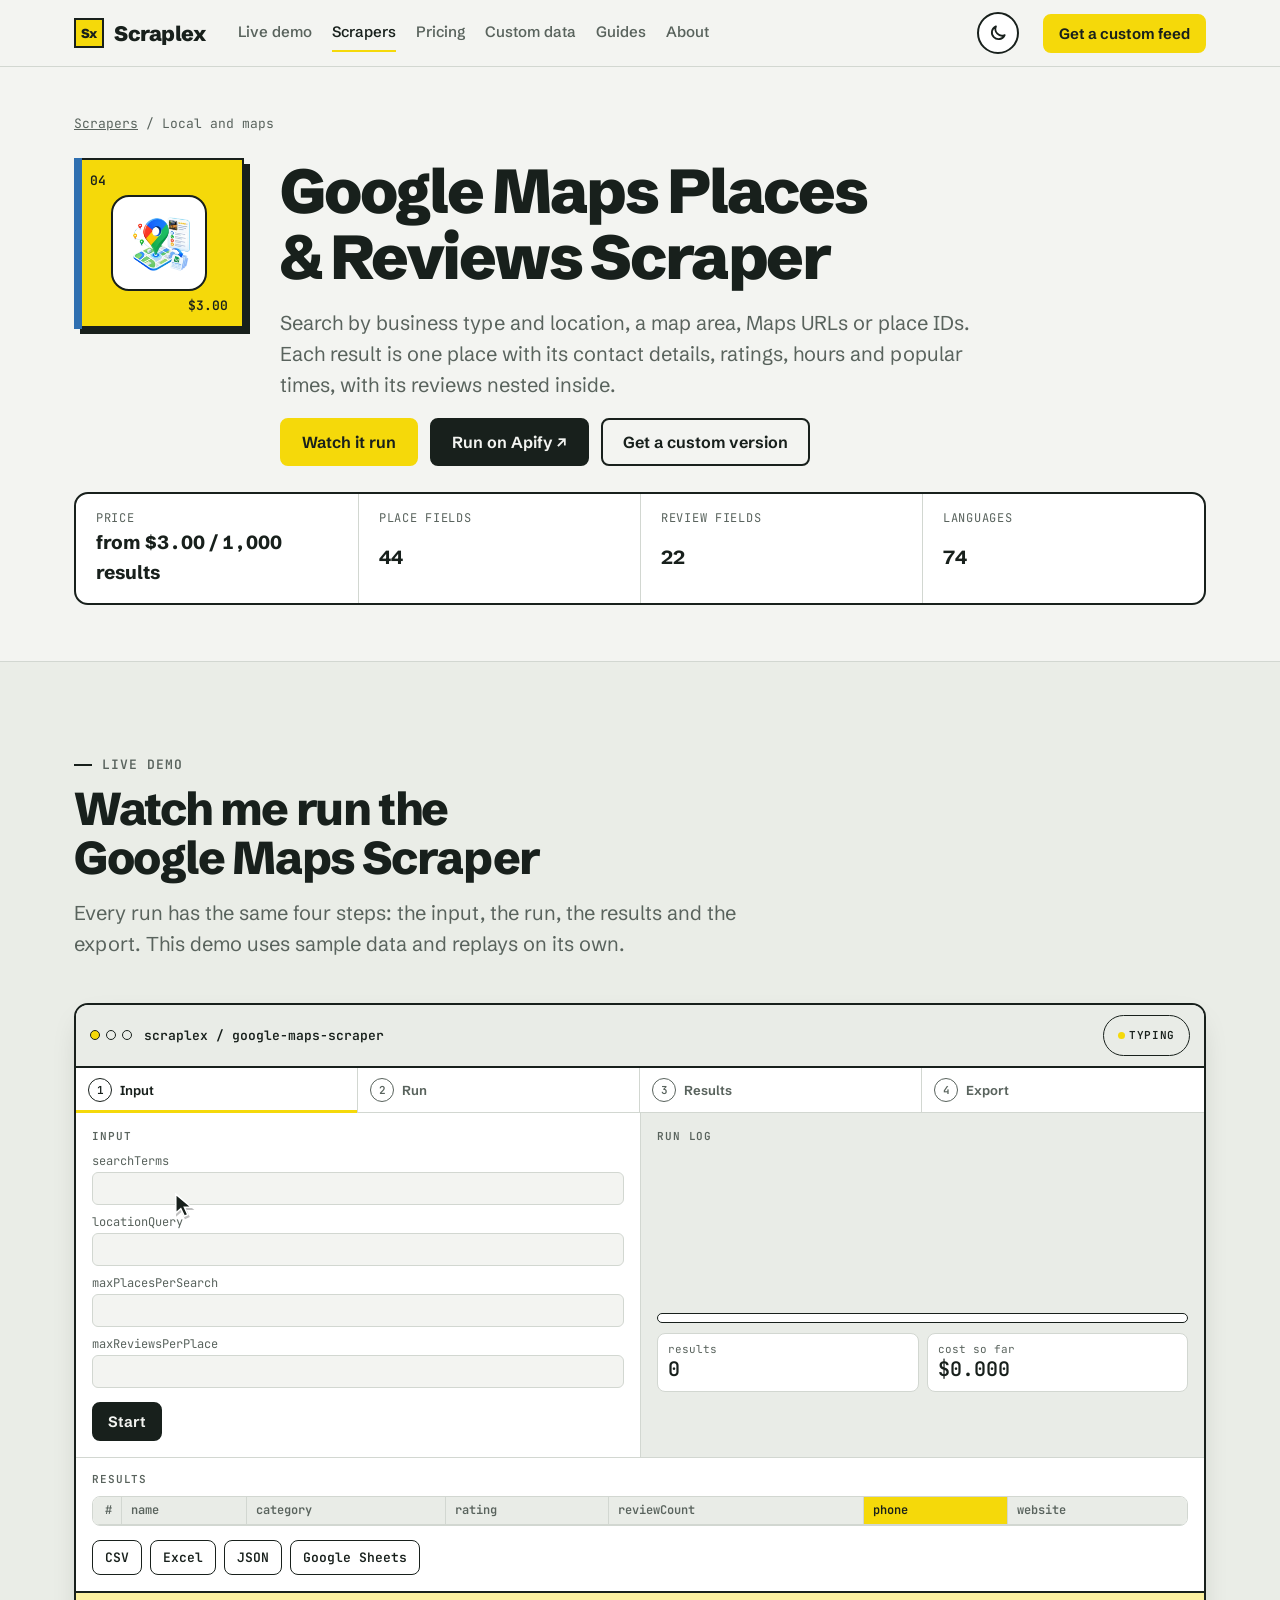
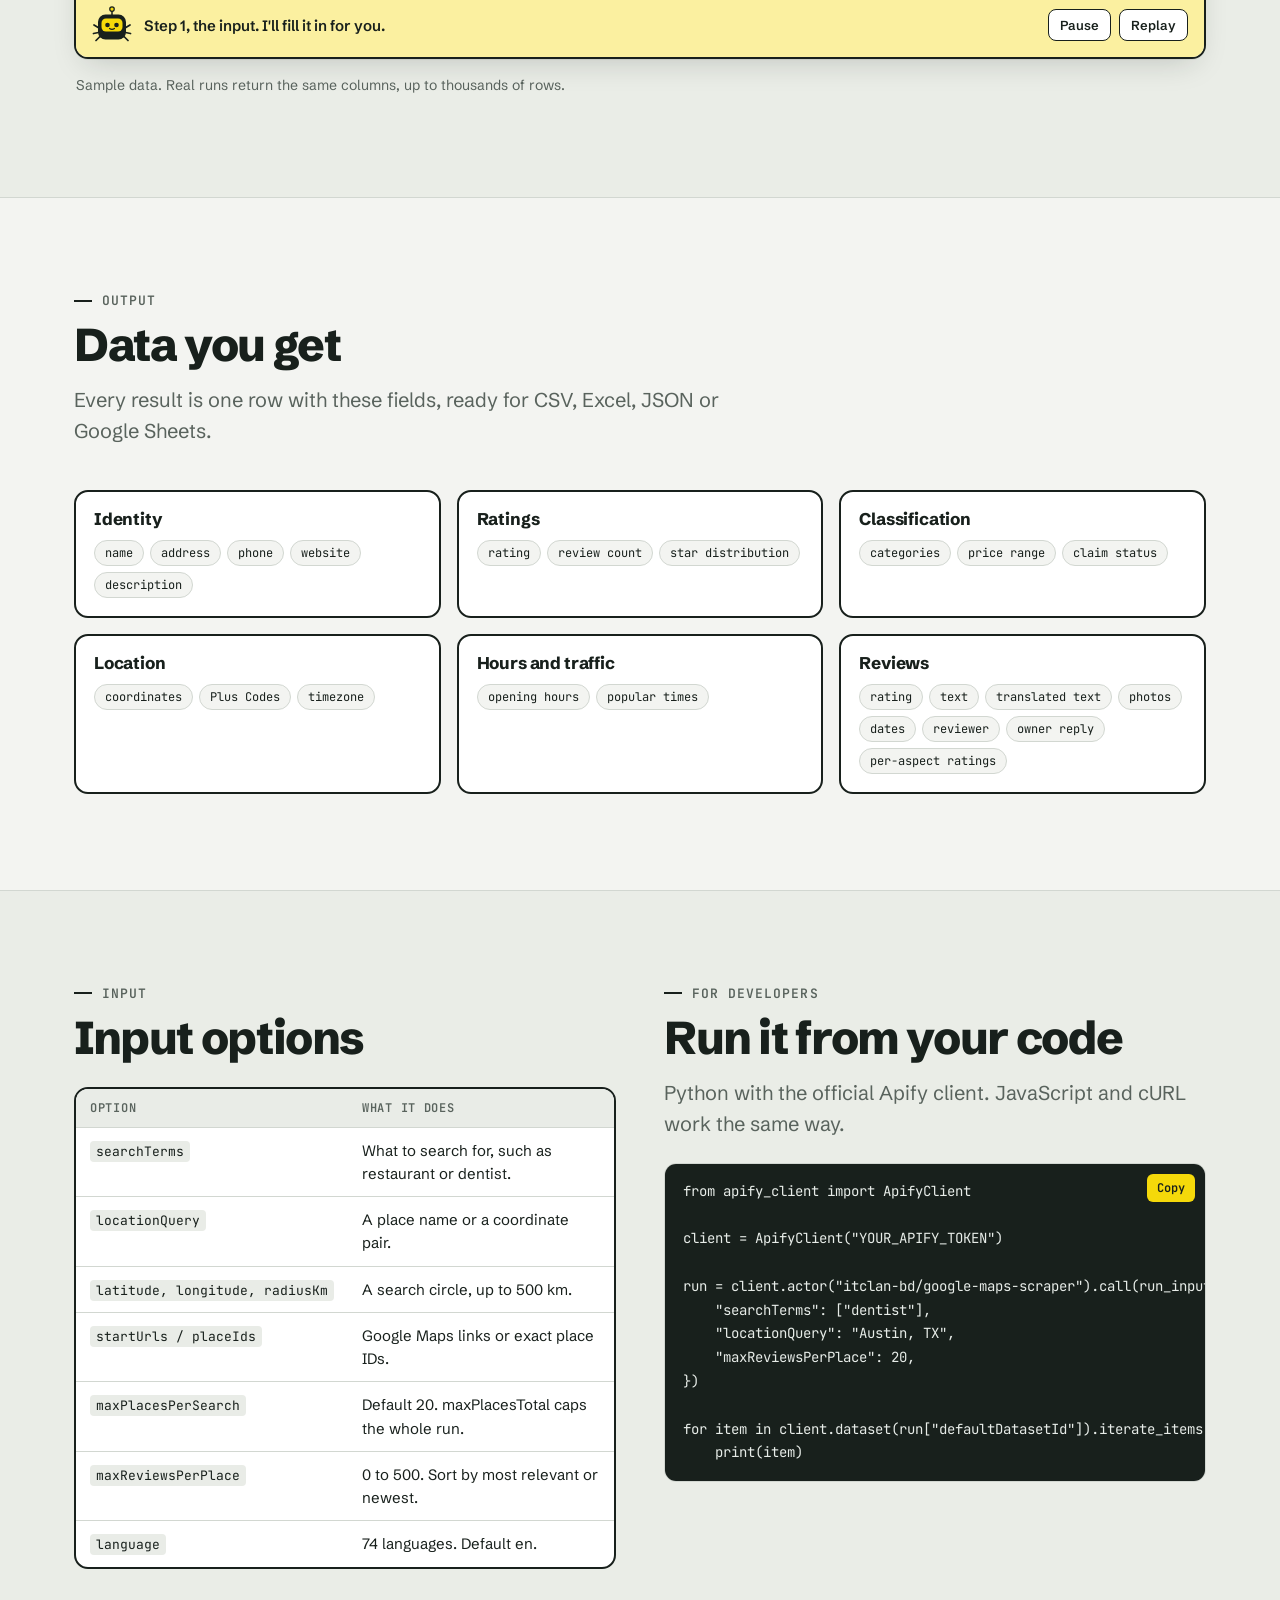
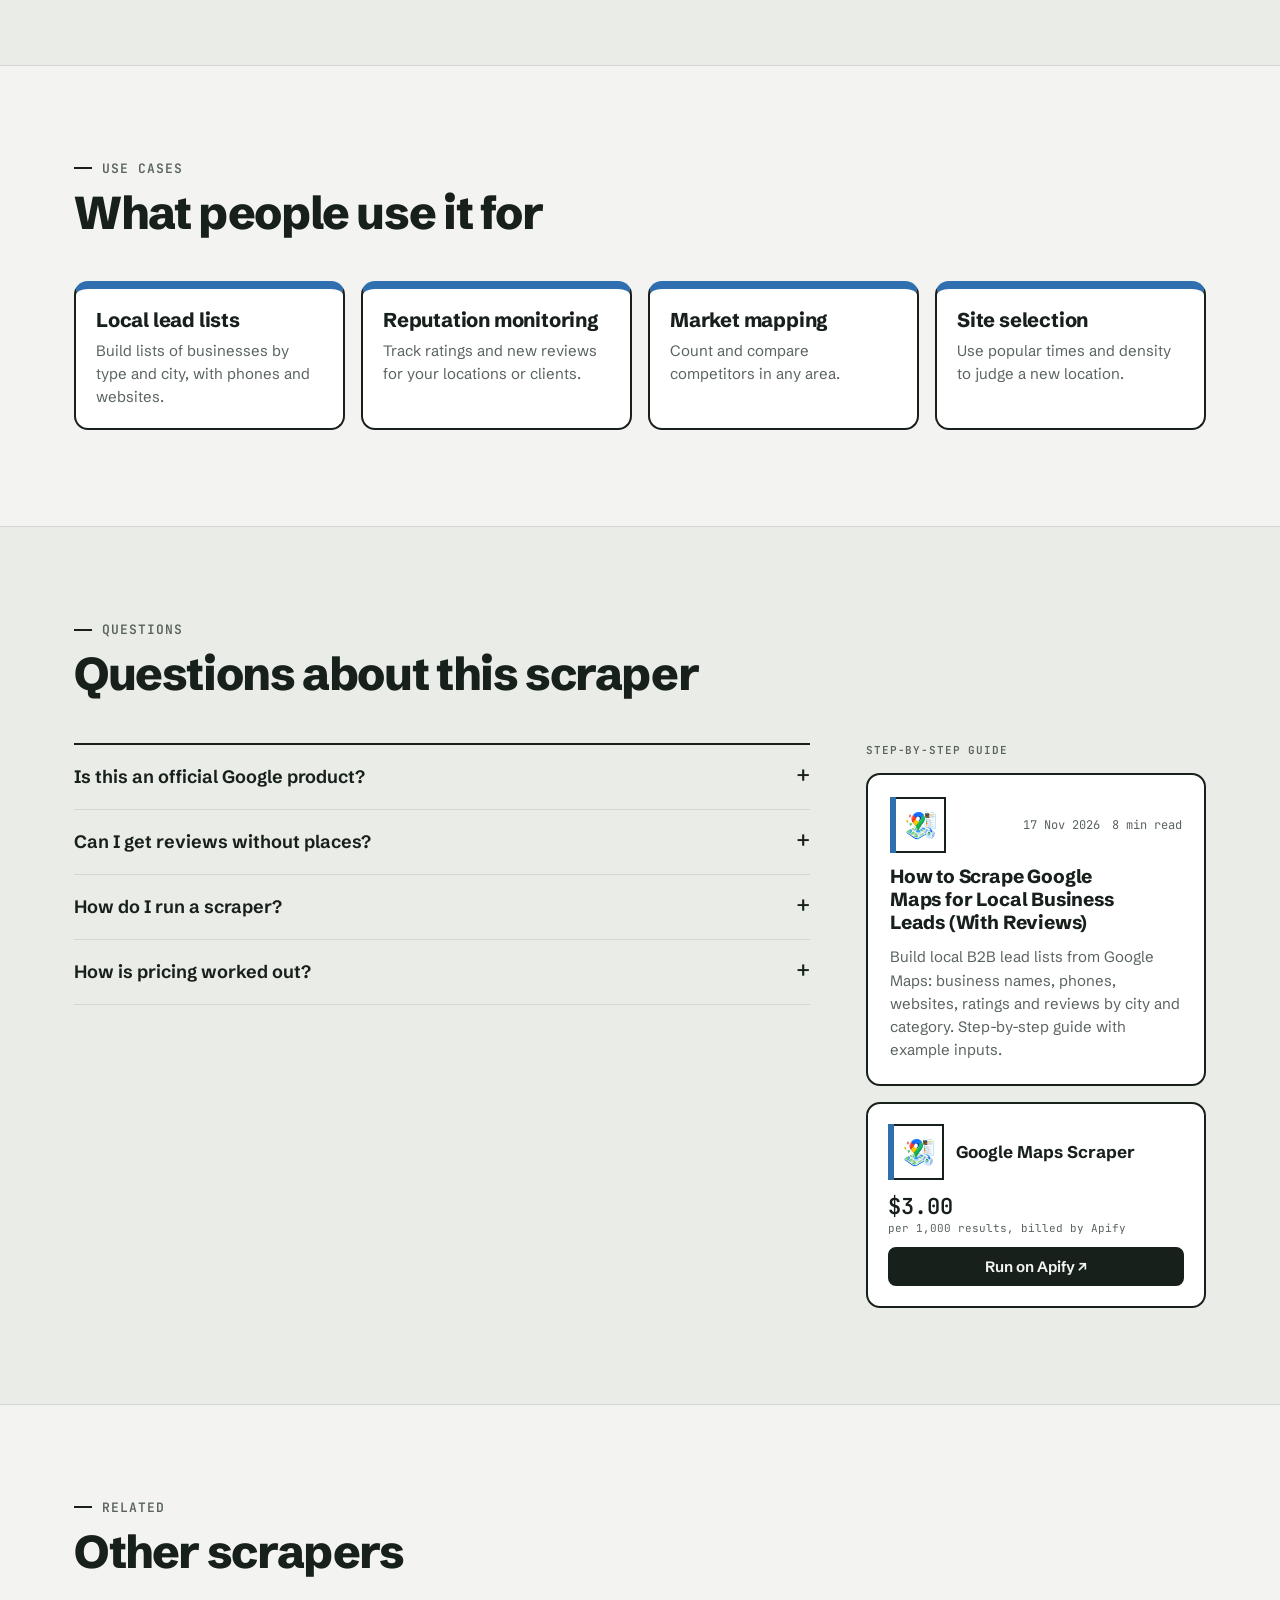
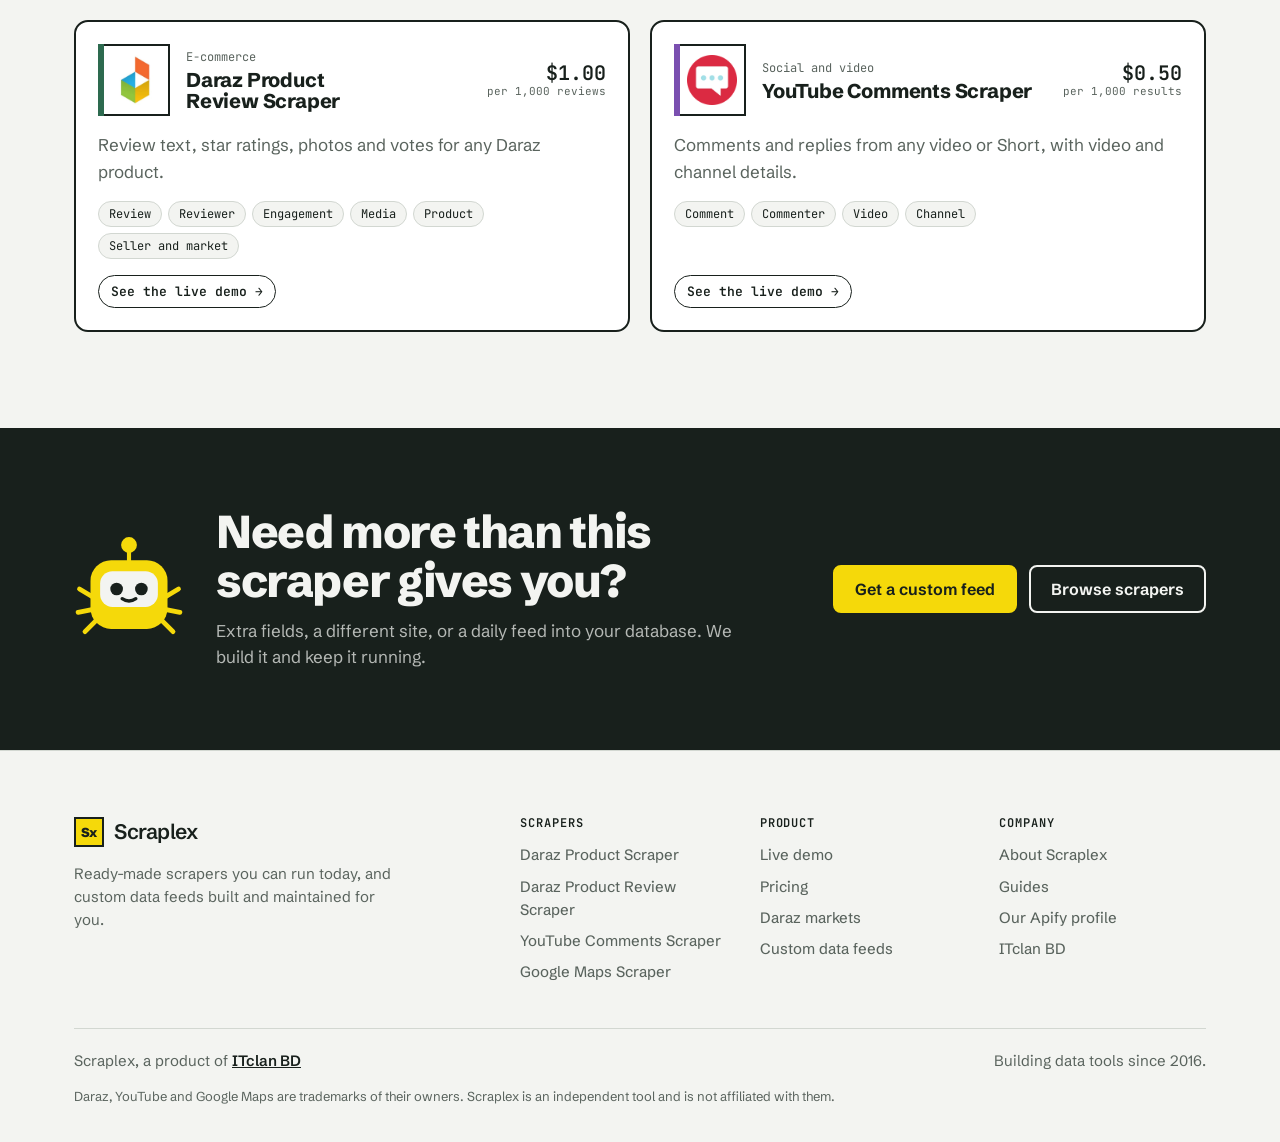
<file: scrapers/google-maps-scraper/index.html>
<!doctype html>
<html lang="en">
<head>
<meta charset="utf-8">
<meta name="viewport" content="width=device-width, initial-scale=1, viewport-fit=cover">
<title>Google Maps Places &amp; Reviews Scraper | Scraplex</title>
<meta name="description" content="Business listings and their reviews from Google Maps, in one run. $3.00 per 1,000 results.">
<meta property="og:site_name" content="Scraplex">
<meta property="og:title" content="Google Maps Places &amp; Reviews Scraper | Scraplex">
<meta property="og:description" content="Business listings and their reviews from Google Maps, in one run. $3.00 per 1,000 results.">
<meta property="og:type" content="website">
<meta name="twitter:card" content="summary">
<script>(function(){var u=location.origin+"/scrapers/google-maps-scraper";var l=document.createElement("link");l.rel="canonical";l.href=u;document.head.appendChild(l);var m=document.createElement("meta");m.setAttribute("property","og:url");m.content=u;document.head.appendChild(m)})()</script>
<script>try{var t=localStorage.getItem("theme");if(t==="dark"||t==="light")document.documentElement.setAttribute("data-theme",t)}catch(e){}</script>
<meta name="google-site-verification" content="PK_tRd7WuOCUDdievt8qqOQf_zm58DncDW0Tk0uQbTg"/>
<link rel="icon" href="/assets/favicon.svg" type="image/svg+xml">
<link rel="preconnect" href="https://fonts.googleapis.com">
<link rel="preconnect" href="https://fonts.gstatic.com" crossorigin>
<link href="https://fonts.googleapis.com/css2?family=Schibsted+Grotesk:wght@400..900&family=JetBrains+Mono:wght@400;600&display=swap" rel="stylesheet">
<link rel="stylesheet" href="/assets/site.css">
<script type="application/ld+json">{"@context": "https://schema.org", "@type": "SoftwareApplication", "name": "Google Maps Places & Reviews Scraper", "applicationCategory": "BusinessApplication", "operatingSystem": "Web", "description": "Search by business type and location, a map area, Maps URLs or place IDs. Each result is one place with its contact details, ratings, hours and popular times, with its reviews nested inside.", "offers": {"@type": "Offer", "price": "3.00", "priceCurrency": "USD"}, "publisher": {"@type": "Organization", "name": "ITclan BD"}}</script>
<script type="application/ld+json">{"@context": "https://schema.org", "@type": "FAQPage", "mainEntity": [{"@type": "Question", "name": "Is this an official Google product?", "acceptedAnswer": {"@type": "Answer", "text": "No. It is an independent tool and is not affiliated with Google."}}, {"@type": "Question", "name": "Can I get reviews without places?", "acceptedAnswer": {"@type": "Answer", "text": "Pass place IDs or Maps links and set maxReviewsPerPlace to collect reviews for known businesses."}}, {"@type": "Question", "name": "How do I run a scraper?", "acceptedAnswer": {"@type": "Answer", "text": "Open the scraper on Apify, create a free Apify account, fill in the input and press Start. Results export to CSV, JSON, Excel or Google Sheets, or come back through the Apify API."}}, {"@type": "Question", "name": "How is pricing worked out?", "acceptedAnswer": {"@type": "Answer", "text": "You pay per result on Apify, at the price shown on each scraper. Apify bills you directly. Custom feeds are quoted per project."}}]}</script>
</head>
<body data-tip="Want this data delivered on a schedule instead? We can run it for you." data-tip-href="/custom#quote" data-tip-label="Get a custom version">
<header class="site-head">
  <div class="wrap">
    <a class="brand" href="/" aria-label="Scraplex home"><span class="brand-mark">Sx</span>Scraplex</a>
    <nav class="nav" id="site-nav" aria-label="Main">
      <a href="/#demo" data-nav="demo">Live demo</a>
      <a href="/scrapers" data-nav="scrapers" aria-current="page">Scrapers</a>
      <a href="/#pricing" data-nav="pricing">Pricing</a>
      <a href="/custom" data-nav="custom">Custom data</a>
      <a href="/guides" data-nav="guides">Guides</a>
      <a href="/about" data-nav="about">About</a>
    </nav>
    <button class="theme-btn" type="button" aria-label="Switch theme"><svg class="i-moon" viewBox="0 0 24 24" fill="none" stroke="currentColor" stroke-width="2.2" stroke-linecap="round" stroke-linejoin="round" aria-hidden="true"><path d="M20 14.5A8 8 0 0 1 9.5 4a8 8 0 1 0 10.5 10.5z"/></svg><svg class="i-sun" viewBox="0 0 24 24" fill="none" stroke="currentColor" stroke-width="2.2" stroke-linecap="round" aria-hidden="true"><circle cx="12" cy="12" r="4.2"/><path d="M12 2.5v2.2M12 19.3v2.2M2.5 12h2.2M19.3 12h2.2M5.3 5.3l1.6 1.6M17.1 17.1l1.6 1.6M5.3 18.7l1.6-1.6M17.1 6.9l1.6-1.6"/></svg></button>
    <button class="menu-btn" type="button" aria-expanded="false" aria-controls="site-nav"><span><i></i><i></i><i></i></span>Menu</button>
    <a class="btn btn-mark btn-sm head-cta" href="/custom">Get a custom feed</a>
  </div>
</header>

<main>
<section class="page-hero sp-hero">
  <div class="wrap">
    <nav class="crumbs" aria-label="Breadcrumb"><a href="/scrapers">Scrapers</a><span>/</span><span>Local and maps</span></nav>
    <div class="sp-head">
      <div class="sp-tile cat-local"><span class="sp-no">04</span><span class="sp-icon"><img src="/assets/icons/google-maps-scraper.webp" alt="Google Maps Places &amp; Reviews Scraper icon" width="96" height="96"></span><span class="sp-price">$3.00</span></div>
      <div class="sp-intro">
        <h1>Google Maps Places &amp; Reviews Scraper</h1>
        <p class="lede">Search by business type and location, a map area, Maps URLs or place IDs. Each result is one place with its contact details, ratings, hours and popular times, with its reviews nested inside.</p>
        <div class="btn-row"><a class="btn btn-mark" href="#demo">Watch it run</a><a class="btn btn-ink" href="https://apify.com/itclan-bd/google-maps-scraper" target="_blank" rel="noopener">Run on Apify ↗</a><a class="btn" href="/custom#quote">Get a custom version</a></div>
      </div>
    </div>
    <div class="facts"><div class="fact"><span>Price</span><b>from $3.00 / 1,000 results</b></div><div class="fact"><span>Place fields</span><b>44</b></div><div class="fact"><span>Review fields</span><b>22</b></div><div class="fact"><span>Languages</span><b>74</b></div></div>
  </div>
</section>

<section class="section" id="demo">
  <div class="wrap">
    <div class="section-head">
      <span class="eyebrow">Live demo</span>
      <h2>Watch me run the Google Maps Scraper</h2>
      <p class="lede">Every run has the same four steps: the input, the run, the results and the export. This demo uses sample data and replays on its own.</p>
    </div>
    <div class="console" id="console"></div>
    <p class="picker-note" style="margin-top:12px">Sample data. Real runs return the same columns, up to thousands of rows.</p>
  </div>
</section>

<section class="section">
  <div class="wrap">
    <div class="section-head"><span class="eyebrow">Output</span><h2>Data you get</h2><p class="lede">Every result is one row with these fields, ready for CSV, Excel, JSON or Google Sheets.</p></div>
    <div class="fgroups"><div class="fgroup"><h3>Identity</h3><div class="chips"><span class=chip>name</span><span class=chip>address</span><span class=chip>phone</span><span class=chip>website</span><span class=chip>description</span></div></div><div class="fgroup"><h3>Ratings</h3><div class="chips"><span class=chip>rating</span><span class=chip>review count</span><span class=chip>star distribution</span></div></div><div class="fgroup"><h3>Classification</h3><div class="chips"><span class=chip>categories</span><span class=chip>price range</span><span class=chip>claim status</span></div></div><div class="fgroup"><h3>Location</h3><div class="chips"><span class=chip>coordinates</span><span class=chip>Plus Codes</span><span class=chip>timezone</span></div></div><div class="fgroup"><h3>Hours and traffic</h3><div class="chips"><span class=chip>opening hours</span><span class=chip>popular times</span></div></div><div class="fgroup"><h3>Reviews</h3><div class="chips"><span class=chip>rating</span><span class=chip>text</span><span class=chip>translated text</span><span class=chip>photos</span><span class=chip>dates</span><span class=chip>reviewer</span><span class=chip>owner reply</span><span class=chip>per-aspect ratings</span></div></div></div>
  </div>
</section>

<section class="section">
  <div class="wrap sp-split">
    <div>
      <div class="section-head"><span class="eyebrow">Input</span><h2>Input options</h2></div>
      <div class="itable"><table><thead><tr><th>Option</th><th>What it does</th></tr></thead><tbody><tr><td><code>searchTerms</code></td><td>What to search for, such as restaurant or dentist.</td></tr><tr><td><code>locationQuery</code></td><td>A place name or a coordinate pair.</td></tr><tr><td><code>latitude, longitude, radiusKm</code></td><td>A search circle, up to 500 km.</td></tr><tr><td><code>startUrls / placeIds</code></td><td>Google Maps links or exact place IDs.</td></tr><tr><td><code>maxPlacesPerSearch</code></td><td>Default 20. maxPlacesTotal caps the whole run.</td></tr><tr><td><code>maxReviewsPerPlace</code></td><td>0 to 500. Sort by most relevant or newest.</td></tr><tr><td><code>language</code></td><td>74 languages. Default en.</td></tr></tbody></table></div>
    </div>
    <div>
      <div class="section-head"><span class="eyebrow">For developers</span><h2>Run it from your code</h2><p class="lede">Python with the official Apify client. JavaScript and cURL work the same way.</p></div>
      <div class="code code-copy"><button type="button" class="copy-btn" data-copy="py-code">Copy</button><pre id="py-code">from apify_client import ApifyClient

client = ApifyClient(&quot;YOUR_APIFY_TOKEN&quot;)

run = client.actor(&quot;itclan-bd/google-maps-scraper&quot;).call(run_input={
    &quot;searchTerms&quot;: [&quot;dentist&quot;],
    &quot;locationQuery&quot;: &quot;Austin, TX&quot;,
    &quot;maxReviewsPerPlace&quot;: 20,
})

for item in client.dataset(run[&quot;defaultDatasetId&quot;]).iterate_items():
    print(item)</pre></div>
    </div>
  </div>
</section>

<section class="section">
  <div class="wrap">
    <div class="section-head"><span class="eyebrow">Use cases</span><h2>What people use it for</h2></div>
    <div class="use-cards cat-local"><div class="use-card"><h3>Local lead lists</h3><p>Build lists of businesses by type and city, with phones and websites.</p></div><div class="use-card"><h3>Reputation monitoring</h3><p>Track ratings and new reviews for your locations or clients.</p></div><div class="use-card"><h3>Market mapping</h3><p>Count and compare competitors in any area.</p></div><div class="use-card"><h3>Site selection</h3><p>Use popular times and density to judge a new location.</p></div></div>
  </div>
</section>

<section class="section">
  <div class="wrap">
    <div class="section-head"><span class="eyebrow">Questions</span><h2>Questions about this scraper</h2></div>
    <div class="faq-wrap">
      <div class="faq-list"><details><summary>Is this an official Google product?</summary><p>No. It is an independent tool and is not affiliated with Google.</p></details><details><summary>Can I get reviews without places?</summary><p>Pass place IDs or Maps links and set maxReviewsPerPlace to collect reviews for known businesses.</p></details><details><summary>How do I run a scraper?</summary><p>Open the scraper on Apify, create a free Apify account, fill in the input and press Start. Results export to CSV, JSON, Excel or Google Sheets, or come back through the Apify API.</p></details><details><summary>How is pricing worked out?</summary><p>You pay per result on Apify, at the price shown on each scraper. Apify bills you directly. Custom feeds are quoted per project.</p></details></div>
      <aside class="faq-aside">
        <span class="c-label">Step-by-step guide</span><a class="gcard" href="/guides/google-maps-lead-generation">
  <div class="gcard-top"><span class="gsym icon cat-local" aria-hidden="true"><img src="/assets/icons/google-maps-scraper.webp" alt="" width="44" height="44" loading="lazy"></span><span class="g-meta"><span>17 Nov 2026</span><span>8 min read</span></span></div>
  <h3>How to Scrape Google Maps for Local Business Leads (With Reviews)</h3>
  <p>Build local B2B lead lists from Google Maps: business names, phones, websites, ratings and reviews by city and category. Step-by-step guide with example inputs.</p>
</a>
        <div class="box">
          <div class="box-head"><span class="gsym icon cat-local" aria-hidden="true"><img src="/assets/icons/google-maps-scraper.webp" alt="" width="44" height="44" loading="lazy"></span><div><b>Google Maps Scraper</b></div></div>
          <div class="box-price">$3.00<span>per 1,000 results, billed by Apify</span></div>
          <a class="btn btn-ink btn-sm" href="https://apify.com/itclan-bd/google-maps-scraper" target="_blank" rel="noopener">Run on Apify ↗</a>
        </div>
      </aside>
    </div>
  </div>
</section>

<section class="section" style="border-bottom:0">
  <div class="wrap">
    <div class="section-head"><span class="eyebrow">Related</span><h2>Other scrapers</h2></div>
    <div class="cards"><a class="card cat-ecom" href="/scrapers/daraz-product-review-scraper" data-cat="ecom" data-text="daraz product review scraper review text, star ratings, photos and votes for any daraz product. e-commerce reviewid, reviewcontent, rating, reviewtime, boughtdate, relevancescore reviewerid, reviewername likes, upvotes, downvotes, replies images, videos productid, producttitle, producturl, productpic, productcategoryid, skuinfo sellerid, country">
  <div class="card-head">
    <span class="sym icon"><img src="/assets/icons/daraz-product-review-scraper.webp" alt="" width="60" height="60" loading="lazy"></span>
    <div><small>E-commerce</small><h3>Daraz Product Review Scraper</h3></div>
    <div class="price-tag">$1.00<span>per 1,000 reviews</span></div>
  </div>
  <p>Review text, star ratings, photos and votes for any Daraz product.</p>
  <div class="chips"><span class="chip">Review</span><span class="chip">Reviewer</span><span class="chip">Engagement</span><span class="chip">Media</span><span class="chip">Product</span><span class="chip">Seller and market</span></div>
  <span class="card-go">See the live demo →</span>
</a><a class="card cat-social" href="/scrapers/youtube-comments-scraper" data-cat="social" data-text="youtube comments scraper comments and replies from any video or short, with video and channel details. social and video comment id, text, likes, publish time, reply level, reply count, isreply name, channel id and url, avatar, verified flag, creator flag video id and url, title, description, keywords, category, thumbnail, duration, publish date, views, likes channel name, id and url">
  <div class="card-head">
    <span class="sym icon"><img src="/assets/icons/youtube-comments-scraper.webp" alt="" width="60" height="60" loading="lazy"></span>
    <div><small>Social and video</small><h3>YouTube Comments Scraper</h3></div>
    <div class="price-tag">$0.50<span>per 1,000 results</span></div>
  </div>
  <p>Comments and replies from any video or Short, with video and channel details.</p>
  <div class="chips"><span class="chip">Comment</span><span class="chip">Commenter</span><span class="chip">Video</span><span class="chip">Channel</span></div>
  <span class="card-go">See the live demo →</span>
</a></div>
  </div>
</section>

<section class="band">
  <div class="wrap">
    <svg class="lex lex-float" viewBox="0 0 80 80" aria-hidden="true"></svg>
    <div><h2>Need more than this scraper gives you?</h2><p>Extra fields, a different site, or a daily feed into your database. We build it and keep it running.</p></div>
    <div class="btn-row"><a class="btn btn-mark" href="/custom">Get a custom feed</a><a class="btn " href="/#scrapers">Browse scrapers</a></div>
  </div>
</section>
</main>

<footer class="site-foot">
  <div class="wrap">
    <div class="foot-grid">
      <div class="foot-brand">
        <a class="brand" href="/"><span class="brand-mark">Sx</span>Scraplex</a>
        <p class="muted">Ready-made scrapers you can run today, and custom data feeds built and maintained for you.</p>
      </div>
      <div><h4>Scrapers</h4><ul><li><a href="/scrapers/daraz-product-scraper">Daraz Product Scraper</a></li><li><a href="/scrapers/daraz-product-review-scraper">Daraz Product Review Scraper</a></li><li><a href="/scrapers/youtube-comments-scraper">YouTube Comments Scraper</a></li><li><a href="/scrapers/google-maps-scraper">Google Maps Scraper</a></li></ul></div>
      <div><h4>Product</h4><ul><li><a href="/#demo">Live demo</a></li><li><a href="/#pricing">Pricing</a></li><li><a href="/#markets">Daraz markets</a></li><li><a href="/custom">Custom data feeds</a></li></ul></div>
      <div><h4>Company</h4><ul><li><a href="/about">About Scraplex</a></li><li><a href="/guides">Guides</a></li><li><a href="https://apify.com/itclan-bd" target="_blank" rel="noopener">Our Apify profile</a></li><li><a href="https://itclanbd.com" target="_blank" rel="noopener">ITclan BD</a></li></ul></div>
    </div>
    <div class="foot-base">
      <span>Scraplex, a product of <a href="https://itclanbd.com" target="_blank" rel="noopener">ITclan BD</a></span>
      <span>Building data tools since 2016.</span>
    </div>
    <p class="foot-note">Daraz, YouTube and Google Maps are trademarks of their owners. Scraplex is an independent tool and is not affiliated with them.</p>
  </div>
</footer>

<div class="dock off" id="dock" aria-live="polite">
  <div class="say" id="dock-say"><span id="dock-text"></span><br><span id="dock-act"></span><button class="dock-x" id="dock-x" type="button" aria-label="Hide Lex's tips">×</button></div>
  <button class="dock-bot" id="dock-bot" type="button" aria-label="Show Lex's tips"><svg class="lex" viewBox="0 0 80 80" aria-hidden="true"></svg></button>
</div>

<script src="/assets/lex.js"></script>
<script src="/assets/demo.js"></script>
<script>
ScraplexDemo.mount(document.getElementById("console"), { slug: "google-maps-scraper", section: document.getElementById("demo"), loop: true });
document.addEventListener("click", ev => {
  const b = ev.target.closest("[data-copy]"); if (!b) return;
  const text = document.getElementById(b.dataset.copy).textContent;
  const done = ok => { b.textContent = ok ? "Copied" : "Select and copy"; setTimeout(() => b.textContent = "Copy", 1600); };
  try { navigator.clipboard.writeText(text).then(() => done(true), () => done(false)); } catch (err) { done(false); }
});
</script>
</body>
</html>
</file>
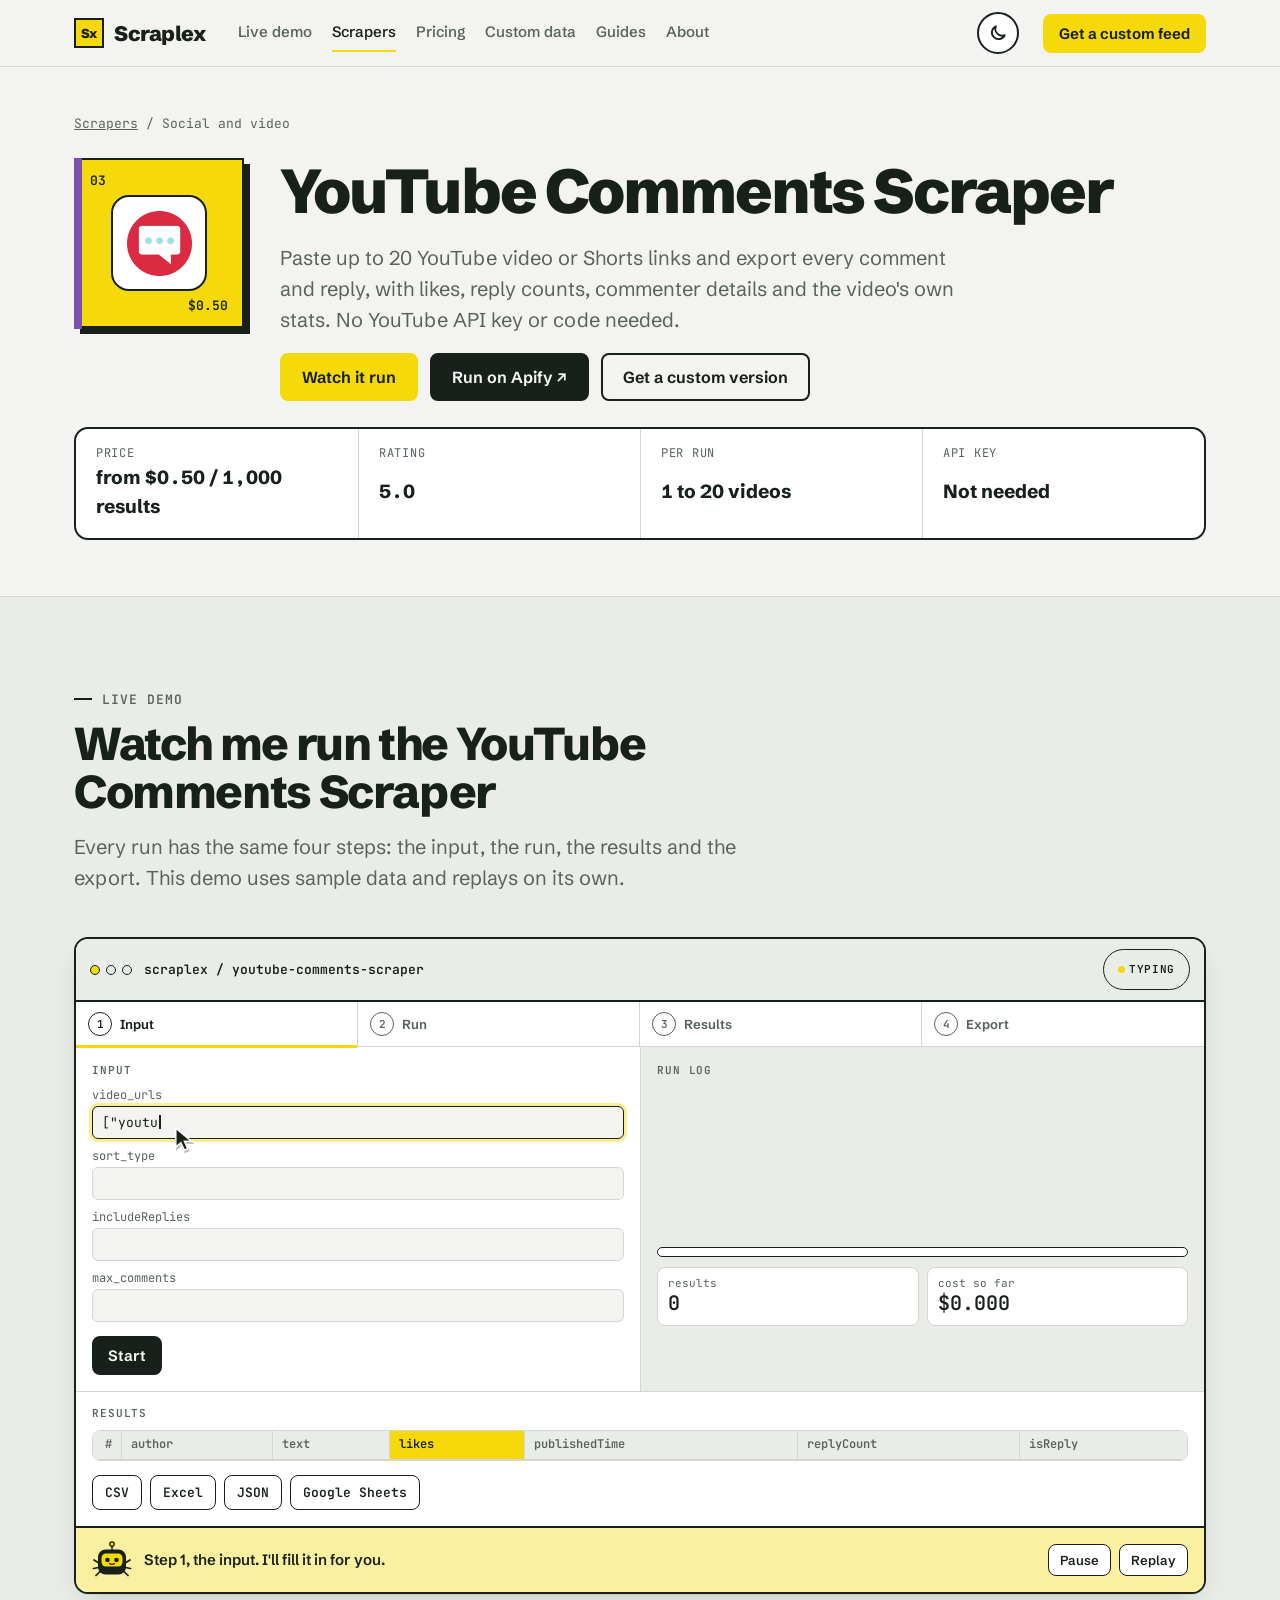
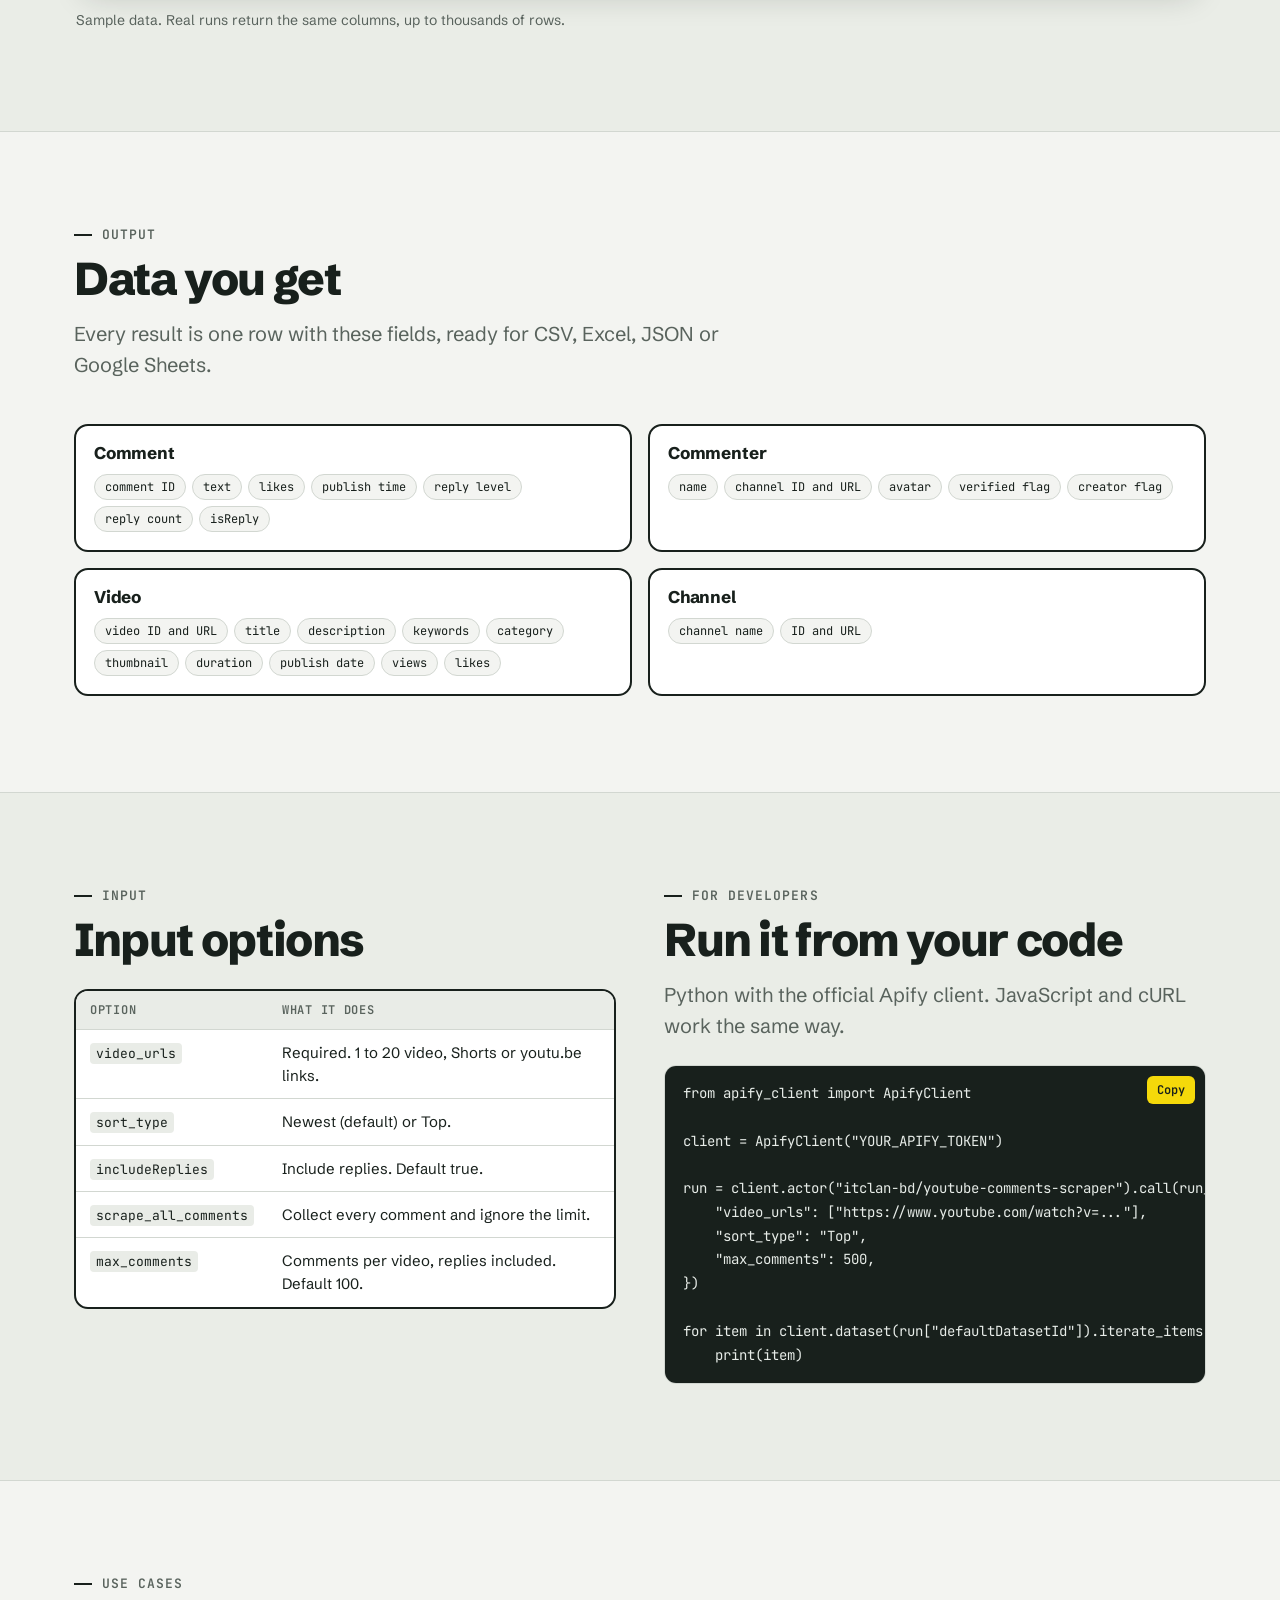
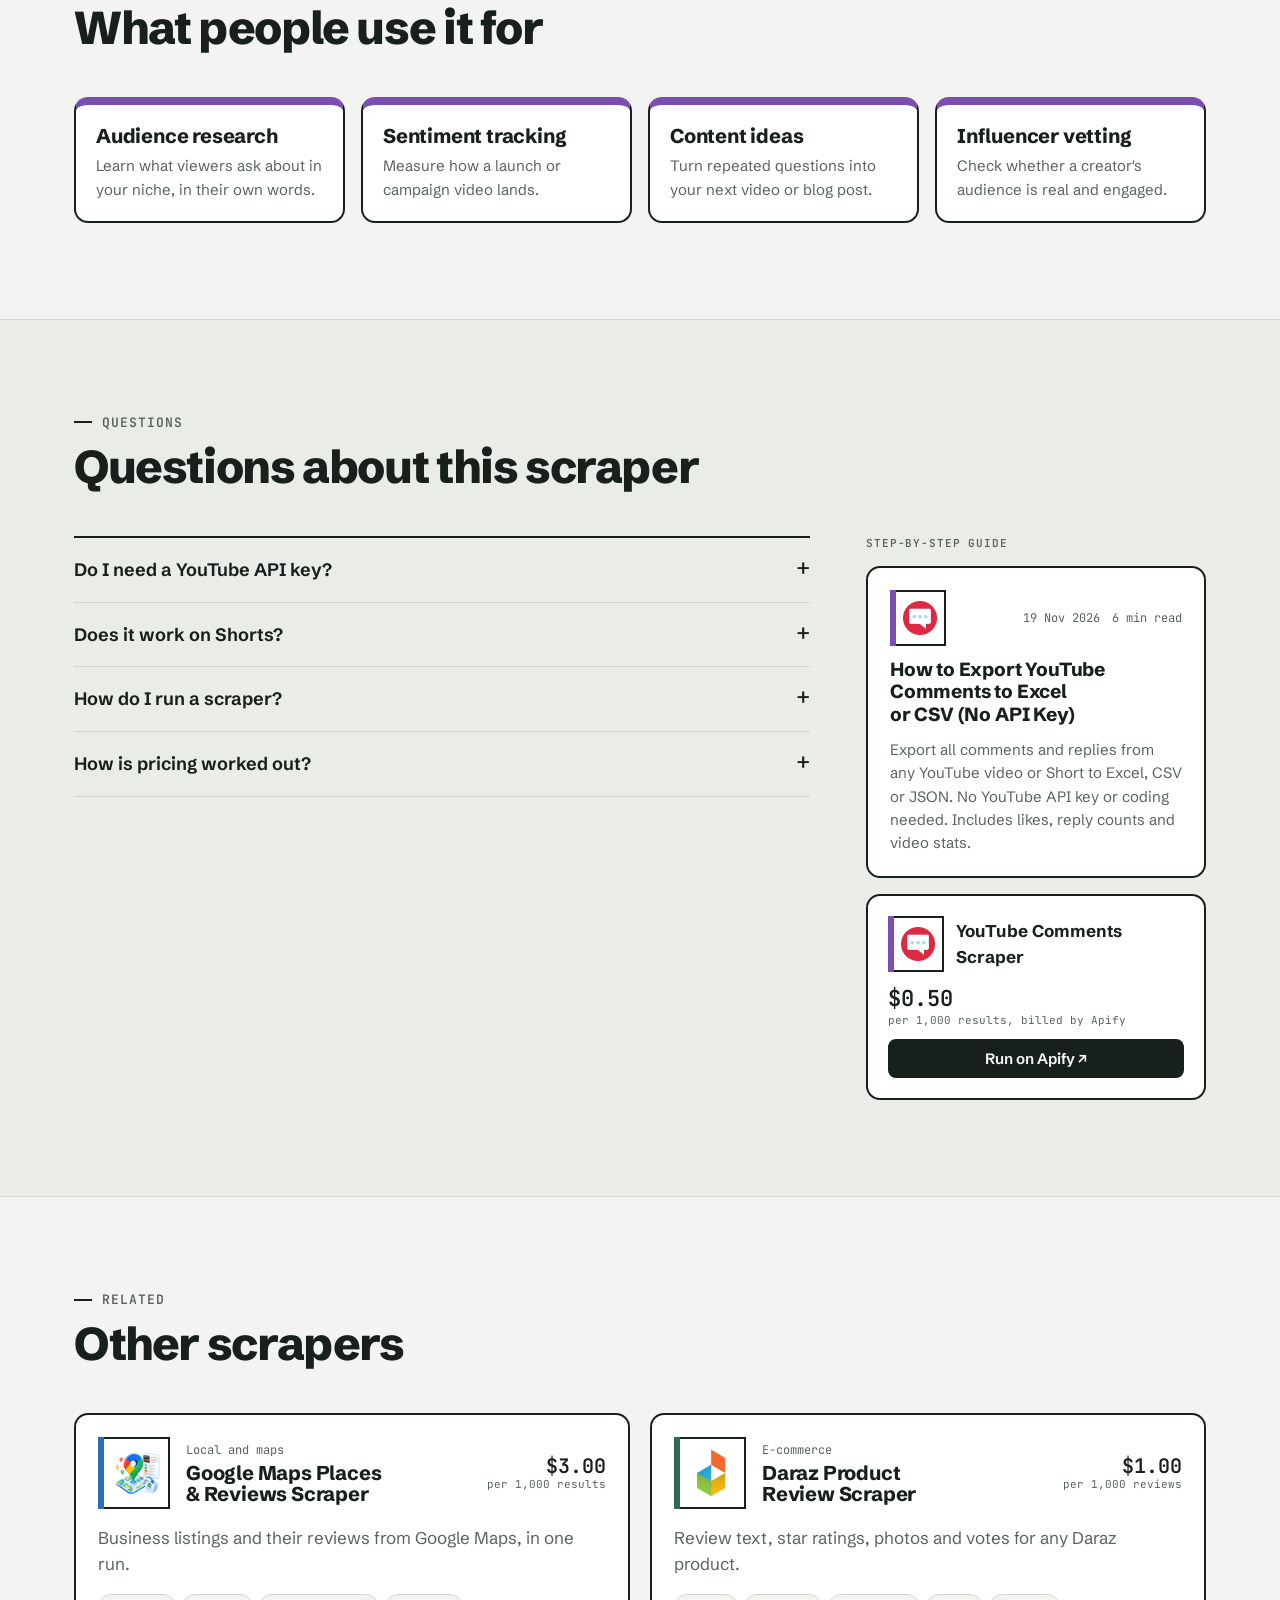
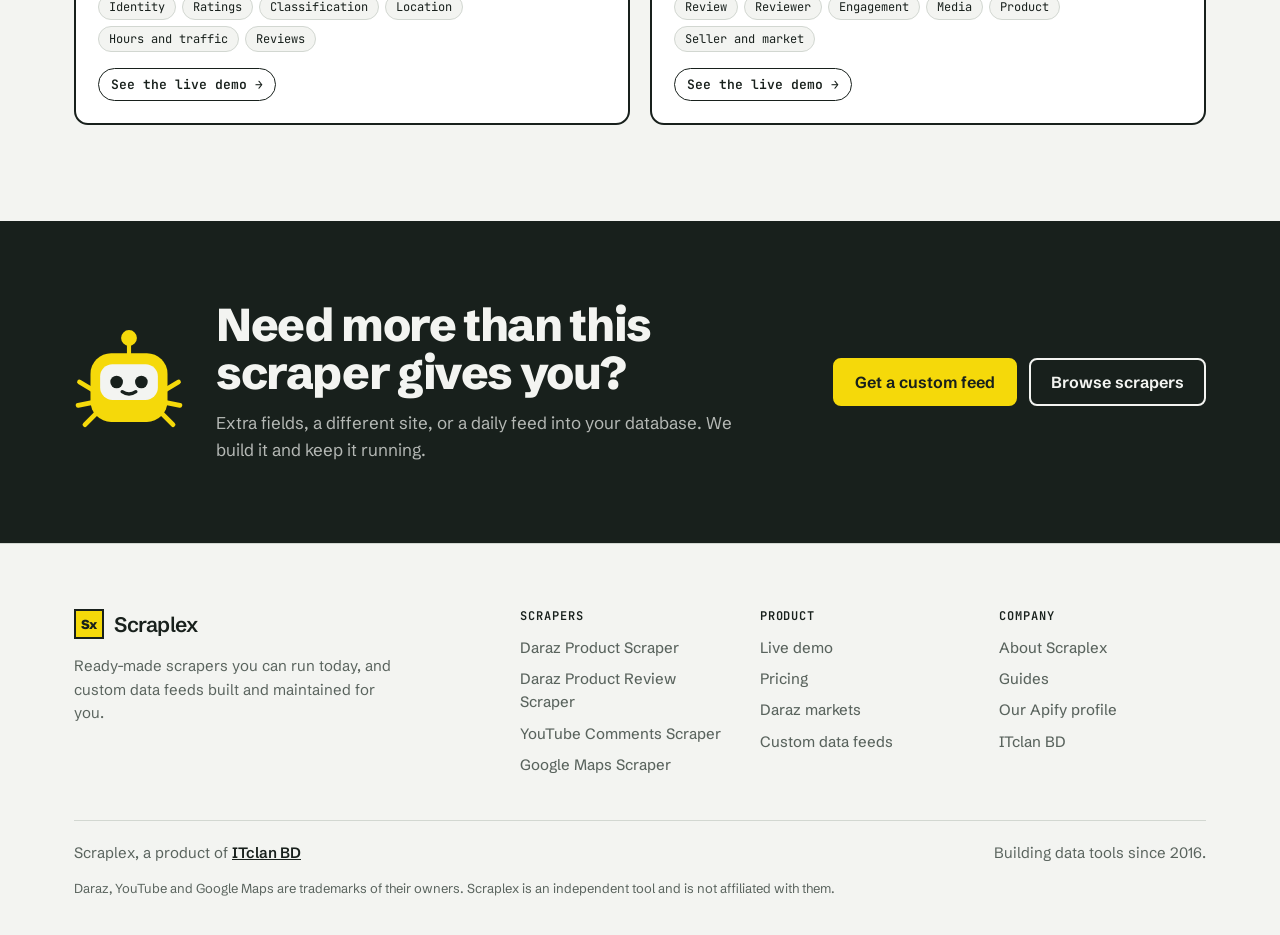
<file: scrapers/youtube-comments-scraper/index.html>
<!doctype html>
<html lang="en">
<head>
<meta charset="utf-8">
<meta name="viewport" content="width=device-width, initial-scale=1, viewport-fit=cover">
<title>YouTube Comments Scraper | Scraplex</title>
<meta name="description" content="Comments and replies from any video or Short, with video and channel details. $0.50 per 1,000 results.">
<meta property="og:site_name" content="Scraplex">
<meta property="og:title" content="YouTube Comments Scraper | Scraplex">
<meta property="og:description" content="Comments and replies from any video or Short, with video and channel details. $0.50 per 1,000 results.">
<meta property="og:type" content="website">
<meta name="twitter:card" content="summary">
<script>(function(){var u=location.origin+"/scrapers/youtube-comments-scraper";var l=document.createElement("link");l.rel="canonical";l.href=u;document.head.appendChild(l);var m=document.createElement("meta");m.setAttribute("property","og:url");m.content=u;document.head.appendChild(m)})()</script>
<script>try{var t=localStorage.getItem("theme");if(t==="dark"||t==="light")document.documentElement.setAttribute("data-theme",t)}catch(e){}</script>
<meta name="google-site-verification" content="PK_tRd7WuOCUDdievt8qqOQf_zm58DncDW0Tk0uQbTg"/>
<link rel="icon" href="/assets/favicon.svg" type="image/svg+xml">
<link rel="preconnect" href="https://fonts.googleapis.com">
<link rel="preconnect" href="https://fonts.gstatic.com" crossorigin>
<link href="https://fonts.googleapis.com/css2?family=Schibsted+Grotesk:wght@400..900&family=JetBrains+Mono:wght@400;600&display=swap" rel="stylesheet">
<link rel="stylesheet" href="/assets/site.css">
<script type="application/ld+json">{"@context": "https://schema.org", "@type": "SoftwareApplication", "name": "YouTube Comments Scraper", "applicationCategory": "BusinessApplication", "operatingSystem": "Web", "description": "Paste up to 20 YouTube video or Shorts links and export every comment and reply, with likes, reply counts, commenter details and the video's own stats. No YouTube API key or code needed.", "offers": {"@type": "Offer", "price": "0.50", "priceCurrency": "USD"}, "publisher": {"@type": "Organization", "name": "ITclan BD"}}</script>
<script type="application/ld+json">{"@context": "https://schema.org", "@type": "FAQPage", "mainEntity": [{"@type": "Question", "name": "Do I need a YouTube API key?", "acceptedAnswer": {"@type": "Answer", "text": "No. Paste the video links and run it."}}, {"@type": "Question", "name": "Does it work on Shorts?", "acceptedAnswer": {"@type": "Answer", "text": "Yes. Shorts links and youtu.be short links both work."}}, {"@type": "Question", "name": "How do I run a scraper?", "acceptedAnswer": {"@type": "Answer", "text": "Open the scraper on Apify, create a free Apify account, fill in the input and press Start. Results export to CSV, JSON, Excel or Google Sheets, or come back through the Apify API."}}, {"@type": "Question", "name": "How is pricing worked out?", "acceptedAnswer": {"@type": "Answer", "text": "You pay per result on Apify, at the price shown on each scraper. Apify bills you directly. Custom feeds are quoted per project."}}]}</script>
</head>
<body data-tip="Want this data delivered on a schedule instead? We can run it for you." data-tip-href="/custom#quote" data-tip-label="Get a custom version">
<header class="site-head">
  <div class="wrap">
    <a class="brand" href="/" aria-label="Scraplex home"><span class="brand-mark">Sx</span>Scraplex</a>
    <nav class="nav" id="site-nav" aria-label="Main">
      <a href="/#demo" data-nav="demo">Live demo</a>
      <a href="/scrapers" data-nav="scrapers" aria-current="page">Scrapers</a>
      <a href="/#pricing" data-nav="pricing">Pricing</a>
      <a href="/custom" data-nav="custom">Custom data</a>
      <a href="/guides" data-nav="guides">Guides</a>
      <a href="/about" data-nav="about">About</a>
    </nav>
    <button class="theme-btn" type="button" aria-label="Switch theme"><svg class="i-moon" viewBox="0 0 24 24" fill="none" stroke="currentColor" stroke-width="2.2" stroke-linecap="round" stroke-linejoin="round" aria-hidden="true"><path d="M20 14.5A8 8 0 0 1 9.5 4a8 8 0 1 0 10.5 10.5z"/></svg><svg class="i-sun" viewBox="0 0 24 24" fill="none" stroke="currentColor" stroke-width="2.2" stroke-linecap="round" aria-hidden="true"><circle cx="12" cy="12" r="4.2"/><path d="M12 2.5v2.2M12 19.3v2.2M2.5 12h2.2M19.3 12h2.2M5.3 5.3l1.6 1.6M17.1 17.1l1.6 1.6M5.3 18.7l1.6-1.6M17.1 6.9l1.6-1.6"/></svg></button>
    <button class="menu-btn" type="button" aria-expanded="false" aria-controls="site-nav"><span><i></i><i></i><i></i></span>Menu</button>
    <a class="btn btn-mark btn-sm head-cta" href="/custom">Get a custom feed</a>
  </div>
</header>

<main>
<section class="page-hero sp-hero">
  <div class="wrap">
    <nav class="crumbs" aria-label="Breadcrumb"><a href="/scrapers">Scrapers</a><span>/</span><span>Social and video</span></nav>
    <div class="sp-head">
      <div class="sp-tile cat-social"><span class="sp-no">03</span><span class="sp-icon"><img src="/assets/icons/youtube-comments-scraper.webp" alt="YouTube Comments Scraper icon" width="96" height="96"></span><span class="sp-price">$0.50</span></div>
      <div class="sp-intro">
        <h1>YouTube Comments Scraper</h1>
        <p class="lede">Paste up to 20 YouTube video or Shorts links and export every comment and reply, with likes, reply counts, commenter details and the video&#x27;s own stats. No YouTube API key or code needed.</p>
        <div class="btn-row"><a class="btn btn-mark" href="#demo">Watch it run</a><a class="btn btn-ink" href="https://apify.com/itclan-bd/youtube-comments-scraper" target="_blank" rel="noopener">Run on Apify ↗</a><a class="btn" href="/custom#quote">Get a custom version</a></div>
      </div>
    </div>
    <div class="facts"><div class="fact"><span>Price</span><b>from $0.50 / 1,000 results</b></div><div class="fact"><span>Rating</span><b>5.0</b></div><div class="fact"><span>Per run</span><b>1 to 20 videos</b></div><div class="fact"><span>API key</span><b>Not needed</b></div></div>
  </div>
</section>

<section class="section" id="demo">
  <div class="wrap">
    <div class="section-head">
      <span class="eyebrow">Live demo</span>
      <h2>Watch me run the YouTube Comments Scraper</h2>
      <p class="lede">Every run has the same four steps: the input, the run, the results and the export. This demo uses sample data and replays on its own.</p>
    </div>
    <div class="console" id="console"></div>
    <p class="picker-note" style="margin-top:12px">Sample data. Real runs return the same columns, up to thousands of rows.</p>
  </div>
</section>

<section class="section">
  <div class="wrap">
    <div class="section-head"><span class="eyebrow">Output</span><h2>Data you get</h2><p class="lede">Every result is one row with these fields, ready for CSV, Excel, JSON or Google Sheets.</p></div>
    <div class="fgroups fg-2"><div class="fgroup"><h3>Comment</h3><div class="chips"><span class=chip>comment ID</span><span class=chip>text</span><span class=chip>likes</span><span class=chip>publish time</span><span class=chip>reply level</span><span class=chip>reply count</span><span class=chip>isReply</span></div></div><div class="fgroup"><h3>Commenter</h3><div class="chips"><span class=chip>name</span><span class=chip>channel ID and URL</span><span class=chip>avatar</span><span class=chip>verified flag</span><span class=chip>creator flag</span></div></div><div class="fgroup"><h3>Video</h3><div class="chips"><span class=chip>video ID and URL</span><span class=chip>title</span><span class=chip>description</span><span class=chip>keywords</span><span class=chip>category</span><span class=chip>thumbnail</span><span class=chip>duration</span><span class=chip>publish date</span><span class=chip>views</span><span class=chip>likes</span></div></div><div class="fgroup"><h3>Channel</h3><div class="chips"><span class=chip>channel name</span><span class=chip>ID and URL</span></div></div></div>
  </div>
</section>

<section class="section">
  <div class="wrap sp-split">
    <div>
      <div class="section-head"><span class="eyebrow">Input</span><h2>Input options</h2></div>
      <div class="itable"><table><thead><tr><th>Option</th><th>What it does</th></tr></thead><tbody><tr><td><code>video_urls</code></td><td>Required. 1 to 20 video, Shorts or youtu.be links.</td></tr><tr><td><code>sort_type</code></td><td>Newest (default) or Top.</td></tr><tr><td><code>includeReplies</code></td><td>Include replies. Default true.</td></tr><tr><td><code>scrape_all_comments</code></td><td>Collect every comment and ignore the limit.</td></tr><tr><td><code>max_comments</code></td><td>Comments per video, replies included. Default 100.</td></tr></tbody></table></div>
    </div>
    <div>
      <div class="section-head"><span class="eyebrow">For developers</span><h2>Run it from your code</h2><p class="lede">Python with the official Apify client. JavaScript and cURL work the same way.</p></div>
      <div class="code code-copy"><button type="button" class="copy-btn" data-copy="py-code">Copy</button><pre id="py-code">from apify_client import ApifyClient

client = ApifyClient(&quot;YOUR_APIFY_TOKEN&quot;)

run = client.actor(&quot;itclan-bd/youtube-comments-scraper&quot;).call(run_input={
    &quot;video_urls&quot;: [&quot;https://www.youtube.com/watch?v=...&quot;],
    &quot;sort_type&quot;: &quot;Top&quot;,
    &quot;max_comments&quot;: 500,
})

for item in client.dataset(run[&quot;defaultDatasetId&quot;]).iterate_items():
    print(item)</pre></div>
    </div>
  </div>
</section>

<section class="section">
  <div class="wrap">
    <div class="section-head"><span class="eyebrow">Use cases</span><h2>What people use it for</h2></div>
    <div class="use-cards cat-social"><div class="use-card"><h3>Audience research</h3><p>Learn what viewers ask about in your niche, in their own words.</p></div><div class="use-card"><h3>Sentiment tracking</h3><p>Measure how a launch or campaign video lands.</p></div><div class="use-card"><h3>Content ideas</h3><p>Turn repeated questions into your next video or blog post.</p></div><div class="use-card"><h3>Influencer vetting</h3><p>Check whether a creator&#x27;s audience is real and engaged.</p></div></div>
  </div>
</section>

<section class="section">
  <div class="wrap">
    <div class="section-head"><span class="eyebrow">Questions</span><h2>Questions about this scraper</h2></div>
    <div class="faq-wrap">
      <div class="faq-list"><details><summary>Do I need a YouTube API key?</summary><p>No. Paste the video links and run it.</p></details><details><summary>Does it work on Shorts?</summary><p>Yes. Shorts links and youtu.be short links both work.</p></details><details><summary>How do I run a scraper?</summary><p>Open the scraper on Apify, create a free Apify account, fill in the input and press Start. Results export to CSV, JSON, Excel or Google Sheets, or come back through the Apify API.</p></details><details><summary>How is pricing worked out?</summary><p>You pay per result on Apify, at the price shown on each scraper. Apify bills you directly. Custom feeds are quoted per project.</p></details></div>
      <aside class="faq-aside">
        <span class="c-label">Step-by-step guide</span><a class="gcard" href="/guides/export-youtube-comments">
  <div class="gcard-top"><span class="gsym icon cat-social" aria-hidden="true"><img src="/assets/icons/youtube-comments-scraper.webp" alt="" width="44" height="44" loading="lazy"></span><span class="g-meta"><span>19 Nov 2026</span><span>6 min read</span></span></div>
  <h3>How to Export YouTube Comments to Excel or CSV (No API Key)</h3>
  <p>Export all comments and replies from any YouTube video or Short to Excel, CSV or JSON. No YouTube API key or coding needed. Includes likes, reply counts and video stats.</p>
</a>
        <div class="box">
          <div class="box-head"><span class="gsym icon cat-social" aria-hidden="true"><img src="/assets/icons/youtube-comments-scraper.webp" alt="" width="44" height="44" loading="lazy"></span><div><b>YouTube Comments Scraper</b></div></div>
          <div class="box-price">$0.50<span>per 1,000 results, billed by Apify</span></div>
          <a class="btn btn-ink btn-sm" href="https://apify.com/itclan-bd/youtube-comments-scraper" target="_blank" rel="noopener">Run on Apify ↗</a>
        </div>
      </aside>
    </div>
  </div>
</section>

<section class="section" style="border-bottom:0">
  <div class="wrap">
    <div class="section-head"><span class="eyebrow">Related</span><h2>Other scrapers</h2></div>
    <div class="cards"><a class="card cat-local" href="/scrapers/google-maps-scraper" data-cat="local" data-text="google maps places &amp; reviews scraper business listings and their reviews from google maps, in one run. local and maps name, address, phone, website, description rating, review count, star distribution categories, price range, claim status coordinates, plus codes, timezone opening hours, popular times rating, text, translated text, photos, dates, reviewer, owner reply, per-aspect ratings">
  <div class="card-head">
    <span class="sym icon"><img src="/assets/icons/google-maps-scraper.webp" alt="" width="60" height="60" loading="lazy"></span>
    <div><small>Local and maps</small><h3>Google Maps Places &amp; Reviews Scraper</h3></div>
    <div class="price-tag">$3.00<span>per 1,000 results</span></div>
  </div>
  <p>Business listings and their reviews from Google Maps, in one run.</p>
  <div class="chips"><span class="chip">Identity</span><span class="chip">Ratings</span><span class="chip">Classification</span><span class="chip">Location</span><span class="chip">Hours and traffic</span><span class="chip">Reviews</span></div>
  <span class="card-go">See the live demo →</span>
</a><a class="card cat-ecom" href="/scrapers/daraz-product-review-scraper" data-cat="ecom" data-text="daraz product review scraper review text, star ratings, photos and votes for any daraz product. e-commerce reviewid, reviewcontent, rating, reviewtime, boughtdate, relevancescore reviewerid, reviewername likes, upvotes, downvotes, replies images, videos productid, producttitle, producturl, productpic, productcategoryid, skuinfo sellerid, country">
  <div class="card-head">
    <span class="sym icon"><img src="/assets/icons/daraz-product-review-scraper.webp" alt="" width="60" height="60" loading="lazy"></span>
    <div><small>E-commerce</small><h3>Daraz Product Review Scraper</h3></div>
    <div class="price-tag">$1.00<span>per 1,000 reviews</span></div>
  </div>
  <p>Review text, star ratings, photos and votes for any Daraz product.</p>
  <div class="chips"><span class="chip">Review</span><span class="chip">Reviewer</span><span class="chip">Engagement</span><span class="chip">Media</span><span class="chip">Product</span><span class="chip">Seller and market</span></div>
  <span class="card-go">See the live demo →</span>
</a></div>
  </div>
</section>

<section class="band">
  <div class="wrap">
    <svg class="lex lex-float" viewBox="0 0 80 80" aria-hidden="true"></svg>
    <div><h2>Need more than this scraper gives you?</h2><p>Extra fields, a different site, or a daily feed into your database. We build it and keep it running.</p></div>
    <div class="btn-row"><a class="btn btn-mark" href="/custom">Get a custom feed</a><a class="btn " href="/#scrapers">Browse scrapers</a></div>
  </div>
</section>
</main>

<footer class="site-foot">
  <div class="wrap">
    <div class="foot-grid">
      <div class="foot-brand">
        <a class="brand" href="/"><span class="brand-mark">Sx</span>Scraplex</a>
        <p class="muted">Ready-made scrapers you can run today, and custom data feeds built and maintained for you.</p>
      </div>
      <div><h4>Scrapers</h4><ul><li><a href="/scrapers/daraz-product-scraper">Daraz Product Scraper</a></li><li><a href="/scrapers/daraz-product-review-scraper">Daraz Product Review Scraper</a></li><li><a href="/scrapers/youtube-comments-scraper">YouTube Comments Scraper</a></li><li><a href="/scrapers/google-maps-scraper">Google Maps Scraper</a></li></ul></div>
      <div><h4>Product</h4><ul><li><a href="/#demo">Live demo</a></li><li><a href="/#pricing">Pricing</a></li><li><a href="/#markets">Daraz markets</a></li><li><a href="/custom">Custom data feeds</a></li></ul></div>
      <div><h4>Company</h4><ul><li><a href="/about">About Scraplex</a></li><li><a href="/guides">Guides</a></li><li><a href="https://apify.com/itclan-bd" target="_blank" rel="noopener">Our Apify profile</a></li><li><a href="https://itclanbd.com" target="_blank" rel="noopener">ITclan BD</a></li></ul></div>
    </div>
    <div class="foot-base">
      <span>Scraplex, a product of <a href="https://itclanbd.com" target="_blank" rel="noopener">ITclan BD</a></span>
      <span>Building data tools since 2016.</span>
    </div>
    <p class="foot-note">Daraz, YouTube and Google Maps are trademarks of their owners. Scraplex is an independent tool and is not affiliated with them.</p>
  </div>
</footer>

<div class="dock off" id="dock" aria-live="polite">
  <div class="say" id="dock-say"><span id="dock-text"></span><br><span id="dock-act"></span><button class="dock-x" id="dock-x" type="button" aria-label="Hide Lex's tips">×</button></div>
  <button class="dock-bot" id="dock-bot" type="button" aria-label="Show Lex's tips"><svg class="lex" viewBox="0 0 80 80" aria-hidden="true"></svg></button>
</div>

<script src="/assets/lex.js"></script>
<script src="/assets/demo.js"></script>
<script>
ScraplexDemo.mount(document.getElementById("console"), { slug: "youtube-comments-scraper", section: document.getElementById("demo"), loop: true });
document.addEventListener("click", ev => {
  const b = ev.target.closest("[data-copy]"); if (!b) return;
  const text = document.getElementById(b.dataset.copy).textContent;
  const done = ok => { b.textContent = ok ? "Copied" : "Select and copy"; setTimeout(() => b.textContent = "Copy", 1600); };
  try { navigator.clipboard.writeText(text).then(() => done(true), () => done(false)); } catch (err) { done(false); }
});
</script>
</body>
</html>
</file>
<file: assets/site.css>
/* Layout idea: a guided tour. Lex, a small crawler bot, narrates every section; each feature is shown as a live, looping demo instead of a screenshot. Brand kept from Scraplex: field-green ink, highlighter yellow, catalog tiles. */
:root {
  --paper: #F3F4F1;
  --surface: #FFFFFF;
  --sunk: #E9ECE7;
  --ink: #18201C;
  --muted: #59635D;
  --line: #D2D7D1;
  --mark: #F5D90A;
  --mark-soft: #FBF0A0;
  --on-mark: #18201C;
  --green: #2D6A4F;
  --purple: #7A4FB0;
  --blue: #2F6FB0;
  --ok: #2D6A4F;
  --warn: #B3261E;
  --warn-soft: #FBE4E1;
  --bot: #18201C;
  --bot-eye: #18201C;
  --icon-bg: #FFFFFF;
  --tint: #EAEDE7;
  --code-bg: #18201C;
  --code-fg: #E7ECE8;
  --shadow: 0 1px 0 rgba(24,32,28,.06), 0 12px 32px -12px rgba(24,32,28,.22);
  --font: "Schibsted Grotesk", "Helvetica Neue", Arial, sans-serif;
  --mono: "JetBrains Mono", ui-monospace, "SFMono-Regular", Menlo, Consolas, monospace;
  --wrap: 1180px;
}
@media (prefers-color-scheme: dark) {
  :root:not([data-theme="light"]) {
    --paper: #121815; --surface: #1A221E; --sunk: #222C27; --ink: #E7ECE8; --muted: #9AA59F;
    --line: #2F3934; --mark: #E6CB00; --mark-soft: #4A4314; --on-mark: #121815; --green: #74C79D;
    --purple: #B596E0; --blue: #7FB0E6; --ok: #74C79D; --warn: #F2948C; --warn-soft: #3A1F1C; --bot: #E7ECE8; --bot-eye: #121815; --code-bg: #0B100D; --code-fg: #E7ECE8; --tint: #172019;
    --shadow: 0 1px 0 rgba(0,0,0,.3), 0 14px 36px -12px rgba(0,0,0,.6);
    color-scheme: dark;
  }
}
:root[data-theme="dark"] {
  --paper: #121815; --surface: #1A221E; --sunk: #222C27; --ink: #E7ECE8; --muted: #9AA59F;
  --line: #2F3934; --mark: #E6CB00; --mark-soft: #4A4314; --on-mark: #121815; --green: #74C79D;
  --purple: #B596E0; --blue: #7FB0E6; --ok: #74C79D; --warn: #F2948C; --warn-soft: #3A1F1C; --bot: #E7ECE8; --bot-eye: #121815; --code-bg: #0B100D; --code-fg: #E7ECE8; --tint: #172019;
  --shadow: 0 1px 0 rgba(0,0,0,.3), 0 14px 36px -12px rgba(0,0,0,.6);
  color-scheme: dark;
}

* { box-sizing: border-box; }
[hidden] { display: none !important; }
img, svg { max-width: 100%; }
html { scroll-behavior: smooth; }
body { margin: 0; background: var(--paper); color: var(--ink); font-family: var(--font); font-size: 17px; line-height: 1.55; -webkit-font-smoothing: antialiased; }
body::before { content: ""; position: fixed; inset: 0 0 auto; height: env(safe-area-inset-top, 0px); z-index: 30; background: var(--paper); }
a { color: inherit; }
h1, h2, h3 { margin: 0; line-height: 1.06; text-wrap: balance; }
h1 { font-size: clamp(40px, 5.6vw, 70px); font-weight: 850; letter-spacing: -0.035em; }
h2 { font-size: clamp(30px, 3.6vw, 46px); font-weight: 800; letter-spacing: -0.03em; }
h3 { font-size: 20px; font-weight: 750; letter-spacing: -0.01em; }
p { margin: 0; }
button { font: inherit; color: inherit; }
:focus-visible { outline: 3px solid var(--mark); outline-offset: 2px; }
.wrap { max-width: var(--wrap); margin: 0 auto; padding-left: max(24px, env(safe-area-inset-left, 0px)); padding-right: max(24px, env(safe-area-inset-right, 0px)); }
.lede { font-size: 20px; color: var(--muted); max-width: 58ch; }
.muted { color: var(--muted); }
.mono { font-family: var(--mono); }
.num { font-variant-numeric: tabular-nums; }
.hl { background: linear-gradient(transparent 58%, var(--mark) 58%, var(--mark) 92%, transparent 92%); padding: 0 .08em; }
.eyebrow { font: 600 13px/1 var(--mono); letter-spacing: .08em; text-transform: uppercase; color: var(--muted); display: inline-flex; gap: 10px; align-items: center; }
.eyebrow::before { content: ""; width: 18px; height: 2px; background: var(--ink); }

/* Buttons */
.btn { display: inline-flex; align-items: center; justify-content: center; gap: 8px; font: 650 16px/1 var(--font); padding: 14px 20px; border-radius: 8px; border: 2px solid var(--ink); text-decoration: none; cursor: pointer; background: transparent; color: var(--ink); transition: transform .15s ease, background .15s ease; }
.btn:hover { transform: translateY(-2px); background: var(--surface); }
.btn:active { transform: translateY(0); }
.btn-mark { background: var(--mark); border-color: var(--mark); color: var(--on-mark); }
.btn-mark:hover { background: var(--mark); box-shadow: 0 6px 0 -2px var(--ink); }
.btn-ink { background: var(--ink); color: var(--paper); }
.btn-ink:hover { background: var(--ink); }
.btn-sm { padding: 10px 14px; font-size: 15px; }
.btn-row { display: flex; flex-wrap: wrap; gap: 12px; }

/* Header */
.site-head { position: sticky; top: env(safe-area-inset-top, 0px); z-index: 20; background: color-mix(in srgb, var(--paper) 88%, transparent); backdrop-filter: blur(10px); border-bottom: 1px solid var(--line); }
.site-head .wrap { display: flex; align-items: center; gap: 24px; height: 66px; }
.brand { display: flex; align-items: center; gap: 10px; text-decoration: none; font-weight: 850; font-size: 21px; letter-spacing: -0.02em; }
.brand-mark { width: 30px; height: 30px; border: 2px solid var(--ink); display: grid; place-items: center; font-size: 13px; font-weight: 850; background: var(--mark); color: var(--on-mark); }
.nav { display: flex; gap: 20px; margin-left: 8px; }
.nav a { text-decoration: none; font-weight: 550; font-size: 15px; color: var(--muted); padding: 6px 0; border-bottom: 2px solid transparent; transition: color .15s; }
.nav a:hover { color: var(--ink); }
.nav a[aria-current="true"] { color: var(--ink); border-bottom-color: var(--mark); }
.head-cta { margin-left: 0; }

/* Lex the bot */
.lex { display: block; overflow: visible; }
.lex .lex-body { fill: var(--bot); }
.lex .lex-screen { fill: var(--mark); }
.lex .lex-eye { fill: var(--bot-eye); }
.lex .lex-smile { stroke: var(--bot-eye); }
.lex .lex-leg { stroke: var(--bot); }
.lex .lex-bulb { fill: var(--mark); stroke: var(--bot); }
.lex .lex-ant { stroke: var(--bot); }
.lex-eyes { transform: translate(calc(var(--ex, 0) * 1px), calc(var(--ey, 0) * 1px)); transition: transform .12s ease-out; }
.lex-blink { transform-box: fill-box; transform-origin: center; animation: blink 5.5s infinite; }
.lex-leg { transform-box: fill-box; transform-origin: center; }
.lex.working .lex-leg { animation: wiggle .28s ease-in-out infinite alternate; }
.lex.working .lex-leg:nth-child(even) { animation-delay: .14s; }
.lex.working .lex-bulb { animation: bulb .5s ease-in-out infinite alternate; }
.lex-float { animation: float 4s ease-in-out infinite; }
@keyframes blink { 0%, 92%, 100% { transform: scaleY(1); } 95% { transform: scaleY(.1); } }
@keyframes wiggle { from { transform: rotate(-14deg); } to { transform: rotate(14deg); } }
@keyframes bulb { from { opacity: 1; } to { opacity: .35; } }
@keyframes float { 0%, 100% { transform: translateY(0); } 50% { transform: translateY(-6px); } }

/* Speech bubbles */
.say { position: relative; background: var(--surface); border: 2px solid var(--ink); border-radius: 16px; padding: 12px 16px; font-weight: 550; box-shadow: 4px 4px 0 var(--ink); min-height: 50px; }
.say .caret { display: inline-block; width: 2px; height: 1em; background: var(--ink); vertical-align: -2px; margin-left: 2px; animation: caret 1s steps(1) infinite; }
@keyframes caret { 50% { opacity: 0; } }

/* Sections */
.section { padding-block: 96px; border-bottom: 1px solid var(--line); scroll-margin-top: 66px; }
.section-head { display: grid; gap: 14px; margin-bottom: 44px; max-width: 760px; }

/* Hero */
.hero { padding-block: 56px 80px; border-bottom: 1px solid var(--line); overflow: hidden; }
.hero-grid { display: grid; grid-template-columns: minmax(0, 5fr) minmax(0, 6fr); gap: 56px; align-items: center; }
.hero-copy { display: grid; gap: 26px; min-width: 0; }
.hero-talk { display: flex; gap: 14px; align-items: flex-end; }
.hero-talk .lex { width: 84px; height: 84px; flex: none; }
.hero-talk .say { flex: 1; border-bottom-left-radius: 4px; max-width: 420px; }
.hero-stats { display: flex; flex-wrap: wrap; gap: 10px 22px; font-size: 15px; color: var(--muted); }
.hero-stats b { color: var(--ink); font-weight: 750; }

/* Hero scene: browser + sheet */
.scene { position: relative; min-width: 0; }
.browser { background: var(--surface); border: 2px solid var(--ink); border-radius: 12px; overflow: hidden; box-shadow: var(--shadow); }
.b-bar { display: flex; align-items: center; gap: 10px; padding: 10px 12px; border-bottom: 2px solid var(--ink); background: var(--sunk); }
.b-dots { display: flex; gap: 6px; }
.b-dots i { width: 10px; height: 10px; border-radius: 50%; border: 1.5px solid var(--ink); display: block; }
.b-dots i:first-child { background: var(--mark); }
.b-url { flex: 1; min-width: 0; font: 13px var(--mono); background: var(--surface); border: 1.5px solid var(--line); border-radius: 6px; padding: 5px 10px; white-space: nowrap; overflow: hidden; text-overflow: ellipsis; color: var(--muted); }
.b-url b { color: var(--ink); font-weight: 600; }
.p-grid { display: grid; grid-template-columns: repeat(3, minmax(0, 1fr)); gap: 10px; padding: 12px; position: relative; }
.pc { border: 1.5px solid var(--line); border-radius: 8px; padding: 7px; display: grid; gap: 5px; background: var(--surface); transition: border-color .2s, transform .2s, opacity .3s; min-width: 0; }
.pc svg { width: 100%; height: auto; display: block; border-radius: 5px; }
.pc-t { font-size: 12px; line-height: 1.25; white-space: nowrap; overflow: hidden; text-overflow: ellipsis; }
.pc-row { display: flex; justify-content: space-between; align-items: baseline; gap: 4px; font-size: 11px; color: var(--muted); }
.pc-price { font: 600 13px var(--mono); color: var(--ink); }
.pc.reading { border-color: var(--ink); transform: translateY(-3px); }
.pc.done { opacity: .55; }
.reticle { position: absolute; border: 2.5px solid var(--mark); border-radius: 10px; pointer-events: none; opacity: 0; transition: all .35s cubic-bezier(.5,0,.2,1); box-shadow: 0 0 0 4px color-mix(in srgb, var(--mark) 30%, transparent); z-index: 3; }
.reticle::after { content: "reading"; position: absolute; top: -11px; left: 8px; font: 600 10px/1 var(--mono); background: var(--mark); color: var(--on-mark); padding: 3px 6px; border-radius: 4px; }
.reticle.on { opacity: 1; }
.sheet { position: relative; margin: -12px 0 0 8%; background: var(--surface); border: 2px solid var(--ink); border-radius: 10px; box-shadow: var(--shadow); overflow: hidden; z-index: 2; }
.sheet-top { display: flex; justify-content: space-between; align-items: center; gap: 10px; padding: 8px 12px; border-bottom: 1.5px solid var(--ink); background: var(--mark); color: var(--on-mark); font: 600 12px var(--mono); }
.sheet-scroll { overflow-x: auto; }
.scene .sheet-scroll { min-height: 196px; }
table.grid { border-collapse: collapse; width: 100%; font: 12px/1.3 var(--mono); font-variant-numeric: tabular-nums; }
table.grid th, table.grid td { border-bottom: 1px solid var(--line); border-right: 1px solid var(--line); padding: 6px 9px; text-align: left; white-space: nowrap; }
table.grid th { color: var(--muted); font-weight: 600; background: var(--sunk); }
table.grid th:last-child, table.grid td:last-child { border-right: 0; }
table.grid td.rn, table.grid th.rn { color: var(--muted); text-align: right; width: 28px; background: var(--sunk); }
table.grid .sel { background: color-mix(in srgb, var(--mark) 34%, transparent); }
table.grid th.sel { background: var(--mark); color: var(--on-mark); }
table.grid tr.hide { visibility: hidden; }
table.grid tr.new td { animation: flash .9s ease-out; }
@keyframes flash { from { background: var(--mark-soft); } }
.exports { display: flex; gap: 6px; flex-wrap: wrap; padding: 8px 12px; min-height: 42px; align-items: center; }
.exports span { font: 600 11px var(--mono); border: 1.5px solid var(--ink); border-radius: 999px; padding: 4px 9px; opacity: 0; transform: translateY(6px) scale(.9); transition: all .3s cubic-bezier(.3,1.6,.5,1); }
.exports.on span { opacity: 1; transform: none; }
.exports.on span:nth-child(2) { transition-delay: .08s; } .exports.on span:nth-child(3) { transition-delay: .16s; } .exports.on span:nth-child(4) { transition-delay: .24s; }
.fly { position: absolute; left: 0; top: 0; z-index: 5; pointer-events: none; font: 600 12px var(--mono); background: var(--mark); color: var(--on-mark); border: 1.5px solid var(--ink); border-radius: 6px; padding: 3px 7px; white-space: nowrap; }

/* Demo studio */
.studio { display: grid; grid-template-columns: 260px minmax(0, 1fr); gap: 28px; align-items: start; }
.picker { display: grid; gap: 12px; }
.pick { position: relative; display: grid; grid-template-columns: 58px minmax(0, 1fr); gap: 12px; align-items: center; text-align: left; padding: 10px 12px 10px 10px; border: 2px solid var(--line); border-radius: 12px; background: var(--surface); cursor: pointer; transition: border-color .15s, transform .15s, box-shadow .15s; }
.pick:hover { border-color: var(--ink); transform: translateX(3px); }
.pick[aria-pressed="true"] { border-color: var(--ink); box-shadow: 4px 4px 0 var(--ink); }
.pick[aria-pressed="true"] .sym { background: var(--mark); color: var(--on-mark); }
.pick b { display: block; font-size: 15px; line-height: 1.2; }
.pick small { display: block; font: 12px var(--mono); color: var(--muted); margin-top: 3px; }
.sym { position: relative; width: 58px; height: 58px; border: 2px solid var(--ink); display: grid; place-items: center; font-weight: 850; font-size: 24px; letter-spacing: -.04em; background: var(--surface); color: var(--ink); }
.sym::before { content: ""; position: absolute; left: -2px; top: -2px; bottom: -2px; width: 6px; background: var(--cat); }
.sym i { position: absolute; top: 3px; right: 5px; font: 600 9px var(--mono); font-style: normal; color: currentColor; opacity: .7; }
.cat-ecom { --cat: var(--green); } .cat-social { --cat: var(--purple); } .cat-local { --cat: var(--blue); }
.picker-note { font-size: 14px; color: var(--muted); padding: 4px 2px; }

.console { position: relative; background: var(--surface); border: 2px solid var(--ink); border-radius: 14px; box-shadow: var(--shadow); overflow: hidden; min-width: 0; }
.c-bar { display: flex; align-items: center; gap: 12px; padding: 10px 14px; border-bottom: 2px solid var(--ink); background: var(--sunk); }
.c-title { font: 600 13px var(--mono); flex: 1; min-width: 0; white-space: nowrap; overflow: hidden; text-overflow: ellipsis; }
.status { font: 600 11px/1 var(--mono); text-transform: uppercase; letter-spacing: .06em; padding: 6px 9px; border-radius: 999px; border: 1.5px solid var(--ink); display: inline-flex; gap: 6px; align-items: center; white-space: nowrap; }
.status::before { content: ""; width: 7px; height: 7px; border-radius: 50%; background: var(--muted); }
.status.typing::before, .status.run::before { background: var(--mark); animation: bulb .5s infinite alternate; }
.status.done::before { background: var(--ok); }
.stepper { list-style: none; margin: 0; padding: 0; display: grid; grid-template-columns: repeat(4, 1fr); border-bottom: 1.5px solid var(--line); counter-reset: st; }
.stepper li { counter-increment: st; padding: 10px 12px; font-size: 13px; font-weight: 650; color: var(--muted); display: flex; gap: 8px; align-items: center; border-right: 1px solid var(--line); position: relative; transition: color .2s; }
.stepper li:last-child { border-right: 0; }
.stepper li::before { content: counter(st); width: 22px; height: 22px; flex: none; border-radius: 50%; border: 1.5px solid currentColor; display: grid; place-items: center; font: 600 11px var(--mono); }
.stepper li::after { content: ""; position: absolute; left: 0; bottom: -1.5px; height: 3px; width: 0; background: var(--mark); transition: width .4s ease; }
.stepper li.on { color: var(--ink); }
.stepper li.on::after { width: 100%; }
.stepper li.past { color: var(--ink); }
.stepper li.past::before { content: "✓"; background: var(--ink); color: var(--paper); border-color: var(--ink); }
.stepper li.past::after { width: 100%; background: var(--ink); }
.c-body { display: grid; grid-template-columns: minmax(0, 1fr) minmax(0, 1fr); border-bottom: 1.5px solid var(--line); }
.c-pane { padding: 16px; display: grid; gap: 10px; align-content: start; min-width: 0; }
.c-pane + .c-pane { border-left: 1.5px solid var(--line); background: var(--sunk); }
.c-label { font: 600 11px var(--mono); text-transform: uppercase; letter-spacing: .08em; color: var(--muted); }
.kv { display: grid; gap: 3px; }
.kv .k { font: 12px var(--mono); color: var(--muted); }
.kv .v { font: 13px var(--mono); border: 1.5px solid var(--line); border-radius: 6px; padding: 7px 9px; min-height: 33px; background: var(--paper); white-space: nowrap; overflow: hidden; text-overflow: ellipsis; transition: border-color .2s; }
.kv .v.focus { border-color: var(--ink); box-shadow: 0 0 0 3px color-mix(in srgb, var(--mark) 45%, transparent); }
.kv .v.focus::after { content: ""; display: inline-block; width: 2px; height: 14px; background: var(--ink); vertical-align: -2px; margin-left: 1px; animation: caret 1s steps(1) infinite; }
.c-start { justify-self: start; margin-top: 4px; }
.c-start.pressed { transform: scale(.94); }
.log { list-style: none; margin: 0; padding: 0; display: grid; gap: 4px; font: 12.5px/1.45 var(--mono); min-height: 150px; align-content: start; }
.log li { display: flex; gap: 8px; animation: rowin .3s ease both; }
.log li::before { content: "›"; color: var(--muted); }
.log li.ok::before { content: "✓"; color: var(--ok); font-weight: 700; }
@keyframes rowin { from { opacity: 0; transform: translateY(4px); } }
.prog { height: 10px; border: 1.5px solid var(--ink); border-radius: 999px; overflow: hidden; background: var(--surface); }
.prog i { display: block; height: 100%; width: 0; background: repeating-linear-gradient(-45deg, var(--mark) 0 8px, color-mix(in srgb, var(--mark) 70%, var(--ink)) 8px 10px); transition: width .45s ease; }
.counters { display: grid; grid-template-columns: 1fr 1fr; gap: 8px; }
.counter { border: 1.5px solid var(--line); border-radius: 8px; padding: 8px 10px; background: var(--surface); }
.counter span { display: block; font: 11px var(--mono); color: var(--muted); }
.counter b { font: 600 20px var(--mono); font-variant-numeric: tabular-nums; }
.c-results { padding: 14px 16px; display: grid; gap: 10px; min-width: 0; }
.c-results .sheet-scroll { border: 1.5px solid var(--line); border-radius: 8px; max-height: 236px; overflow: auto; }
.c-results table.grid td.wrapcell { white-space: normal; min-width: 220px; }
.c-export { display: flex; gap: 8px; flex-wrap: wrap; align-items: center; padding: 0 16px 16px; }
.c-export button { font: 600 13px var(--mono); padding: 8px 12px; border: 1.5px solid var(--ink); border-radius: 8px; background: var(--surface); cursor: pointer; transition: transform .1s; }
.c-export button.pressed { transform: scale(.92); background: var(--mark); color: var(--on-mark); }
.toast { margin-left: auto; font: 600 12px var(--mono); background: var(--ink); color: var(--paper); padding: 8px 12px; border-radius: 8px; opacity: 0; transform: translateY(6px); transition: all .3s ease; }
.toast.on { opacity: 1; transform: none; }
.c-narr { display: flex; gap: 12px; align-items: center; padding: 12px 16px; border-top: 2px solid var(--ink); background: var(--mark-soft); min-height: 64px; }
.c-narr .lex { width: 40px; height: 40px; flex: none; }
.c-narr p { font-weight: 600; font-size: 15px; }
.c-ctrl { display: flex; gap: 8px; margin-left: auto; flex: none; }
.c-ctrl button { font: 600 13px var(--font); border: 1.5px solid var(--ink); background: var(--surface); border-radius: 8px; padding: 7px 11px; cursor: pointer; }
.cursor { position: absolute; left: 0; top: 0; width: 22px; height: 26px; z-index: 8; pointer-events: none; transform: translate(60%, 40%); transition: transform .65s cubic-bezier(.5,0,.2,1); filter: drop-shadow(1px 2px 0 rgba(0,0,0,.25)); }
.cursor path { fill: var(--ink); stroke: var(--surface); stroke-width: 1.5; }
.cursor::after { content: ""; position: absolute; left: -9px; top: -9px; width: 20px; height: 20px; border-radius: 50%; border: 2.5px solid var(--mark); opacity: 0; }
.cursor.click::after { animation: ring .45s ease-out; }
@keyframes ring { from { opacity: 1; transform: scale(.3); } to { opacity: 0; transform: scale(1.8); } }

/* Catalog cards */
.cards { display: grid; grid-template-columns: repeat(2, minmax(0, 1fr)); gap: 20px; }
.card { position: relative; display: grid; gap: 16px; padding: 22px; border: 2px solid var(--ink); border-radius: 14px; background: var(--surface); transition: transform .2s, box-shadow .2s; min-width: 0; }
.card:hover { transform: translateY(-4px); box-shadow: 6px 6px 0 var(--ink); }
.card-head { display: grid; grid-template-columns: 72px minmax(0, 1fr) auto; gap: 16px; align-items: center; }
.card-head .sym { width: 72px; height: 72px; font-size: 30px; }
.card:hover .sym { background: var(--mark); color: var(--on-mark); }
.card-head small { display: block; font: 12px var(--mono); color: var(--muted); margin-bottom: 4px; }
.price-tag { text-align: right; font: 600 20px var(--mono); line-height: 1.1; }
.price-tag span { display: block; font: 11px var(--mono); color: var(--muted); }
.card > p { color: var(--muted); }
.chips { display: flex; flex-wrap: wrap; gap: 6px; }
.chip { font: 12px var(--mono); border: 1.5px solid var(--line); border-radius: 999px; padding: 4px 10px; background: var(--paper); transition: all .2s; }
.card:hover .chip { border-color: var(--ink); }
.card:hover .chip:nth-child(2) { transition-delay: .04s; } .card:hover .chip:nth-child(3) { transition-delay: .08s; } .card:hover .chip:nth-child(4) { transition-delay: .12s; } .card:hover .chip:nth-child(5) { transition-delay: .16s; } .card:hover .chip:nth-child(6) { transition-delay: .2s; }
.uses { display: grid; grid-template-columns: 1fr 1fr; gap: 10px; }
.use { border-left: 3px solid var(--cat); padding: 2px 0 2px 12px; font-size: 14px; }
.use b { display: block; font-size: 15px; }
.use span { color: var(--muted); }
.card .btn-row { margin-top: 2px; }
.request { margin-top: 20px; display: flex; gap: 20px; align-items: center; justify-content: space-between; flex-wrap: wrap; border: 2px dashed var(--ink); border-radius: 14px; padding: 22px; }
.request .sym { border-style: dashed; font-weight: 400; }
.request-l { display: flex; gap: 16px; align-items: center; }

/* Markets */
.markets { display: grid; grid-template-columns: minmax(0, 1fr) minmax(0, 1fr); gap: 48px; align-items: center; }
.flags { display: grid; grid-template-columns: repeat(5, minmax(0, 1fr)); gap: 8px; margin-top: 28px; }
.flag { border: 2px solid var(--line); border-radius: 12px; padding: 12px 8px; background: var(--surface); cursor: pointer; display: grid; gap: 2px; justify-items: center; transition: all .15s; }
.flag b { font-size: 24px; font-weight: 850; letter-spacing: -.02em; }
.flag span { font: 11px var(--mono); color: var(--muted); }
.flag:hover { border-color: var(--ink); }
.flag[aria-pressed="true"] { background: var(--mark); border-color: var(--ink); color: var(--on-mark); box-shadow: 3px 3px 0 var(--ink); }
.flag[aria-pressed="true"] span { color: var(--on-mark); }
.mk-stage { display: grid; gap: 14px; min-width: 0; }
.mk-card { display: grid; grid-template-columns: 140px minmax(0, 1fr); gap: 18px; padding: 16px; align-items: center; }
.mk-card svg { width: 100%; height: auto; border-radius: 8px; display: block; }
.mk-price { font: 600 34px/1.1 var(--mono); letter-spacing: -.02em; font-variant-numeric: tabular-nums; }
.mk-old { font: 14px var(--mono); color: var(--muted); text-decoration: line-through; }
.mk-badge { display: inline-block; font: 600 12px var(--mono); background: var(--mark); color: var(--on-mark); padding: 2px 7px; border-radius: 4px; margin-left: 6px; text-decoration: none; }
.code { background: var(--code-bg); color: var(--code-fg); border: 1.5px solid var(--line); border-radius: 12px; padding: 16px 18px; font: 14px/1.7 var(--mono); overflow-x: auto; }
.code .k { opacity: .65; }
.code .v { color: var(--mark); }
.swap { display: inline-block; animation: swap .35s ease; }
@keyframes swap { from { opacity: 0; transform: translateY(-6px); } }

/* Pricing */
.calc { display: grid; grid-template-columns: minmax(0, 1fr) minmax(0, 1fr); gap: 0; border: 2px solid var(--ink); border-radius: 16px; overflow: hidden; background: var(--surface); }
.calc-l { padding: 28px; display: grid; gap: 22px; align-content: start; }
.calc-r { padding: 28px; display: grid; gap: 16px; align-content: start; background: var(--mark); color: var(--on-mark); border-left: 2px solid var(--ink); }
.seg { display: flex; flex-wrap: wrap; gap: 6px; }
.seg button { font: 600 14px var(--font); border: 1.5px solid var(--line); background: var(--paper); border-radius: 999px; padding: 8px 13px; cursor: pointer; }
.seg button[aria-pressed="true"] { border-color: var(--ink); background: var(--ink); color: var(--paper); }
.range-wrap { display: grid; gap: 10px; }
.range-wrap label { display: flex; justify-content: space-between; gap: 12px; font-weight: 650; }
.range-wrap output { font: 600 18px var(--mono); }
input[type="range"] { width: 100%; accent-color: var(--ink); height: 28px; }
.ticks { display: flex; justify-content: space-between; font: 11px var(--mono); color: var(--muted); }
.receipt { font: 14px/1.9 var(--mono); border-top: 2px dashed var(--on-mark); border-bottom: 2px dashed var(--on-mark); padding: 10px 0; }
.receipt div { display: flex; justify-content: space-between; gap: 12px; }
.big-cost { font: 600 clamp(44px, 6vw, 68px)/1 var(--mono); letter-spacing: -.04em; font-variant-numeric: tabular-nums; }
.calc-r small { font-size: 14px; opacity: .85; }
.compare { display: grid; gap: 8px; }
.cmp { display: grid; grid-template-columns: 120px minmax(0, 1fr) 76px; gap: 10px; align-items: center; font-size: 13px; }
.cmp .bar { height: 10px; border-radius: 999px; background: var(--sunk); overflow: hidden; }
.cmp .bar i { display: block; height: 100%; background: var(--cat); transition: width .4s ease; }
.cmp b { font: 600 13px var(--mono); text-align: right; }

/* Custom pipeline */
.pipe { display: grid; grid-template-columns: minmax(0, 1fr) 70px auto 70px minmax(0, 1fr); align-items: center; gap: 0; padding: 28px; border: 2px solid var(--ink); border-radius: 16px; background: var(--surface); }
.pipe-col { display: grid; gap: 8px; min-width: 0; }
.pipe-col .c-label { margin-bottom: 4px; }
.node { border: 1.5px solid var(--line); border-radius: 10px; padding: 9px 12px; font-size: 14px; font-weight: 600; background: var(--paper); display: flex; gap: 10px; align-items: center; transition: all .3s; }
.node i { width: 22px; height: 22px; border-radius: 6px; border: 1.5px solid var(--ink); flex: none; display: grid; place-items: center; font: 600 10px var(--mono); font-style: normal; background: var(--surface); }
.node.lit { border-color: var(--ink); background: var(--mark); color: var(--on-mark); transform: translateX(4px); }
.pipe-col.out .node.lit { transform: translateX(-4px); }
.flow { position: relative; height: 4px; background: repeating-linear-gradient(90deg, var(--line) 0 8px, transparent 8px 14px); }
.flow i { position: absolute; top: 50%; width: 12px; height: 12px; margin-top: -6px; border-radius: 3px; background: var(--mark); border: 1.5px solid var(--ink); animation: travel 1.8s linear infinite; }
.flow i:nth-child(2) { animation-delay: .6s; } .flow i:nth-child(3) { animation-delay: 1.2s; }
@keyframes travel { from { left: 0; opacity: 0; } 15% { opacity: 1; } 85% { opacity: 1; } to { left: calc(100% - 12px); opacity: 0; } }
.engine { display: grid; justify-items: center; gap: 8px; padding: 18px; border: 2px solid var(--ink); border-radius: 16px; background: var(--mark-soft); }
.engine .lex { width: 88px; height: 88px; }
.engine b { font-size: 15px; }
.engine small { font: 11px var(--mono); color: var(--muted); }
.steps { display: grid; grid-template-columns: repeat(5, minmax(0, 1fr)); gap: 0; margin-top: 40px; border-top: 2px solid var(--ink); }
.step { padding: 18px 18px 6px 0; display: grid; gap: 8px; align-content: start; }
.step + .step { padding-left: 18px; border-left: 1px solid var(--line); }
.step-n { font: 600 13px var(--mono); color: var(--muted); }
.step p { font-size: 15px; color: var(--muted); }
.ask { margin-top: 40px; display: grid; grid-template-columns: minmax(0, 1fr) minmax(0, 1fr); gap: 40px; align-items: start; }
.chatbox { border: 2px solid var(--ink); border-radius: 16px; background: var(--surface); padding: 18px; display: grid; gap: 12px; }
.msg { display: flex; gap: 10px; align-items: flex-end; }
.msg .lex { width: 34px; height: 34px; flex: none; }
.bub { max-width: 85%; padding: 10px 14px; border-radius: 14px; font-size: 15px; background: var(--sunk); border-bottom-left-radius: 4px; animation: rowin .3s ease both; }
.msg.me { justify-content: flex-end; }
.msg.me .bub { background: var(--ink); color: var(--paper); border-radius: 14px; border-bottom-right-radius: 4px; }
.chatbox form { display: grid; gap: 10px; }
.chatbox label { display: grid; gap: 6px; font-size: 14px; font-weight: 650; }
.chatbox input, .chatbox textarea { font: 15px var(--font); padding: 10px 12px; border: 1.5px solid var(--line); border-radius: 10px; background: var(--paper); color: var(--ink); resize: vertical; }
.chatbox input:focus, .chatbox textarea:focus { outline: none; border-color: var(--ink); }
.preview-note { font: 12px var(--mono); color: var(--muted); }

/* FAQ chat */
.faq { display: grid; grid-template-columns: minmax(0, 5fr) minmax(0, 7fr); gap: 40px; align-items: start; }
.qs { display: grid; gap: 8px; }
.q { text-align: left; padding: 12px 14px; border: 1.5px solid var(--line); border-radius: 12px; background: var(--surface); cursor: pointer; font-weight: 600; display: flex; justify-content: space-between; gap: 10px; transition: all .15s; }
.q::after { content: "Ask"; font: 600 11px var(--mono); color: var(--muted); align-self: center; }
.q:hover { border-color: var(--ink); transform: translateX(3px); }
.q.asked { opacity: .55; }
.q.asked::after { content: "Asked"; }
.thread { border: 2px solid var(--ink); border-radius: 16px; background: var(--surface); padding: 18px; display: grid; gap: 12px; align-content: start; min-height: 360px; max-height: 520px; overflow-y: auto; }
.typing { display: inline-flex; gap: 4px; padding: 14px; }
.typing i { width: 7px; height: 7px; border-radius: 50%; background: var(--muted); animation: dot 1s infinite; }
.typing i:nth-child(2) { animation-delay: .15s; } .typing i:nth-child(3) { animation-delay: .3s; }
@keyframes dot { 0%, 60%, 100% { transform: none; opacity: .4; } 30% { transform: translateY(-4px); opacity: 1; } }

/* CTA band */
.band { background: var(--ink); color: var(--paper); padding-block: 80px; }
.band .wrap { display: grid; grid-template-columns: auto minmax(0, 1fr) auto; gap: 32px; align-items: center; }
.band .lex { width: 110px; height: 110px; }
.band .lex .lex-body { fill: var(--mark); }
.band .lex .lex-screen { fill: var(--paper); }
.band .lex .lex-leg, .band .lex .lex-ant { stroke: var(--mark); }
.band .lex .lex-bulb { stroke: var(--mark); }
.band .lex .lex-eye { fill: var(--ink); }
.band .lex .lex-smile { stroke: var(--ink); }
.band p { color: color-mix(in srgb, var(--paper) 72%, transparent); margin-top: 12px; max-width: 54ch; }
.band .btn { border-color: var(--paper); color: var(--paper); }
.band .btn-mark { color: var(--on-mark); border-color: var(--mark); }
.band .btn-mark:hover { box-shadow: 0 6px 0 -2px var(--paper); }

/* Footer */
.site-foot { padding-block: 40px; font-size: 15px; color: var(--muted); }
.site-foot .wrap { display: flex; justify-content: space-between; gap: 16px; flex-wrap: wrap; }
.site-foot a { color: var(--ink); font-weight: 600; }

/* Floating guide */
.dock { position: fixed; right: calc(18px + env(safe-area-inset-right, 0px)); bottom: calc(18px + env(safe-area-inset-bottom, 0px)); z-index: 25; display: flex; gap: 10px; align-items: flex-end; pointer-events: none; transition: opacity .3s, transform .3s; }
.dock.off { opacity: 0; transform: translateY(16px); }
.dock.off * { pointer-events: none !important; }
.dock .say { pointer-events: auto; width: min(300px, calc(100vw - 120px)); font-size: 14.5px; border-bottom-right-radius: 4px; padding-right: 30px; }
.dock .say a, .dock .say button.act { display: inline-block; margin-top: 6px; font: 650 13px var(--font); color: var(--ink); background: var(--mark); border: 1.5px solid var(--ink); border-radius: 6px; padding: 4px 9px; cursor: pointer; text-decoration: none; }
.dock-x { position: absolute; top: 6px; right: 6px; width: 24px; height: 24px; border: 0; background: transparent; cursor: pointer; font-size: 18px; line-height: 1; color: var(--muted); border-radius: 6px; }
.dock-x:hover { background: var(--sunk); color: var(--ink); }
.dock-bot { pointer-events: auto; width: 64px; height: 64px; border-radius: 50%; border: 2px solid var(--ink); background: var(--surface); display: grid; place-items: center; cursor: pointer; padding: 6px; box-shadow: var(--shadow); flex: none; }
.dock-bot .lex { width: 48px; height: 48px; }
.dock.min .say { display: none; }

/* Responsive */
@media (max-width: 1020px) {
  .nav { display: none; }
  .hero-grid, .markets, .faq, .ask { grid-template-columns: 1fr; }
  .studio { grid-template-columns: 1fr; }
  .picker { grid-template-columns: repeat(2, minmax(0, 1fr)); }
  .picker-note { grid-column: 1 / -1; }
  .steps { grid-template-columns: repeat(2, minmax(0, 1fr)); }
  .step:nth-child(odd) { padding-left: 0; border-left: 0; }
  .step { border-bottom: 1px solid var(--line); padding-bottom: 16px; }
  .band .wrap { grid-template-columns: auto minmax(0, 1fr); }
  .band .btn-row { grid-column: 1 / -1; }
}
@media (max-width: 760px) {
  .wrap { padding-left: max(16px, env(safe-area-inset-left, 0px)); padding-right: max(16px, env(safe-area-inset-right, 0px)); }
  .section { padding-block: 68px; }
  .cards, .calc, .c-body, .uses { grid-template-columns: 1fr; }
  .calc-r { border-left: 0; border-top: 2px solid var(--ink); }
  .c-pane + .c-pane { border-left: 0; border-top: 1.5px solid var(--line); }
  .stepper li { font-size: 0; justify-content: center; gap: 0; padding: 10px 4px; }
  .stepper li::before { font-size: 11px; }
  .pipe { grid-template-columns: 1fr; padding: 18px; justify-items: stretch; }
  .flow { height: 44px; width: 4px; justify-self: center; background: repeating-linear-gradient(180deg, var(--line) 0 8px, transparent 8px 14px); }
  .flow i { left: 50% !important; margin-left: -6px; top: 0; margin-top: 0; animation-name: travel-v; }
  @keyframes travel-v { from { top: 0; opacity: 0; } 15% { opacity: 1; } 85% { opacity: 1; } to { top: calc(100% - 12px); opacity: 0; } }
  .engine { justify-self: center; }
  .flags { grid-template-columns: repeat(5, minmax(0, 1fr)); gap: 6px; }
  .flag { padding: 10px 2px; }
  .flag b { font-size: 18px; }
  .flag span { font-size: 9px; }
  .mk-card { grid-template-columns: 96px minmax(0, 1fr); }
  .mk-price { font-size: 26px; }
  .cmp { grid-template-columns: 92px minmax(0, 1fr) 64px; }
  .card-head { grid-template-columns: 60px minmax(0, 1fr); }
  .card-head .sym { width: 60px; height: 60px; font-size: 24px; }
  .price-tag { grid-column: 1 / -1; text-align: left; display: flex; gap: 8px; align-items: baseline; }
  .sheet { margin-left: 4%; }
  .band .wrap { grid-template-columns: 1fr; }
  .band .lex { width: 80px; height: 80px; }
  .c-narr { flex-wrap: wrap; }
  .c-ctrl { margin-left: 52px; }
}
@media (max-width: 460px) {
  .head-cta { display: none; }
  .picker { grid-template-columns: 1fr 1fr; gap: 8px; }
  .pick { grid-template-columns: 1fr; justify-items: start; padding: 10px; }
  .pick .sym { width: 46px; height: 46px; font-size: 19px; }
  .p-grid { gap: 6px; padding: 8px; }
  .pc { padding: 5px; }
  .pc-t { font-size: 10.5px; }
  .pc-row { font-size: 9.5px; }
  .pc-price { font-size: 11px; }
  .hero-talk .lex { width: 64px; height: 64px; }
  .dock-bot { width: 54px; height: 54px; }
  .dock-bot .lex { width: 40px; height: 40px; }
}
@media (prefers-reduced-motion: reduce) {
  *, *::before, *::after { animation: none !important; transition: none !important; }
  html { scroll-behavior: auto; }
}

/* ===== Shared across pages ===== */
.nav a[aria-current="page"] { color: var(--ink); border-bottom-color: var(--mark); }
.menu-btn { display: none; font: 650 15px var(--font); border: 2px solid var(--ink); background: var(--surface); color: var(--ink); border-radius: 8px; padding: 8px 12px; cursor: pointer; gap: 8px; align-items: center; }
.menu-btn span { display: grid; gap: 3px; }
.menu-btn span i { display: block; width: 16px; height: 2px; background: var(--ink); }
@media (max-width: 1020px) {
  .menu-btn { display: inline-flex; }
  .site-head.open .nav { display: grid; position: absolute; left: 0; right: 0; top: 100%; margin: 0; gap: 0; background: var(--paper); border-bottom: 2px solid var(--ink); padding: 8px max(16px, env(safe-area-inset-right, 0px)) 16px max(16px, env(safe-area-inset-left, 0px)); box-shadow: var(--shadow); }
  .site-head.open .nav a { padding: 12px 0; font-size: 17px; border-bottom: 1px solid var(--line); }
}

/* Footer */
.site-foot { padding-block: 64px 36px; border-top: 1px solid var(--line); }
.site-foot .wrap { display: block; }
.foot-grid { display: grid; grid-template-columns: 2fr 1fr 1fr 1fr; gap: 32px; }
.foot-grid h4 { margin: 0 0 12px; font-size: 14px; color: var(--ink); font: 600 12px var(--mono); text-transform: uppercase; letter-spacing: .08em; }
.foot-grid ul { list-style: none; margin: 0; padding: 0; display: grid; gap: 8px; }
.foot-grid ul a { color: var(--muted); font-weight: 450; text-decoration: none; }
.foot-grid ul a:hover { color: var(--ink); text-decoration: underline; }
.foot-brand { display: grid; gap: 14px; align-content: start; }
.foot-brand p { max-width: 36ch; }
.foot-base { margin-top: 44px; padding-top: 20px; border-top: 1px solid var(--line); display: flex; justify-content: space-between; gap: 16px; flex-wrap: wrap; }
@media (max-width: 860px) { .foot-grid { grid-template-columns: 1fr 1fr; } .foot-brand { grid-column: 1 / -1; } }

/* Quote form */
.ask-copy { display: grid; gap: 18px; align-content: start; }
.ask-copy h3 { font-size: 30px; letter-spacing: -.02em; }
.qform .two { display: grid; grid-template-columns: 1fr 1fr; gap: 10px; }
.chatbox select { font: 15px var(--font); padding: 10px 12px; border: 1.5px solid var(--line); border-radius: 10px; background: var(--paper); color: var(--ink); }
.chatbox select:focus { outline: none; border-color: var(--ink); }
.chatbox input:invalid:not(:placeholder-shown) { border-color: var(--warn); }
.msg.warn .bub { background: var(--warn-soft); border: 1.5px solid var(--warn); }
.msg.me .bub small { opacity: .75; }
@media (max-width: 460px) { .qform .two { grid-template-columns: 1fr; } }

/* Page hero for inner pages */
.page-hero { padding-block: 48px 56px; border-bottom: 1px solid var(--line); }
.page-hero .wrap { display: grid; gap: 22px; }
.page-hero h1 { font-size: clamp(38px, 5vw, 62px); }
.crumbs { font: 13px var(--mono); color: var(--muted); display: flex; gap: 8px; flex-wrap: wrap; }
.crumbs a { color: var(--muted); }
.crumbs a:hover { color: var(--ink); }

/* Lex tile used by guides */
.gsym { position: relative; width: 56px; height: 56px; flex: none; border: 2px solid var(--ink); display: grid; place-items: center; font-weight: 850; font-size: 22px; letter-spacing: -.04em; background: var(--surface); color: var(--ink); }
.gsym::before { content: ""; position: absolute; left: -2px; top: -2px; bottom: -2px; width: 6px; background: var(--cat); }

/* Guides index */
.g-filters { display: flex; flex-wrap: wrap; gap: 6px; }
.g-feature { display: grid; grid-template-columns: minmax(0, 7fr) minmax(0, 5fr); border: 2px solid var(--ink); border-radius: 16px; overflow: hidden; background: var(--surface); text-decoration: none; transition: transform .2s, box-shadow .2s; margin-bottom: 28px; }
.g-feature:hover { transform: translateY(-4px); box-shadow: 6px 6px 0 var(--ink); }
.g-feature-main { padding: 28px; display: grid; gap: 14px; align-content: start; }
.g-feature-main h2 { font-size: clamp(26px, 3vw, 36px); }
.g-feature-side { padding: 24px; background: var(--mark-soft); border-left: 2px solid var(--ink); display: grid; gap: 14px; align-content: center; }
.g-feature-side .msg .bub { background: var(--surface); max-width: 100%; }
.g-meta { font: 12px var(--mono); color: var(--muted); display: flex; gap: 12px; flex-wrap: wrap; }
.g-list { display: grid; border-top: 2px solid var(--ink); }
.g-row { display: grid; grid-template-columns: 56px minmax(0, 1fr) auto; gap: 20px; align-items: center; padding: 22px 0; border-bottom: 1px solid var(--line); text-decoration: none; transition: padding .2s; }
.g-row:hover { padding-left: 8px; }
.g-row:hover h3 { text-decoration: underline; text-decoration-color: var(--mark); text-decoration-thickness: 3px; }
.g-row h3 { font-size: 21px; }
.g-row p { color: var(--muted); margin-top: 6px; max-width: 72ch; font-size: 16px; }
.g-go { font: 600 13px var(--mono); border: 1.5px solid var(--ink); border-radius: 999px; padding: 7px 12px; white-space: nowrap; }
.g-row:hover .g-go { background: var(--mark); color: var(--on-mark); }
.g-empty { padding: 28px 0; color: var(--muted); }
@media (max-width: 760px) {
  .g-feature { grid-template-columns: 1fr; }
  .g-feature-side { border-left: 0; border-top: 2px solid var(--ink); }
  .g-row { grid-template-columns: 48px minmax(0, 1fr); gap: 14px; }
  .g-row .gsym { width: 48px; height: 48px; font-size: 18px; }
  .g-go { display: none; }
}

/* Guide article */
.read-bar { position: fixed; left: 0; right: 0; top: env(safe-area-inset-top, 0px); height: 4px; z-index: 40; pointer-events: none; }
.read-bar i { display: block; height: 100%; width: 0; background: var(--mark); }
.art-grid { display: grid; grid-template-columns: minmax(0, 1fr) 300px; gap: 56px; align-items: start; padding-block: 40px 88px; }
.art-head { display: grid; gap: 18px; padding-bottom: 28px; border-bottom: 2px solid var(--ink); margin-bottom: 32px; }
.art-head h1 { font-size: clamp(34px, 4.4vw, 54px); }
.byline { font: 13px var(--mono); color: var(--muted); display: flex; gap: 8px 18px; flex-wrap: wrap; }
.answer { display: flex; gap: 14px; align-items: flex-start; margin-bottom: 36px; }
.answer .lex { width: 64px; height: 64px; flex: none; }
.answer .say { flex: 1; border-top-left-radius: 4px; font-weight: 450; font-size: 16.5px; }
.answer .say b { display: block; font: 600 12px var(--mono); text-transform: uppercase; letter-spacing: .08em; margin-bottom: 6px; }
.prose { font-size: 18px; line-height: 1.72; max-width: 72ch; }
.prose h2 { font-size: 30px; margin: 52px 0 16px; scroll-margin-top: 90px; }
.prose h3 { font-size: 20px; margin: 28px 0 10px; }
.prose p { margin: 0 0 18px; }
.prose ul, .prose ol { margin: 0 0 22px; padding-left: 24px; display: grid; gap: 8px; }
.prose ol li::marker { font-family: var(--mono); font-weight: 600; }
.prose li::marker { color: var(--muted); }
.prose a { color: var(--green); font-weight: 650; text-decoration-thickness: 2px; text-underline-offset: 3px; }
.prose .tbl { overflow-x: auto; margin: 8px 0 26px; border: 2px solid var(--ink); border-radius: 12px; background: var(--surface); }
.prose table { border-collapse: collapse; width: 100%; font-size: 15.5px; }
.prose th, .prose td { text-align: left; padding: 10px 14px; border-bottom: 1px solid var(--line); vertical-align: top; }
.prose tr:last-child td { border-bottom: 0; }
.prose th { background: var(--sunk); font: 600 12px var(--mono); text-transform: uppercase; letter-spacing: .06em; color: var(--muted); }
.prose td:first-child { font-weight: 650; white-space: nowrap; }
.prose .code { margin: 8px 0 26px; }
.prose .code pre { margin: 0; font: inherit; white-space: pre; }
.prose code { font: 15px var(--mono); background: var(--sunk); padding: 1px 6px; border-radius: 4px; }
.prose .code code { background: none; padding: 0; color: inherit; font-size: 14px; }
.cta-inline { margin: 40px 0 8px; padding: 24px; border: 2px solid var(--ink); border-radius: 14px; background: var(--mark); color: var(--on-mark); display: grid; gap: 12px; }
.cta-inline p { opacity: .85; }
.cta-inline .btn { border-color: var(--on-mark); color: var(--on-mark); }
.cta-inline .btn-ink { background: var(--on-mark); color: var(--mark); }
.faq-list { display: grid; border-top: 2px solid var(--ink); max-width: 72ch; }
.faq-list details { border-bottom: 1px solid var(--line); }
.faq-list summary { cursor: pointer; padding: 18px 0; font-weight: 650; font-size: 18px; list-style: none; display: flex; justify-content: space-between; gap: 16px; }
.faq-list summary::-webkit-details-marker { display: none; }
.faq-list summary::after { content: "+"; font: 400 24px/1 var(--mono); transition: transform .2s; }
.faq-list details[open] summary::after { transform: rotate(45deg); }
.faq-list details p { padding: 0 0 20px; color: var(--muted); }
.aside { position: sticky; top: 92px; display: grid; gap: 16px; }
.box { border: 2px solid var(--ink); border-radius: 14px; padding: 20px; display: grid; gap: 12px; background: var(--surface); }
.box h3 { font-size: 18px; }
.box .btn { width: 100%; }
.box.hl { background: var(--mark-soft); }
.toc { list-style: none; margin: 0; padding: 0; display: grid; gap: 2px; counter-reset: toc; }
.toc li { counter-increment: toc; }
.toc a { display: grid; grid-template-columns: 26px minmax(0, 1fr); gap: 6px; text-decoration: none; color: var(--muted); font-size: 15px; padding: 6px 8px; border-radius: 8px; line-height: 1.35; }
.toc a::before { content: counter(toc, decimal-leading-zero); font: 600 11px/1.9 var(--mono); }
.toc a:hover, .toc a.on { color: var(--ink); background: var(--sunk); }
.toc a.on::before { color: var(--ink); }
.box-head { display: flex; gap: 12px; align-items: center; }
.box-price { font: 600 22px var(--mono); }
.box-price span { display: block; font: 11px var(--mono); color: var(--muted); }
.more { padding-block: 72px 88px; border-top: 1px solid var(--line); }
.guide-cards { display: grid; grid-template-columns: repeat(3, minmax(0, 1fr)); gap: 20px; }
.gcard { display: grid; gap: 12px; align-content: start; padding: 22px; border: 2px solid var(--ink); border-radius: 14px; background: var(--surface); text-decoration: none; transition: transform .2s, box-shadow .2s; min-width: 0; }
.gcard:hover { transform: translateY(-4px); box-shadow: 6px 6px 0 var(--ink); }
.gcard:hover .gsym { background: var(--mark); color: var(--on-mark); }
.gcard h3 { font-size: 19px; line-height: 1.2; }
.gcard p { color: var(--muted); font-size: 15px; }
.gcard-top { display: flex; justify-content: space-between; align-items: center; gap: 12px; }
@media (max-width: 1020px) {
  .art-grid { grid-template-columns: 1fr; gap: 32px; }
  .aside { position: static; grid-template-columns: repeat(auto-fit, minmax(240px, 1fr)); }
  .aside .box-toc { display: none; }
  .guide-cards { grid-template-columns: 1fr; }
}

/* About */
.about-hero { display: grid; grid-template-columns: minmax(0, 7fr) minmax(0, 5fr); gap: 56px; align-items: center; }
.about-hero .lede + .lede { margin-top: -6px; }
.ledger { border: 2px solid var(--ink); border-radius: 16px; background: var(--surface); overflow: hidden; box-shadow: var(--shadow); }
.ledger-top { display: flex; gap: 12px; align-items: center; padding: 14px 18px; background: var(--mark); color: var(--on-mark); border-bottom: 2px solid var(--ink); font: 600 13px var(--mono); }
.ledger-top .lex { width: 36px; height: 36px; }
.ledger dl { margin: 0; display: grid; }
.ledger dl div { display: flex; justify-content: space-between; gap: 16px; padding: 13px 18px; border-bottom: 1px solid var(--line); }
.ledger dl div:last-child { border-bottom: 0; }
.ledger dt { color: var(--muted); }
.ledger dd { margin: 0; font-weight: 700; font-variant-numeric: tabular-nums; text-align: right; }
.stats { display: grid; grid-template-columns: repeat(4, minmax(0, 1fr)); border: 2px solid var(--ink); border-radius: 16px; background: var(--surface); overflow: hidden; }
.stat { padding: 26px 24px; display: grid; gap: 6px; }
.stat + .stat { border-left: 1px solid var(--line); }
.stat b { font: 600 clamp(36px, 4.4vw, 54px)/1 var(--mono); letter-spacing: -.04em; font-variant-numeric: tabular-nums; }
.stat span { color: var(--muted); font-size: 15px; }
.stat:first-child b { background: linear-gradient(transparent 60%, var(--mark) 60%, var(--mark) 92%, transparent 92%); justify-self: start; }
.stats-note { font: 12px var(--mono); color: var(--muted); margin-top: 12px; }
.skills { display: grid; grid-template-columns: repeat(2, minmax(0, 1fr)); gap: 18px 48px; }
.skill { display: grid; gap: 8px; padding-bottom: 6px; }
.skill-top { display: flex; justify-content: space-between; align-items: baseline; gap: 12px; }
.skill-top b { font-size: 18px; }
.skill-top span { font: 600 16px var(--mono); }
.skill-bar { height: 14px; border: 2px solid var(--ink); border-radius: 999px; overflow: hidden; background: var(--surface); }
.skill-bar i { display: block; height: 100%; width: var(--w); background: repeating-linear-gradient(-45deg, var(--mark) 0 8px, color-mix(in srgb, var(--mark) 70%, var(--ink)) 8px 10px); border-right: 2px solid var(--ink); }
.skill.go .skill-bar i { animation: grow 1.3s cubic-bezier(.3,.7,.2,1) both; }
@keyframes grow { from { width: 0; } }
.skill p { color: var(--muted); font-size: 15px; }
.values { display: grid; grid-template-columns: repeat(4, minmax(0, 1fr)); gap: 16px; }
.value { border: 2px solid var(--ink); border-radius: 14px; padding: 22px; background: var(--surface); display: grid; gap: 10px; align-content: start; transition: transform .2s, box-shadow .2s, background .2s; }
.value:hover { transform: translateY(-4px); box-shadow: 6px 6px 0 var(--ink); background: var(--mark); color: var(--on-mark); }
.value:hover p { color: var(--on-mark); }
.value-ic { width: 44px; height: 44px; border: 2px solid currentColor; border-radius: 12px; display: grid; place-items: center; font: 600 18px var(--mono); }
.value p { color: var(--muted); font-size: 15px; }
.value em { font-style: normal; font-weight: 650; }
.paths2 { display: grid; grid-template-columns: 1fr 1fr; gap: 20px; }
.paths2 .box { padding: 26px; gap: 14px; }
.paths2 .box ul { margin: 0; padding-left: 20px; display: grid; gap: 6px; color: var(--muted); }
.paths2 .box .btn { width: auto; justify-self: start; }
@media (max-width: 1020px) {
  .about-hero { grid-template-columns: 1fr; }
  .values { grid-template-columns: repeat(2, minmax(0, 1fr)); }
  .stats { grid-template-columns: repeat(2, minmax(0, 1fr)); }
  .stat:nth-child(3) { border-left: 0; }
  .stat:nth-child(n+3) { border-top: 1px solid var(--line); }
}
@media (max-width: 640px) {
  .skills, .values, .paths2 { grid-template-columns: 1fr; }
  .stat { padding: 20px 16px; }
}

/* Custom data page */
.deliver { display: grid; grid-template-columns: repeat(3, minmax(0, 1fr)); gap: 14px; }
.dl { display: flex; gap: 14px; align-items: center; padding: 18px; border: 2px solid var(--ink); border-radius: 14px; background: var(--surface); transition: transform .2s, box-shadow .2s, background .2s; }
.dl:hover { transform: translateY(-3px); box-shadow: 5px 5px 0 var(--ink); background: var(--mark); color: var(--on-mark); }
.dl:hover span { color: var(--on-mark); }
.dl i { width: 44px; height: 44px; flex: none; border: 2px solid currentColor; border-radius: 10px; display: grid; place-items: center; font: 600 13px var(--mono); font-style: normal; }
.dl b { display: block; font-size: 17px; }
.dl span { color: var(--muted); font-size: 14px; }
.ticks-list { list-style: none; margin: 0; padding: 0; display: grid; gap: 10px; }
.ticks-list li { display: flex; gap: 10px; align-items: baseline; }
.ticks-list li::before { content: "✓"; flex: none; width: 22px; height: 22px; border-radius: 50%; background: var(--mark); color: var(--on-mark); border: 1.5px solid var(--ink); display: grid; place-items: center; font: 700 12px/1 var(--mono); }
.custom-teaser { margin-top: 28px; display: flex; justify-content: space-between; align-items: center; gap: 20px; flex-wrap: wrap; }
@media (max-width: 860px) { .deliver { grid-template-columns: repeat(2, minmax(0, 1fr)); } }
@media (max-width: 520px) { .deliver { grid-template-columns: 1fr; } }

/* Scraper list and scraper pages */
.sr-only { position: absolute; width: 1px; height: 1px; overflow: hidden; clip: rect(0 0 0 0); white-space: nowrap; }
a.card { text-decoration: none; color: var(--ink); }
.card-go { font: 600 13px var(--mono); justify-self: start; border: 1.5px solid var(--ink); border-radius: 999px; padding: 7px 12px; }
a.card:hover .card-go { background: var(--mark); color: var(--on-mark); }
.card-head h2 { font-size: 20px; font-weight: 750; letter-spacing: -.01em; line-height: 1.15; }
.s-tools { display: flex; flex-wrap: wrap; gap: 12px; align-items: center; }
.s-search { flex: 1 1 300px; font: 16px var(--font); padding: 12px 14px; border: 2px solid var(--ink); border-radius: 10px; background: var(--surface); color: var(--ink); }
.s-search:focus { outline: none; box-shadow: 0 0 0 3px color-mix(in srgb, var(--mark) 60%, transparent); }
.sp-hero .wrap { gap: 26px; }
.sp-head { display: grid; grid-template-columns: 170px minmax(0, 1fr); gap: 36px; align-items: start; }
.sp-tile { position: relative; aspect-ratio: 1; max-width: 100%; border: 2.5px solid var(--ink); background: var(--mark); color: var(--on-mark); display: grid; grid-template-rows: auto 1fr auto; padding: 12px 14px; box-shadow: 6px 6px 0 var(--ink); }
.sp-tile::before { content: ""; position: absolute; left: -2.5px; top: -2.5px; bottom: -2.5px; width: 8px; background: var(--cat); }
.sp-no, .sp-price { font: 600 13px var(--mono); }
.sp-price { text-align: right; }
.sp-sym { font-size: 64px; font-weight: 850; letter-spacing: -.05em; align-self: center; line-height: 1; }
.sp-intro { display: grid; gap: 18px; min-width: 0; }
.facts { display: grid; grid-template-columns: repeat(4, minmax(0, 1fr)); border: 2px solid var(--ink); border-radius: 14px; background: var(--surface); overflow: hidden; }
.fact { padding: 16px 20px; display: grid; gap: 2px; }
.fact + .fact { border-left: 1px solid var(--line); }
.fact span { font: 12px var(--mono); color: var(--muted); text-transform: uppercase; letter-spacing: .06em; }
.fact b { font-size: 19px; font-weight: 750; font-variant-numeric: tabular-nums; }
.fgroups { display: grid; grid-template-columns: repeat(3, minmax(0, 1fr)); gap: 16px; }
.fgroup { border: 2px solid var(--ink); border-radius: 14px; padding: 18px; background: var(--surface); display: grid; gap: 12px; align-content: start; transition: transform .2s, box-shadow .2s; }
.fgroup:hover { transform: translateY(-3px); box-shadow: 5px 5px 0 var(--ink); }
.fgroup:hover .chip { border-color: var(--ink); background: var(--mark-soft); }
.fgroup h3 { font-size: 17px; }
.sp-split { display: grid; grid-template-columns: minmax(0, 1fr) minmax(0, 1fr); gap: 48px; align-items: start; }
.sp-split .section-head { margin-bottom: 24px; }
.itable { overflow-x: auto; border: 2px solid var(--ink); border-radius: 14px; background: var(--surface); }
.itable table { border-collapse: collapse; width: 100%; font-size: 15px; }
.itable th, .itable td { text-align: left; padding: 11px 14px; border-bottom: 1px solid var(--line); vertical-align: top; }
.itable tr:last-child td { border-bottom: 0; }
.itable th { background: var(--sunk); font: 600 12px var(--mono); text-transform: uppercase; letter-spacing: .06em; color: var(--muted); }
.itable td:first-child { white-space: nowrap; }
.itable code { font: 13px var(--mono); background: var(--sunk); padding: 2px 6px; border-radius: 4px; }
.code-copy { position: relative; }
.code-copy pre { margin: 0; white-space: pre; font: inherit; }
.copy-btn { position: absolute; top: 10px; right: 10px; font: 600 12px var(--mono); background: var(--mark); color: var(--on-mark); border: 0; border-radius: 6px; padding: 6px 10px; cursor: pointer; }
.use-cards { display: grid; grid-template-columns: repeat(4, minmax(0, 1fr)); gap: 16px; }
.use-card { border: 2px solid var(--ink); border-radius: 14px; padding: 20px; background: var(--surface); display: grid; gap: 8px; align-content: start; border-top: 8px solid var(--cat); }
.use-card p { color: var(--muted); font-size: 15px; }
.picker-link { display: inline-block; margin-top: 8px; font-weight: 650; color: var(--ink); text-decoration-color: var(--mark); text-decoration-thickness: 3px; text-underline-offset: 3px; }
@media (max-width: 1020px) {
  .sp-split { grid-template-columns: 1fr; }
  .use-cards { grid-template-columns: repeat(2, minmax(0, 1fr)); }
  .fgroups { grid-template-columns: repeat(2, minmax(0, 1fr)); }
}
@media (max-width: 760px) {
  .sp-head { grid-template-columns: 1fr; gap: 20px; }
  .sp-tile { width: 132px; }
  .sp-sym { font-size: 48px; }
  .facts { grid-template-columns: 1fr 1fr; }
  .fact:nth-child(3) { border-left: 0; }
  .fact:nth-child(n+3) { border-top: 1px solid var(--line); }
  .fgroups, .use-cards { grid-template-columns: 1fr; }
}
@media (min-width: 1021px) { .fgroups.fg-2 { grid-template-columns: repeat(2, minmax(0, 1fr)); } }

/* Scraper icons (from the Apify actor pages). White tile in both themes so every logo reads. */
.sym.icon, .gsym.icon { background: var(--icon-bg); padding: 7px 7px 7px 11px; }
.sym.icon img, .gsym.icon img { width: 100%; height: 100%; object-fit: contain; display: block; }
.pick[aria-pressed="true"] .sym.icon, .card:hover .sym.icon, .gcard:hover .gsym.icon { background: var(--icon-bg); box-shadow: 0 0 0 3px var(--mark); }
.pick .sym.icon { transition: transform .2s; }
.pick:hover .sym.icon, .pick[aria-pressed="true"] .sym.icon { transform: rotate(-4deg) scale(1.04); }
.sp-icon { align-self: center; justify-self: center; width: 70%; aspect-ratio: 1; background: var(--icon-bg); border: 2px solid var(--ink); border-radius: 18px; padding: 10%; display: grid; place-items: center; }
.sp-icon img { width: 100%; height: 100%; object-fit: contain; display: block; }
.foot-note { margin-top: 14px; font-size: 13px; color: var(--muted); }

/* Theme switch */
.theme-btn { margin-left: auto; width: 42px; height: 42px; flex: none; display: grid; place-items: center; border: 2px solid var(--ink); border-radius: 50%; background: var(--surface); color: var(--ink); cursor: pointer; transition: transform .25s ease, background .2s; }
.theme-btn:hover { background: var(--mark); color: var(--on-mark); transform: rotate(-20deg); }
.theme-btn svg { width: 20px; height: 20px; display: block; }
.theme-btn .i-sun { display: none; }
.theme-btn.spin svg { animation: themespin .5s cubic-bezier(.3,1.5,.5,1); }
@keyframes themespin { from { transform: rotate(-120deg) scale(.4); opacity: 0; } }
@media (prefers-color-scheme: dark) {
  :root:not([data-theme="light"]) .theme-btn .i-sun { display: block; }
  :root:not([data-theme="light"]) .theme-btn .i-moon { display: none; }
}
:root[data-theme="dark"] .theme-btn .i-sun { display: block; }
:root[data-theme="dark"] .theme-btn .i-moon { display: none; }
:root[data-theme="light"] .theme-btn .i-sun { display: none; }
:root[data-theme="light"] .theme-btn .i-moon { display: block; }
html.theming, html.theming *, html.theming *::before, html.theming *::after { transition: background-color .35s ease, color .35s ease, border-color .35s ease, fill .35s ease, stroke .35s ease !important; }
@media (max-width: 460px) { .theme-btn { width: 38px; height: 38px; } }

/* ===== Spacing and rhythm pass ===== */
/* Every other full-width section sits on a soft tint, so sections read as separate bands. */
main > .section:nth-of-type(even) { background: var(--tint); }
main > .section:nth-of-type(even) .chip { background: var(--surface); }

/* Cards: content flows from the top, actions sit on the bottom edge, nothing stretches. */
.card { display: flex; flex-direction: column; }
.card > .btn-row, .card > .card-go { margin-top: auto; }
.card-go { align-self: flex-start; }
.chips { align-items: flex-start; align-content: flex-start; }
.skill { align-content: start; }
.paths2 .box { display: flex; flex-direction: column; }
.paths2 .box > .btn { margin-top: auto; }
.gcard { align-content: start; }

/* Home demo: link to the full scraper page as a pill */
.picker-note { display: grid; gap: 10px; justify-items: start; }
.picker-note br { display: none; }
.picker-link { display: inline-flex; align-items: center; gap: 6px; margin-top: 0; font: 650 13px/1.3 var(--font); text-decoration: none; color: var(--ink); border: 1.5px solid var(--ink); border-radius: 999px; padding: 8px 13px; background: var(--surface); transition: background .15s, transform .15s; }
.picker-link:hover { background: var(--mark); color: var(--on-mark); transform: translateX(3px); }

/* Home "Ask Lex": the chat box is as tall as the question list and scrolls inside */
.faq .thread { align-self: stretch; contain: size; min-height: 380px; max-height: none; }
@media (max-width: 1020px) { .faq .thread { contain: none; max-height: 480px; } }

/* FAQ with a side column (scraper and custom pages) */
.faq-wrap { display: grid; grid-template-columns: minmax(0, 1fr) 340px; gap: 56px; align-items: start; }
.faq-wrap .faq-list { max-width: none; }
.faq-aside { display: grid; gap: 16px; position: sticky; top: 92px; }
.faq-aside .box .msg .bub { background: var(--surface); max-width: 100%; }
@media (max-width: 1020px) { .faq-wrap { grid-template-columns: 1fr; gap: 32px; } .faq-aside { position: static; } }

/* Grid children never grow wider than their column (wide tables and code scroll inside instead). */
.sp-split > *, .faq-wrap > *, .art-grid > *, .about-hero > *, .hero-grid > *, .markets > *, .faq > *, .ask > *, .studio > *, .calc > *, .g-feature > * { min-width: 0; }
@media (max-width: 1020px) {
  .sp-split, .faq-wrap, .art-grid, .about-hero, .hero-grid, .markets, .faq, .ask, .studio { grid-template-columns: minmax(0, 1fr); }
}
@media (max-width: 760px) {
  .calc, .g-feature { grid-template-columns: minmax(0, 1fr); }
}
@media (max-width: 760px) {
  .itable thead { display: none; }
  .itable tr { display: grid; gap: 6px; padding: 12px 14px; border-bottom: 1px solid var(--line); }
  .itable tr:last-child { border-bottom: 0; }
  .itable td { padding: 0; border: 0; white-space: normal; }
  .itable code { word-break: break-word; }
  .prose ul, .prose ol { padding-left: 28px; }
}
</file>
